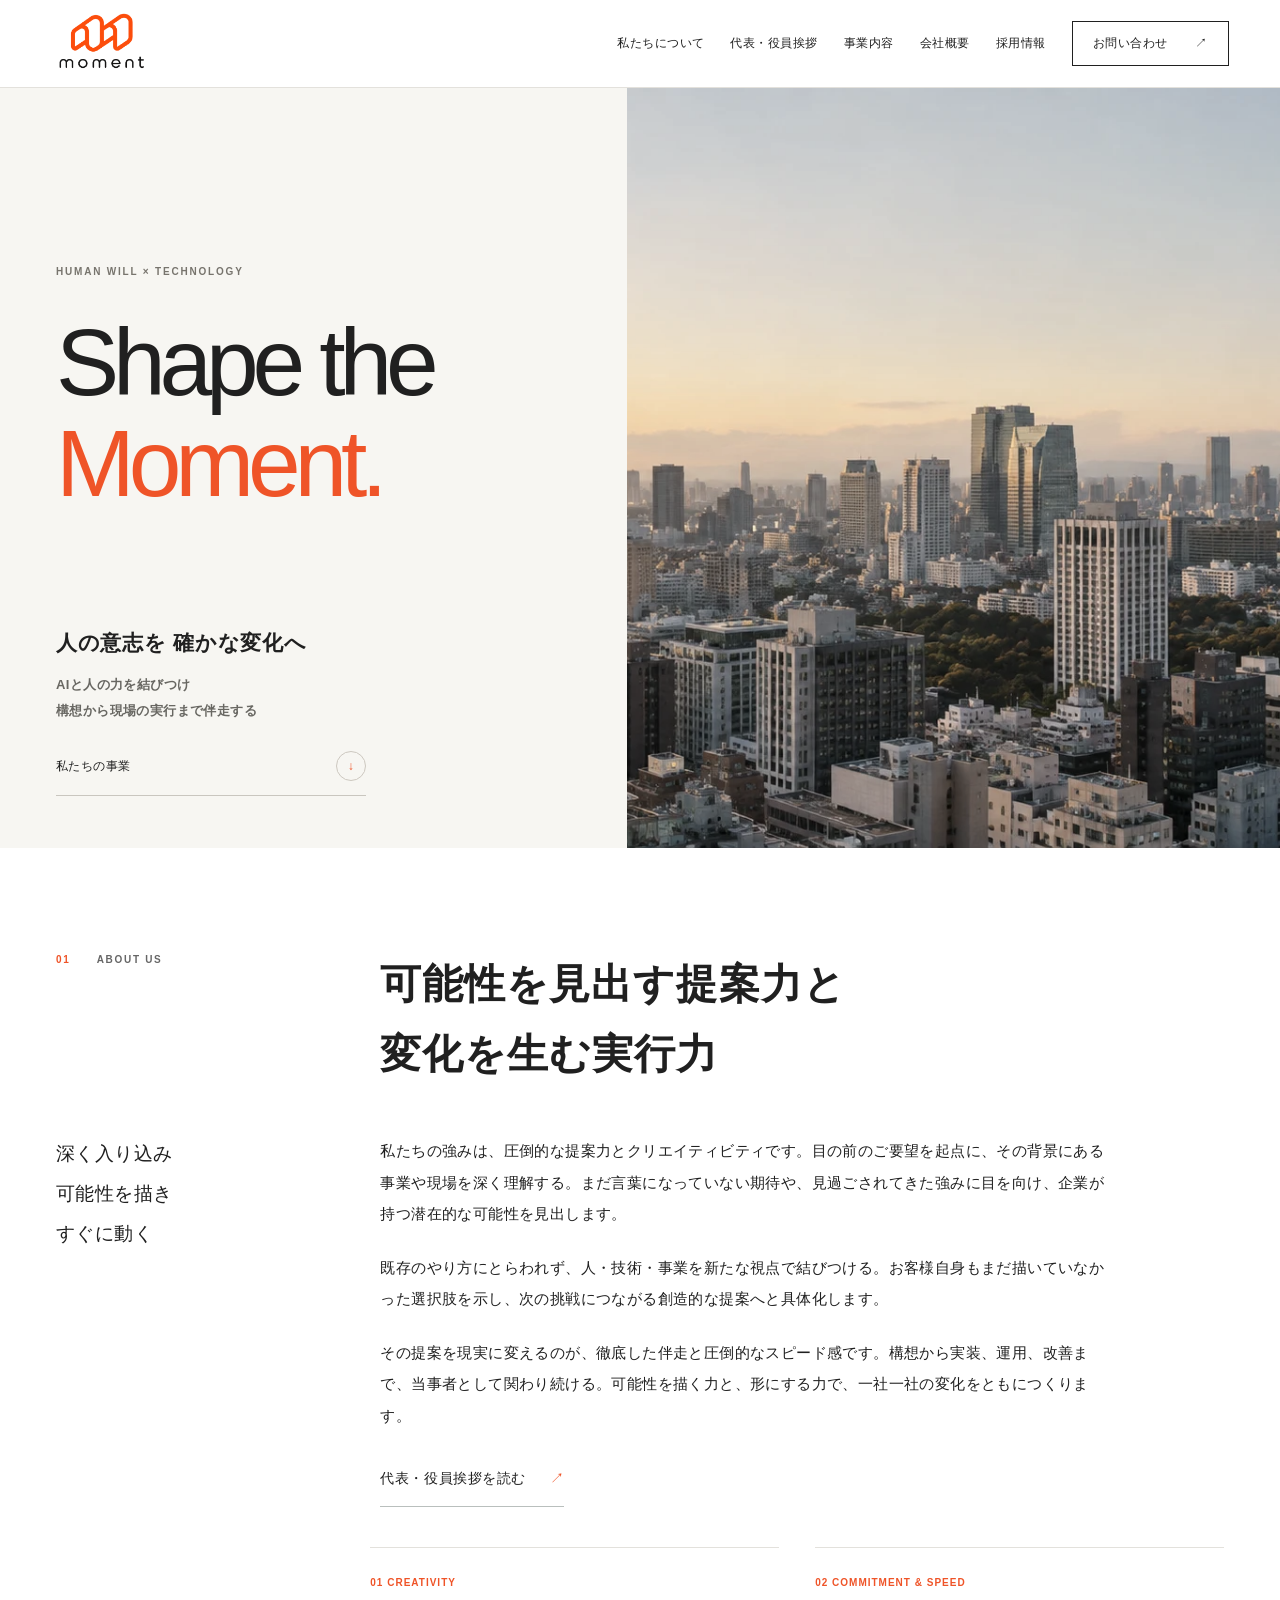
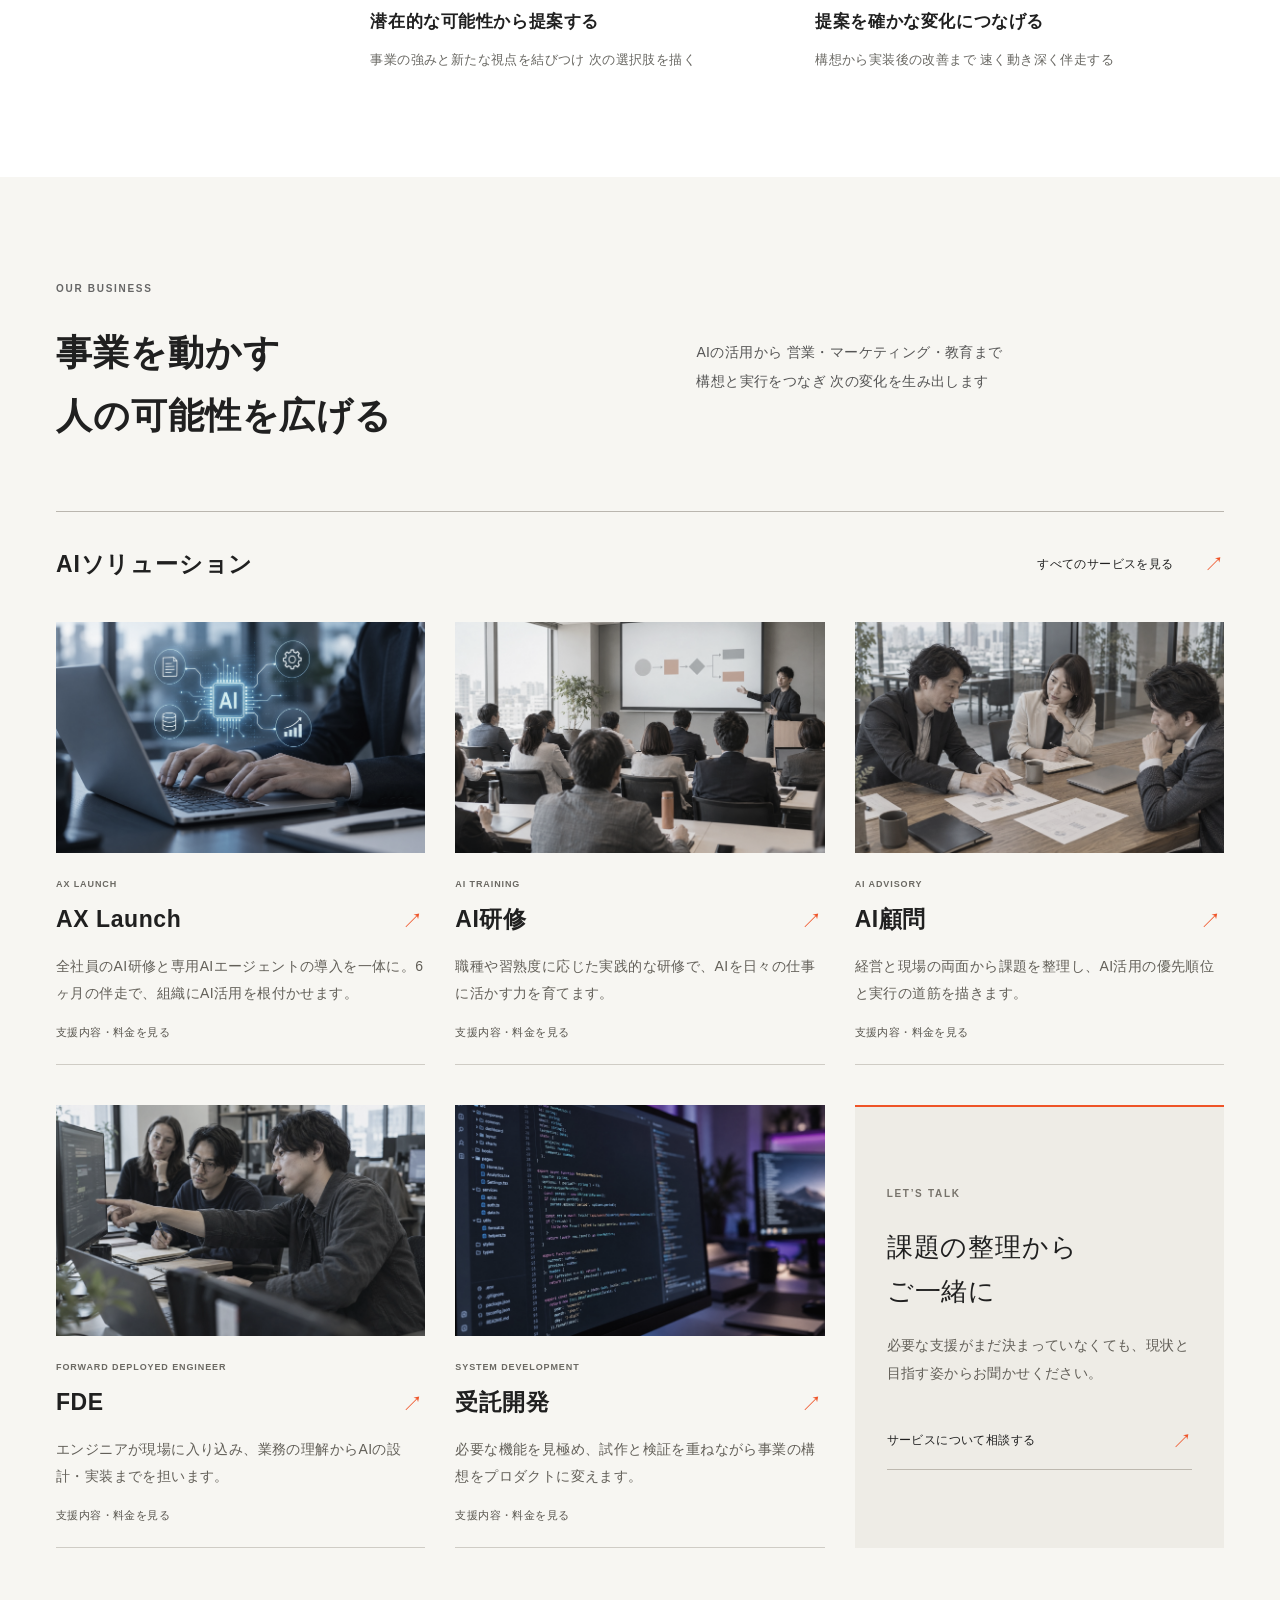
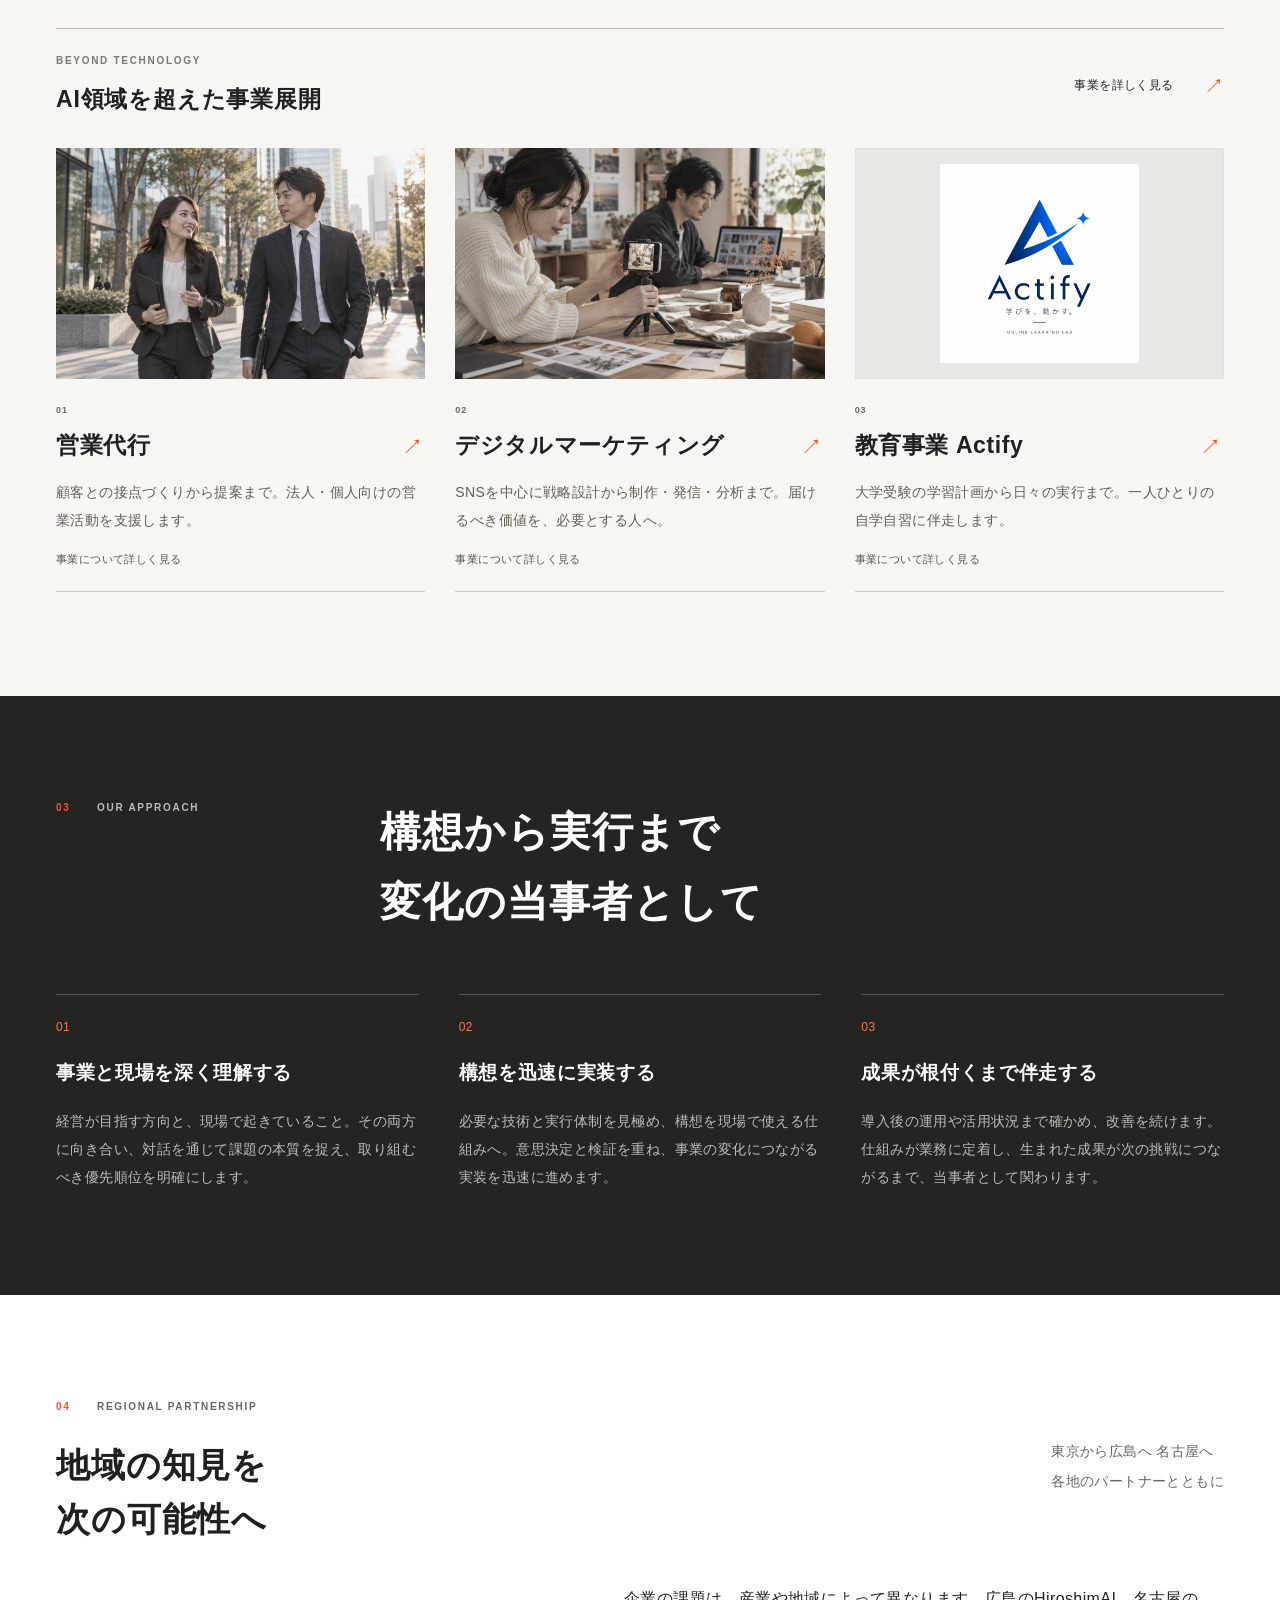
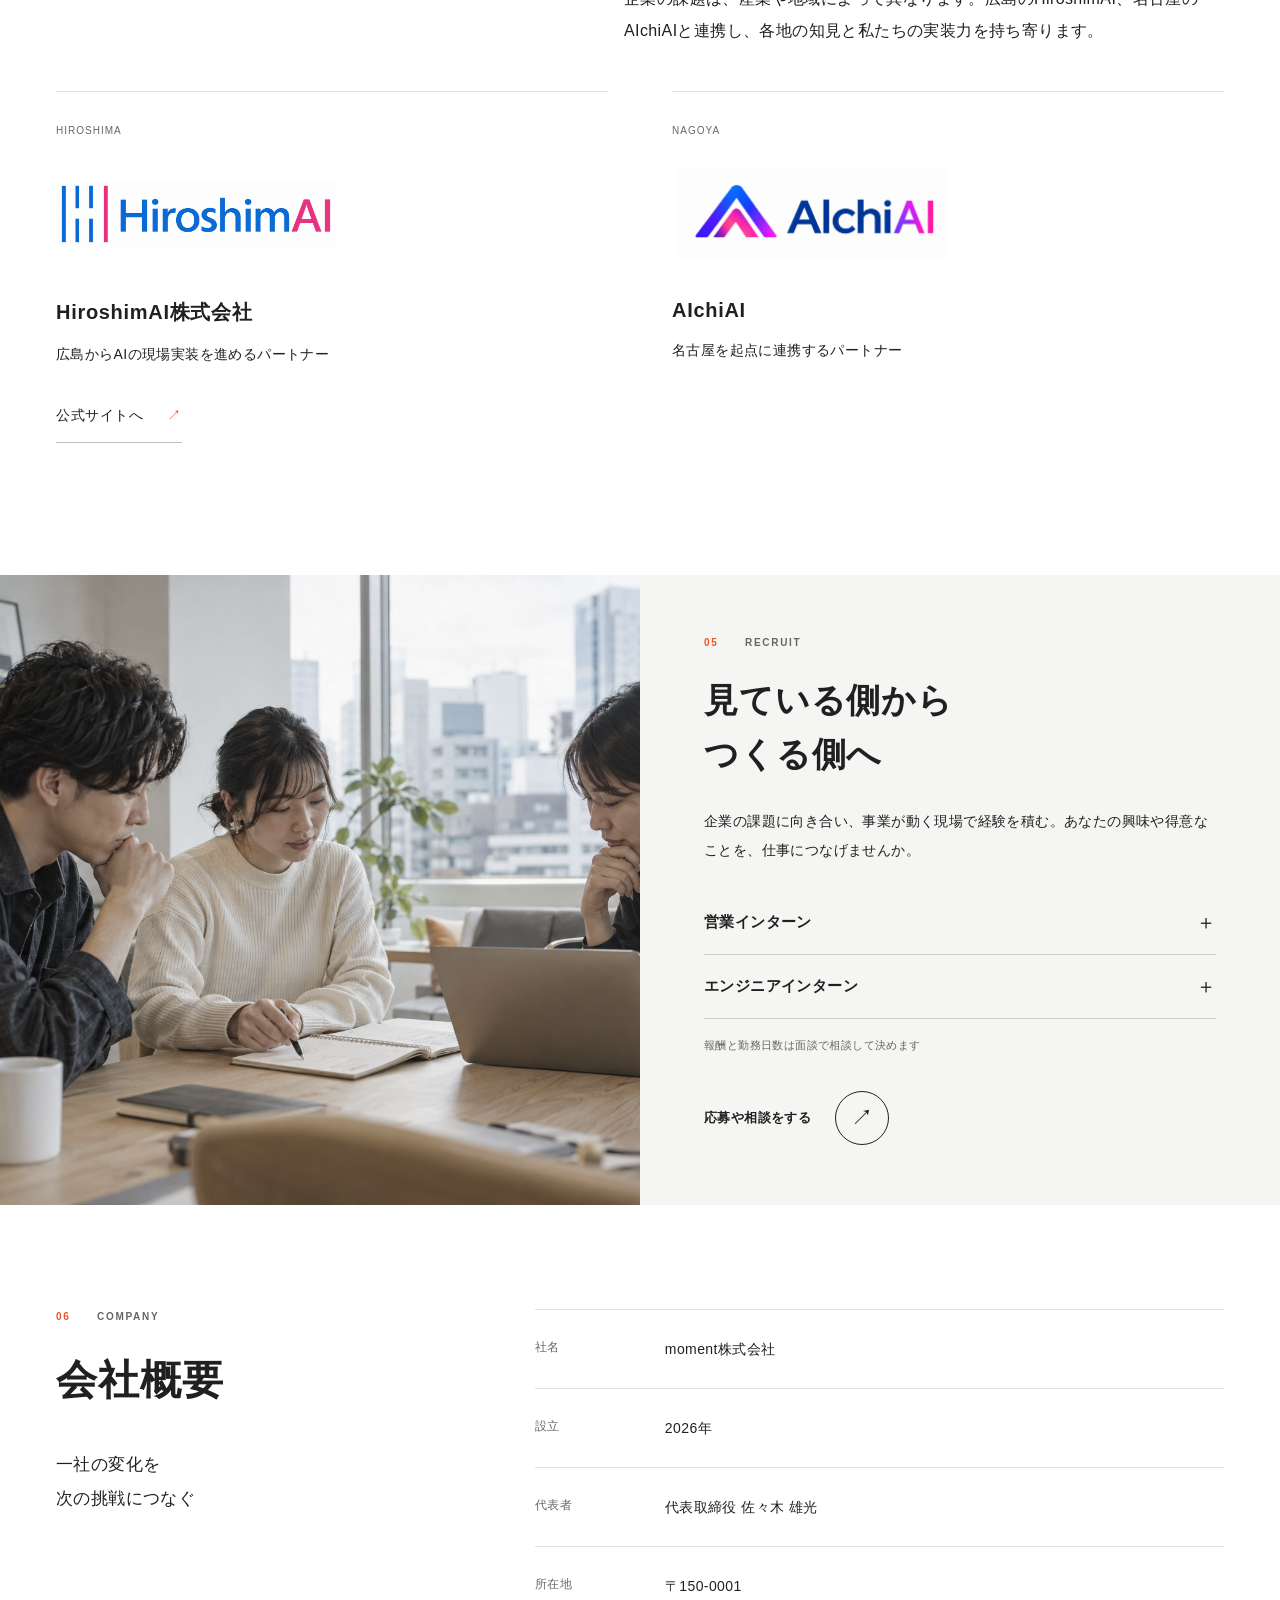
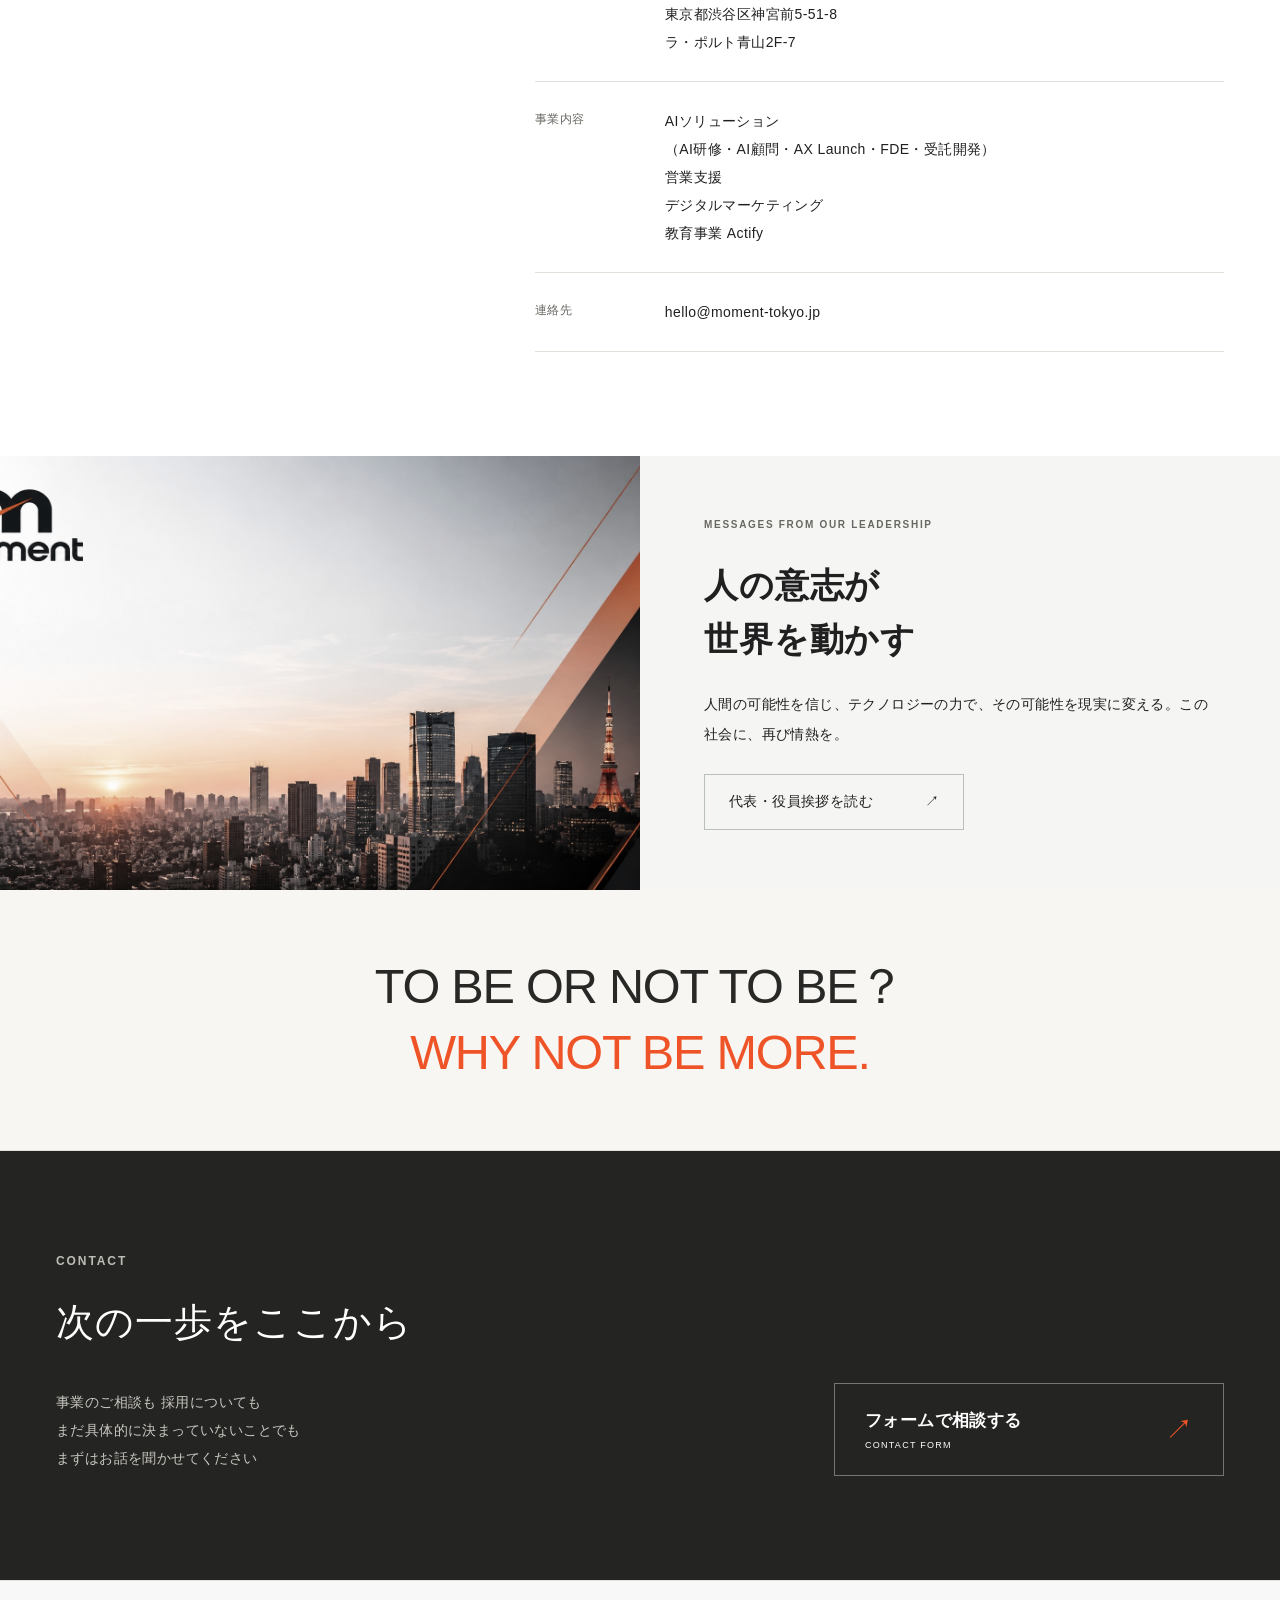
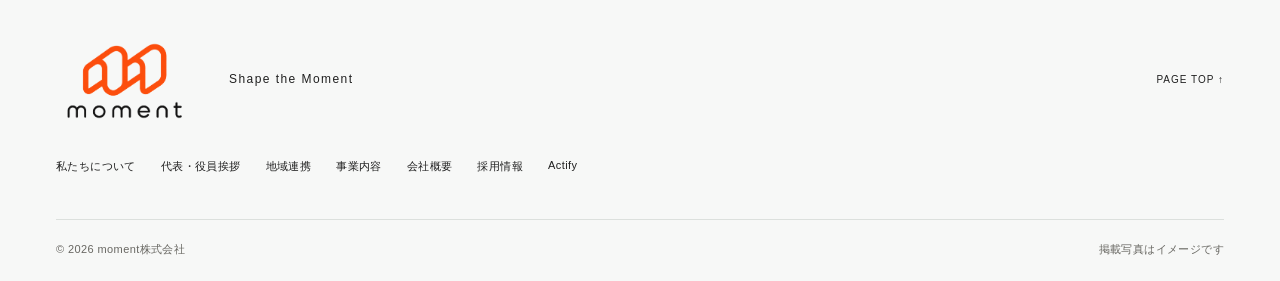
<file: index.html>
<!doctype html><html lang="ja"><head>
<!-- Google tag (gtag.js) -->
<script async src="https://www.googletagmanager.com/gtag/js?id=G-D9J7B8Z6LR"></script>
<script>
  window.dataLayer = window.dataLayer || [];
  function gtag(){dataLayer.push(arguments);}
  gtag('js', new Date());

  gtag('config', 'G-D9J7B8Z6LR');
</script>
<meta charset="utf-8"><meta name="viewport" content="width=device-width, initial-scale=1"><title>moment株式会社 | Shape the Moment</title><meta name="description" content="人の意志とテクノロジーで変化をつくる。momentはAI研修、AI顧問、AX Launch、FDE、受託開発によるAIソリューションを通じて、構想から現場の実行まで徹底して伴走します。"><meta name="theme-color" content="#f45124"><link rel="canonical" href="https://moment-tokyo.jp/"><link rel="icon" type="image/webp" href="/moment-logo-transparent.webp"><meta property="og:type" content="website"><meta property="og:title" content="moment株式会社"><meta property="og:description" content="Shape the Moment 人の意志とテクノロジーで変化をつくる"><meta property="og:url" content="https://moment-tokyo.jp/"><meta property="og:image" content="https://moment-tokyo.jp/moment-skyline-v4.webp"><link rel="stylesheet" href="/moment-redesign.css?v=20261008-shape"><link rel="stylesheet" href="/moment-shape.css?v=20261009-partners2"><script src="/moment-shape.js?v=20261008-solutions" defer></script><link rel="stylesheet" href="/moment-motion.css?v=20261011-all2"><script src="/moment-motion.js?v=20261112" defer></script><link rel="stylesheet" href="/moment-beyond.css?v=20261011"><link rel="stylesheet" href="/moment-brand.css?v=20261013-alpha"><link rel="preload" as="image" href="/moment-logo-transparent.webp"><style>.statement.statement-belief{display:flex;flex-direction:column;align-items:center;gap:.12em;margin-left:0;padding:clamp(28px,5vw,72px) 16px;font-size:clamp(20px,7vw,112px);font-weight:800;line-height:1.15;letter-spacing:-.045em;white-space:nowrap;text-align:center}.statement.statement-belief span:first-child{color:var(--ink)}.statement.statement-belief span:last-child{color:var(--orange)}</style><link rel="stylesheet" href="/moment-corporate.css?v=20261020"><link rel="stylesheet" href="/moment-refined.css?v=20261021b"><script src="/moment-refined.js?v=20261021" defer></script><link rel="stylesheet" href="/moment-polish.css?v=20261112"></head><body id="top" class="polished-home">
<a class="skip" href="#main">本文へ移動</a>
<header class="header"><a class="brand" href="#top" aria-label="moment トップ"><span class="brand-art"><img src="/moment-logo-transparent.webp" alt="moment" width="1460" height="1072"></span></a><nav id="navigation" aria-label="メインナビゲーション"><a href="#about">私たちについて</a><a href="/message.html">代表・役員挨拶</a><a href="#services">事業内容</a><a href="#company">会社概要</a><a href="#careers">採用情報</a><a href="/contact" class="nav-contact">お問い合わせ <span aria-hidden="true">↗</span></a></nav><button class="menu" aria-controls="navigation" aria-expanded="false" aria-label="メニューを開く"><span></span><span></span></button></header>
<main id="main"><section class="editorial-hero"><img src="/moment-skyline-v4.webp" alt="" width="1942" height="809" fetchpriority="high" class="editorial-hero-image"><div class="hero-surface"></div><div class="wrap hero-title"><p class="eyebrow">HUMAN WILL × TECHNOLOGY</p><h1>Shape the<br><span>Moment.</span></h1></div><div class="wrap hero-caption"><div><p class="hero-message">人の意志を 確かな変化へ</p><p class="hero-description">AIと人の力を結びつけ<br>構想から現場の実行まで伴走する</p></div><a href="#services" class="hero-cta">私たちの事業<span aria-hidden="true">↓</span></a></div></section>
<section class="intro section" id="about"><div class="wrap"><div class="section-head"><p class="eyebrow"><span>01</span> ABOUT US</p><h2><span class="focus-line" style="--line-delay:0ms"><span>可能性を見出す提案力と</span></span>
<span class="focus-line" style="--line-delay:150ms"><span>変化を生む実行力</span></span></h2></div><div class="intro-grid"><p class="large-copy"><span class="focus-line" style="--line-delay:0ms"><span>深く入り込み</span></span>
<span class="focus-line" style="--line-delay:150ms"><span>可能性を描き</span></span>
<span class="focus-line" style="--line-delay:300ms"><span>すぐに動く</span></span></p><div class="body-copy"><p>私たちの強みは、圧倒的な提案力とクリエイティビティです。目の前のご要望を起点に、その背景にある事業や現場を深く理解する。まだ言葉になっていない期待や、見過ごされてきた強みに目を向け、企業が持つ潜在的な可能性を見出します。</p><p>既存のやり方にとらわれず、人・技術・事業を新たな視点で結びつける。お客様自身もまだ描いていなかった選択肢を示し、次の挑戦につながる創造的な提案へと具体化します。</p><p>その提案を現実に変えるのが、徹底した伴走と圧倒的なスピード感です。構想から実装、運用、改善まで、当事者として関わり続ける。可能性を描く力と、形にする力で、一社一社の変化をともにつくります。</p><a class="text-link" href="/message.html">代表・役員挨拶を読む <span aria-hidden="true">↗</span></a></div></div><div class="about-promises"><div><span>01 CREATIVITY</span><h3>潜在的な可能性から提案する</h3><p>事業の強みと新たな視点を結びつけ 次の選択肢を描く</p></div><div><span>02 COMMITMENT &amp; SPEED</span><h3>提案を確かな変化につなげる</h3><p>構想から実装後の改善まで 速く動き深く伴走する</p></div></div></div></section>

<section class="business-overview section" id="services"><div class="wrap"><div class="editorial-heading"><div><p class="eyebrow">OUR BUSINESS</p><h2>事業を動かす<br>人の可能性を広げる</h2></div><p>AIの活用から 営業・マーケティング・教育まで<br>構想と実行をつなぎ 次の変化を生み出します</p></div><div class="business-group-title"><h3>AIソリューション</h3><a href="/solutions" class="arrow-link">すべてのサービスを見る<span aria-hidden="true">↗</span></a></div><div class="business-card-grid"><article class="business-card" id="ax-launch"><a href="/ax-launch"><figure><img src="/ax-launch-ai.jpg" width="1536" height="1024" alt="AIによる業務連携のイメージ" loading="lazy"></figure><div class="business-card-copy"><p class="eyebrow">AX LAUNCH</p><div class="card-title"><h3>AX Launch</h3><span class="circle-arrow" aria-hidden="true">↗</span></div><p>全社員のAI研修と専用AIエージェントの導入を一体に。6ヶ月の伴走で、組織にAI活用を根付かせます。</p><span class="card-more">支援内容・料金を見る</span></div></a></article><article class="business-card" id="training"><a href="/solutions#training"><figure><img src="/ai-training-seminar.jpg" alt="集団に向けてAI活用セミナーを行う講師のイメージ" width="1536" height="1024" loading="lazy"></figure><div class="business-card-copy"><p class="eyebrow">AI TRAINING</p><div class="card-title"><h3>AI研修</h3><span class="circle-arrow" aria-hidden="true">↗</span></div><p>職種や習熟度に応じた実践的な研修で、AIを日々の仕事に活かす力を育てます。</p><span class="card-more">支援内容・料金を見る</span></div></a></article><article class="business-card" id="advisory"><a href="/solutions#advisory"><figure><img src="/ai-advisory-dialogue.jpg" alt="事業課題とAI活用の方針を話し合うイメージ" loading="lazy" width="1536" height="1024"></figure><div class="business-card-copy"><p class="eyebrow">AI ADVISORY</p><div class="card-title"><h3>AI顧問</h3><span class="circle-arrow" aria-hidden="true">↗</span></div><p>経営と現場の両面から課題を整理し、AI活用の優先順位と実行の道筋を描きます。</p><span class="card-more">支援内容・料金を見る</span></div></a></article><article class="business-card" id="fde"><a href="/solutions#fde"><figure><img src="/fde-onsite-engineering.jpg" alt="エンジニアが現場の担当者と画面を確認し実装を進めるイメージ" loading="lazy" width="1536" height="1024"></figure><div class="business-card-copy"><p class="eyebrow">FORWARD DEPLOYED ENGINEER</p><div class="card-title"><h3>FDE</h3><span class="circle-arrow" aria-hidden="true">↗</span></div><p>エンジニアが現場に入り込み、業務の理解からAIの設計・実装までを担います。</p><span class="card-more">支援内容・料金を見る</span></div></a></article><article class="business-card" id="development"><a href="/solutions#development"><figure><img src="/development-code.jpg" alt="コードを表示したシステム開発画面のイメージ" width="1536" height="1024" loading="lazy"></figure><div class="business-card-copy"><p class="eyebrow">SYSTEM DEVELOPMENT</p><div class="card-title"><h3>受託開発</h3><span class="circle-arrow" aria-hidden="true">↗</span></div><p>必要な機能を見極め、試作と検証を重ねながら事業の構想をプロダクトに変えます。</p><span class="card-more">支援内容・料金を見る</span></div></a></article><article class="business-consult"><p class="eyebrow">LET’S TALK</p><h3>課題の整理から<br>ご一緒に</h3><p>必要な支援がまだ決まっていなくても、現状と目指す姿からお聞かせください。</p><a href="/contact" class="arrow-link">サービスについて相談する <span aria-hidden="true">↗</span></a></article></div><div class="beyond-overview" id="beyond"><div class="business-group-title"><div><p class="eyebrow">BEYOND TECHNOLOGY</p><h3>AI領域を超えた事業展開</h3></div><a href="/business" class="arrow-link">事業を詳しく見る<span aria-hidden="true">↗</span></a></div><div class="beyond-overview-grid"><article class="business-card" id="sales"><a href="/business#sales"><figure class=""><img src="/beyond-sales.jpg" width="1536" height="1024" loading="lazy" alt="屋外で商談先へ向かうビジネスパートナーのイメージ"></figure><div class="business-card-copy"><p class="eyebrow">01</p><div class="card-title"><h3>営業代行</h3><span class="circle-arrow" aria-hidden="true">↗</span></div><p>顧客との接点づくりから提案まで。法人・個人向けの営業活動を支援します。</p><span class="card-more">事業について詳しく見る</span></div></a></article><article class="business-card" id="digital-marketing"><a href="/business#digital-marketing"><figure class=""><img src="/beyond-marketing.jpg" width="1536" height="1024" loading="lazy" alt="SNSコンテンツを企画し撮影するチームのイメージ"></figure><div class="business-card-copy"><p class="eyebrow">02</p><div class="card-title"><h3>デジタルマーケティング</h3><span class="circle-arrow" aria-hidden="true">↗</span></div><p>SNSを中心に戦略設計から制作・発信・分析まで。届けるべき価値を、必要とする人へ。</p><span class="card-more">事業について詳しく見る</span></div></a></article><article class="business-card" id="actify"><a href="/business#actify"><figure class="logo-figure"><img src="/beyond-actify.jpg" width="1536" height="1024" loading="lazy" alt="Actify 学びを動かす"></figure><div class="business-card-copy"><p class="eyebrow">03</p><div class="card-title"><h3>教育事業 Actify</h3><span class="circle-arrow" aria-hidden="true">↗</span></div><p>大学受験の学習計画から日々の実行まで。一人ひとりの自学自習に伴走します。</p><span class="card-more">事業について詳しく見る</span></div></a></article></div></div></div></section>
<section class="approach section" id="approach"><div class="wrap"><div class="section-head"><p class="eyebrow"><span>03</span> OUR APPROACH</p><h2><span class="focus-line" style="--line-delay:0ms"><span>構想から実行まで</span></span>
<span class="focus-line" style="--line-delay:150ms"><span>変化の当事者として</span></span></h2></div><div class="approach-grid"><article><span>01</span><h3>事業と現場を深く理解する</h3><p>経営が目指す方向と、現場で起きていること。その両方に向き合い、対話を通じて課題の本質を捉え、取り組むべき優先順位を明確にします。</p></article><article><span>02</span><h3>構想を迅速に実装する</h3><p>必要な技術と実行体制を見極め、構想を現場で使える仕組みへ。意思決定と検証を重ね、事業の変化につながる実装を迅速に進めます。</p></article><article><span>03</span><h3>成果が根付くまで伴走する</h3><p>導入後の運用や活用状況まで確かめ、改善を続けます。仕組みが業務に定着し、生まれた成果が次の挑戦につながるまで、当事者として関わります。</p></article></div></div></section>
<section class="regional section" id="regional"><div class="wrap"><div class="section-head split-head"><div><p class="eyebrow"><span>04</span> REGIONAL PARTNERSHIP</p><h2>地域の知見を<br>次の可能性へ</h2></div><p>東京から広島へ 名古屋へ<br>各地のパートナーとともに</p></div><div class="regional-copy"><p>企業の課題は、産業や地域によって異なります。広島のHiroshimAI、名古屋のAIchiAIと連携し、各地の知見と私たちの実装力を持ち寄ります。</p></div><div class="partners"><article><span>HIROSHIMA</span><div class="partner-logo"><img src="/hiroshimai-logo.png" alt="HiroshimAI" loading="lazy"></div><h3>HiroshimAI株式会社</h3><p>広島からAIの現場実装を進めるパートナー</p><a class="text-link" href="https://hiroshimai.co.jp/">公式サイトへ <span aria-hidden="true">↗</span></a></article><article><span>NAGOYA</span><div class="partner-logo"><img src="/aichiai-white.jpg" alt="AIchiAI" loading="lazy"></div><h3>AIchiAI</h3><p>名古屋を起点に連携するパートナー</p></article></div></div></section>
<section class="recruit" id="careers"><figure><img src="/moment-team.jpg" width="1536" height="1024" alt="テーブルを囲んで学び合う若手メンバーのイメージ" loading="lazy"></figure><div class="recruit-copy"><p class="eyebrow"><span>05</span> RECRUIT</p><h2>見ている側から<br>つくる側へ</h2><p>企業の課題に向き合い、事業が動く現場で経験を積む。あなたの興味や得意なことを、仕事につなげませんか。</p><div class="roles"><details><summary>営業インターン<span aria-hidden="true">＋</span></summary><p>法人向けアウトバウンド営業を担当。テレアポやイベント営業などで顧客との接点をつくり、先輩の商談にも同席します。</p></details><details><summary>エンジニアインターン<span aria-hidden="true">＋</span></summary><p>案件の初期段階から、課題の理解や設計・開発に関わります。リモートでの参加も可能です。</p></details></div><p class="small">報酬と勤務日数は面談で相談して決めます</p><a class="round-link" href="mailto:hello@moment-tokyo.jp?subject=学生インターンについて"><span>応募や相談をする</span><b aria-hidden="true">↗</b></a></div></section>
<section class="company section" id="company"><div class="wrap company-grid"><div class="section-head"><p class="eyebrow"><span>06</span> COMPANY</p><h2>会社概要</h2><p class="company-note">一社の変化を<br>次の挑戦につなぐ</p></div><dl><div><dt>社名</dt><dd>moment株式会社</dd></div><div><dt>設立</dt><dd>2026年</dd></div><div><dt>代表者</dt><dd>代表取締役 佐々木 雄光</dd></div><div><dt>所在地</dt><dd>〒150-0001<br>東京都渋谷区神宮前5-51-8<br>ラ・ポルト青山2F-7</dd></div><div><dt>事業内容</dt><dd>AIソリューション<br>（AI研修・AI顧問・AX Launch・FDE・受託開発）<br>営業支援<br>デジタルマーケティング<br>教育事業 Actify</dd></div><div><dt>連絡先</dt><dd><a href="mailto:hello@moment-tokyo.jp">hello@moment-tokyo.jp</a></dd></div></dl></div></section>
<section class="message-teaser reveal" id="representative"><div class="message-teaser-photo"><img src="/moment-city.jpg" alt="東京の街並み" loading="lazy"></div><div class="message-teaser-copy"><p class="eyebrow">MESSAGES FROM OUR LEADERSHIP</p><h2>人の意志が<br>世界を動かす</h2><p>人間の可能性を信じ、テクノロジーの力で、その可能性を現実に変える。この社会に、再び情熱を。</p><a class="pill-link" href="/message.html">代表・役員挨拶を読む <span>↗</span></a></div></section><div class="statement statement-belief"><span>TO BE OR NOT TO BE？</span><span>WHY NOT BE MORE.</span></div><section class="contact section" id="contact"><div class="wrap"><p class="eyebrow">CONTACT</p><h2>次の一歩を<br>ここから</h2><div class="contact-bottom"><p>事業のご相談も 採用についても<br>まだ具体的に決まっていないことでも<br>まずはお話を聞かせてください</p><a href="/contact" class="contact-link"><span>フォームで相談する<small>CONTACT FORM</small></span><b aria-hidden="true">↗</b></a></div></div></section></main>
<footer><div class="wrap"><div class="footer-top"><a href="#top" aria-label="moment トップ"><span class="brand-art"><img src="/moment-logo-transparent.webp" alt="moment" width="1460" height="1072"></span></a><p>Shape the Moment</p><a href="#top" class="back-top">PAGE TOP ↑</a></div><nav aria-label="フッター"><a href="#about">私たちについて</a><a href="/message.html">代表・役員挨拶</a><a href="#regional">地域連携</a><a href="#services">事業内容</a><a href="#company">会社概要</a><a href="#careers">採用情報</a><a href="https://actify.moment-tokyo.jp/">Actify</a></nav><div class="footer-bottom"><small>© 2026 moment株式会社</small><small>掲載写真はイメージです</small></div></div></footer>
<script src="/moment-logo-intro.js?v=20261013-alpha" defer></script></body></html>
</file>
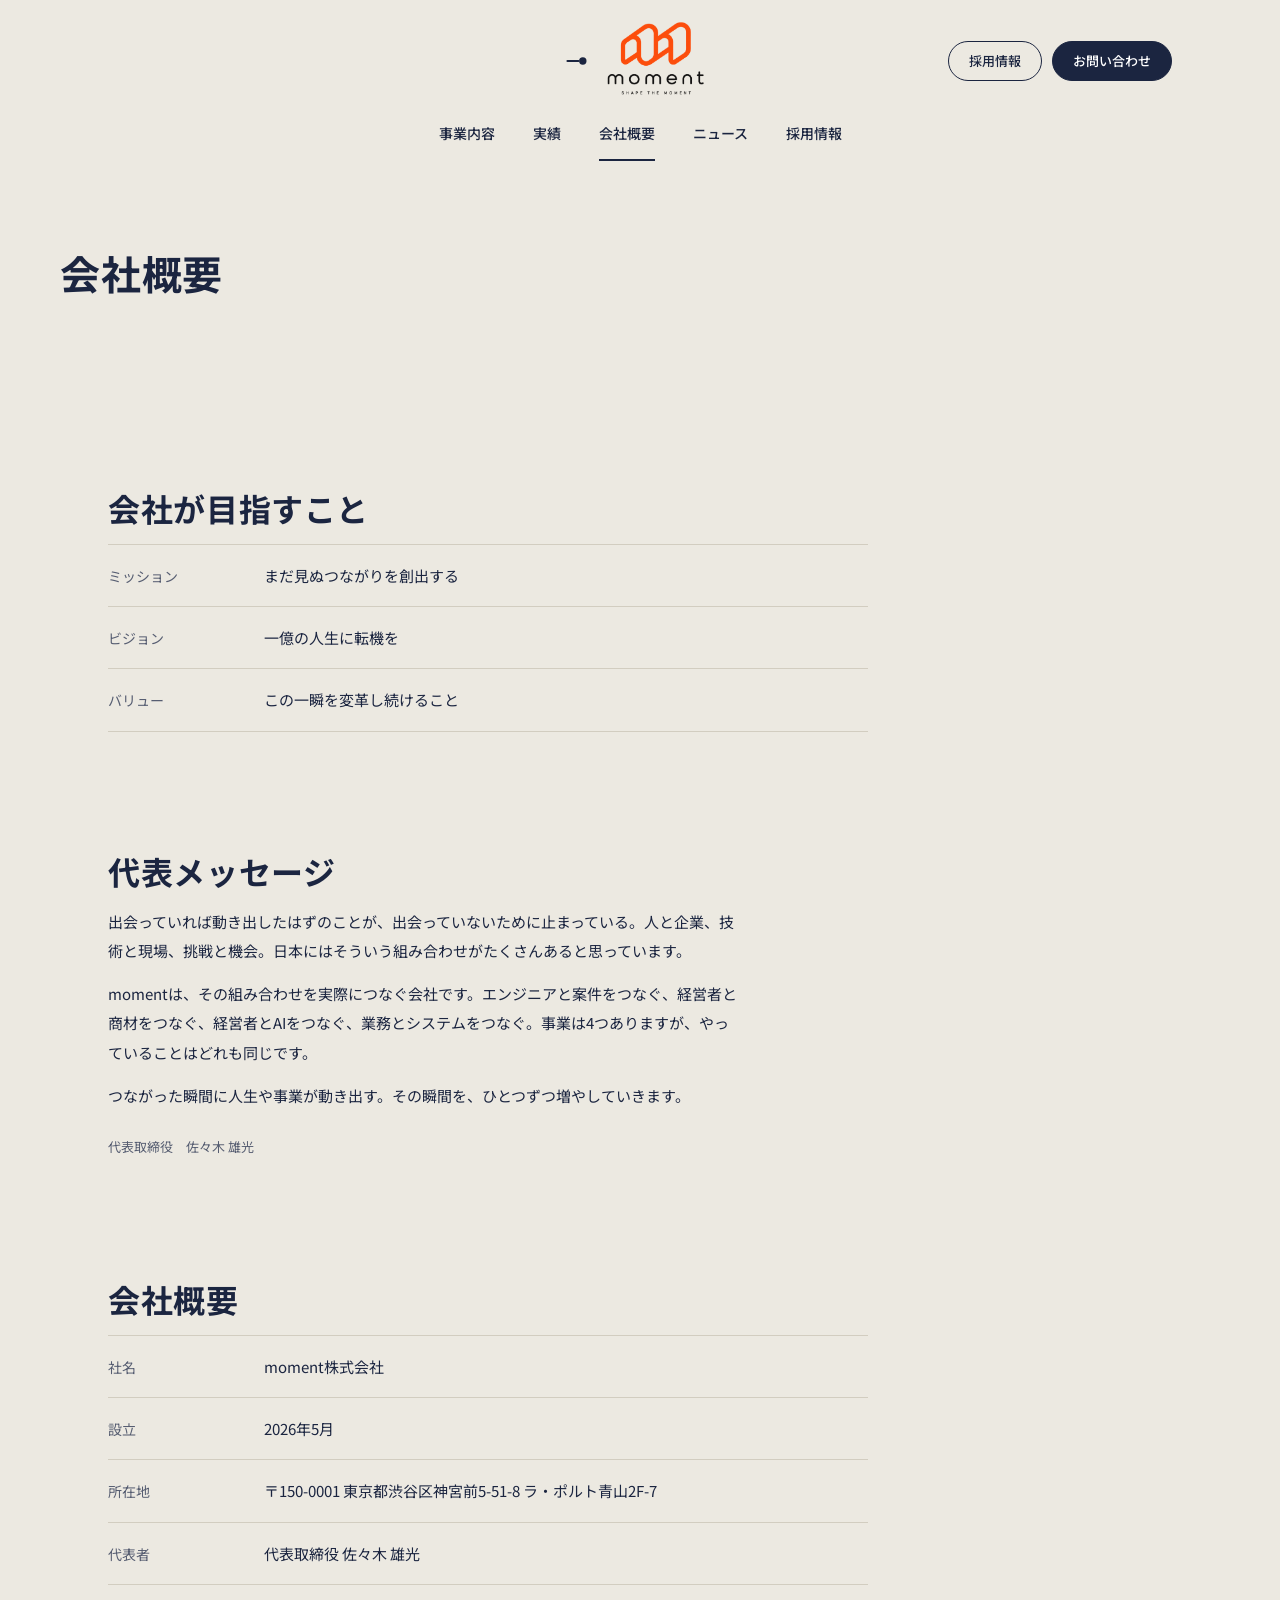
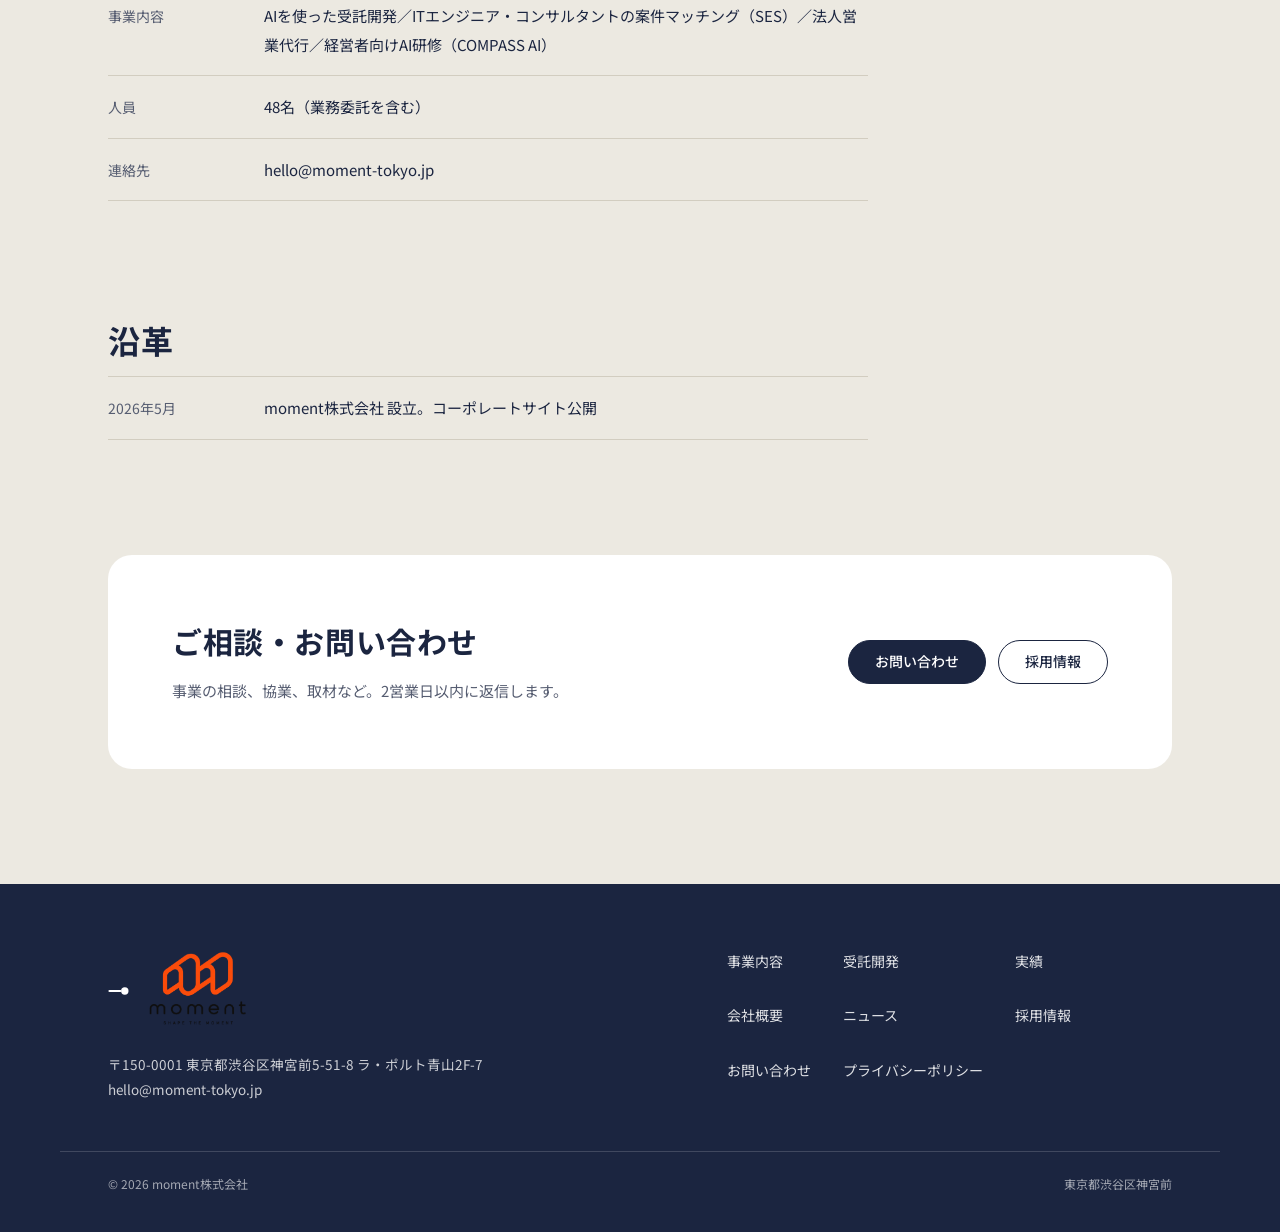
<file: about.html>
<!DOCTYPE html>
<html lang="ja">
<head>
<!-- Google tag (gtag.js) -->
<script async src="https://www.googletagmanager.com/gtag/js?id=G-D9J7B8Z6LR"></script>
<script>
  window.dataLayer = window.dataLayer || [];
  function gtag(){dataLayer.push(arguments);}
  gtag('js', new Date());

  gtag('config', 'G-D9J7B8Z6LR');
</script>
<meta charset="UTF-8">
<meta name="viewport" content="width=device-width, initial-scale=1">
<title>会社概要｜moment株式会社</title>
<meta name="description" content="moment株式会社の会社概要。2026年5月設立、東京都渋谷区神宮前。代表取締役 佐々木雄光。受託開発・SES・営業代行・AI法人研修。">
<link rel="canonical" href="https://moment-tokyo.jp/about.html">
<meta property="og:type" content="website">
<meta property="og:site_name" content="moment株式会社">
<meta property="og:title" content="会社概要｜moment株式会社">
<meta property="og:description" content="moment株式会社の会社概要。2026年5月設立、東京都渋谷区神宮前。代表取締役 佐々木雄光。受託開発・SES・営業代行・AI法人研修。">
<meta property="og:url" content="https://moment-tokyo.jp/about.html">
<meta property="og:image" content="https://moment-tokyo.jp/assets/img/ogp.png">
<meta name="twitter:card" content="summary_large_image">
<link rel="icon" href='data:image/svg+xml,<svg xmlns="http://www.w3.org/2000/svg" viewBox="0 0 32 32"><rect width="32" height="32" rx="6" fill="%23ECE9E1"/><path d="M6 16h13" stroke="%231B2540" stroke-width="3" stroke-linecap="round"/><circle cx="23.5" cy="16" r="4.5" fill="%231B2540"/></svg>'>
<link rel="preconnect" href="https://fonts.googleapis.com">
<link rel="preconnect" href="https://fonts.gstatic.com" crossorigin>
<link rel="preload" as="style" href="https://fonts.googleapis.com/css2?family=Noto+Sans+JP:wght@400;500;700&family=Zen+Old+Mincho&display=swap">
<link rel="stylesheet" href="https://fonts.googleapis.com/css2?family=Noto+Sans+JP:wght@400;500;700&family=Zen+Old+Mincho&display=swap">
<link rel="stylesheet" href="assets/style.css">
<script>document.documentElement.className+=" js";</script>

<script type="application/ld+json">{"@context": "https://schema.org", "@graph": [{"@type": "Organization", "@id": "https://moment-tokyo.jp/#organization", "name": "moment株式会社", "alternateName": "moment", "url": "https://moment-tokyo.jp/", "logo": "https://moment-tokyo.jp/moment-logo-transparent.webp", "image": "https://moment-tokyo.jp/assets/img/ogp.png", "email": "hello@moment-tokyo.jp", "foundingDate": "2026-05", "founder": {"@type": "Person", "name": "佐々木 雄光", "jobTitle": "代表取締役"}, "numberOfEmployees": {"@type": "QuantitativeValue", "value": 48}, "address": {"@type": "PostalAddress", "postalCode": "150-0001", "addressCountry": "JP", "addressRegion": "東京都", "addressLocality": "渋谷区", "streetAddress": "神宮前5-51-8 ラ・ポルト青山2F-7"}, "description": "東京・渋谷区神宮前の会社。AIを使った受託開発、ITエンジニア・コンサルタントの案件マッチング（SES）、法人営業代行、経営者向けAI研修（COMPASS AI）の4つの事業を行う。", "knowsAbout": ["AI受託開発", "生成AI", "SES", "ITコンサルタント紹介", "法人営業代行", "AI研修"], "contactPoint": {"@type": "ContactPoint", "contactType": "customer support", "email": "hello@moment-tokyo.jp", "url": "https://moment-tokyo.jp/contact.html", "availableLanguage": "ja"}}, {"@type": "AboutPage", "@id": "https://moment-tokyo.jp/about.html#webpage", "url": "https://moment-tokyo.jp/about.html", "name": "会社概要｜moment株式会社", "inLanguage": "ja", "isPartOf": {"@id": "https://moment-tokyo.jp/#website"}, "about": {"@id": "https://moment-tokyo.jp/#organization"}, "breadcrumb": {"@type": "BreadcrumbList", "itemListElement": [{"@type": "ListItem", "position": 1, "name": "トップ", "item": "https://moment-tokyo.jp/"}, {"@type": "ListItem", "position": 2, "name": "会社概要", "item": "https://moment-tokyo.jp/about.html"}]}}]}</script>
<link rel="stylesheet" href="/moment-brand.css?v=20261013-alpha"></head>
<body class="">
<div class="ornament ornament--l" aria-hidden="true"></div>
<div class="ornament ornament--r" aria-hidden="true"></div>
<header class="site-header">
  <div class="header-inner">
    <a class="brand" href="index.html" aria-label="moment株式会社 トップページ">
      <svg viewBox="0 0 22 22" aria-hidden="true"><path d="M1.5 11h11" stroke="currentColor" stroke-width="2.2" stroke-linecap="round"/><circle cx="16.8" cy="11" r="3.7" fill="currentColor"/></svg>
      <img src="/moment-logo-transparent.webp" width="554" height="410" alt="moment">
    </a>
    <div class="header-actions">
      <a class="btn btn--ghost" href="careers.html">採用情報</a>
      <a class="btn btn--solid" href="contact.html">お問い合わせ</a>
      <button class="menu-btn" type="button" aria-expanded="false" aria-label="メニューを開く" aria-controls="site-nav"><span></span></button>
    </div>
    <nav class="site-nav" id="site-nav" aria-label="サイト内">
      <a href="services.html">事業内容</a>
      <a href="works.html">実績</a>
      <a href="about.html">会社概要</a>
      <a href="news.html">ニュース</a>
      <a href="careers.html">採用情報</a>
    </nav>
  </div>
</header>

<div class="container page-head">
  <h1>会社概要</h1>
</div>

<section class="section">
  <div class="container">
    <h2 class="section-title">会社が目指すこと</h2>
    <dl class="co-table">
      <div><dt>ミッション</dt><dd>まだ見ぬつながりを創出する</dd></div>
      <div><dt>ビジョン</dt><dd>一億の人生に転機を</dd></div>
      <div><dt>バリュー</dt><dd>この一瞬を変革し続けること</dd></div>
    </dl>
  </div>
</section>

<section class="section">
  <div class="container">
    <h2 class="section-title">代表メッセージ</h2>
    <div class="prose">
      <!-- 代表本人の言葉に差し替えてください。ここは現行サイトの文章を平易に直したものです。 -->
      <p>出会っていれば動き出したはずのことが、出会っていないために止まっている。人と企業、技術と現場、挑戦と機会。日本にはそういう組み合わせがたくさんあると思っています。</p>
      <p>momentは、その組み合わせを実際につなぐ会社です。エンジニアと案件をつなぐ、経営者と商材をつなぐ、経営者とAIをつなぐ、業務とシステムをつなぐ。事業は4つありますが、やっていることはどれも同じです。</p>
      <p>つながった瞬間に人生や事業が動き出す。その瞬間を、ひとつずつ増やしていきます。</p>
      <p class="small muted" style="margin-top:24px">代表取締役　佐々木 雄光</p>
    </div>
  </div>
</section>

<section class="section">
  <div class="container">
    <h2 class="section-title">会社概要</h2>
    <dl class="co-table">
      <div><dt>社名</dt><dd>moment株式会社</dd></div>
      <div><dt>設立</dt><dd>2026年5月</dd></div>
      <div><dt>所在地</dt><dd>〒150-0001 東京都渋谷区神宮前5-51-8 ラ・ポルト青山2F-7</dd></div>
      <div><dt>代表者</dt><dd>代表取締役 佐々木 雄光</dd></div>
      <div><dt>事業内容</dt><dd>AIを使った受託開発／ITエンジニア・コンサルタントの案件マッチング（SES）／法人営業代行／経営者向けAI研修（COMPASS AI）</dd></div>
      <div><dt>人員</dt><dd>48名（業務委託を含む）</dd></div>
      <div><dt>連絡先</dt><dd><a href="mailto:hello@moment-tokyo.jp">hello@moment-tokyo.jp</a></dd></div>
    </dl>
  </div>
</section>

<section class="section">
  <div class="container">
    <h2 class="section-title">沿革</h2>
    <dl class="co-table">
      <div><dt>2026年5月</dt><dd>moment株式会社 設立。コーポレートサイト公開</dd></div>
    </dl>
  </div>
</section>

<section class="section">
  <div class="container">
    <div class="contact-card">
      <div>
        <h2>ご相談・お問い合わせ</h2>
        <p>事業の相談、協業、取材など。2営業日以内に返信します。</p>
      </div>
      <div class="btn-row">
        <a class="btn btn--solid" href="contact.html">お問い合わせ</a>
        <a class="btn" href="careers.html">採用情報</a>
      </div>
    </div>
  </div>
</section>
<footer class="site-footer">
  <div class="container footer-inner">
    <div>
      <a class="brand" href="index.html">
        <svg viewBox="0 0 22 22" aria-hidden="true"><path d="M1.5 11h11" stroke="currentColor" stroke-width="2.2" stroke-linecap="round"/><circle cx="16.8" cy="11" r="3.7" fill="currentColor"/></svg>
        <img src="/moment-logo-transparent.webp" width="554" height="410" alt="moment">
      </a>
      <p class="footer-addr">〒150-0001 東京都渋谷区神宮前5-51-8 ラ・ポルト青山2F-7<br><a href="mailto:hello@moment-tokyo.jp">hello@moment-tokyo.jp</a></p>
    </div>
    <nav class="footer-nav" aria-label="フッター">
      <a href="services.html">事業内容</a>
      <a href="development.html">受託開発</a>
      <a href="works.html">実績</a>
      <a href="about.html">会社概要</a>
      <a href="news.html">ニュース</a>
      <a href="careers.html">採用情報</a>
      <a href="contact.html">お問い合わせ</a>
      <a href="privacy.html">プライバシーポリシー</a>
    </nav>
  </div>
  <div class="container footer-bottom">
    <span>© 2026 moment株式会社</span>
    <span>東京都渋谷区神宮前</span>
  </div>
</footer>
<script src="assets/site.js" defer></script>
</body>
</html>
</file>
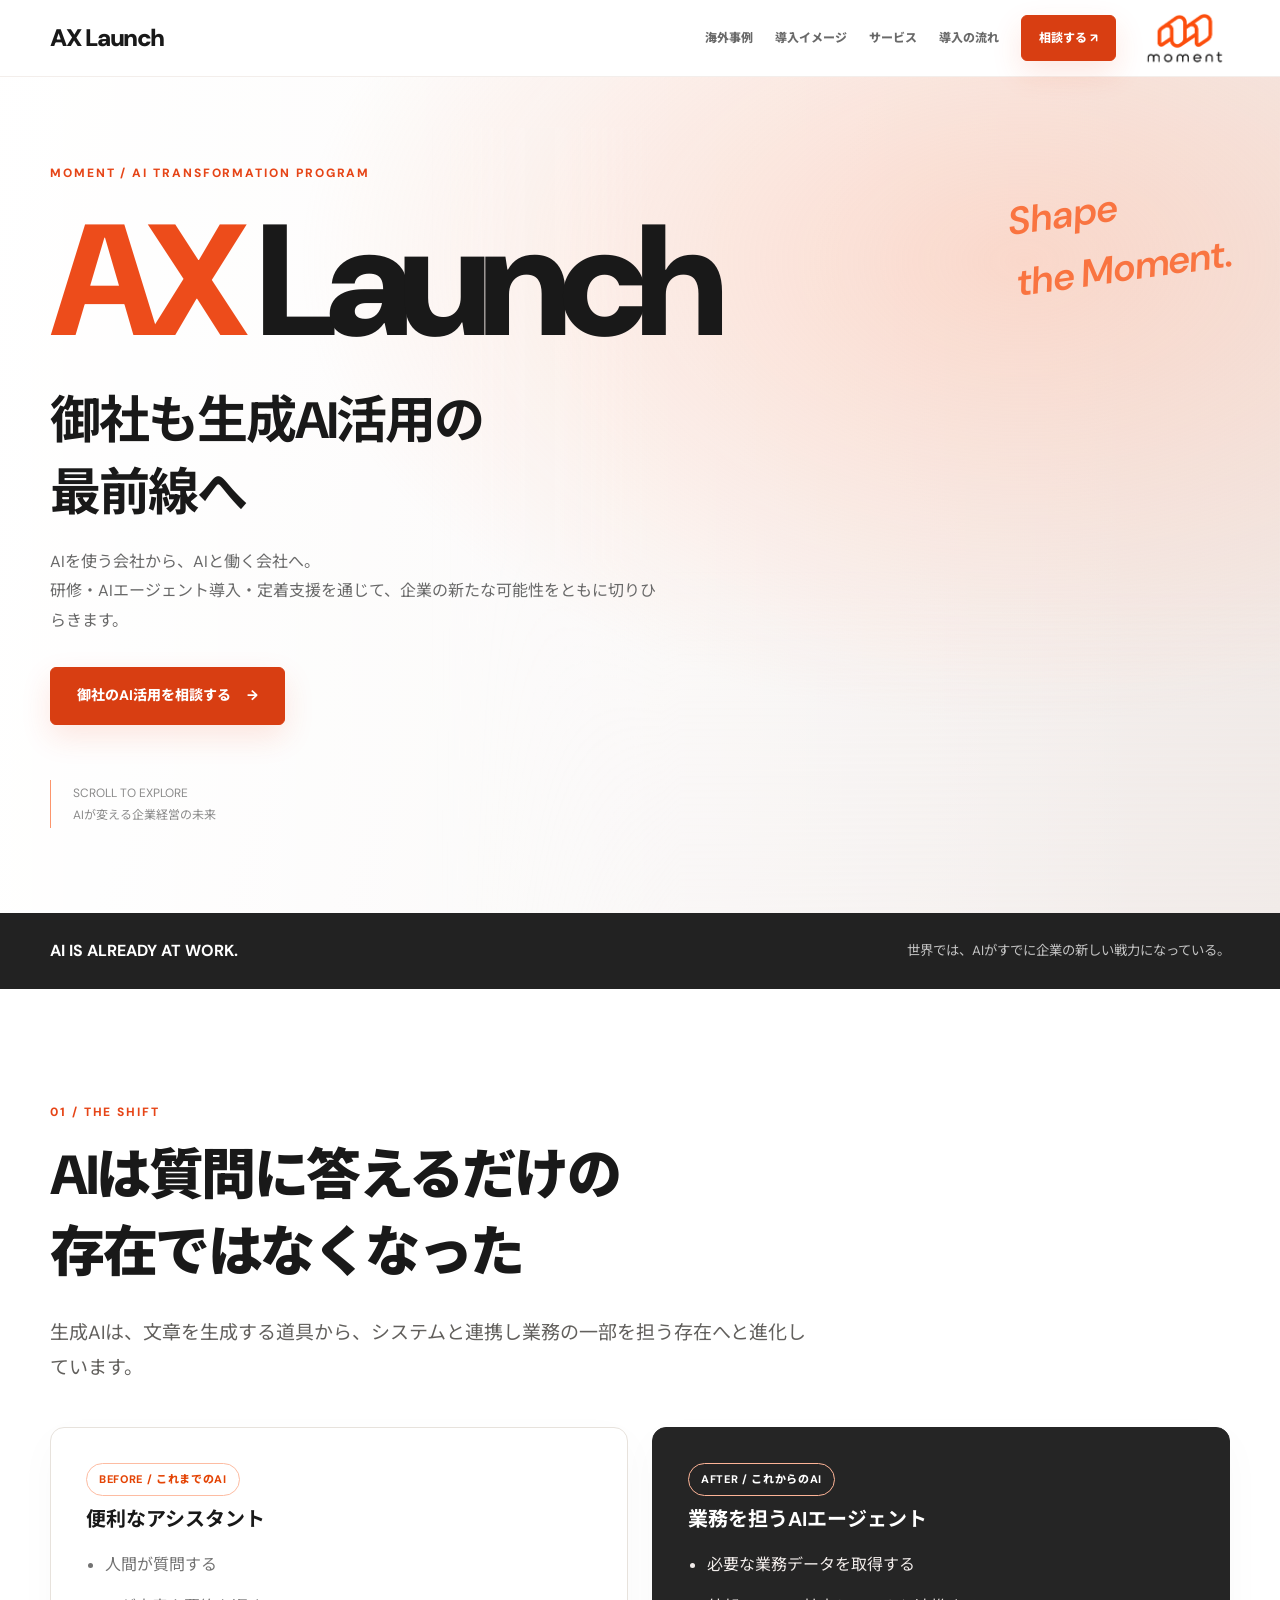
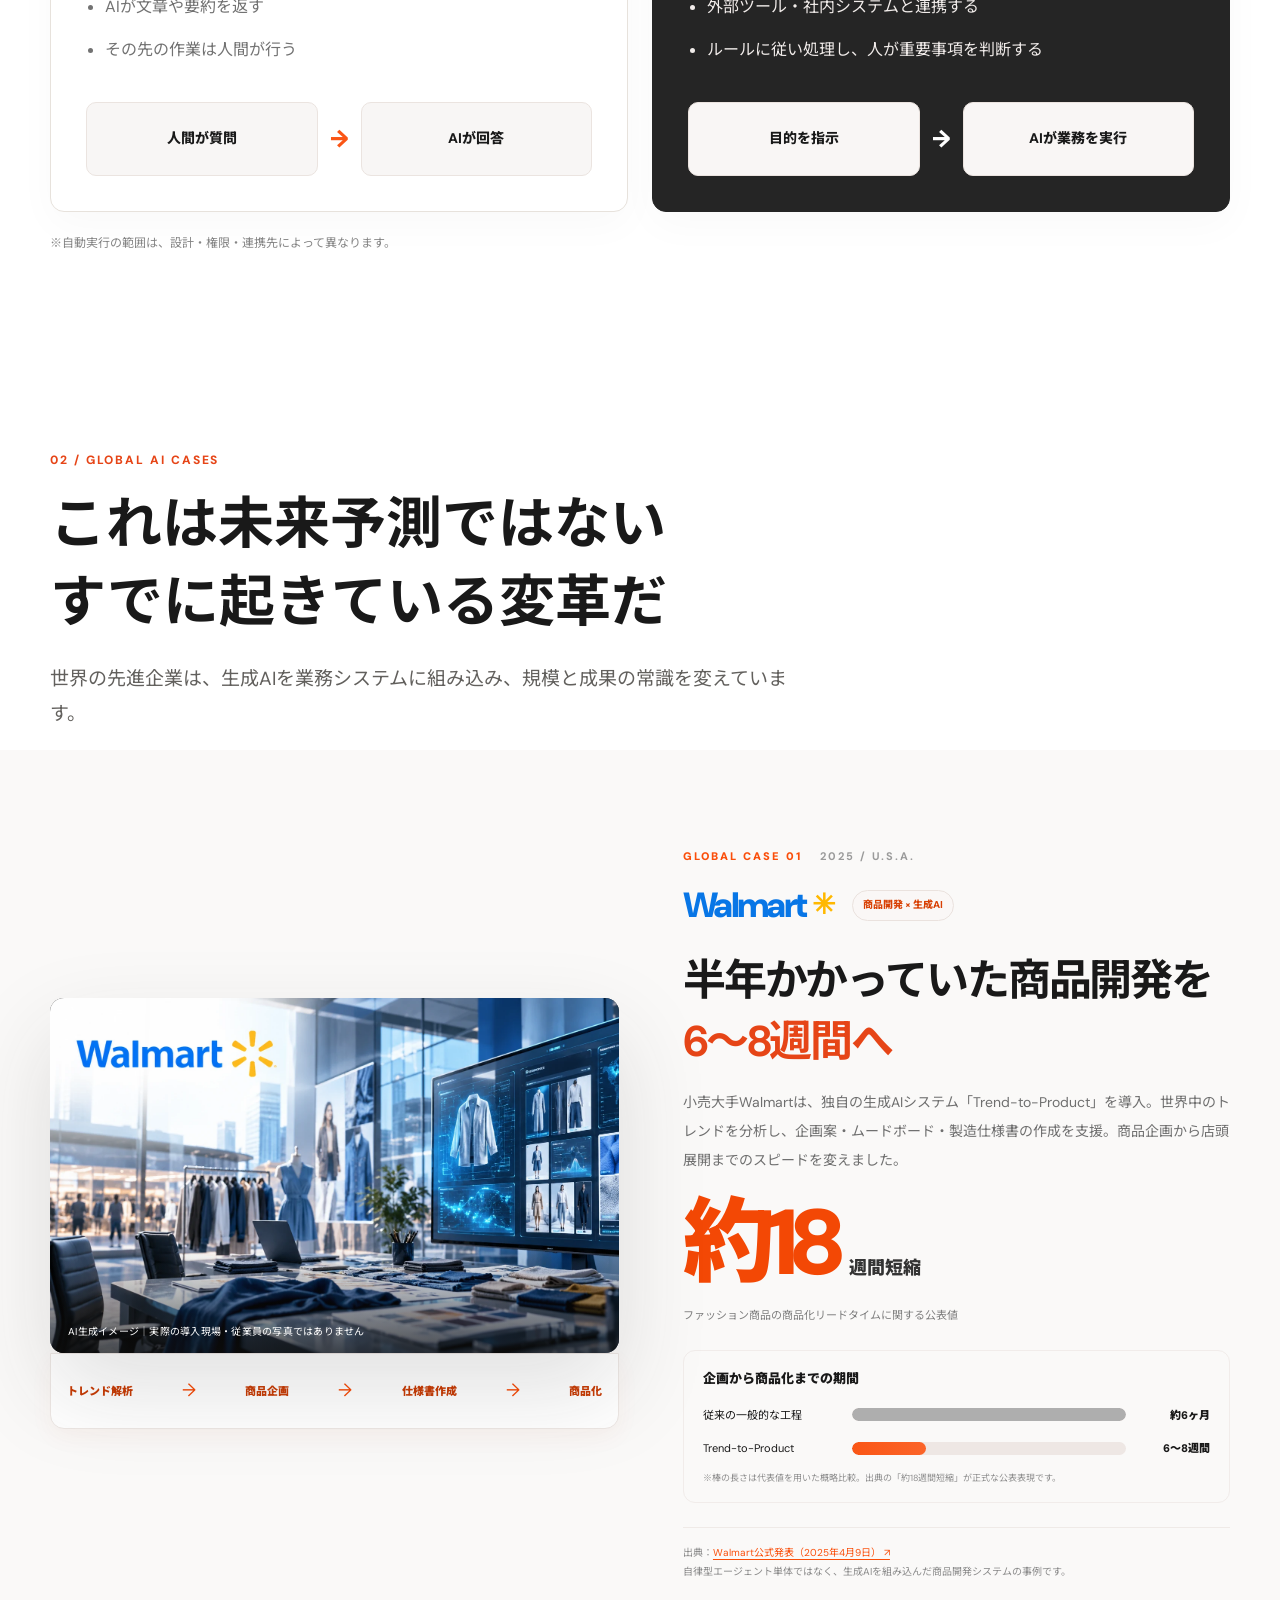
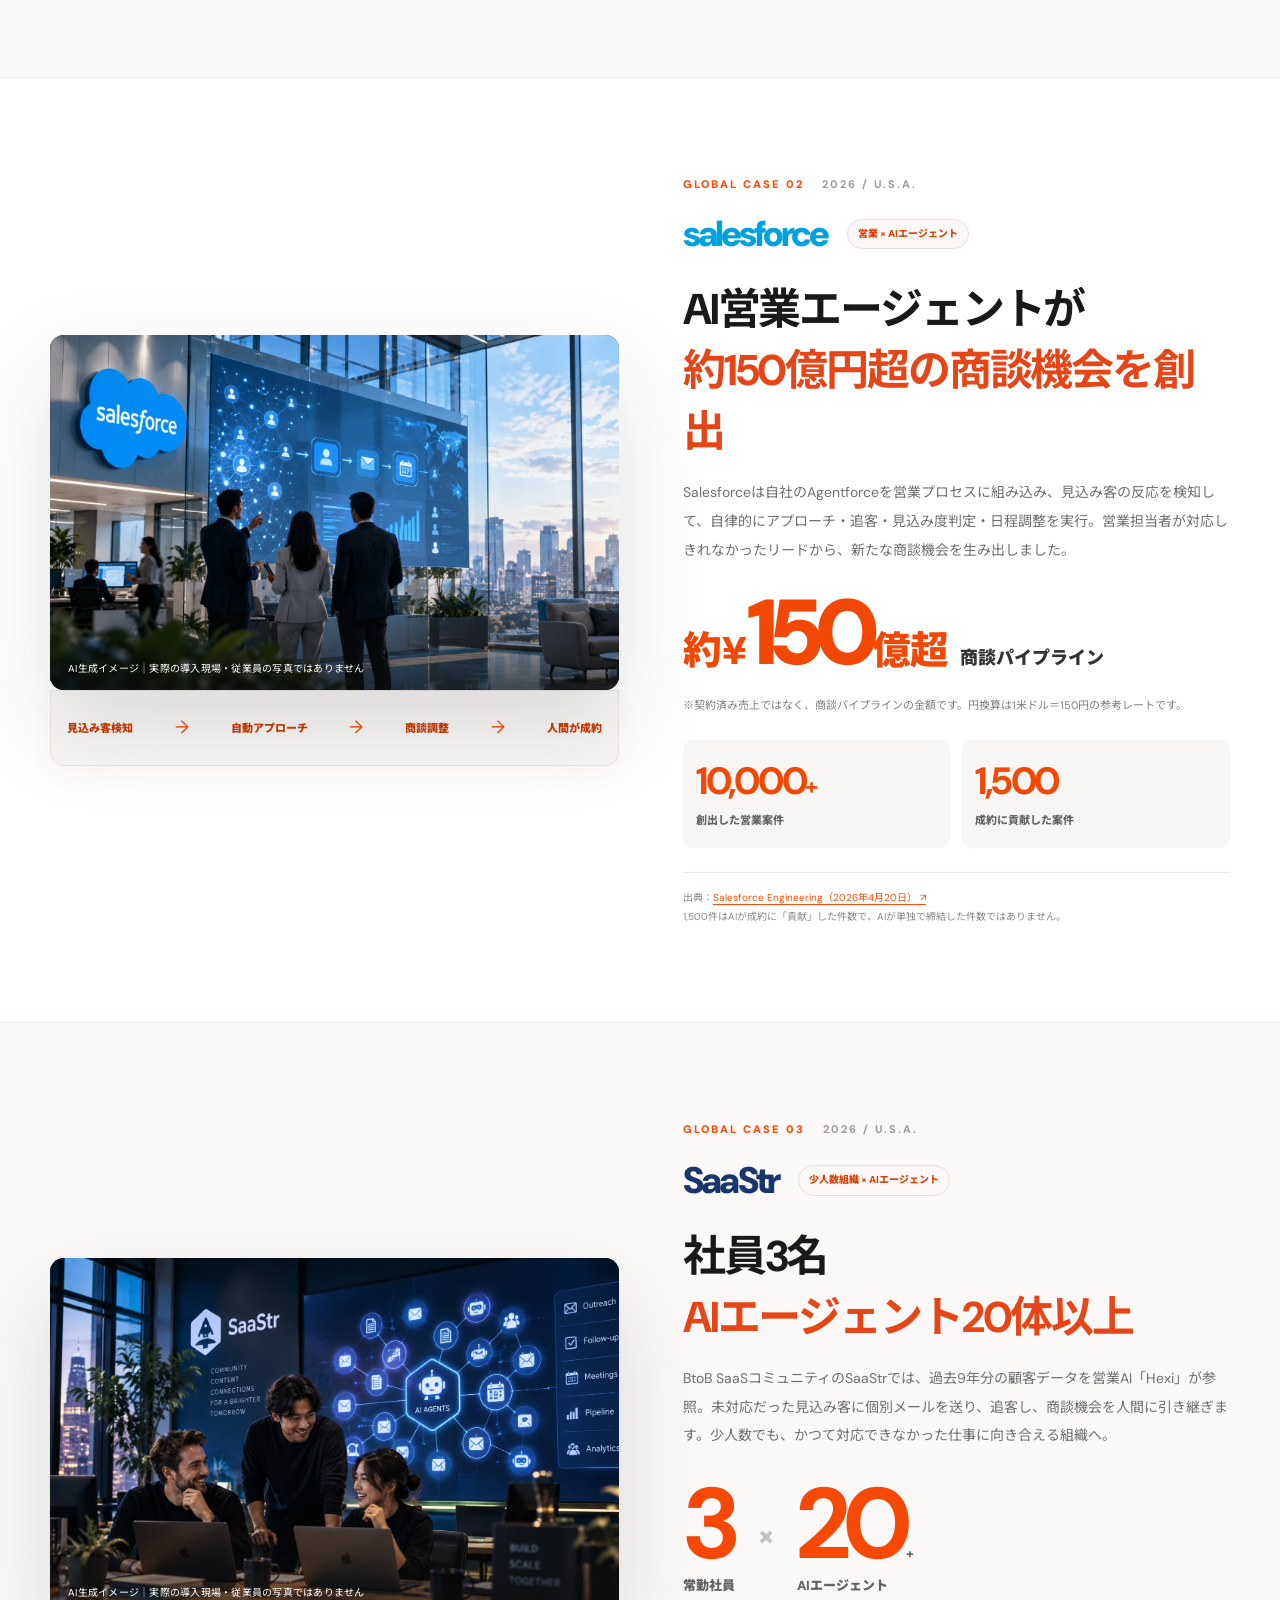
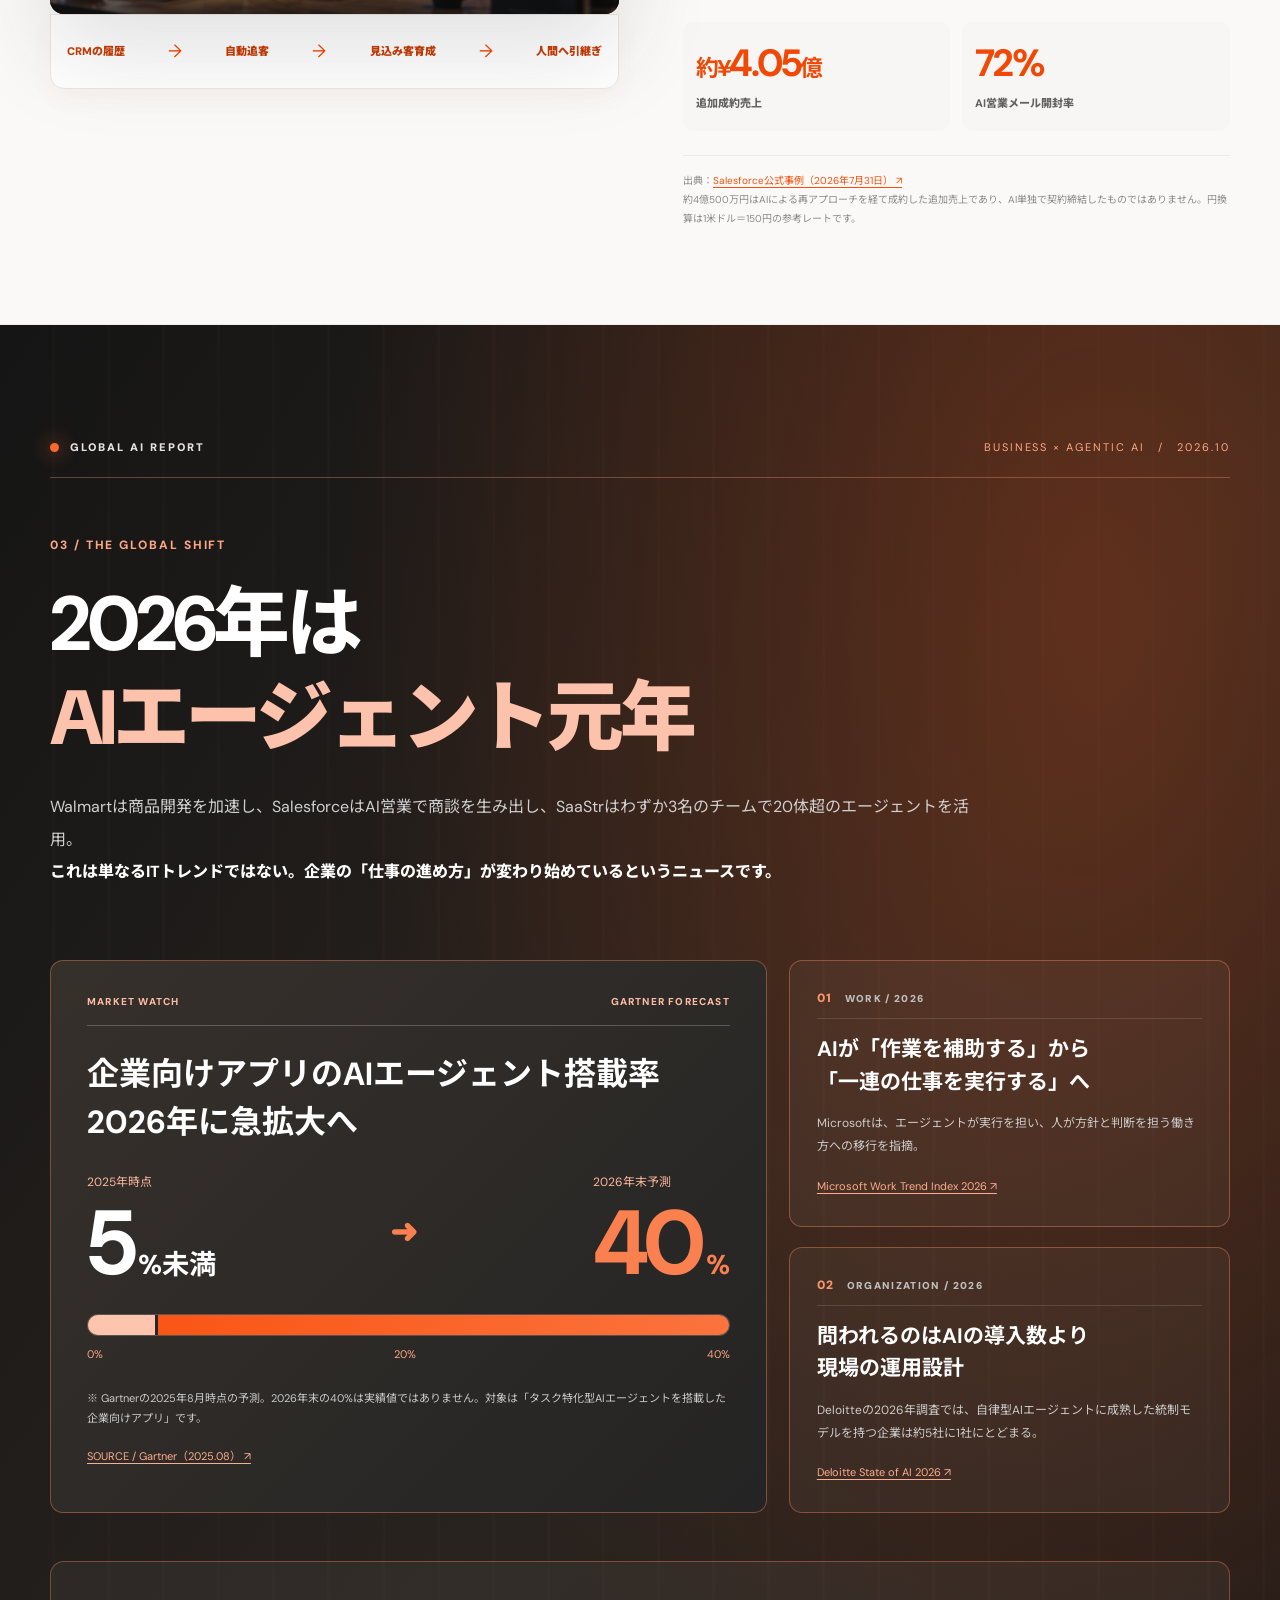
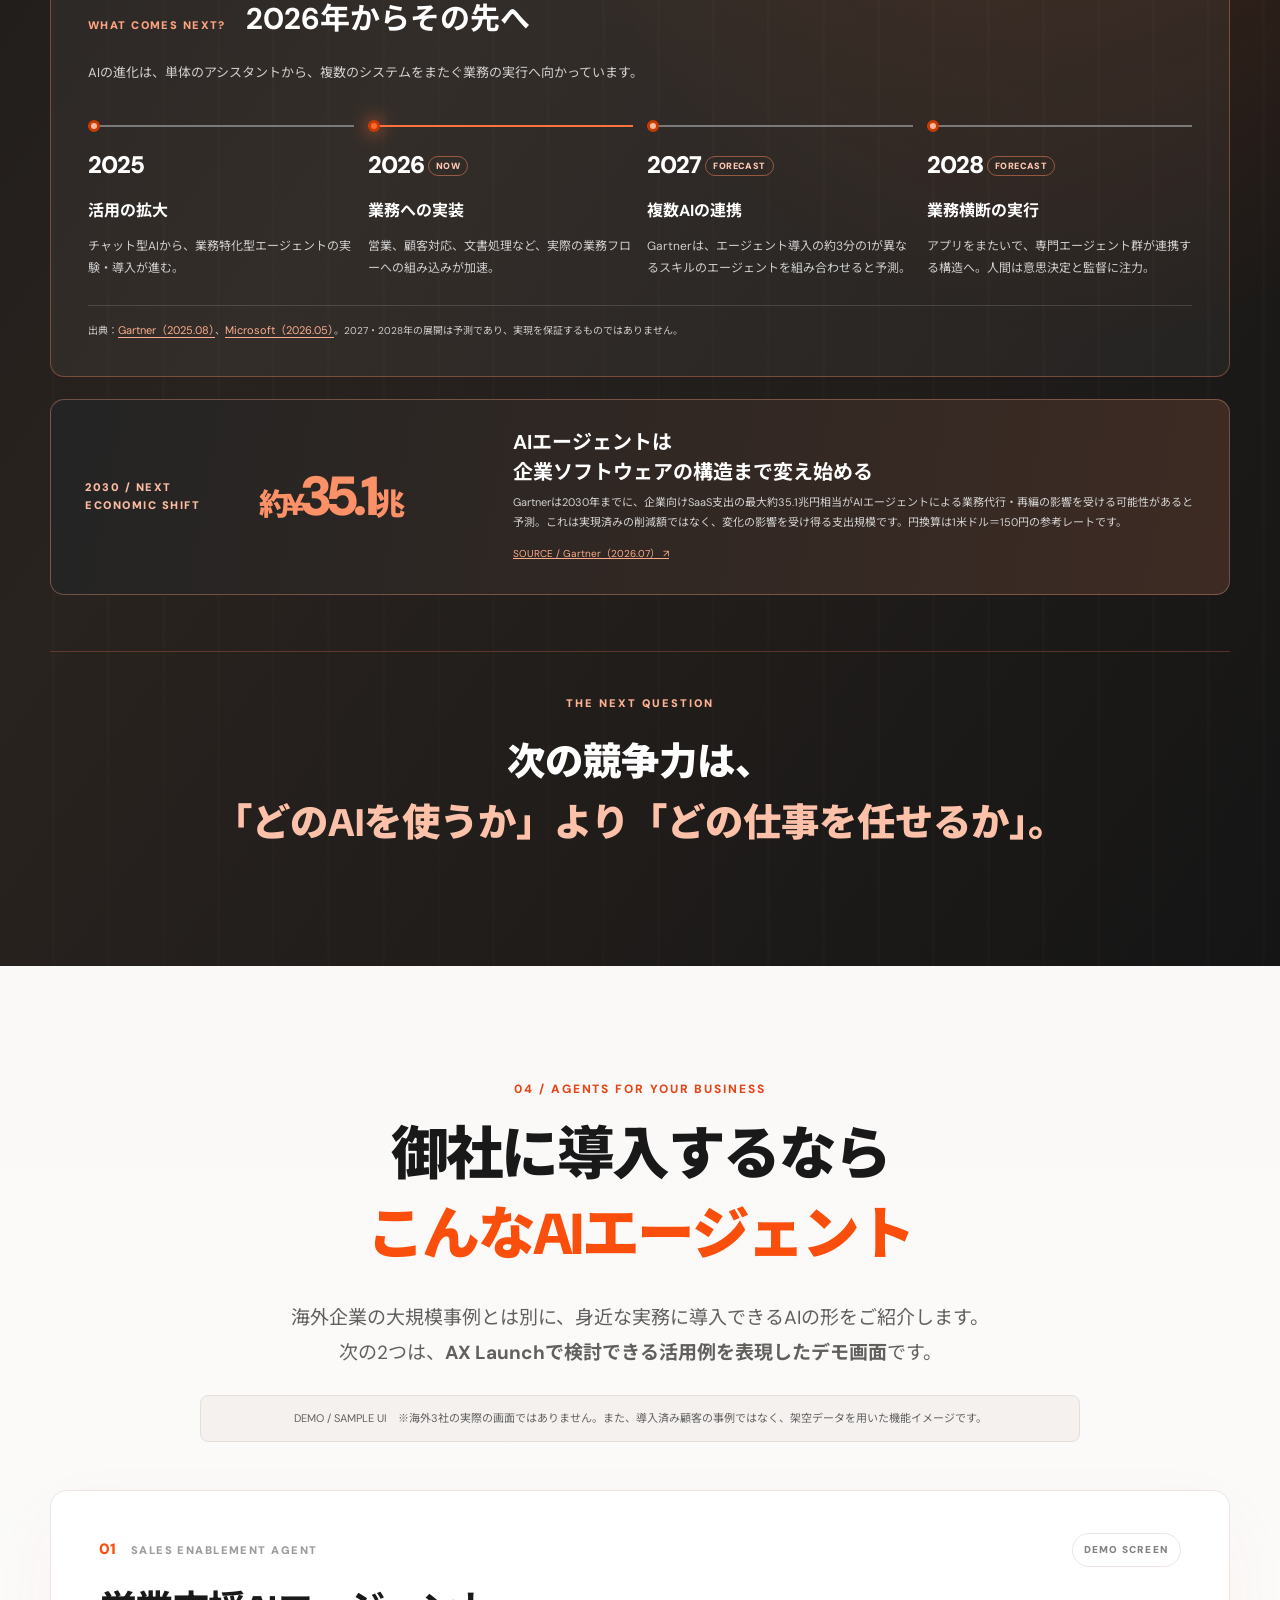
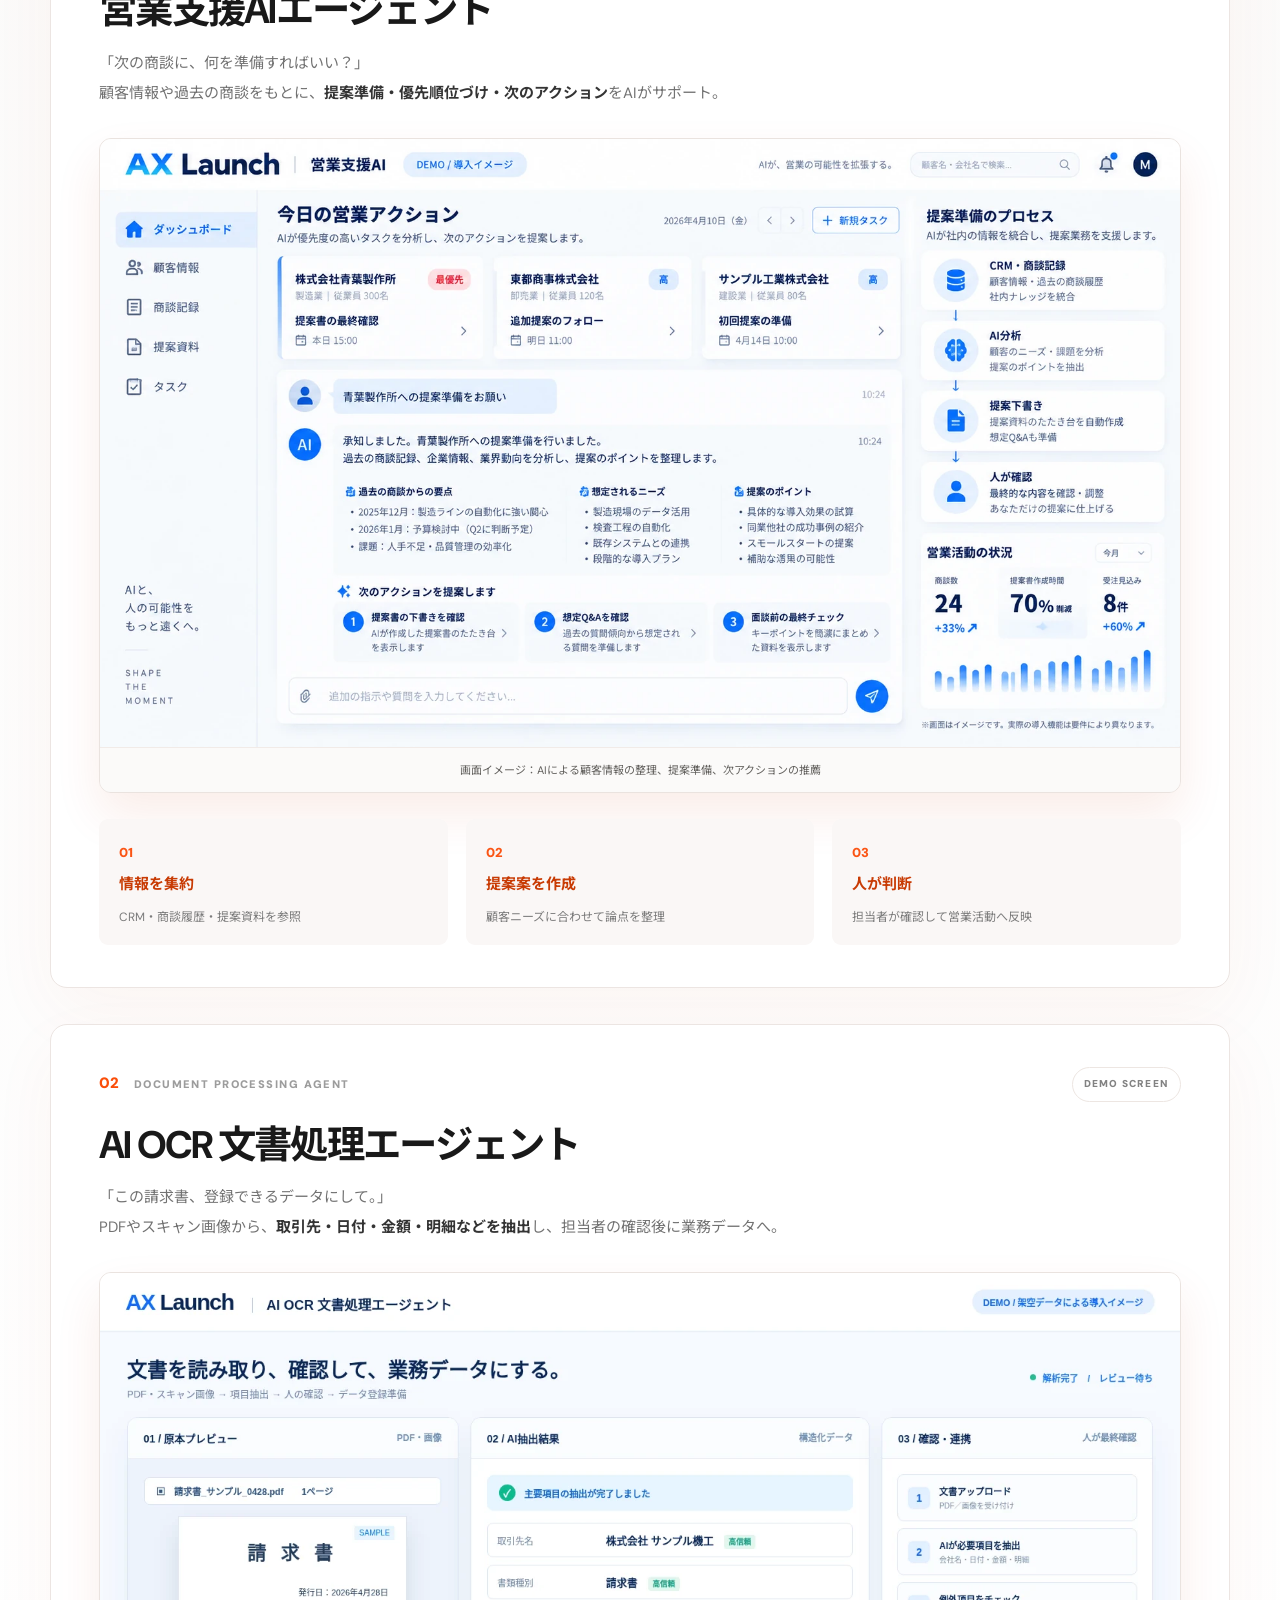
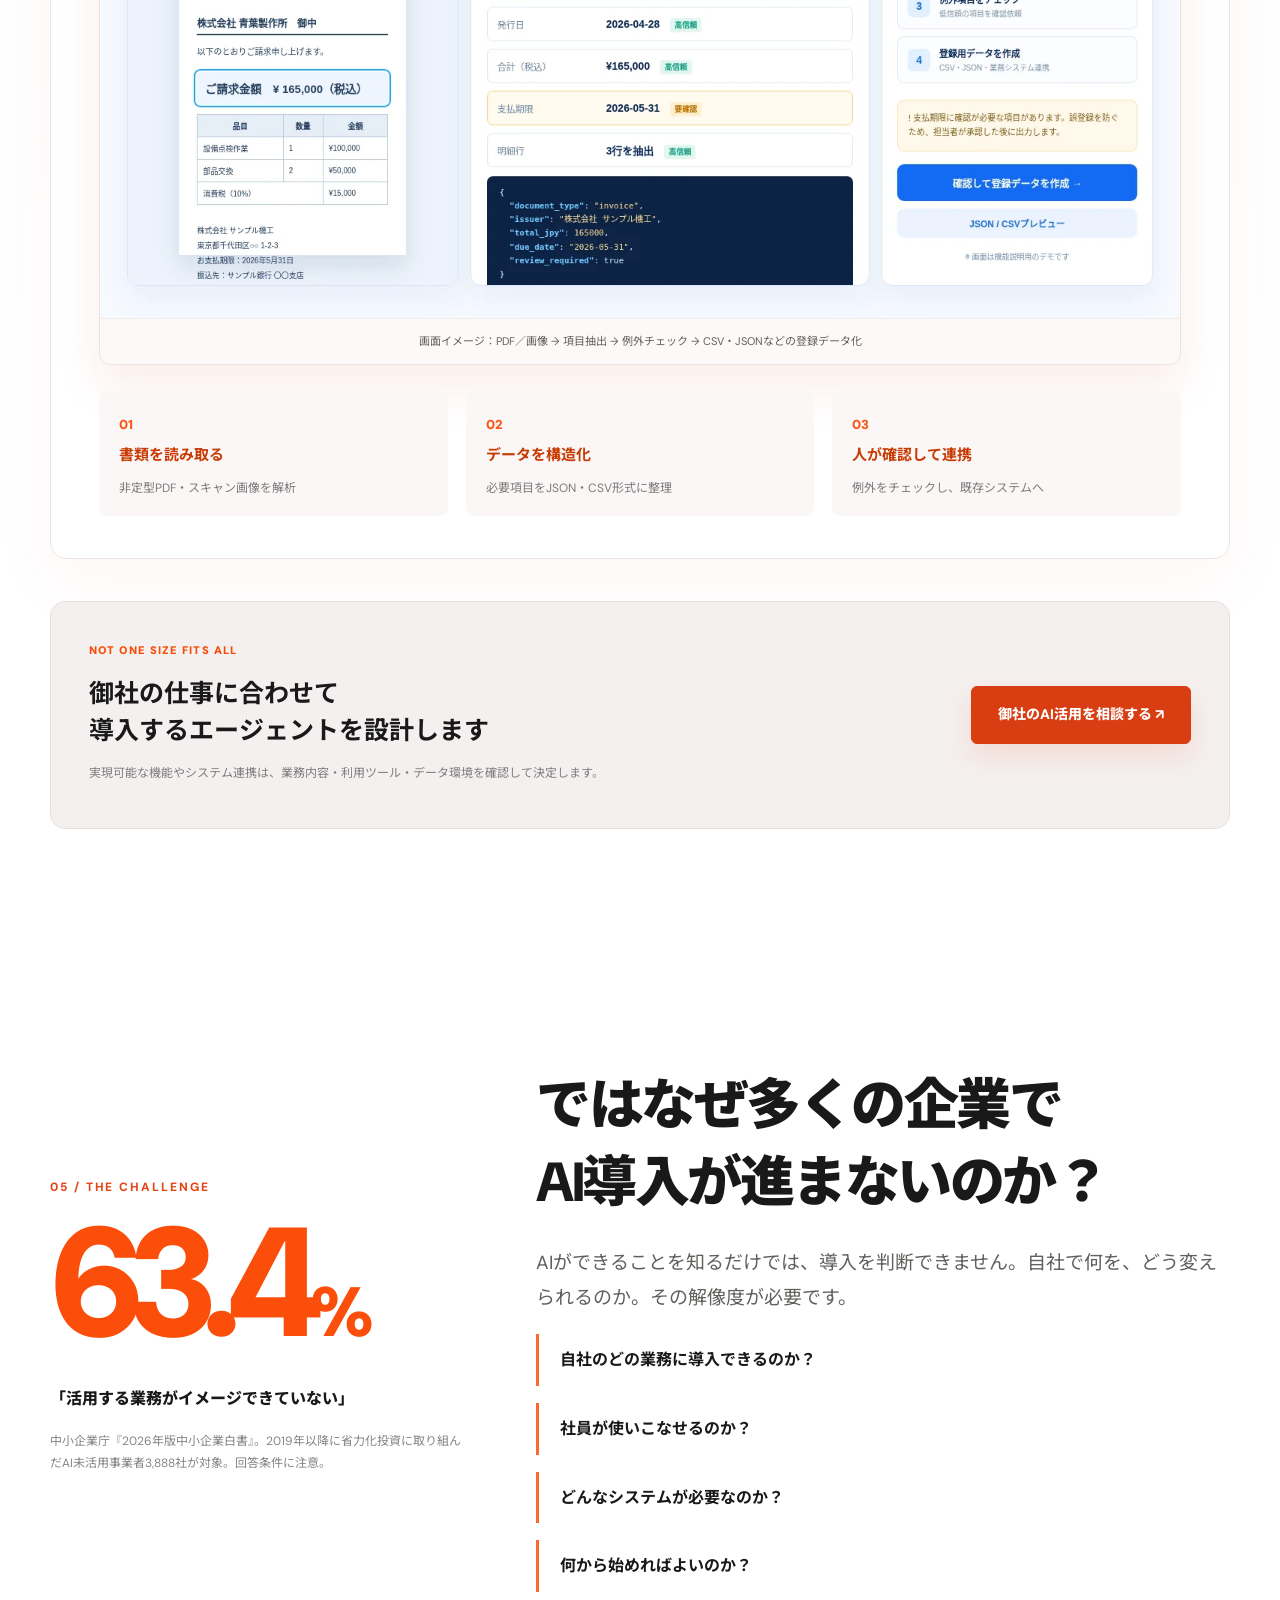
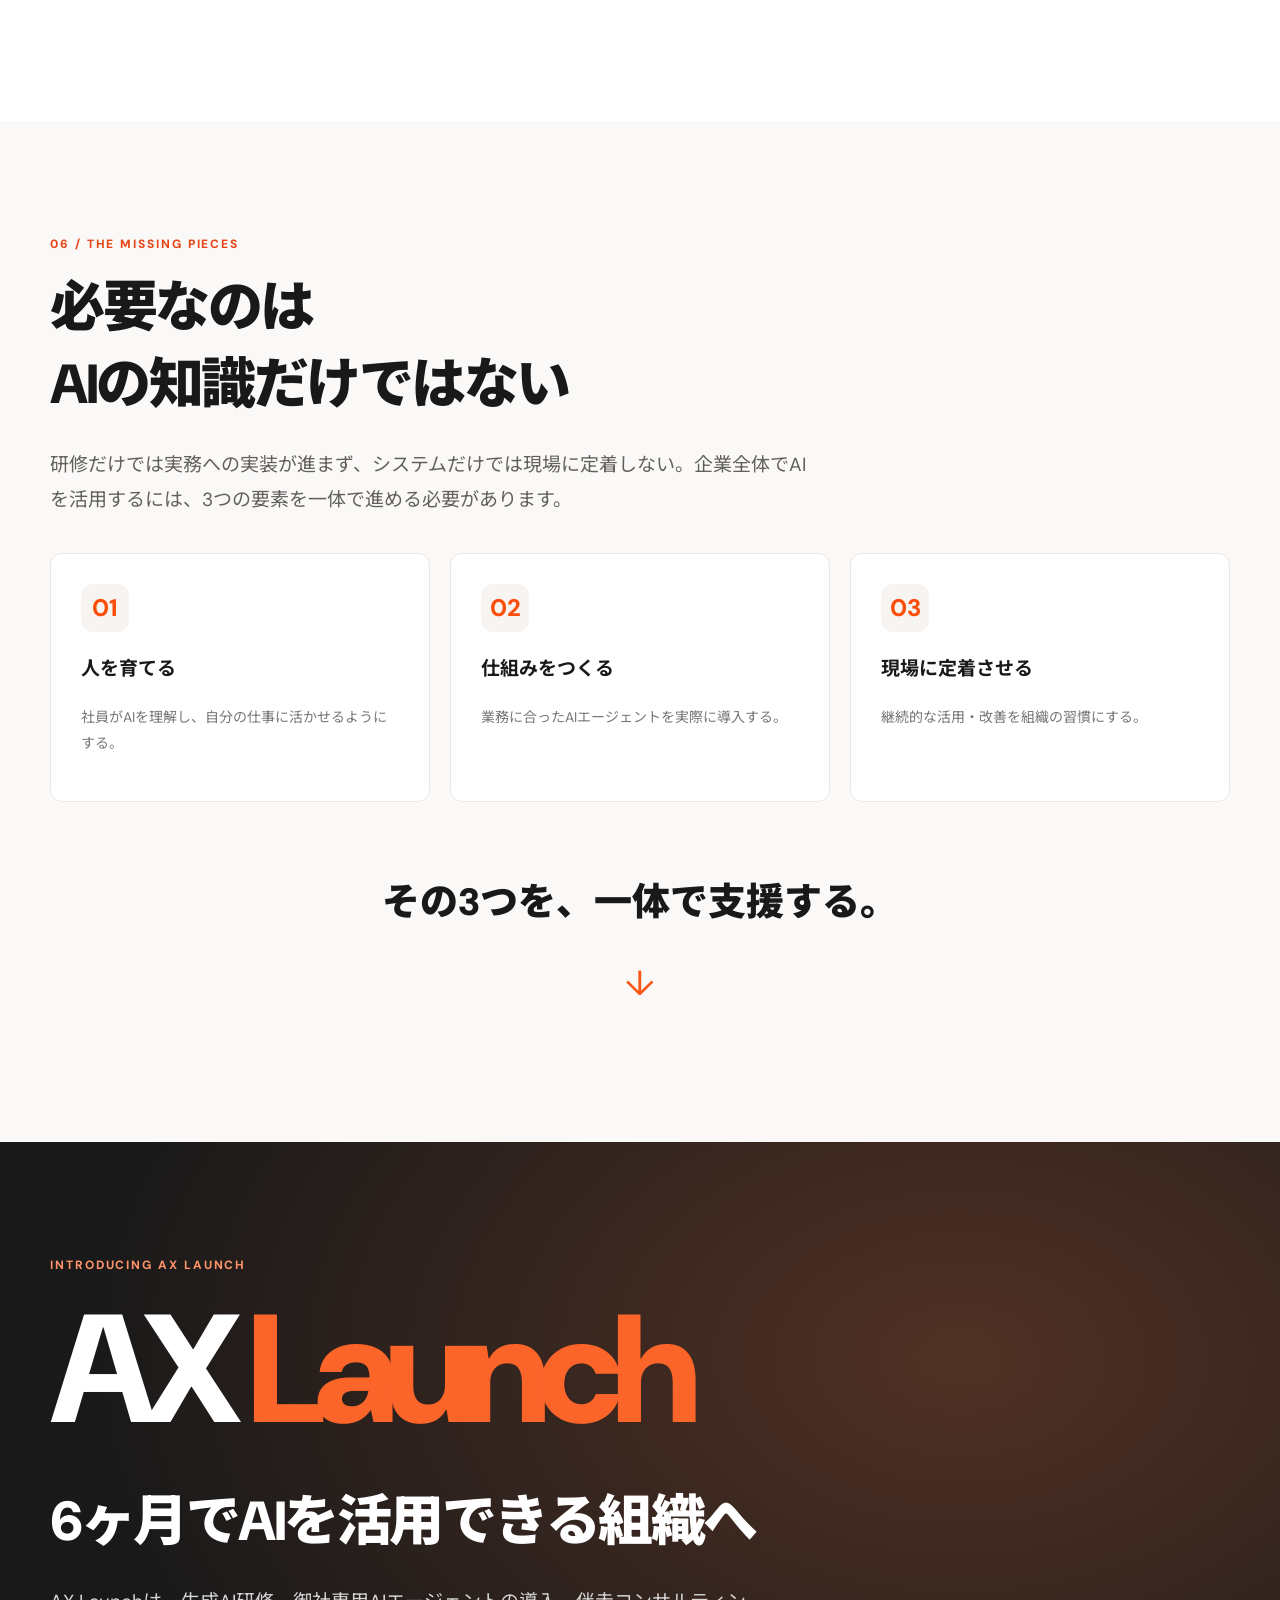
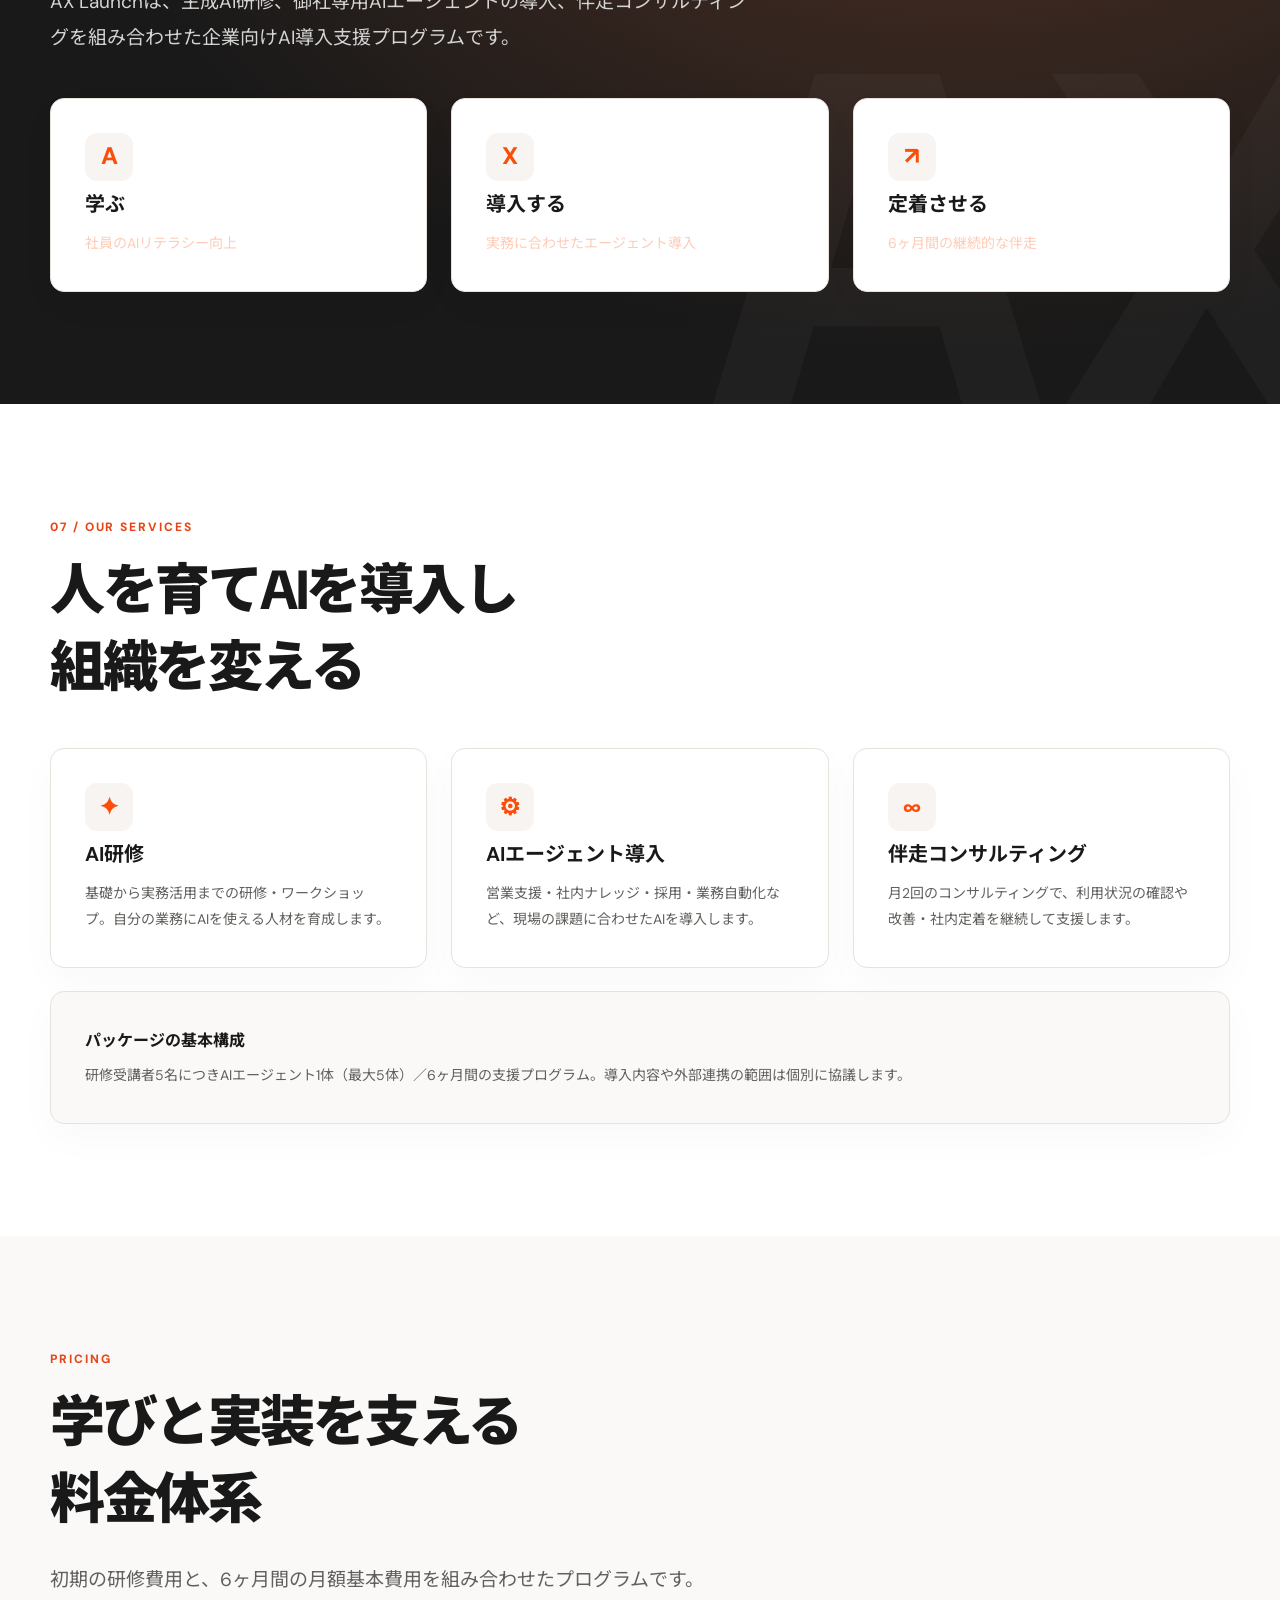
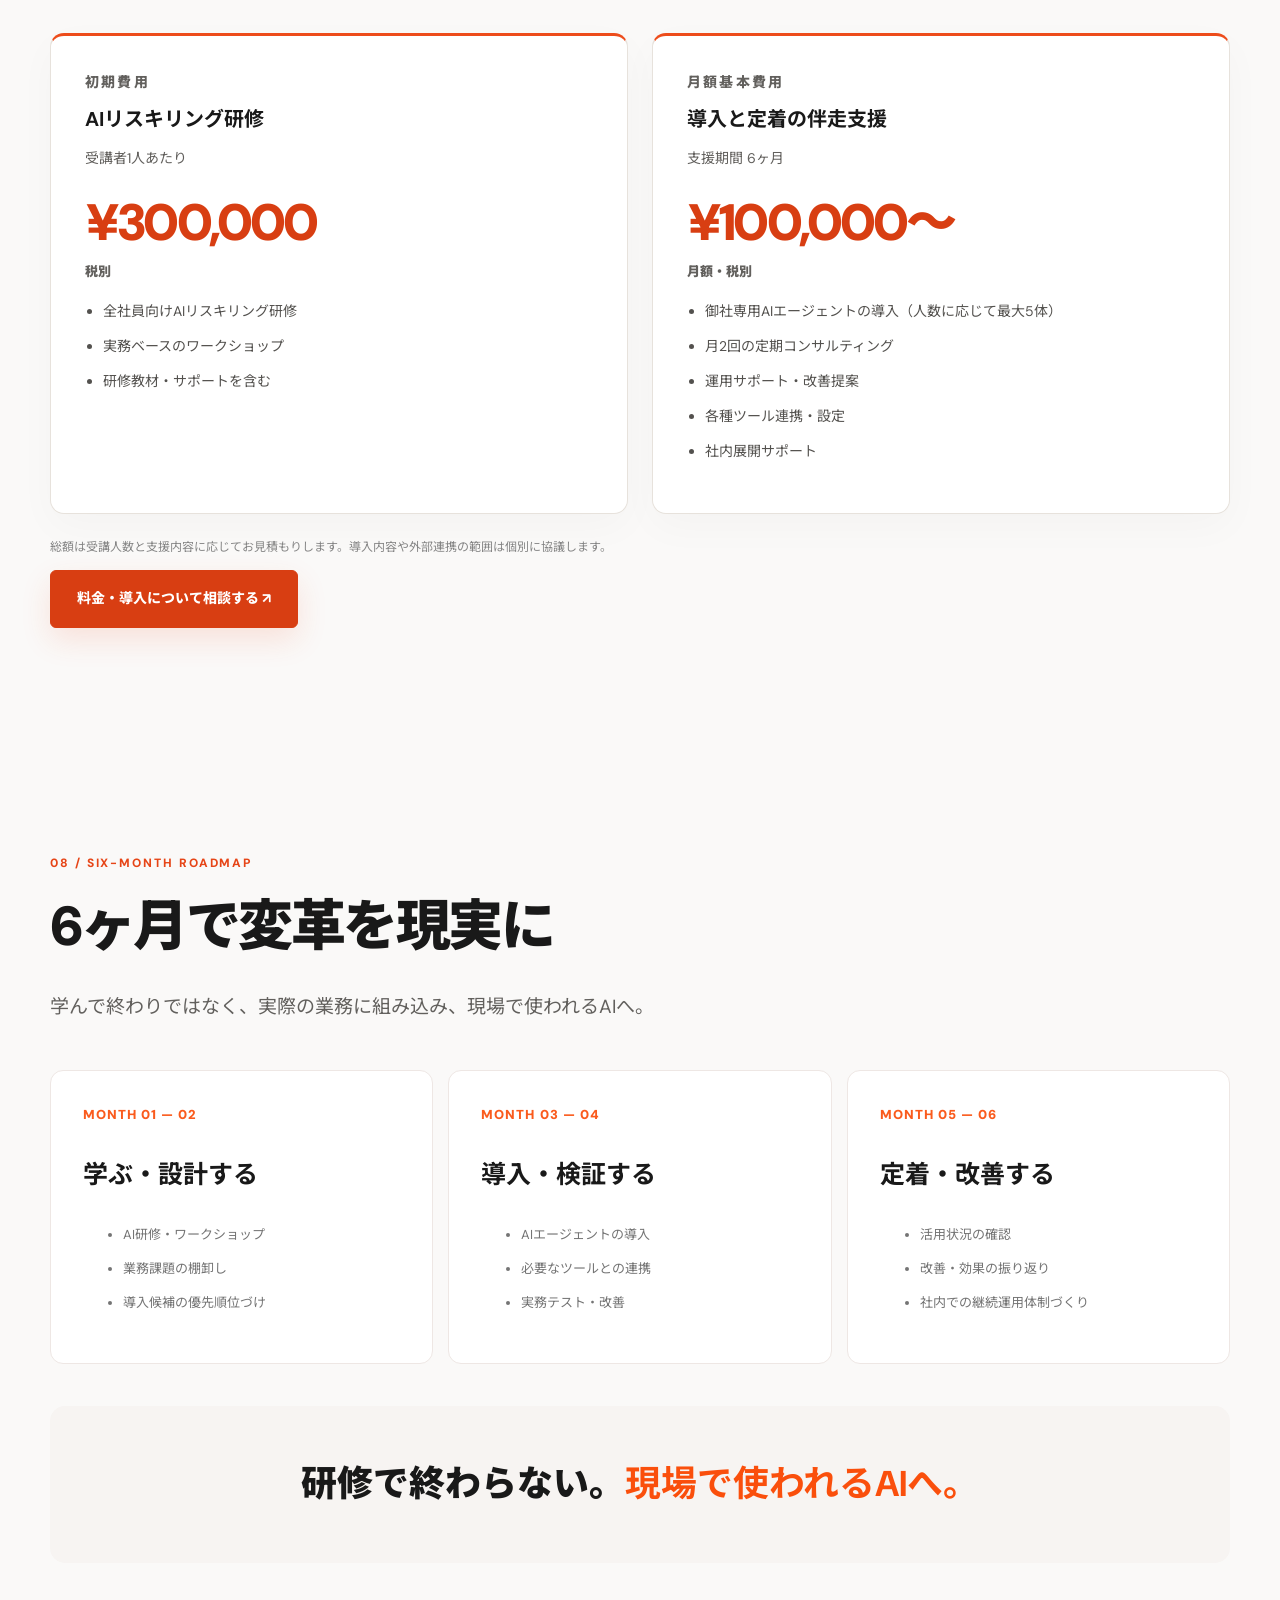
<file: ax-launch.html>
<!DOCTYPE html>

<html lang="ja"><head><meta charset="utf-8"/><meta content="width=device-width,initial-scale=1" name="viewport"/><meta content="#222222" name="theme-color"/><title>AX Launch｜AIを使う会社から、AIと働く会社へ。｜moment</title><meta content="AX Launchは、AI研修・AIエージェント導入・6ヶ月の伴走支援を一体化した企業向けプログラム。2026年のAIエージェント市場動向と、営業支援AI・AI OCRの導入イメージをご紹介。" name="description"/><link href="https://fonts.googleapis.com" rel="preconnect"/><link crossorigin="" href="https://fonts.gstatic.com" rel="preconnect"/><link href="https://fonts.googleapis.com/css2?family=DM+Sans:wght@400;500;600;700;800&amp;family=Noto+Sans+JP:wght@400;500;600;700;800;900&amp;display=swap" rel="stylesheet"/><style>
:root{--navy:#222222;--blue:#fa4f0c;--cyan:#fb6226;--pale:#f9f6f5;--muted:#747474;--border:#ede7e4;--max:1180px}*{box-sizing:border-box}html{scroll-behavior:smooth}body{margin:0;color:var(--navy);background:#fff;font-family:'DM Sans','Noto Sans JP',sans-serif;line-height:1.85;-webkit-font-smoothing:antialiased}a{color:inherit;text-decoration:none}button,input,textarea,select{font:inherit}button{cursor:pointer}img{max-width:100%}.container{width:min(var(--max),calc(100% - 64px));margin:auto}.eyebrow{color:var(--blue);font-weight:800;font-size:12px;letter-spacing:.16em;text-transform:uppercase}.section{padding:112px 0;scroll-margin-top:80px}.section h2{font-size:clamp(30px,4.5vw,55px);line-height:1.4;letter-spacing:-.045em;margin:14px 0 24px;font-weight:900}.lead{font-size:clamp(15px,1.6vw,19px);color:var(--muted);max-width:770px}.mini{font-size:12px;color:#858585}.btn{display:inline-flex;align-items:center;justify-content:center;gap:16px;padding:15px 26px;border-radius:6px;background:var(--blue);color:#fff;font-weight:800;font-size:14px;border:1px solid var(--blue);box-shadow:0 12px 30px #fa4a0529;transition:transform .2s,background .2s}.btn:hover{transform:translateY(-2px);background:#c83b04}.btn:focus-visible,a:focus-visible{outline:3px solid #fc8f64;outline-offset:4px}.btn.outline{background:transparent;color:var(--navy);border-color:#bcbcbc;box-shadow:none}.btn.white{background:#fff;color:#c83b04;border-color:#fff}.hdr{height:77px;position:sticky;top:0;background:#ffffffec;backdrop-filter:blur(18px);border-bottom:1px solid #f3eeeb;z-index:100}.hdr .container{display:flex;align-items:center;justify-content:space-between;height:100%}.logo{font-size:28px;font-weight:900;letter-spacing:-.08em;line-height:1}.brand{display:flex;align-items:center;gap:24px}.brand-line{height:23px;width:1px;background:#aeaeae}.brand-small{font-size:11px;letter-spacing:.08em;font-weight:700}.nav{display:flex;align-items:center;gap:29px}.nav a:not(.btn){font-size:12px;font-weight:800;color:#696969}.nav .btn{font-size:12px;padding:11px 17px}.menu{display:none;background:none;border:none;font-size:25px}.hero{position:relative;overflow:hidden;background:linear-gradient(110deg,#fdfcfb 2%,#f8f5f4 55%,#efe8e5);min-height:710px;display:flex;align-items:center}.hero:before{content:"";position:absolute;inset:0;background:radial-gradient(ellipse at 80% 22%,#fdbfa785,transparent 50%),linear-gradient(90deg,#ffffffec,transparent 90%)}.city{position:absolute;right:0;bottom:0;width:67%;height:94%;background-image:linear-gradient(90deg,#fbfaf9,transparent 28%),linear-gradient(0deg,#f9f6f5,transparent 45%),url('https://images.unsplash.com/photo-1497366754035-f200968a6e72?w=1800&q=85');background-position:center;background-size:cover;opacity:.20;mask-image:linear-gradient(to right,transparent,#000 30%)}.hero .container{position:relative;padding:85px 0}.hero-title{font-size:clamp(68px,13vw,158px);line-height:1.08;letter-spacing:-.078em;font-weight:900;margin:12px 0 18px;background:linear-gradient(110deg,#f04705 10%,#fa5717 36%,#222222 37%,#222222 100%);background-clip:text;color:transparent}.hero h1{font-size:clamp(28px,4vw,51px);line-height:1.42;letter-spacing:-.04em;margin:0 0 17px}.hero p{max-width:620px;color:#696969;margin-bottom:32px}.hero-foot{display:flex;align-items:center;gap:22px;margin-top:55px;color:#8b8b8b;font-size:12px}.scroll-line{height:48px;width:1px;background:#fc956c}.hero-script{position:absolute;right:0;top:100px;font-size:clamp(22px,3vw,40px);line-height:1.6;color:#fa5312;transform:rotate(-8deg);font-style:italic;font-weight:600;opacity:.75}.strip{background:#222222;color:white;padding:23px 0}.strip .container{display:flex;justify-content:space-between;align-items:center;gap:20px}.strip span{font-weight:700}.strip small{color:#c4c4c4}.grid{display:grid;gap:24px}.two{grid-template-columns:repeat(2,minmax(0,1fr))}.three{grid-template-columns:repeat(3,minmax(0,1fr))}.card{background:#fff;border:1px solid var(--border);border-radius:14px;padding:34px;box-shadow:0 13px 40px #32323207}.card h3{font-size:20px;line-height:1.45;margin:9px 0 12px}.card p{color:var(--muted);font-size:14px;margin:0}.dark{background:#222222;color:#fff}.dark .lead,.dark .mini{color:#d4d4d4}.pale{background:#faf9f8}.tag{display:inline-flex;border:1px solid #fdbca2;border-radius:100px;padding:5px 12px;color:#e44405;font-size:11px;letter-spacing:.06em;font-weight:800}.icon{height:48px;width:48px;background:#f7f4f2;border-radius:12px;display:grid;place-items:center;font-size:24px;color:#fa4e0a;font-weight:800}.pipeline{display:flex;align-items:center;justify-content:space-between;margin-top:38px;gap:12px}.pipe{background:#f9f6f5;border:1px solid #ebe3df;border-radius:10px;padding:23px;flex:1;text-align:center;font-weight:800;font-size:14px}.arrow{color:#fa5515;font-size:24px;font-weight:900}.before .pipe{background:#f8f6f5;border-color:#ebe4e0}.compare{display:grid;grid-template-columns:1fr 1fr;gap:24px;margin-top:42px}.compare .card{padding:35px}.compare ul{padding-left:1.2em;color:#727272}.compare li{margin:13px 0}.compare .bright{background:#cc3c04;color:#fff;border-color:#cc3c04}.compare .bright ul{color:#f1ecea}.cases .case{padding:105px 0;border-bottom:1px solid #f1ecea}.case-inner{display:grid;grid-template-columns:1.1fr .9fr;gap:80px;align-items:center}.case:nth-child(even){background:#fbfaf9}.logo-row{display:flex;align-items:center;gap:15px;margin-bottom:28px}.company-logo{height:36px;max-width:205px;object-fit:contain}.wordmark{font-size:25px;font-weight:900;letter-spacing:-.055em}.case h3{font-size:clamp(29px,3vw,43px);line-height:1.4;margin:0 0 12px;letter-spacing:-.045em}.metric{font-weight:900;letter-spacing:-.075em;color:#f64905;font-size:clamp(74px,9vw,122px);line-height:1.2;margin-top:18px;white-space:nowrap}.metric-unit{font-size:clamp(20px,2.3vw,31px);letter-spacing:-.03em;margin-left:10px}.case-desc{font-size:15px;color:#6f6f6f}.case-visual{border:1px solid #ede6e2;background:linear-gradient(140deg,#fff,#f7f4f2);border-radius:18px;overflow:hidden;box-shadow:0 35px 80px #c83b0418}.case-photo{height:175px;background-position:center;background-size:cover;background-color:#ede6e3;position:relative}.case-photo:after{content:'イメージ画像';position:absolute;right:14px;bottom:8px;font-size:9px;letter-spacing:.12em;color:white;background:#2020208a;padding:3px 7px}.visual-body{padding:26px}.visual-title{font-weight:900;font-size:14px;margin-bottom:17px}.vizflow{display:flex;align-items:center;gap:7px;flex-wrap:wrap}.vizbox{flex:1;min-width:100px;text-align:center;border:1px solid #fed2c1;background:#fff;padding:14px 8px;font-size:12px;font-weight:800;border-radius:8px}.vizarrow{color:#fa5b1d}.bar-label{display:flex;justify-content:space-between;font-size:12px;font-weight:800;margin:14px 0 6px}.bar-track{height:12px;border-radius:50px;background:#efe8e5;overflow:hidden}.bar-fill{height:100%;width:var(--w);background:linear-gradient(90deg,#e04305,#fb6428);border-radius:50px}.bar-sub{font-size:11px;color:#858585;margin-top:9px}.source{border-top:1px solid #ede7e4;padding-top:13px;font-size:11px;color:#8e8e8e;margin-top:26px}.source a{color:#f54905;text-decoration:underline;text-underline-offset:3px}.pillars{display:grid;grid-template-columns:repeat(3,1fr);gap:20px;margin-top:36px}.pillar{border:1px solid #eee8e5;padding:30px;border-radius:12px;background:#fff}.pillar .num{font-size:44px;color:#fed2c1;font-weight:900}.pillar h3{font-size:19px}.pillar p{font-size:14px;color:#777777}.formula{font-size:clamp(20px,2.8vw,36px);font-weight:900;text-align:center;padding:46px 15px;background:#f7f4f2;border-radius:15px;margin-top:42px;line-height:1.8}.formula b{color:#fa4f0c}.daily{margin-top:44px;display:grid;gap:12px}.daily-item{display:grid;grid-template-columns:90px 1fr 2fr;align-items:center;border:1px solid #f1ece9;background:white;border-radius:10px;padding:18px 28px;gap:12px}.daily-time{font-size:24px;font-weight:900;color:var(--blue)}.daily-title{font-weight:900}.daily-text{font-size:13px;color:#6e6e6e}.stat-row{display:grid;grid-template-columns:.75fr 1.25fr;align-items:center;gap:70px}.giant{font-size:clamp(85px,13vw,155px);font-weight:900;letter-spacing:-.09em;line-height:1.1;color:#fa4e0a}.quote{font-size:clamp(20px,2.7vw,31px);font-weight:800;line-height:1.6}.challenge-card{border-left:3px solid #fb692f;padding:11px 0 11px 21px;margin:17px 0;font-weight:700}.bridge{text-align:center;padding:65px 0 0}.bridge div{font-size:clamp(24px,3vw,38px);font-weight:900}.bridge span{display:block;color:#fa5717;font-size:35px;margin:14px}.ax-intro{background:radial-gradient(ellipse at 75% 25%,#c83b04,#222222 65%);position:relative;overflow:hidden}.ax-intro:after{content:'AX';font-size:500px;font-weight:900;line-height:1;position:absolute;right:-90px;bottom:-100px;color:#ffffff08;pointer-events:none}.ax-intro .container{position:relative;z-index:1}.ax-intro .big{font-size:clamp(75px,12vw,155px);font-weight:900;letter-spacing:-.085em;line-height:1.1;margin:10px 0 28px}.ax-intro .big span{color:#fb652a}.ax-intro p{max-width:710px;color:#fecbb6}.road{display:grid;grid-template-columns:repeat(3,1fr);gap:15px;margin-top:46px}.road-item{background:#fff;padding:32px;border-radius:13px;border:1px solid #eee7e4}.road-month{font-weight:900;color:#fa5b1d;letter-spacing:.08em;font-size:13px}.road-item h3{font-size:25px}.road-item li{font-size:13px;color:#747474;margin:10px 0}.consult{background:#fbfaf9}.form-shell{margin-top:40px;display:grid;grid-template-columns:.8fr 1.2fr;gap:40px;align-items:start}.formbox{padding:37px;background:#fff;border:1px solid #efe8e5;border-radius:15px;box-shadow:0 20px 50px #3232320a}.fields{display:grid;grid-template-columns:1fr 1fr;gap:16px}.field.full{grid-column:1/-1}.field label{font-size:12px;font-weight:800;display:block;margin:0 0 6px}.field input,.field select,.field textarea{background:#fcfbfb;border:1px solid #e9e1dd;border-radius:6px;padding:12px 14px;width:100%;font-size:14px;color:#222222}.field textarea{resize:vertical;min-height:105px}.field input:focus,.field textarea:focus{outline:2px solid #fdbea5}.final{background:#222222;color:#fff;text-align:center;padding:110px 0 50px}.final h2{font-size:clamp(34px,5vw,64px);line-height:1.4}.final p{color:#d3d3d3}.footer{border-top:1px solid #ffffff30;padding:28px 0;margin-top:95px;display:flex;justify-content:space-between;align-items:center;font-size:12px;color:#d0d0d0}.reveal{opacity:0;transform:translateY(25px);transition:opacity .65s,transform .65s}.reveal.visible{opacity:1;transform:none}.badge-note{display:inline-block;margin-top:9px;font-size:11px;color:#8a8a8a}.external-photo-note{font-size:11px;color:#939393;margin:8px 0 0}.sticky-cta{display:none}@media(max-width:900px){.nav a:not(.btn){display:none}.case-inner{grid-template-columns:1fr;gap:35px}.case-visual{max-width:650px}.stat-row{grid-template-columns:1fr;gap:20px}.three,.pillars,.road{grid-template-columns:1fr 1fr}.form-shell{grid-template-columns:1fr}.hero-script{display:none}.hero{min-height:660px}.city{width:100%;opacity:.11}}@media(max-width:650px){.container{width:min(100% - 36px,var(--max))}.section{padding:77px 0}.hdr{height:66px}.logo{font-size:25px}.brand-small,.brand-line{display:none}.nav .btn{padding:9px 11px;font-size:10px}.hero{min-height:610px}.hero .container{padding:70px 0}.hero-title{font-size:clamp(65px,17vw,108px)}.hero h1{font-size:29px}.strip .container{display:block}.strip small{display:block;margin-top:6px}.two,.three,.pillars,.road,.compare{grid-template-columns:1fr}.case-inner{gap:30px}.cases .case{padding:65px 0}.case h3{font-size:30px}.metric{font-size:70px}.card{padding:24px}.daily-item{grid-template-columns:75px 1fr}.daily-text{grid-column:2}.daily-time{font-size:20px}.fields{grid-template-columns:1fr}.field.full{grid-column:auto}.formbox{padding:22px}.formula{font-size:21px}.footer{display:block}.footer span{display:block;margin-bottom:8px}.sticky-cta{display:block;position:fixed;bottom:0;left:0;right:0;z-index:99;background:#ffffffea;backdrop-filter:blur(9px);padding:10px 18px 15px;box-shadow:0 -5px 24px #39393920}.sticky-cta .btn{display:flex;width:100%;padding:12px}.final{padding-bottom:110px}}@media(prefers-reduced-motion:reduce){html{scroll-behavior:auto}.reveal{opacity:1;transform:none;transition:none}.btn{transition:none}}

/* 2025-2026 overseas cases: cinematic imagery + fact-based outcomes */
.cases .case{padding:96px 0}.case-inner{grid-template-columns:1.04fr 1fr;gap:64px;align-items:center}.case-copy{order:2;min-width:0}.case-art-wrap{order:1;min-width:0}.case-kicker{font-size:11px;font-weight:900;letter-spacing:.18em;color:#fa4e0a;margin-bottom:22px}.case-kicker span{color:#9a9a9a;font-weight:700;margin-left:13px}.case-brand{display:flex;align-items:center;flex-wrap:wrap;gap:20px;margin-bottom:27px}.brandname{font-family:'DM Sans',sans-serif;font-size:35px;font-weight:900;line-height:1;letter-spacing:-.075em}.walmart-wordmark{color:#e94505}.walmart-spark{color:#fa4a05;font-size:28px;margin-left:6px;vertical-align:3px}.salesforce-wordmark{color:#dc4104;letter-spacing:-.085em;font-size:36px}.saastr-wordmark{color:#c83b04;font-size:37px}.case-label{border:1px solid #eae2de;background:#faf7f6;border-radius:20px;color:#d84004;padding:5px 10px;font-size:10px;font-weight:800}.case h3{font-size:clamp(27px,3.4vw,43px);letter-spacing:-.05em;line-height:1.42;margin:0 0 16px}.case h3 em{font-style:normal;color:var(--blue)}.case-desc{font-size:14px;line-height:2.05}.case-big-number{display:flex;align-items:baseline;gap:12px;margin-top:20px;flex-wrap:wrap}.case-big-number b{font-size:clamp(58px,7.2vw,94px);letter-spacing:-.085em;line-height:1.08;color:#f34805;font-weight:900}.case-big-number>span{font-weight:900;font-size:18px;color:#343434}.num-plus{font-size:.6em;margin-left:2px}.metric-caption{font-size:11px;color:#7f7f7f;line-height:1.8;margin:12px 0 24px}.case-art{margin:0;position:relative;background:#222222;border-radius:14px;overflow:hidden;box-shadow:0 38px 90px #30303025}.case-art img{display:block;object-fit:cover;aspect-ratio:1.36;width:100%;height:auto}.case-art:after{content:"";position:absolute;inset:0;background:linear-gradient(to top,rgba(15,15,15,.72) 0%,transparent 29%);pointer-events:none}.case-art figcaption{position:absolute;bottom:14px;left:18px;right:12px;z-index:1;color:#fff;font-size:10px;letter-spacing:.025em;line-height:1.5}.case-flow{padding:20px 16px;border:1px solid #ede7e4;border-radius:0 0 14px 14px;background:#f9f7f6;display:flex;align-items:center;gap:5px;justify-content:space-between;box-shadow:0 8px 24px #c83b040b}.case-flow span{font-weight:900;font-size:11px;text-align:center;color:#c83b04}.case-flow i{font-style:normal;color:#f74905;font-size:18px}.case-chart{background:#faf9f8;border:1px solid #f1ecea;border-radius:12px;padding:16px 19px;margin:20px 0}.chart-heading{font-weight:900;font-size:13px;margin-bottom:14px}.bar-item{display:grid;grid-template-columns:140px 1fr 75px;align-items:center;gap:9px;margin:13px 0;font-size:11px}.bar-item>b{text-align:right;font-weight:900;font-size:11px}.chart-track{width:100%;height:13px;background:#eee7e4;border-radius:30px;overflow:hidden}.chart-fill{width:var(--bar);height:100%;background:linear-gradient(90deg,#fa5616,#fb6429);border-radius:30px}.chart-fill.neutral{background:#aeaeae}.case-chart small{display:block;font-size:9px;color:#8e8e8e;line-height:1.6}.kpi-pair{display:grid;grid-template-columns:1fr 1fr;gap:12px;margin:20px 0 6px}.kpi-pair>div{border-radius:10px;background:#f8f6f5;padding:18px 13px;display:flex;flex-direction:column;gap:5px}.kpi-pair b{font-size:clamp(26px,3.5vw,38px);letter-spacing:-.06em;color:#f14805;line-height:1.25}.kpi-pair small{font-size:.6em}.kpi-pair span{font-size:11px;color:#626262;font-weight:800}.case-source{font-size:10px;color:#8a8a8a;line-height:1.9;margin-top:24px;padding-top:15px;border-top:1px solid #efeae7}.case-source a{color:#fa4e0a;text-decoration:underline;text-underline-offset:3px}.case-source span{display:block}.team-equation{display:flex;align-items:center;gap:22px;margin:24px 0}.team-equation>div{display:flex;flex-direction:column}.team-equation b{font-size:clamp(64px,8vw,100px);letter-spacing:-.08em;line-height:1;color:#f64905}.team-equation div span{font-size:13px;font-weight:900;color:#636363}.team-cross{font-size:31px;color:#c2c2c2;font-weight:900}.cases .case:nth-child(even){background:#faf9f8}.cases .case:nth-child(even) .case-flow{background:#fff}
@media(max-width:900px){.case-inner{grid-template-columns:1fr;gap:32px}.case-copy{order:2}.case-art-wrap{order:1}.case-art img{aspect-ratio:16/10}.cases .case{padding:63px 0}.case h3{font-size:32px}}@media(max-width:540px){.case-brand{gap:9px}.brandname{font-size:29px}.salesforce-wordmark,.saastr-wordmark{font-size:29px}.case-art img{aspect-ratio:16/12}.case-art figcaption{font-size:9px}.case-flow{flex-wrap:wrap;gap:7px}.case-flow span{font-size:10px}.bar-item{grid-template-columns:103px 1fr 65px}.case-big-number b{font-size:58px}.case-big-number>span{font-size:14px}.case-copy{margin-top:3px}}
.case-walmart .case-art img,.case-salesforce .case-art img{object-position:left center}


/* Global AI report: editorial feature and forecast, distinct from company-owned cases */
.global-shift{background:linear-gradient(125deg,#212121 3%,#343434 48%,#1a1a1a);color:#fff;overflow:hidden;position:relative}
.global-grid-glow{position:absolute;inset:0;pointer-events:none;background:radial-gradient(ellipse at 85% 12%,#fa57174b,transparent 49%),linear-gradient(90deg,transparent 95%,#fc9d7805 95%);background-size:auto,55px 55px;opacity:.9}
.global-shift>.container{position:relative;z-index:1}.broadcast-top{display:flex;justify-content:space-between;align-items:center;border-bottom:1px solid #fc9b7556;padding-bottom:20px;color:#fda785;font-size:11px;letter-spacing:.18em}.broadcast-live{display:inline-flex;align-items:center;color:#e8e0dc;font-weight:900;gap:11px}.broadcast-live i{width:9px;height:9px;background:#fb672d;border-radius:50%;box-shadow:0 0 19px #fb672d}.shift-heading{padding:56px 0 55px}.shift-heading .eyebrow{color:#fca684}.shift-heading h2{font-size:clamp(43px,6vw,81px);line-height:1.22;letter-spacing:-.055em;margin:22px 0 25px}.shift-heading h2>span{font-weight:800}.shift-heading h2 strong{color:#fdc2ab;font-weight:900}.shift-heading p{font-size:16px;line-height:2.05;color:#d0d0d0;max-width:920px}.shift-heading p b{color:#fff;font-weight:800}.news-impact-grid{display:grid;grid-template-columns:1.3fr .8fr;gap:22px}.news-primary{border:1px solid #fc8d6163;border-radius:13px;background:linear-gradient(135deg,#c83b04d4,#2e2e2ee6);padding:32px 36px}.news-issue{display:flex;justify-content:space-between;align-items:center;border-bottom:1px solid #ffffff39;padding-bottom:13px;color:#fdbca3;font-size:10px;letter-spacing:.12em;font-weight:800}.news-primary h3{font-size:clamp(22px,2.5vw,32px);line-height:1.52;margin:24px 0}.shift-number-pair{display:flex;align-items:center;justify-content:space-between;gap:14px}.shift-number-pair>div{display:flex;flex-direction:column;gap:3px}.shift-number-pair>div span{font-size:12px;color:#fdb79c}.shift-number-pair b{font-size:clamp(57px,7.2vw,91px);line-height:1.05;letter-spacing:-.1em}.shift-number-pair b small{font-size:.4em;letter-spacing:0;margin-left:5px}.shift-number-pair b.bright-number{color:#fb8050}.rise-arrow{color:#fb8050;font-size:33px;font-weight:900}.forecast-track{height:22px;border-radius:40px;background:#ffffff20;margin-top:22px;position:relative;overflow:hidden;border:1px solid #ffffff16}.forecast-2026{width:100%;height:100%;background:linear-gradient(90deg,#fa5210,#fb733d)}.forecast-2025{height:100%;width:11%;background:#fdc4ae;position:absolute;z-index:1;border-right:3px solid #272727}.forecast-scale{display:flex;justify-content:space-between;font-size:11px;color:#fca482;margin-top:8px}.forecast-caption{font-size:11px;line-height:1.85;color:#cacaca;margin-top:24px}.news-source,.news-brief a,.timeline-credit a{font-size:11px;color:#fdad8e;text-decoration:underline;text-underline-offset:3px}.news-side{display:grid;gap:20px}.news-brief{padding:26px 27px;border:1px solid #fc8f6463;border-radius:13px;background:#ffffff0a}.news-index{color:#fc966e;font-weight:900;font-size:12px;letter-spacing:.11em;border-bottom:1px solid #ede7e424;padding-bottom:9px}.news-index span{font-size:10px;color:#bfbfbf;margin-left:8px}.news-brief h3{font-size:21px;line-height:1.55;margin:14px 0}.news-brief p{font-size:12px;color:#cccccc;line-height:1.9}.future-outlook{margin-top:48px;border:1px solid #fc87595f;border-radius:14px;padding:35px 37px;background:#ffffff0c}.outlook-head{display:flex;align-items:baseline;gap:20px;flex-wrap:wrap}.outlook-head>span{font-size:11px;letter-spacing:.13em;color:#fca481;font-weight:900}.outlook-head h3{font-size:30px;line-height:1.45;margin:0}.outlook-head p{flex-basis:100%;color:#d0d0d0;font-size:13px;margin:0}.outlook-timeline{display:grid;grid-template-columns:repeat(4,1fr);margin-top:40px;gap:14px}.outlook-step{padding-top:4px;border-top:2px solid #7a7a7a;position:relative}.outlook-dot{width:12px;height:12px;background:#fdb99f;border:3px solid #c83b04;border-radius:50%;position:absolute;left:0;top:-7px}.outlook-step.now{border-color:#fb733d}.outlook-step.now .outlook-dot{background:#fb692f;box-shadow:0 0 18px #fb703a}.outlook-step .year{font-size:24px;font-weight:900;letter-spacing:-.04em;display:inline-block;margin-top:12px}.outlook-step .year small{font-size:9px;border:1px solid #fc8a5d80;border-radius:20px;padding:3px 7px;vertical-align:middle;letter-spacing:.05em;color:#fdc6b1}.outlook-step h4{font-size:16px;margin:9px 0}.outlook-step p{font-size:12px;color:#cecece;line-height:1.85;margin:0}.timeline-credit{margin-top:26px;border-top:1px solid #ffffff24;padding-top:15px;color:#cbcbcb;font-size:10px;line-height:1.8}.shift-bottom{text-align:center;margin-top:56px;border-top:1px solid #fb7a4744;padding-top:35px}.shift-bottom span{font-size:11px;letter-spacing:.18em;color:#fdb294;font-weight:900}.shift-bottom p{font-size:clamp(23px,3vw,40px);font-weight:900;line-height:1.6;margin:15px 0 0}.shift-bottom em{color:#fdc0a8;font-style:normal}
/* Individual AI deployment mockups */
.agent-demos{background:linear-gradient(#faf9f8,#fff 80%)}.demos-heading{text-align:center;max-width:920px;margin:0 auto 48px}.demos-heading h2{font-size:clamp(34px,4.5vw,58px)}.demos-heading h2 span{color:#fa4f0c}.demos-heading .lead{margin:0 auto}.demo-disclaimer{margin:25px auto 0;max-width:880px;padding:13px 21px;background:#f5f1ef;border:1px solid #e7deda;border-radius:8px;color:#636363;font-size:11px;line-height:1.7}.agent-feature{margin-top:36px;padding:42px 48px;background:white;border:1px solid #ece5e2;border-radius:17px;box-shadow:0 24px 70px #c83b040b}.agent-feature-top{display:flex;justify-content:space-between;align-items:center;gap:12px}.agent-feature-number{font-size:15px;font-weight:900;color:#fa4e0a;letter-spacing:.02em}.agent-feature-number span{font-size:11px;margin-left:11px;letter-spacing:.13em;color:#9c9c9c}.agent-indicator{font-size:10px;font-weight:900;letter-spacing:.12em;border:1px solid #ede6e2;border-radius:30px;padding:7px 11px;color:#828282}.agent-feature h3{font-size:clamp(29px,3vw,40px);letter-spacing:-.045em;line-height:1.4;margin:17px 0 10px}.agent-feature-lead{font-size:15px;color:#727272;line-height:2;margin:0 0 30px}.agent-feature-lead b{color:#343434}.agent-screenshot{margin:0;border-radius:12px;overflow:hidden;border:1px solid #eae3df;box-shadow:0 22px 47px #c83b0417;background:#faf9f8}.agent-screenshot img{width:100%;height:auto;display:block}.agent-screenshot figcaption{font-size:11px;color:#888888;text-align:center;padding:12px 8px;background:#fbfaf9;border-top:1px solid #f1ebe8}.agent-capabilities{display:grid;grid-template-columns:repeat(3,minmax(0,1fr));gap:18px;margin-top:26px}.agent-capabilities>div{background:#faf7f6;border-radius:9px;padding:18px 20px;min-height:120px}.agent-capabilities>div span{font-weight:900;color:#fa5515;font-size:13px}.agent-capabilities>div b{display:block;color:#c83b04;font-size:15px;margin-top:4px}.agent-capabilities>div p{font-size:12px;line-height:1.7;color:#7c7c7c;margin:8px 0 0}.demos-cta{display:flex;align-items:center;justify-content:space-between;gap:30px;margin:42px 0 0;padding:32px 38px;background:#f4f0ef;border-radius:15px;border:1px solid #e8dfdb}.demos-cta span{font-size:11px;font-weight:900;color:#f84a05;letter-spacing:.1em}.demos-cta h3{font-size:25px;line-height:1.5;margin:11px 0}.demos-cta p{font-size:12px;color:#7f7f7f}.demos-cta .btn{flex-shrink:0}
@media(max-width:900px){.news-impact-grid{grid-template-columns:1fr}.news-side{grid-template-columns:1fr 1fr}.agent-feature{padding:29px}.outlook-timeline{grid-template-columns:1fr 1fr;row-gap:26px}.demos-cta{flex-direction:column;align-items:start}}
@media(max-width:650px){.broadcast-top>span:last-child{display:none}.shift-heading{padding:35px 0}.shift-heading h2{font-size:44px}.news-primary{padding:24px}.news-side{grid-template-columns:1fr}.outlook-timeline{grid-template-columns:1fr;gap:18px}.future-outlook{padding:25px}.outlook-head h3{font-size:24px}.shift-number-pair b{font-size:67px}.agent-feature{padding:21px}.agent-feature h3{font-size:28px}.agent-capabilities{grid-template-columns:1fr}.agent-capabilities>div{min-height:auto}.agent-feature-lead{font-size:14px}.demos-cta{padding:23px}.demos-cta .btn{width:100%}.agent-screenshot{overflow-x:auto}.agent-screenshot img{min-width:550px;width:100%}.demos-heading h2{font-size:34px}}

.forecast-2030{margin-top:22px;border:1px solid #fca58359;background:linear-gradient(100deg,#303030,#c83b04);border-radius:14px;padding:27px 34px;display:grid;grid-template-columns:170px 190px 1fr;gap:24px;align-items:center}.forecast-2030-label{font-weight:900;font-size:11px;line-height:1.6;letter-spacing:.14em;color:#fdbca2}.forecast-2030-metric{font-size:55px;font-weight:900;color:#fc9066;letter-spacing:-.08em}.forecast-2030-metric small{font-size:.55em}.forecast-2030-copy h3{font-size:20px;line-height:1.5;margin:0 0 6px}.forecast-2030-copy p{font-size:11px;color:#d2d2d2;line-height:1.8;margin:0 0 5px}.forecast-2030-copy a{font-size:10px;color:#fdab8b;text-decoration:underline}@media(max-width:900px){.forecast-2030{grid-template-columns:1fr 1fr;gap:7px}.forecast-2030-copy{grid-column:1/-1}}@media(max-width:650px){.forecast-2030{grid-template-columns:1fr;padding:23px}.forecast-2030-copy{grid-column:auto}}
/* moment brand palette and responsive LP header */
:root{--navy:#191919;--blue:#e64517;--cyan:#ff713b;--pale:#faf7f3;--muted:#62605d;--border:#e7e2dc}
.hdr .container{gap:24px}.lp-name{font-size:24px;font-weight:900;letter-spacing:-.06em;white-space:nowrap}.nav{margin-left:auto;gap:22px}.moment-brand{display:block;flex-shrink:0;width:90px;height:55px;overflow:hidden}.moment-brand img{display:block;width:90px;height:auto;clip-path:inset(0 0 18% 0)}
.hero-title{background:linear-gradient(110deg,#ed4c1b 10%,#ff713b 36%,#191919 37%);background-clip:text}.btn{background:#d83e12;border-color:#d83e12;box-shadow:0 12px 30px #ed4c1b22}.btn:hover{background:#b8320e}.btn.white{background:#fff;color:#bc350e;border-color:#fff}.dark .card{color:#191919}.walmart-wordmark{color:#0876e6}.walmart-spark{color:#ffb800}.salesforce-wordmark{color:#00a1e0}.saastr-wordmark{color:#18356c}
.global-shift{background:linear-gradient(125deg,#151515,#29231f 48%,#151515)}.news-primary{background:linear-gradient(135deg,#36302b,#242424)}.forecast-2030{background:linear-gradient(100deg,#242424,#3d2b23)}.ax-intro{background:radial-gradient(ellipse at 75% 25%,#513125,#191919 65%)}.case-big-number small{font-size:.42em;letter-spacing:-.02em}.forecast-2030{grid-template-columns:150px 230px 1fr}.forecast-2030-metric{white-space:nowrap}.shift-number-pair b{letter-spacing:-.06em}.shift-number-pair b small{font-size:.30em}.case-art img{aspect-ratio:16/10}.formbox p{color:var(--muted)}
@media(max-width:900px){.forecast-2030{grid-template-columns:1fr 1fr}.nav{gap:12px}.hdr .container{gap:16px}}
@media(max-width:650px){.hdr .container{gap:12px}.lp-name{font-size:20px}.moment-brand{width:70px;height:43px}.moment-brand img{width:70px}.nav{margin-left:auto}.nav .btn{font-size:11px;padding:8px 10px}.forecast-2030{grid-template-columns:1fr}.shift-number-pair b{font-size:53px}.rise-arrow{font-size:24px}.news-primary{padding:22px 18px}.case-big-number b{font-size:56px}.kpi-pair b{font-size:27px}.hero-title{font-size:clamp(61px,16vw,104px)}}
.hero-title{background:none;color:#191919}.hero-title>span{color:#ed4c1b}.compare .bright .pipe{color:#191919}.compare .bright{background:#252525;border-color:#252525}.case-art img{object-position:center}.agent-screenshot figcaption{color:#62605d}.pricing-grid{margin:36px 0 22px}.price-value{font-size:clamp(34px,4vw,52px);font-weight:900;letter-spacing:-.055em;color:#d83e12;margin:20px 0;line-height:1.2}.price-value small{display:block;font-size:13px;letter-spacing:0;color:#62605d;margin-top:10px}.pricing-card ul{padding-left:1.3em;font-size:14px;color:#53514e}.pricing-card li{margin:9px 0}.pricing-card{border-top:3px solid #ed4c1b}@media(max-width:650px){.shift-heading h2{font-size:38px}}</style><meta content="AX Launch｜世界のAI導入最前線を、御社の日常へ" property="og:title"/><meta content="Walmart・Salesforce・SaaStrのAI導入事例から学ぶ、企業向けAI研修・導入・6ヶ月伴走プログラム。" property="og:description"/><link rel="canonical" href="https://moment-tokyo.jp/ax-launch"><link rel="icon" href="/moment-logo-transparent.webp" type="image/webp"></head><body>
<header class="hdr"><div class="container"><a class="lp-name" href="#top" aria-label="AX Launch ページ先頭">AX Launch</a><nav aria-label="ページナビゲーション" class="nav"><a href="#cases">海外事例</a><a href="#future">導入イメージ</a><a href="#solution">サービス</a><a href="#roadmap">導入の流れ</a><a class="btn" href="/contact?service=ax-launch">相談する ↗</a></nav><a class="moment-brand" href="/" aria-label="moment 公式サイトへ"><img src="/moment-logo-transparent.webp" alt="moment" width="1459" height="1078"/></a></div></header>
<main id="top">
<section class="hero"><div aria-hidden="true" class="city"></div><div class="container"><div class="eyebrow">MOMENT / AI TRANSFORMATION PROGRAM</div><div class="hero-title"><span>AX</span> Launch</div><h1>御社も生成AI活用の<br/>最前線へ</h1><p>AIを使う会社から、AIと働く会社へ。<br/>研修・AIエージェント導入・定着支援を通じて、企業の新たな可能性をともに切りひらきます。</p><a class="btn" href="/contact?service=ax-launch">御社のAI活用を相談する <span>→</span></a><div class="hero-foot"><span class="scroll-line"></span><span>SCROLL TO EXPLORE<br/>AIが変える企業経営の未来</span></div><div class="hero-script">Shape<br/>the Moment.</div></div></section>
<div class="strip"><div class="container"><span>AI IS ALREADY AT WORK.</span><small>世界では、AIがすでに企業の新しい戦力になっている。</small></div></div>
<section class="section" id="evolution"><div class="container"><div class="eyebrow">01 / THE SHIFT</div><h2>AIは質問に答えるだけの<br/>存在ではなくなった</h2><p class="lead">生成AIは、文章を生成する道具から、システムと連携し業務の一部を担う存在へと進化しています。</p><div class="compare"><div class="card"><span class="tag">BEFORE / これまでのAI</span><h3>便利なアシスタント</h3><ul><li>人間が質問する</li><li>AIが文章や要約を返す</li><li>その先の作業は人間が行う</li></ul><div class="pipeline before"><div class="pipe">人間が質問</div><span class="arrow">→</span><div class="pipe">AIが回答</div></div></div><div class="card bright"><span class="tag" style="color:white;border-color:#fdb497">AFTER / これからのAI</span><h3>業務を担うAIエージェント</h3><ul><li>必要な業務データを取得する</li><li>外部ツール・社内システムと連携する</li><li>ルールに従い処理し、人が重要事項を判断する</li></ul><div class="pipeline"><div class="pipe">目的を指示</div><span class="arrow" style="color:white">→</span><div class="pipe">AIが業務を実行</div></div></div></div><p class="mini" style="margin-top:20px">※自動実行の範囲は、設計・権限・連携先によって異なります。</p></div></section>
<section class="cases" id="cases"><div class="container" style="padding-top:70px"><div class="eyebrow">02 / GLOBAL AI CASES</div><h2 style="font-size:clamp(34px,4.5vw,56px);line-height:1.4;margin:14px 0">これは未来予測ではない<br/>すでに起きている変革だ</h2><p class="lead">世界の先進企業は、生成AIを業務システムに組み込み、規模と成果の常識を変えています。</p></div>
<article aria-labelledby="walmart-title" class="case case-walmart"><div class="container case-inner">
<div class="case-copy reveal">
<div class="case-kicker">GLOBAL CASE 01 <span>2025 / U.S.A.</span></div>
<div class="case-brand"><span class="brandname walmart-wordmark">Walmart<span aria-label="Walmart spark" class="walmart-spark">✳</span></span><span class="case-label">商品開発 × 生成AI</span></div>
<h3 id="walmart-title">半年かかっていた商品開発を<br/><em>6〜8週間へ</em></h3>
<p class="case-desc">小売大手Walmartは、独自の生成AIシステム「Trend-to-Product」を導入。世界中のトレンドを分析し、企画案・ムードボード・製造仕様書の作成を支援。商品企画から店頭展開までのスピードを変えました。</p>
<div class="case-big-number"><b>約18</b><span>週間短縮</span></div>
<p class="metric-caption">ファッション商品の商品化リードタイムに関する公表値</p>
<div class="case-chart"><div class="chart-heading">企画から商品化までの期間</div><div class="bar-item"><span>従来の一般的な工程</span><div class="chart-track"><div class="chart-fill neutral" style="--bar:100%"></div></div><b>約6ヶ月</b></div><div class="bar-item"><span>Trend-to-Product</span><div class="chart-track"><div class="chart-fill" style="--bar:27%"></div></div><b>6〜8週間</b></div><small>※棒の長さは代表値を用いた概略比較。出典の「約18週間短縮」が正式な公表表現です。</small></div>
<div class="case-source">出典：<a href="https://corporate.walmart.com/news/2025/04/09/in-an-ever-changing-environment-walmart-uses-genai-to-create-cool-for-customers" rel="noopener noreferrer" target="_blank">Walmart公式発表（2025年4月9日） ↗</a> <span>自律型エージェント単体ではなく、生成AIを組み込んだ商品開発システムの事例です。</span></div>
</div>
<div class="case-art-wrap reveal"><figure class="case-art"><img alt="Walmartをテーマにした生成AI活用の商品開発スタジオ。衣料品デザインとAI解析を組み合わせたイメージ画像" height="941" loading="lazy" src="/ax-image-1.webp" width="1672"/><figcaption>AI生成イメージ｜実際の導入現場・従業員の写真ではありません</figcaption></figure><div class="case-flow"><span>トレンド解析</span><i aria-hidden="true">→</i><span>商品企画</span><i aria-hidden="true">→</i><span>仕様書作成</span><i aria-hidden="true">→</i><span>商品化</span></div></div>
</div></article>
<article aria-labelledby="salesforce-title" class="case case-salesforce"><div class="container case-inner">
<div class="case-copy reveal">
<div class="case-kicker">GLOBAL CASE 02 <span>2026 / U.S.A.</span></div>
<div class="case-brand"><span class="brandname salesforce-wordmark">salesforce</span><span class="case-label">営業 × AIエージェント</span></div>
<h3 id="salesforce-title">AI営業エージェントが<br/><em>約150億円超の商談機会を創出</em></h3>
<p class="case-desc">Salesforceは自社のAgentforceを営業プロセスに組み込み、見込み客の反応を検知して、自律的にアプローチ・追客・見込み度判定・日程調整を実行。営業担当者が対応しきれなかったリードから、新たな商談機会を生み出しました。</p>
<div class="case-big-number"><b><small>約¥</small>150<small>億超</small></b><span>商談パイプライン</span></div>
<p class="metric-caption">※契約済み売上ではなく、商談パイプラインの金額です。円換算は1米ドル＝150円の参考レートです。</p>
<div class="kpi-pair"><div><b>10,000<small>+</small></b><span>創出した営業案件</span></div><div><b>1,500</b><span>成約に貢献した案件</span></div></div>
<div class="case-source">出典：<a href="https://engineering.salesforce.com/how-agentforce-lead-nurturing-agents-generated-100m-pipeline-under-rate-limited-infrastructure/" rel="noopener noreferrer" target="_blank">Salesforce Engineering（2026年4月20日） ↗</a> <span>1,500件はAIが成約に「貢献」した件数で、AIが単独で締結した件数ではありません。</span></div>
</div>
<div class="case-art-wrap reveal"><figure class="case-art"><img alt="SalesforceのロゴとAI営業エージェントによるCRM連携フローを描いたAI生成のオフィスイメージ" height="941" loading="lazy" src="/ax-image-2.webp" width="1672"/><figcaption>AI生成イメージ｜実際の導入現場・従業員の写真ではありません</figcaption></figure><div class="case-flow"><span>見込み客検知</span><i aria-hidden="true">→</i><span>自動アプローチ</span><i aria-hidden="true">→</i><span>商談調整</span><i aria-hidden="true">→</i><span>人間が成約</span></div></div>
</div></article>
<article aria-labelledby="saastr-title" class="case case-saastr"><div class="container case-inner">
<div class="case-copy reveal">
<div class="case-kicker">GLOBAL CASE 03 <span>2026 / U.S.A.</span></div>
<div class="case-brand"><span class="brandname saastr-wordmark">SaaStr</span><span class="case-label">少人数組織 × AIエージェント</span></div>
<h3 id="saastr-title">社員3名<br/><em>AIエージェント20体以上</em></h3>
<p class="case-desc">BtoB SaaSコミュニティのSaaStrでは、過去9年分の顧客データを営業AI「Hexi」が参照。未対応だった見込み客に個別メールを送り、追客し、商談機会を人間に引き継ぎます。少人数でも、かつて対応できなかった仕事に向き合える組織へ。</p>
<div class="team-equation"><div><b>3</b><span>常勤社員</span></div><span class="team-cross">×</span><div><b>20<span class="num-plus">+</span></b><span>AIエージェント</span></div></div>
<div class="kpi-pair"><div><b><small>約¥</small>4.05<small>億</small></b><span>追加成約売上</span></div><div><b>72%</b><span>AI営業メール開封率</span></div></div>
<div class="case-source">出典：<a href="https://www.salesforce.com/customer-stories/saastr-ai/agentic-outreach/" rel="noopener noreferrer" target="_blank">Salesforce公式事例（2026年7月31日） ↗</a> <span>約4億500万円はAIによる再アプローチを経て成約した追加売上であり、AI単独で契約締結したものではありません。円換算は1米ドル＝150円の参考レートです。</span></div>
</div>
<div class="case-art-wrap reveal"><figure class="case-art"><img alt="SaaStrのブランド名と複数のAIエージェントによる営業フローを背景に、3名のチームが協働するAI生成イメージ" height="941" loading="lazy" src="/ax-image-3.webp" width="1672"/><figcaption>AI生成イメージ｜実際の導入現場・従業員の写真ではありません</figcaption></figure><div class="case-flow"><span>CRMの履歴</span><i aria-hidden="true">→</i><span>自動追客</span><i aria-hidden="true">→</i><span>見込み客育成</span><i aria-hidden="true">→</i><span>人間へ引継ぎ</span></div></div>
</div></article></section>
<section aria-labelledby="shift-title" class="section global-shift" id="shift">
<div aria-hidden="true" class="global-grid-glow"></div>
<div class="container">
<div class="broadcast-top"><span class="broadcast-live"><i></i> GLOBAL AI REPORT</span><span>BUSINESS × AGENTIC AI　/　2026.10</span></div>
<div class="shift-heading">
<div class="eyebrow">03 / THE GLOBAL SHIFT</div>
<h2 id="shift-title"><span>2026年は</span><br/><strong>AIエージェント元年</strong></h2>
<p>Walmartは商品開発を加速し、SalesforceはAI営業で商談を生み出し、SaaStrはわずか3名のチームで20体超のエージェントを活用。<br/><b>これは単なるITトレンドではない。企業の「仕事の進め方」が変わり始めているというニュースです。</b></p>
</div>
<div class="news-impact-grid">
<div class="news-primary">
<div class="news-issue"><span>MARKET WATCH</span><span>GARTNER FORECAST</span></div>
<h3>企業向けアプリのAIエージェント搭載率<br/>2026年に急拡大へ</h3>
<div class="shift-meter">
<div class="shift-number-pair"><div><span>2025年時点</span><b>5<small>%未満</small></b></div><span class="rise-arrow">➜</span><div><span>2026年末予測</span><b class="bright-number">40<small>%</small></b></div></div>
<div aria-label="Gartnerによる企業アプリへのタスク特化型AIエージェント搭載率の予測：2025年時点5%未満、2026年末40%" class="forecast-track" role="img"><div aria-hidden="true" class="forecast-2025"></div><div aria-hidden="true" class="forecast-2026"></div></div>
<div class="forecast-scale"><span>0%</span><span>20%</span><span>40%</span></div>
</div>
<p class="forecast-caption">※ Gartnerの2025年8月時点の予測。2026年末の40%は実績値ではありません。対象は「タスク特化型AIエージェントを搭載した企業向けアプリ」です。</p>
<a class="news-source" href="https://www.gartner.com/en/newsroom/press-releases/2025-08-26-gartner-predicts-40-percent-of-enterprise-apps-will-feature-task-specific-ai-agents-by-2026-up-from-less-than-5-percent-in-2025" rel="noopener noreferrer" target="_blank">SOURCE / Gartner（2025.08） ↗</a>
</div>
<aside aria-label="2026年のAIエージェント関連ニュース" class="news-side">
<article class="news-brief"><div class="news-index">01 <span>WORK / 2026</span></div><h3>AIが「作業を補助する」から<br/>「一連の仕事を実行する」へ</h3><p>Microsoftは、エージェントが実行を担い、人が方針と判断を担う働き方への移行を指摘。</p><a href="https://www.microsoft.com/en-us/worklab/work-trend-index/agents-human-agency-and-the-opportunity-for-every-organization" rel="noopener noreferrer" target="_blank">Microsoft Work Trend Index 2026 ↗</a></article>
<article class="news-brief"><div class="news-index">02 <span>ORGANIZATION / 2026</span></div><h3>問われるのはAIの導入数より<br/>現場の運用設計</h3><p>Deloitteの2026年調査では、自律型AIエージェントに成熟した統制モデルを持つ企業は約5社に1社にとどまる。</p><a href="https://www.deloitte.com/us/en/what-we-do/capabilities/applied-artificial-intelligence/content/state-of-ai-in-the-enterprise.html" rel="noopener noreferrer" target="_blank">Deloitte State of AI 2026 ↗</a></article>
</aside>
</div>
<div class="future-outlook">
<div class="outlook-head"><span>WHAT COMES NEXT?</span><h3>2026年からその先へ</h3><p>AIの進化は、単体のアシスタントから、複数のシステムをまたぐ業務の実行へ向かっています。</p></div>
<div class="outlook-timeline">
<div class="outlook-step current"><span class="year">2025</span><div class="outlook-dot"></div><h4>活用の拡大</h4><p>チャット型AIから、業務特化型エージェントの実験・導入が進む。</p></div>
<div class="outlook-step now"><span class="year">2026 <small>NOW</small></span><div class="outlook-dot"></div><h4>業務への実装</h4><p>営業、顧客対応、文書処理など、実際の業務フローへの組み込みが加速。</p></div>
<div class="outlook-step"><span class="year">2027 <small>FORECAST</small></span><div class="outlook-dot"></div><h4>複数AIの連携</h4><p>Gartnerは、エージェント導入の約3分の1が異なるスキルのエージェントを組み合わせると予測。</p></div>
<div class="outlook-step"><span class="year">2028 <small>FORECAST</small></span><div class="outlook-dot"></div><h4>業務横断の実行</h4><p>アプリをまたいで、専門エージェント群が連携する構造へ。人間は意思決定と監督に注力。</p></div>
</div>
<div class="timeline-credit">出典：<a href="https://www.gartner.com/en/newsroom/press-releases/2025-08-26-gartner-predicts-40-percent-of-enterprise-apps-will-feature-task-specific-ai-agents-by-2026-up-from-less-than-5-percent-in-2025" rel="noopener noreferrer" target="_blank">Gartner（2025.08）</a>、<a href="https://www.microsoft.com/en-us/worklab/work-trend-index/agents-human-agency-and-the-opportunity-for-every-organization" rel="noopener noreferrer" target="_blank">Microsoft（2026.05）</a>。2027・2028年の展開は予測であり、実現を保証するものではありません。</div>
</div>
<div class="forecast-2030"><div class="forecast-2030-label">2030 / NEXT ECONOMIC SHIFT</div><div class="forecast-2030-metric"><small>約¥</small>35.1<small>兆</small></div><div class="forecast-2030-copy"><h3>AIエージェントは<br/>企業ソフトウェアの構造まで変え始める</h3><p>Gartnerは2030年までに、企業向けSaaS支出の最大約35.1兆円相当がAIエージェントによる業務代行・再編の影響を受ける可能性があると予測。これは実現済みの削減額ではなく、変化の影響を受け得る支出規模です。円換算は1米ドル＝150円の参考レートです。</p><a href="https://www.gartner.com/en/newsroom/press-releases/2026-07-01-gartner-says-us-dollars-234-billion-in-enterprise-application-software-spend-is-at-risk-from-agentic-artificial-intelligence" rel="noopener noreferrer" target="_blank">SOURCE / Gartner（2026.07） ↗</a></div></div><div class="shift-bottom"><span>THE NEXT QUESTION</span><p>次の競争力は、<br/><em>「どのAIを使うか」より「どの仕事を任せるか」。</em></p></div>
</div></section>
<section aria-labelledby="demos-title" class="section agent-demos pale" id="future">
<div class="container">
<div class="demos-heading"><div class="eyebrow">04 / AGENTS FOR YOUR BUSINESS</div><h2 id="demos-title">御社に導入するなら<br/><span>こんなAIエージェント</span></h2><p class="lead">海外企業の大規模事例とは別に、身近な実務に導入できるAIの形をご紹介します。<br/>次の2つは、<b>AX Launchで検討できる活用例を表現したデモ画面</b>です。</p><div class="demo-disclaimer">DEMO / SAMPLE UI　※海外3社の実際の画面ではありません。また、導入済み顧客の事例ではなく、架空データを用いた機能イメージです。</div></div>
<article class="agent-feature">
<div class="agent-feature-top"><div class="agent-feature-number">01 <span>SALES ENABLEMENT AGENT</span></div><div class="agent-indicator">DEMO SCREEN</div></div>
<h3>営業支援AIエージェント</h3><p class="agent-feature-lead">「次の商談に、何を準備すればいい？」<br/>顧客情報や過去の商談をもとに、<b>提案準備・優先順位づけ・次のアクション</b>をAIがサポート。</p>
<figure class="agent-screenshot"><img alt="架空の営業支援AIダッシュボード。顧客別の優先タスク、商談情報をもとにした提案ポイント、次のアクション候補を表示するデモ画面" height="928" loading="lazy" src="/ax-image-4.webp" width="1648"/><figcaption>画面イメージ：AIによる顧客情報の整理、提案準備、次アクションの推薦</figcaption></figure>
<div class="agent-capabilities"><div><span>01</span><b>情報を集約</b><p>CRM・商談履歴・提案資料を参照</p></div><div><span>02</span><b>提案案を作成</b><p>顧客ニーズに合わせて論点を整理</p></div><div><span>03</span><b>人が判断</b><p>担当者が確認して営業活動へ反映</p></div></div>
</article>
<article class="agent-feature">
<div class="agent-feature-top"><div class="agent-feature-number">02 <span>DOCUMENT PROCESSING AGENT</span></div><div class="agent-indicator">DEMO SCREEN</div></div>
<h3>AI OCR 文書処理エージェント</h3><p class="agent-feature-lead">「この請求書、登録できるデータにして。」<br/>PDFやスキャン画像から、<b>取引先・日付・金額・明細などを抽出</b>し、担当者の確認後に業務データへ。</p>
<figure class="agent-screenshot"><img alt="架空の請求書を取り込み、AI OCRで取引先名・発行日・金額・明細を抽出、要確認箇所を表示し、CSVやJSON出力を準備するデモ画面" height="860" loading="lazy" src="/ax-image-5.webp" width="1440"/><figcaption>画面イメージ：PDF／画像 → 項目抽出 → 例外チェック → CSV・JSONなどの登録データ化</figcaption></figure>
<div class="agent-capabilities"><div><span>01</span><b>書類を読み取る</b><p>非定型PDF・スキャン画像を解析</p></div><div><span>02</span><b>データを構造化</b><p>必要項目をJSON・CSV形式に整理</p></div><div><span>03</span><b>人が確認して連携</b><p>例外をチェックし、既存システムへ</p></div></div>
</article>
<div class="demos-cta"><div><span>NOT ONE SIZE FITS ALL</span><h3>御社の仕事に合わせて<br/>導入するエージェントを設計します</h3><p>実現可能な機能やシステム連携は、業務内容・利用ツール・データ環境を確認して決定します。</p></div><a class="btn" href="/contact?service=ax-launch">御社のAI活用を相談する ↗</a></div>
</div></section>
<section class="section" id="challenge"><div class="container stat-row"><div><div class="eyebrow">05 / THE CHALLENGE</div><div class="giant">63.4<span style="font-size:.45em">%</span></div><p style="font-weight:800">「活用する業務がイメージできていない」</p><p class="mini">中小企業庁『2026年版中小企業白書』。2019年以降に省力化投資に取り組んだAI未活用事業者3,888社が対象。回答条件に注意。</p></div><div><h2>ではなぜ多くの企業で<br/>AI導入が進まないのか？</h2><p class="lead">AIができることを知るだけでは、導入を判断できません。自社で何を、どう変えられるのか。その解像度が必要です。</p><div class="challenge-card">自社のどの業務に導入できるのか？</div><div class="challenge-card">社員が使いこなせるのか？</div><div class="challenge-card">どんなシステムが必要なのか？</div><div class="challenge-card">何から始めればよいのか？</div></div></div></section>
<section class="section pale"><div class="container"><div class="eyebrow">06 / THE MISSING PIECES</div><h2>必要なのは<br/>AIの知識だけではない</h2><p class="lead">研修だけでは実務への実装が進まず、システムだけでは現場に定着しない。企業全体でAIを活用するには、3つの要素を一体で進める必要があります。</p><div class="pillars"><div class="pillar"><div class="icon">01</div><h3>人を育てる</h3><p>社員がAIを理解し、自分の仕事に活かせるようにする。</p></div><div class="pillar"><div class="icon">02</div><h3>仕組みをつくる</h3><p>業務に合ったAIエージェントを実際に導入する。</p></div><div class="pillar"><div class="icon">03</div><h3>現場に定着させる</h3><p>継続的な活用・改善を組織の習慣にする。</p></div></div><div class="bridge"><div>その3つを、一体で支援する。</div><span>↓</span></div></div></section>
<section class="section ax-intro dark" id="solution"><div class="container"><div class="eyebrow" style="color:#fc9269">INTRODUCING AX LAUNCH</div><div class="big">AX <span>Launch</span></div><h2>6ヶ月でAIを活用できる組織へ</h2><p class="lead">AX Launchは、生成AI研修、御社専用AIエージェントの導入、伴走コンサルティングを組み合わせた企業向けAI導入支援プログラムです。</p><div class="grid three" style="margin-top:43px"><div class="card"><div class="icon">A</div><h3>学ぶ</h3><p>社員のAIリテラシー向上</p></div><div class="card"><div class="icon">X</div><h3>導入する</h3><p>実務に合わせたエージェント導入</p></div><div class="card"><div class="icon">↗</div><h3>定着させる</h3><p>6ヶ月間の継続的な伴走</p></div></div></div></section>
<section class="section"><div class="container"><div class="eyebrow">07 / OUR SERVICES</div><h2>人を育てAIを導入し<br/>組織を変える</h2><div class="grid three" style="margin-top:42px"><div class="card"><div class="icon">✦</div><h3>AI研修</h3><p>基礎から実務活用までの研修・ワークショップ。自分の業務にAIを使える人材を育成します。</p></div><div class="card"><div class="icon">⚙</div><h3>AIエージェント導入</h3><p>営業支援・社内ナレッジ・採用・業務自動化など、現場の課題に合わせたAIを導入します。</p></div><div class="card"><div class="icon">∞</div><h3>伴走コンサルティング</h3><p>月2回のコンサルティングで、利用状況の確認や改善・社内定着を継続して支援します。</p></div></div><div class="card" style="margin-top:23px;background:#faf9f8"><b>パッケージの基本構成</b><p style="margin-top:8px">研修受講者5名につきAIエージェント1体（最大5体）／6ヶ月間の支援プログラム。導入内容や外部連携の範囲は個別に協議します。</p></div></div></section>
<section class="section pale" id="pricing"><div class="container"><div class="eyebrow">PRICING</div><h2>学びと実装を支える<br/>料金体系</h2><p class="lead">初期の研修費用と、6ヶ月間の月額基本費用を組み合わせたプログラムです。</p><div class="grid two pricing-grid"><article class="card pricing-card"><p class="eyebrow">初期費用</p><h3>AIリスキリング研修</h3><p>受講者1人あたり</p><div class="price-value">¥300,000<small>税別</small></div><ul><li>全社員向けAIリスキリング研修</li><li>実務ベースのワークショップ</li><li>研修教材・サポートを含む</li></ul></article><article class="card pricing-card"><p class="eyebrow">月額基本費用</p><h3>導入と定着の伴走支援</h3><p>支援期間 6ヶ月</p><div class="price-value">¥100,000〜<small>月額・税別</small></div><ul><li>御社専用AIエージェントの導入（人数に応じて最大5体）</li><li>月2回の定期コンサルティング</li><li>運用サポート・改善提案</li><li>各種ツール連携・設定</li><li>社内展開サポート</li></ul></article></div><p class="mini">総額は受講人数と支援内容に応じてお見積もりします。導入内容や外部連携の範囲は個別に協議します。</p><a class="btn" href="/contact?service=ax-launch">料金・導入について相談する ↗</a></div></section><section class="section pale" id="roadmap"><div class="container"><div class="eyebrow">08 / SIX-MONTH ROADMAP</div><h2>6ヶ月で変革を現実に</h2><p class="lead">学んで終わりではなく、実際の業務に組み込み、現場で使われるAIへ。</p><div class="road"><div class="road-item"><div class="road-month">MONTH 01 — 02</div><h3>学ぶ・設計する</h3><ul><li>AI研修・ワークショップ</li><li>業務課題の棚卸し</li><li>導入候補の優先順位づけ</li></ul></div><div class="road-item"><div class="road-month">MONTH 03 — 04</div><h3>導入・検証する</h3><ul><li>AIエージェントの導入</li><li>必要なツールとの連携</li><li>実務テスト・改善</li></ul></div><div class="road-item"><div class="road-month">MONTH 05 — 06</div><h3>定着・改善する</h3><ul><li>活用状況の確認</li><li>改善・効果の振り返り</li><li>社内での継続運用体制づくり</li></ul></div></div><div class="formula">研修で終わらない。<b>現場で使われるAIへ。</b></div></div></section>
<section class="section consult" id="consult"><div class="container"><div class="eyebrow">09 / LET'S DISCOVER YOUR OPPORTUNITY</div><h2>御社の場合は<br/>何ができるでしょうか？</h2><p class="lead">AI導入の正解は、業務内容や組織体制によって異なります。まずは、御社の現在の仕事と課題をお聞かせください。</p><div class="form-shell"><div><div class="pillar" style="margin-bottom:13px"><b>STEP 01｜現状の業務を知る</b><p>業務フロー・課題・負担の大きな仕事を確認します。</p></div><div class="pillar" style="margin-bottom:13px"><b>STEP 02｜AI活用の可能性を探る</b><p>AIを活用できる候補業務を整理します。</p></div><div class="pillar"><b>STEP 03｜導入の方向性を描く</b><p>最初に検討すべき業務と導入方針を整理します。</p></div></div><div class="formbox"><div class="eyebrow">INDIVIDUAL CONSULTATION</div><h3 style="font-size:23px;margin:8px 0 22px">個別AI活用ヒアリング</h3><p>御社の業務内容や課題をお聞かせください。担当者が内容を確認し、ご連絡します。</p><a class="btn" href="/contact?service=ax-launch">AX Launchについて相談する ↗</a></div></div></div></section>
<section class="final"><div class="container"><div class="eyebrow" style="color:#fca482">SHAPE THE MOMENT</div><h2>御社も生成AI活用の<br/>最前線へ</h2><p>AIが変えるのは、業務だけではありません。<br/>人が働く時間の使い方、組織の可能性、そして企業の未来です。</p><a class="btn white" href="/contact?service=ax-launch" style="margin-top:28px">まずは、御社の可能性を一緒に考える →</a><div class="footer"><span><b style="font-size:23px;color:white;letter-spacing:-.06em">moment</b>　｜　テクノロジーで、人の可能性をひらく。</span><span><a href="https://moment-tokyo.jp/" rel="noopener" target="_blank">moment-tokyo.jp ↗</a>　　AX Launch</span></div></div></section>
</main><div class="sticky-cta"><a class="btn" href="/contact?service=ax-launch">個別AI活用ヒアリングに進む →</a></div><script>
const els=document.querySelectorAll('.reveal');if('IntersectionObserver' in window){const ob=new IntersectionObserver(es=>es.forEach(e=>{if(e.isIntersecting){e.target.classList.add('visible');ob.unobserve(e.target)}}),{threshold:.12});els.forEach(el=>ob.observe(el))}else els.forEach(el=>el.classList.add('visible'));

</script></body></html>
</file>
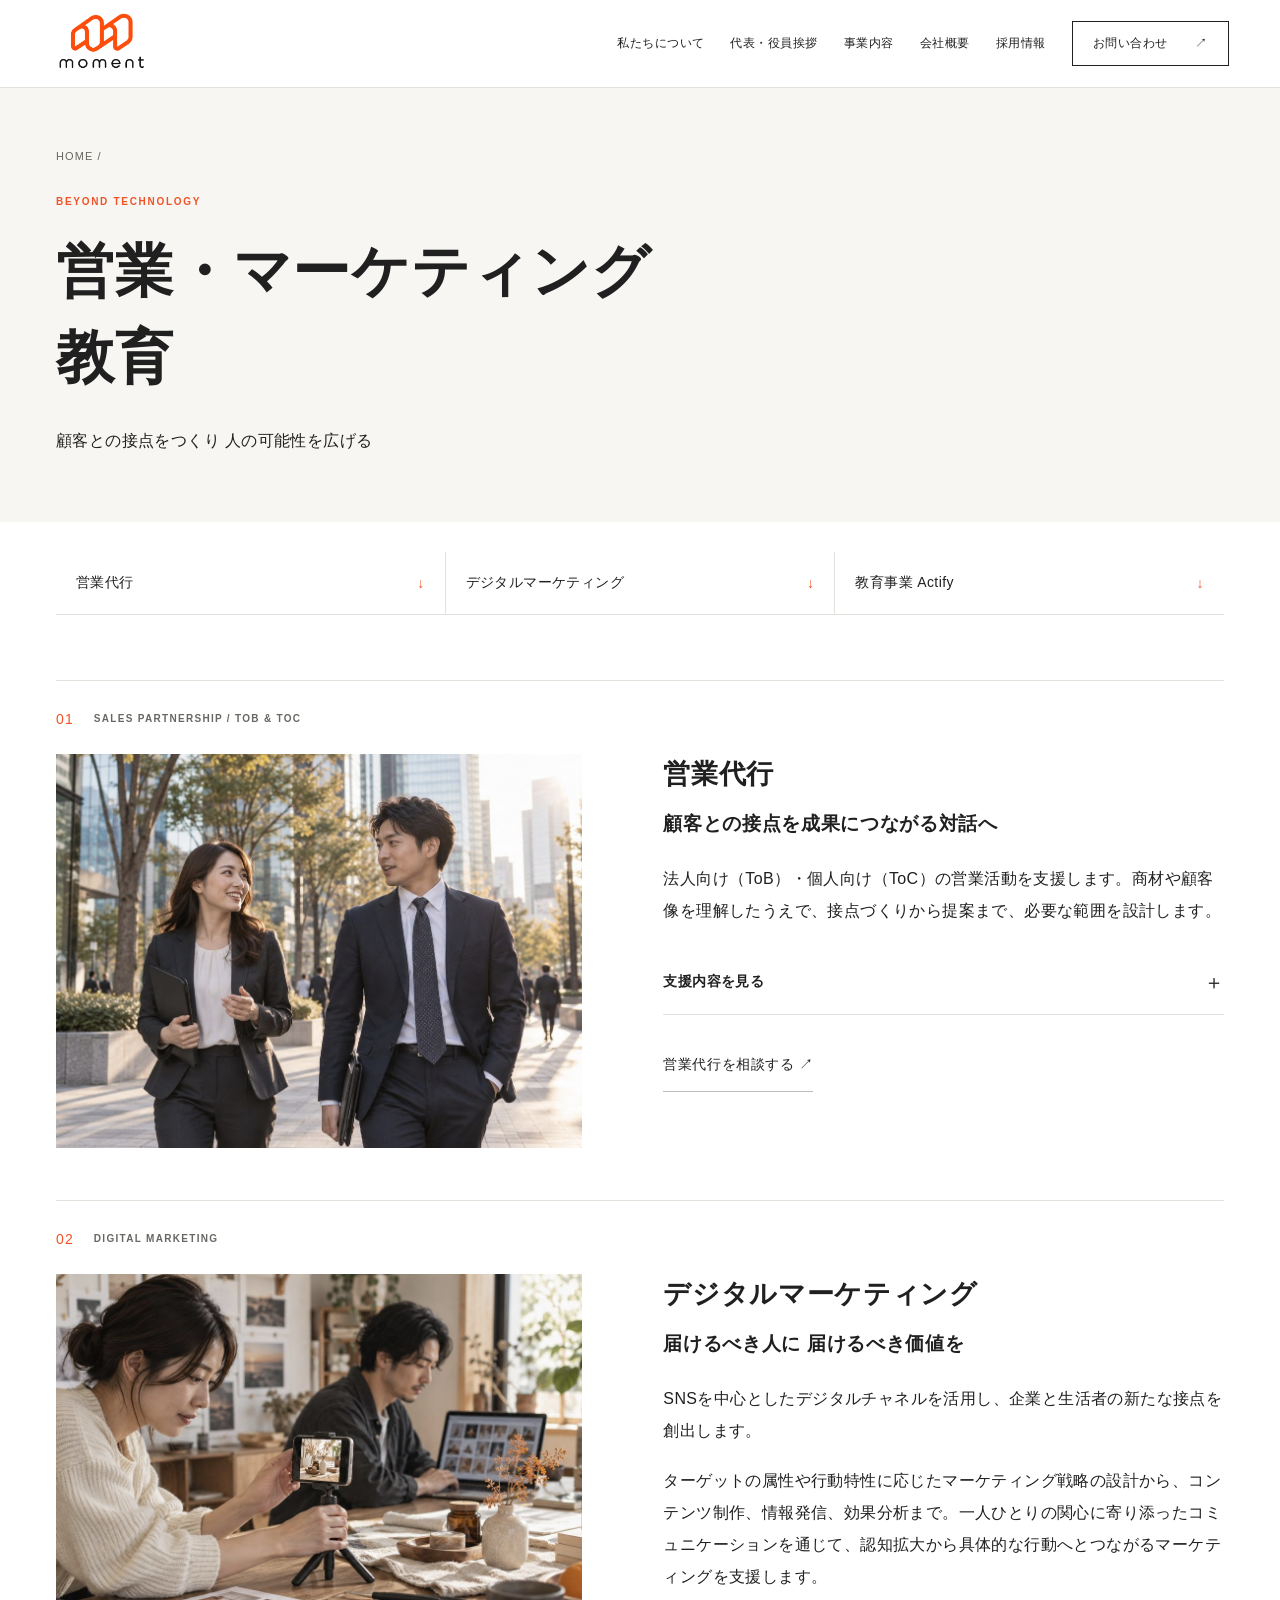
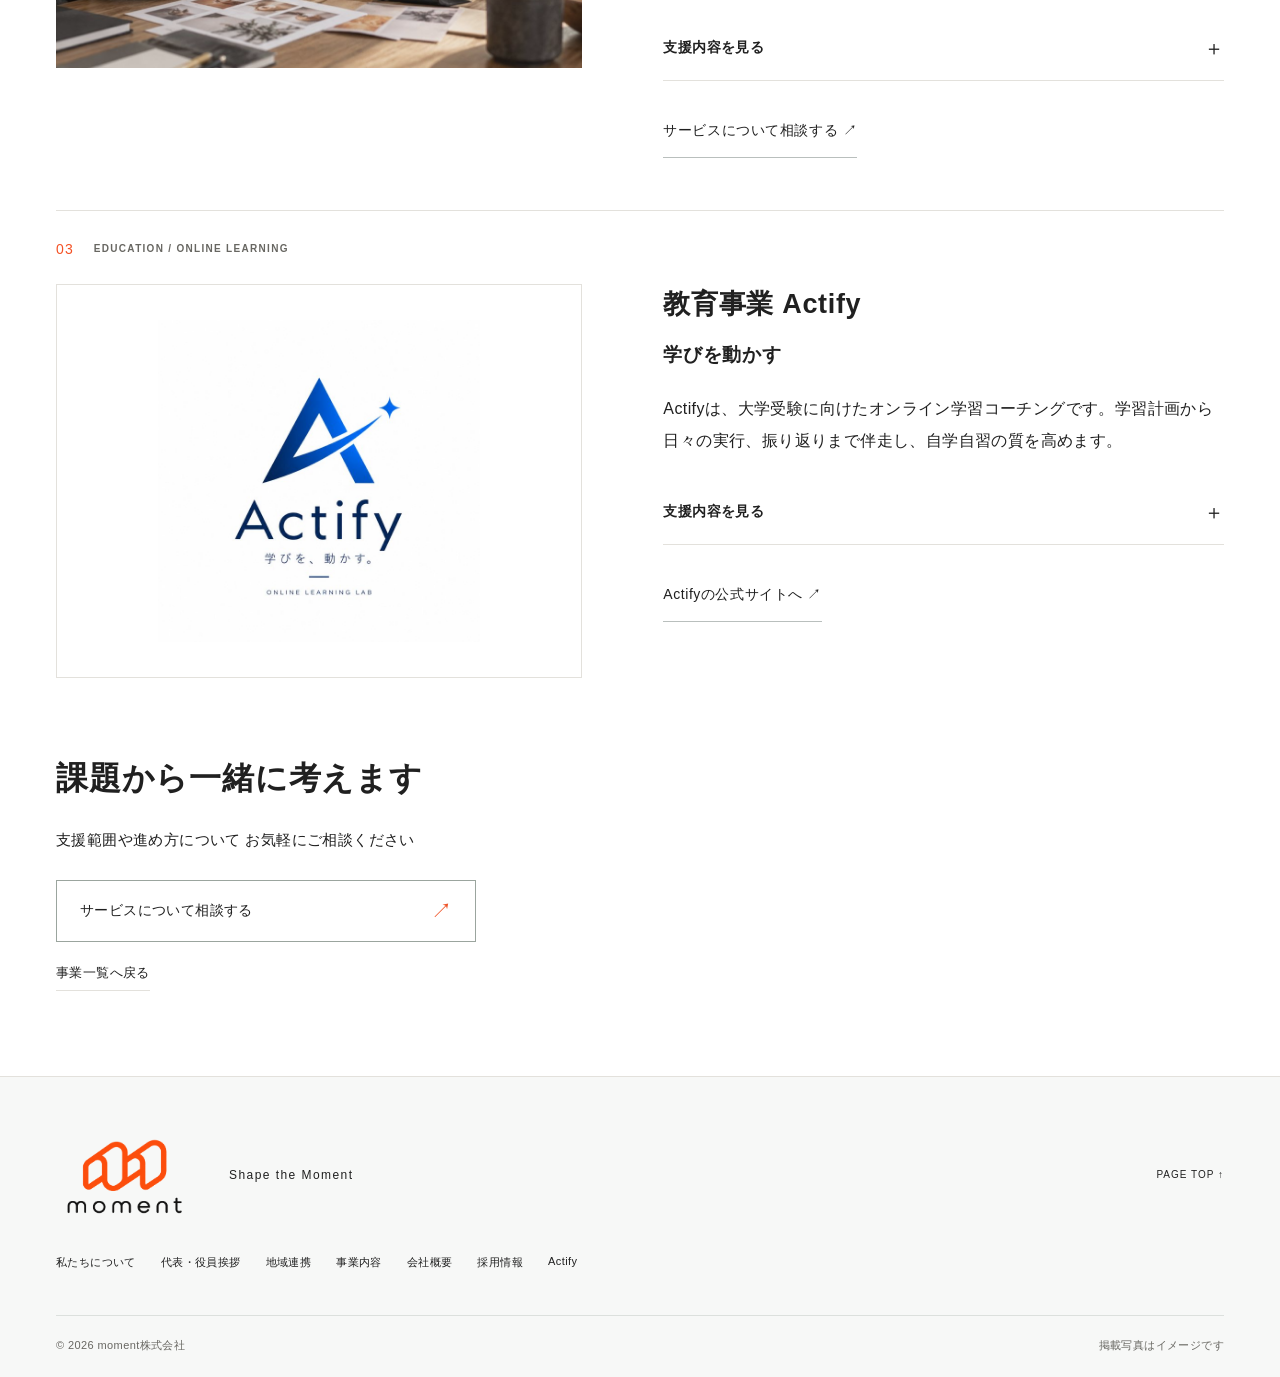
<file: business.html>
<!doctype html><html lang="ja"><head>
<!-- Google tag (gtag.js) -->
<script async src="https://www.googletagmanager.com/gtag/js?id=G-D9J7B8Z6LR"></script>
<script>
  window.dataLayer = window.dataLayer || [];
  function gtag(){dataLayer.push(arguments);}
  gtag('js', new Date());

  gtag('config', 'G-D9J7B8Z6LR');
</script>
<meta charset="utf-8"><meta name="viewport" content="width=device-width, initial-scale=1"><title>営業・マーケティング・教育 | moment株式会社</title><meta name="description" content="顧客との接点をつくり 人の可能性を広げる"><meta name="theme-color" content="#f45124"><link rel="canonical" href="https://moment-tokyo.jp/business"><link rel="icon" type="image/webp" href="/moment-logo-transparent.webp"><meta property="og:type" content="website"><meta property="og:title" content="営業・マーケティング・教育 | moment株式会社"><meta property="og:description" content="Shape the Moment 人の意志とテクノロジーで変化をつくる"><meta property="og:url" content="https://moment-tokyo.jp/business"><meta property="og:image" content="https://moment-tokyo.jp/moment-city.jpg"><link rel="stylesheet" href="/moment-redesign.css?v=20261008-shape"><link rel="stylesheet" href="/moment-shape.css?v=20261009-partners2"><script src="/moment-shape.js?v=20261008-solutions" defer></script><link rel="stylesheet" href="/moment-motion.css?v=20261011-all2"><script src="/moment-motion.js?v=20261112" defer></script><link rel="stylesheet" href="/moment-beyond.css?v=20261011"><link rel="stylesheet" href="/moment-brand.css?v=20261013-alpha"><link rel="preload" as="image" href="/moment-logo-transparent.webp"><style>.statement.statement-belief{display:flex;flex-direction:column;align-items:center;gap:.12em;margin-left:0;padding:clamp(28px,5vw,72px) 16px;font-size:clamp(20px,7vw,112px);font-weight:800;line-height:1.15;letter-spacing:-.045em;white-space:nowrap;text-align:center}.statement.statement-belief span:first-child{color:var(--ink)}.statement.statement-belief span:last-child{color:var(--orange)}</style><link rel="stylesheet" href="/moment-corporate.css?v=20261020"><link rel="stylesheet" href="/moment-refined.css?v=20261021b"><script src="/moment-refined.js?v=20261021" defer></script><link rel="stylesheet" href="/moment-polish.css?v=20261112"></head><body class="detail-page" id="top"><a class="skip" href="#main">本文へ移動</a><header class="header"><a class="brand" href="/#top" aria-label="moment トップ"><span class="brand-art"><img src="/moment-logo-transparent.webp" alt="moment" width="1460" height="1072"></span></a><nav id="navigation" aria-label="メインナビゲーション"><a href="/#about">私たちについて</a><a href="/message.html">代表・役員挨拶</a><a href="/#services">事業内容</a><a href="/#company">会社概要</a><a href="/#careers">採用情報</a><a href="/contact" class="nav-contact">お問い合わせ <span aria-hidden="true">↗</span></a></nav><button class="menu" aria-controls="navigation" aria-expanded="false" aria-label="メニューを開く"><span></span><span></span></button></header><main id="main"><section class="detail-hero"><div class="wrap"><a class="breadcrumb" href="/">HOME /</a><p class="eyebrow">BEYOND TECHNOLOGY</p><h1>営業・マーケティング<br>教育</h1><p>顧客との接点をつくり 人の可能性を広げる</p></div></section><section class="detail-content wrap"><nav class="detail-index" aria-label="事業一覧"><a href="#sales">営業代行<span aria-hidden="true">↓</span></a><a href="#digital-marketing">デジタルマーケティング<span aria-hidden="true">↓</span></a><a href="#actify">教育事業 Actify<span aria-hidden="true">↓</span></a></nav><div class="beyond-list"><article class="beyond-card" id="sales"><div class="service-id"><span>01</span><p>SALES PARTNERSHIP / TOB & TOC</p></div><figure class="beyond-image"><img src="/beyond-sales.jpg" width="1536" height="1024" loading="lazy" alt="屋外で商談先へ向かうビジネスパートナーのイメージ"></figure><div class="service-main"><h3>営業代行</h3><h4>顧客との接点を成果につながる対話へ</h4><p>法人向け（ToB）・個人向け（ToC）の営業活動を支援します。商材や顧客像を理解したうえで、接点づくりから提案まで、必要な範囲を設計します。</p><details class="service-detail"><summary>支援内容を見る<span aria-hidden="true">＋</span></summary><ul><li><h5>法人向け営業</h5><p>アウトバウンド営業、テレアポ、イベントでの接点づくりから商談へつなげます。</p></li><li><h5>個人向け営業</h5><p>生活者向け商材の提案や販促活動など、顧客との接点に合わせた営業を支援します。</p></li><li><h5>現場での改善</h5><p>対象顧客・訴求・活動方法をすり合わせ、現場の反応から改善。支援範囲と体制はご相談ください。</p></li></ul></details><a class="text-link" href="/contact?service=sales">営業代行を相談する ↗</a></div></article><article class="beyond-card" id="digital-marketing"><div class="service-id"><span>02</span><p>DIGITAL MARKETING</p></div><figure class="beyond-image"><img src="/beyond-marketing.jpg" width="1536" height="1024" loading="lazy" alt="SNSコンテンツを企画し撮影するチームのイメージ"></figure><div class="service-main"><h3>デジタルマーケティング</h3><h4>届けるべき人に 届けるべき価値を</h4><p>SNSを中心としたデジタルチャネルを活用し、企業と生活者の新たな接点を創出します。</p><p>ターゲットの属性や行動特性に応じたマーケティング戦略の設計から、コンテンツ制作、情報発信、効果分析まで。一人ひとりの関心に寄り添ったコミュニケーションを通じて、認知拡大から具体的な行動へとつながるマーケティングを支援します。</p><details class="service-detail"><summary>支援内容を見る<span aria-hidden="true">＋</span></summary><ul><li><h5>SNSマーケティング</h5><p>Instagram・ThreadsなどのSNSを活用し、ブランドやサービスの認知拡大を支援。ターゲットの関心や利用動向を踏まえたコンテンツの企画・発信を通じて、継続的な顧客接点を構築します。</p></li><li><h5>マイクロマーケティング</h5><p>若年層を中心とした多様なコミュニティや個人のネットワークを活用し、ターゲットに最適化した情報発信を展開。マス広告では届きにくい生活者との接点を創出し、身近なコミュニケーションを通じた認知拡大と行動喚起を実現します。</p></li><li><h5>マーケティング分析・改善</h5><p>リーチ数やエンゲージメント、コンバージョンなどのデータを活用し、施策の成果を可視化。継続的な分析と改善を通じて、マーケティング活動の効率と効果の最大化を図ります。</p></li></ul></details><a class="text-link" href="/contact?service=marketing">サービスについて相談する ↗</a></div></article><article class="beyond-card" id="actify"><div class="service-id"><span>03</span><p>EDUCATION / ONLINE LEARNING</p></div><figure class="beyond-image beyond-logo"><img src="/beyond-actify.jpg" width="1536" height="1024" loading="lazy" alt="Actify 学びを動かす"></figure><div class="service-main"><h3>教育事業 Actify</h3><h4>学びを動かす</h4><p>Actifyは、大学受験に向けたオンライン学習コーチングです。学習計画から日々の実行、振り返りまで伴走し、自学自習の質を高めます。</p><details class="service-detail"><summary>支援内容を見る<span aria-hidden="true">＋</span></summary><ul><li><h5>学習戦略</h5><p>大学受験の目標から逆算し、一人ひとりに合った学習計画を組み立てます。</p></li><li><h5>日々の実行支援</h5><p>タスク管理と演習を通じて、自学自習の質を高め、計画の実行を支えます。</p></li><li><h5>振り返り・成長</h5><p>学習の振り返りを重ね、自ら学び続ける力を育てます。詳細や無料相談は公式サイトへ。</p></li></ul></details><a class="text-link" href="https://actify.moment-tokyo.jp/">Actifyの公式サイトへ ↗</a></div></article></div></section><section class="detail-contact wrap"><h2>課題から一緒に考えます</h2><p>支援範囲や進め方について お気軽にご相談ください</p><a class="editorial-button" href="/contact">サービスについて相談する<span aria-hidden="true">↗</span></a><a class="detail-back" href="/#services">事業一覧へ戻る</a></section></main><footer><div class="wrap"><div class="footer-top"><a href="/#top" aria-label="moment トップ"><span class="brand-art"><img src="/moment-logo-transparent.webp" alt="moment" width="1460" height="1072"></span></a><p>Shape the Moment</p><a href="/#top" class="back-top">PAGE TOP ↑</a></div><nav aria-label="フッター"><a href="/#about">私たちについて</a><a href="/message.html">代表・役員挨拶</a><a href="/#regional">地域連携</a><a href="/#services">事業内容</a><a href="/#company">会社概要</a><a href="/#careers">採用情報</a><a href="https://actify.moment-tokyo.jp/">Actify</a></nav><div class="footer-bottom"><small>© 2026 moment株式会社</small><small>掲載写真はイメージです</small></div></div></footer></body></html>
</file>
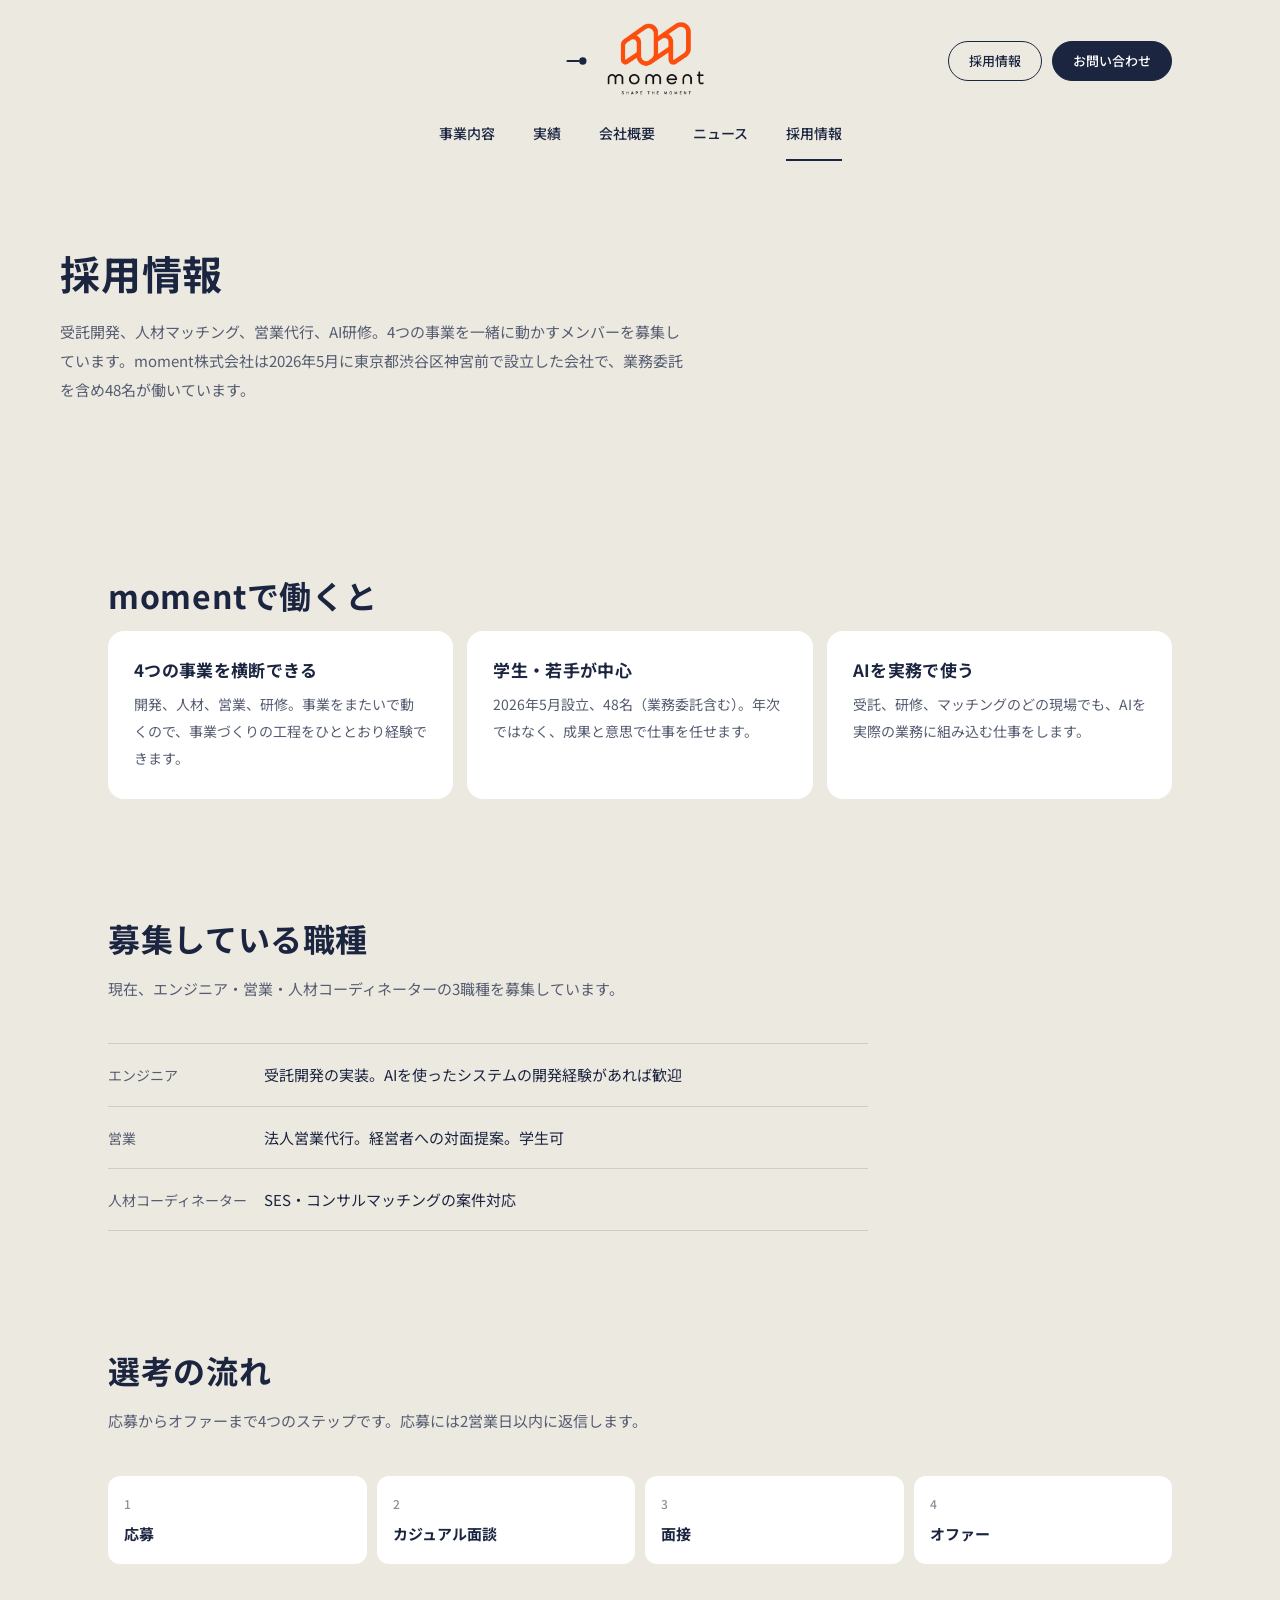
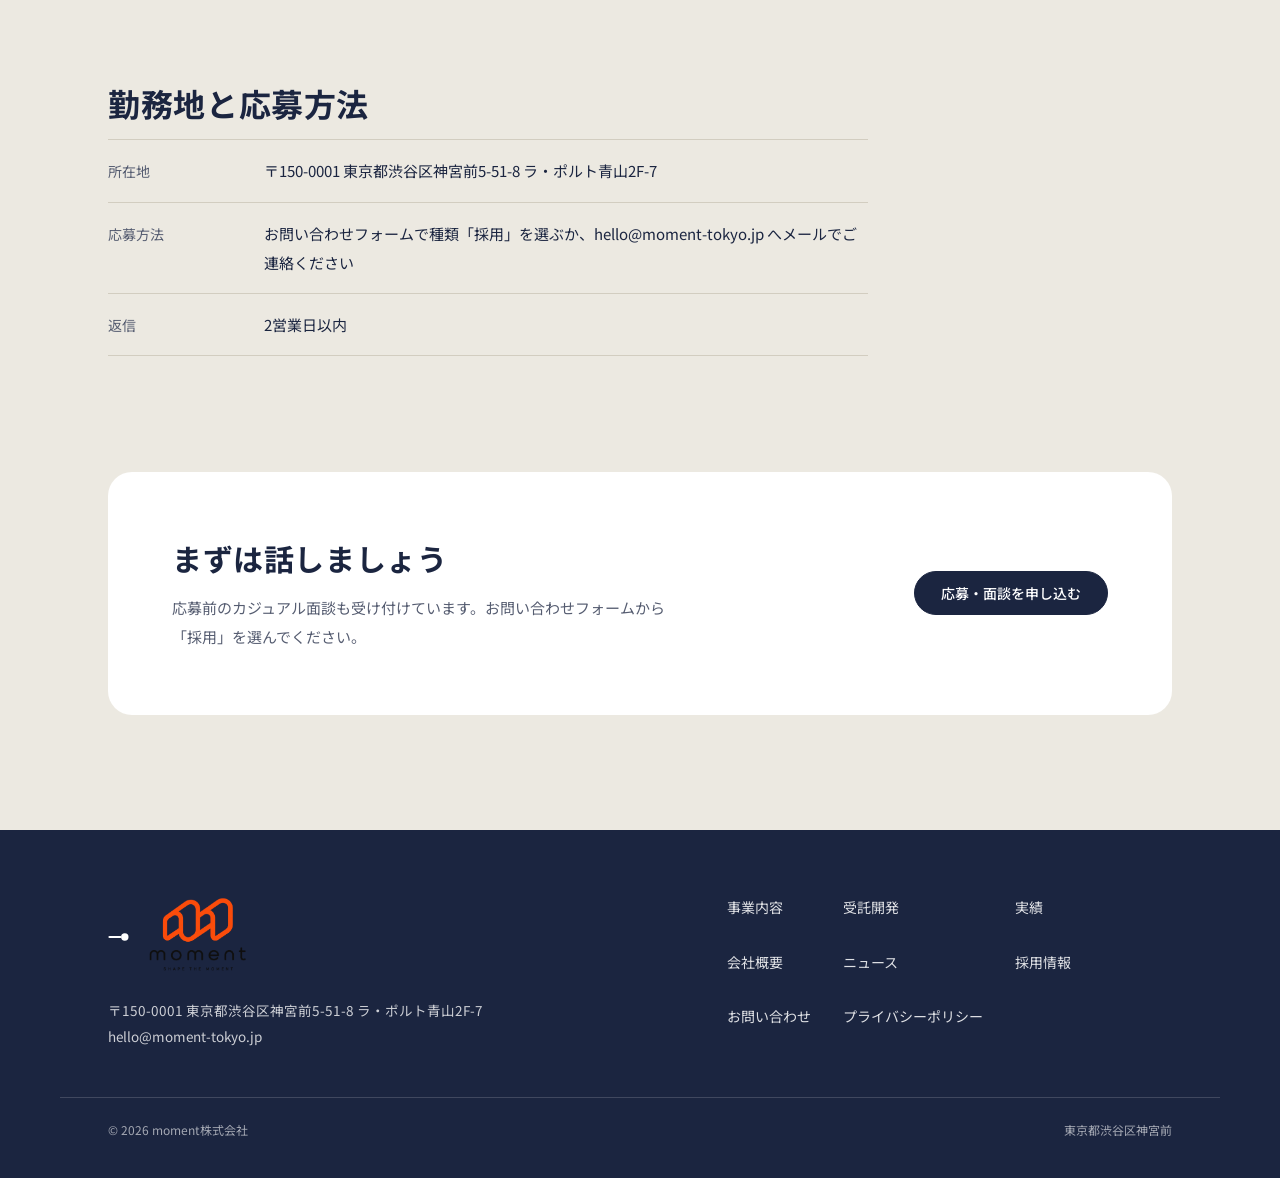
<file: careers.html>
<!DOCTYPE html>
<html lang="ja">
<head>
<!-- Google tag (gtag.js) -->
<script async src="https://www.googletagmanager.com/gtag/js?id=G-D9J7B8Z6LR"></script>
<script>
  window.dataLayer = window.dataLayer || [];
  function gtag(){dataLayer.push(arguments);}
  gtag('js', new Date());

  gtag('config', 'G-D9J7B8Z6LR');
</script>
<meta charset="UTF-8">
<meta name="viewport" content="width=device-width, initial-scale=1">
<title>採用情報｜moment株式会社</title>
<meta name="description" content="moment株式会社（東京・渋谷区神宮前、2026年5月設立）の採用情報。エンジニア、法人営業、人材コーディネーターを募集しています。業務委託を含む48名、学生・若手が中心の組織です。">
<link rel="canonical" href="https://moment-tokyo.jp/careers.html">
<meta property="og:type" content="website">
<meta property="og:site_name" content="moment株式会社">
<meta property="og:title" content="採用情報｜moment株式会社">
<meta property="og:description" content="moment株式会社（東京・渋谷区神宮前、2026年5月設立）の採用情報。エンジニア、法人営業、人材コーディネーターを募集しています。業務委託を含む48名、学生・若手が中心の組織です。">
<meta property="og:url" content="https://moment-tokyo.jp/careers.html">
<meta property="og:image" content="https://moment-tokyo.jp/assets/img/ogp.png">
<meta name="twitter:card" content="summary_large_image">
<link rel="icon" href='data:image/svg+xml,<svg xmlns="http://www.w3.org/2000/svg" viewBox="0 0 32 32"><rect width="32" height="32" rx="6" fill="%23ECE9E1"/><path d="M6 16h13" stroke="%231B2540" stroke-width="3" stroke-linecap="round"/><circle cx="23.5" cy="16" r="4.5" fill="%231B2540"/></svg>'>
<link rel="preconnect" href="https://fonts.googleapis.com">
<link rel="preconnect" href="https://fonts.gstatic.com" crossorigin>
<link rel="preload" as="style" href="https://fonts.googleapis.com/css2?family=Noto+Sans+JP:wght@400;500;700&family=Zen+Old+Mincho&display=swap">
<link rel="stylesheet" href="https://fonts.googleapis.com/css2?family=Noto+Sans+JP:wght@400;500;700&family=Zen+Old+Mincho&display=swap">
<link rel="stylesheet" href="assets/style.css">
<script>document.documentElement.className+=" js";</script>

<script type="application/ld+json">{"@context": "https://schema.org", "@graph": [{"@type": "Organization", "@id": "https://moment-tokyo.jp/#organization", "name": "moment株式会社", "alternateName": "moment", "url": "https://moment-tokyo.jp/", "logo": "https://moment-tokyo.jp/moment-logo-transparent.webp", "image": "https://moment-tokyo.jp/assets/img/ogp.png", "email": "hello@moment-tokyo.jp", "foundingDate": "2026-05", "founder": {"@type": "Person", "name": "佐々木 雄光", "jobTitle": "代表取締役"}, "numberOfEmployees": {"@type": "QuantitativeValue", "value": 48}, "address": {"@type": "PostalAddress", "postalCode": "150-0001", "addressCountry": "JP", "addressRegion": "東京都", "addressLocality": "渋谷区", "streetAddress": "神宮前5-51-8 ラ・ポルト青山2F-7"}, "description": "東京・渋谷区神宮前の会社。AIを使った受託開発、ITエンジニア・コンサルタントの案件マッチング（SES）、法人営業代行、経営者向けAI研修（COMPASS AI）の4つの事業を行う。", "knowsAbout": ["AI受託開発", "生成AI", "SES", "ITコンサルタント紹介", "法人営業代行", "AI研修"], "contactPoint": {"@type": "ContactPoint", "contactType": "customer support", "email": "hello@moment-tokyo.jp", "url": "https://moment-tokyo.jp/contact.html", "availableLanguage": "ja"}}, {"@type": "WebPage", "@id": "https://moment-tokyo.jp/careers.html#webpage", "url": "https://moment-tokyo.jp/careers.html", "name": "採用情報｜moment株式会社", "inLanguage": "ja", "isPartOf": {"@id": "https://moment-tokyo.jp/#website"}, "about": {"@id": "https://moment-tokyo.jp/#organization"}, "breadcrumb": {"@type": "BreadcrumbList", "itemListElement": [{"@type": "ListItem", "position": 1, "name": "トップ", "item": "https://moment-tokyo.jp/"}, {"@type": "ListItem", "position": 2, "name": "採用情報", "item": "https://moment-tokyo.jp/careers.html"}]}}]}</script>
<link rel="stylesheet" href="/moment-brand.css?v=20261013-alpha"></head>
<body class="">
<div class="ornament ornament--l" aria-hidden="true"></div>
<div class="ornament ornament--r" aria-hidden="true"></div>
<header class="site-header">
  <div class="header-inner">
    <a class="brand" href="index.html" aria-label="moment株式会社 トップページ">
      <svg viewBox="0 0 22 22" aria-hidden="true"><path d="M1.5 11h11" stroke="currentColor" stroke-width="2.2" stroke-linecap="round"/><circle cx="16.8" cy="11" r="3.7" fill="currentColor"/></svg>
      <img src="/moment-logo-transparent.webp" width="554" height="410" alt="moment">
    </a>
    <div class="header-actions">
      <a class="btn btn--ghost" href="careers.html">採用情報</a>
      <a class="btn btn--solid" href="contact.html">お問い合わせ</a>
      <button class="menu-btn" type="button" aria-expanded="false" aria-label="メニューを開く" aria-controls="site-nav"><span></span></button>
    </div>
    <nav class="site-nav" id="site-nav" aria-label="サイト内">
      <a href="services.html">事業内容</a>
      <a href="works.html">実績</a>
      <a href="about.html">会社概要</a>
      <a href="news.html">ニュース</a>
      <a href="careers.html">採用情報</a>
    </nav>
  </div>
</header>

<div class="container page-head">
  <h1>採用情報</h1>
  <p>受託開発、人材マッチング、営業代行、AI研修。4つの事業を一緒に動かすメンバーを募集しています。moment株式会社は2026年5月に東京都渋谷区神宮前で設立した会社で、業務委託を含め48名が働いています。</p>
</div>

<section class="section">
  <div class="container">
    <h2 class="section-title">momentで働くと</h2>
    <ul class="reasons">
      <li><h3>4つの事業を横断できる</h3><p>開発、人材、営業、研修。事業をまたいで動くので、事業づくりの工程をひととおり経験できます。</p></li>
      <li><h3>学生・若手が中心</h3><p>2026年5月設立、48名（業務委託含む）。年次ではなく、成果と意思で仕事を任せます。</p></li>
      <li><h3>AIを実務で使う</h3><p>受託、研修、マッチングのどの現場でも、AIを実際の業務に組み込む仕事をします。</p></li>
    </ul>
  </div>
</section>

<section class="section">
  <div class="container">
    <h2 class="section-title">募集している職種</h2>
    <p class="section-lead">現在、エンジニア・営業・人材コーディネーターの3職種を募集しています。</p>
    <!-- 職種が固まったら書き足す。今は分類だけ -->
    <dl class="co-table">
      <div><dt>エンジニア</dt><dd>受託開発の実装。AIを使ったシステムの開発経験があれば歓迎</dd></div>
      <div><dt>営業</dt><dd>法人営業代行。経営者への対面提案。学生可</dd></div>
      <div><dt>人材コーディネーター</dt><dd>SES・コンサルマッチングの案件対応</dd></div>
    </dl>
  </div>
</section>

<section class="section">
  <div class="container">
    <h2 class="section-title">選考の流れ</h2>
    <p class="section-lead">応募からオファーまで4つのステップです。応募には2営業日以内に返信します。</p>
    <ol class="steps">
      <li><b>1</b><span>応募</span></li>
      <li><b>2</b><span>カジュアル面談</span></li>
      <li><b>3</b><span>面接</span></li>
      <li><b>4</b><span>オファー</span></li>
    </ol>
  </div>
</section>

<section class="section">
  <div class="container">
    <h2 class="section-title">勤務地と応募方法</h2>
    <dl class="co-table">
      <div><dt>所在地</dt><dd>〒150-0001 東京都渋谷区神宮前5-51-8 ラ・ポルト青山2F-7</dd></div>
      <div><dt>応募方法</dt><dd>お問い合わせフォームで種類「採用」を選ぶか、<a href="mailto:hello@moment-tokyo.jp">hello@moment-tokyo.jp</a> へメールでご連絡ください</dd></div>
      <div><dt>返信</dt><dd>2営業日以内</dd></div>
    </dl>
  </div>
</section>

<section class="section">
  <div class="container">
    <div class="contact-card">
      <div>
        <h2>まずは話しましょう</h2>
        <p>応募前のカジュアル面談も受け付けています。お問い合わせフォームから「採用」を選んでください。</p>
      </div>
      <div class="btn-row">
        <a class="btn btn--solid" href="contact.html">応募・面談を申し込む</a>
      </div>
    </div>
  </div>
</section>
<footer class="site-footer">
  <div class="container footer-inner">
    <div>
      <a class="brand" href="index.html">
        <svg viewBox="0 0 22 22" aria-hidden="true"><path d="M1.5 11h11" stroke="currentColor" stroke-width="2.2" stroke-linecap="round"/><circle cx="16.8" cy="11" r="3.7" fill="currentColor"/></svg>
        <img src="/moment-logo-transparent.webp" width="554" height="410" alt="moment">
      </a>
      <p class="footer-addr">〒150-0001 東京都渋谷区神宮前5-51-8 ラ・ポルト青山2F-7<br><a href="mailto:hello@moment-tokyo.jp">hello@moment-tokyo.jp</a></p>
    </div>
    <nav class="footer-nav" aria-label="フッター">
      <a href="services.html">事業内容</a>
      <a href="development.html">受託開発</a>
      <a href="works.html">実績</a>
      <a href="about.html">会社概要</a>
      <a href="news.html">ニュース</a>
      <a href="careers.html">採用情報</a>
      <a href="contact.html">お問い合わせ</a>
      <a href="privacy.html">プライバシーポリシー</a>
    </nav>
  </div>
  <div class="container footer-bottom">
    <span>© 2026 moment株式会社</span>
    <span>東京都渋谷区神宮前</span>
  </div>
</footer>
<script src="assets/site.js" defer></script>
</body>
</html>
</file>
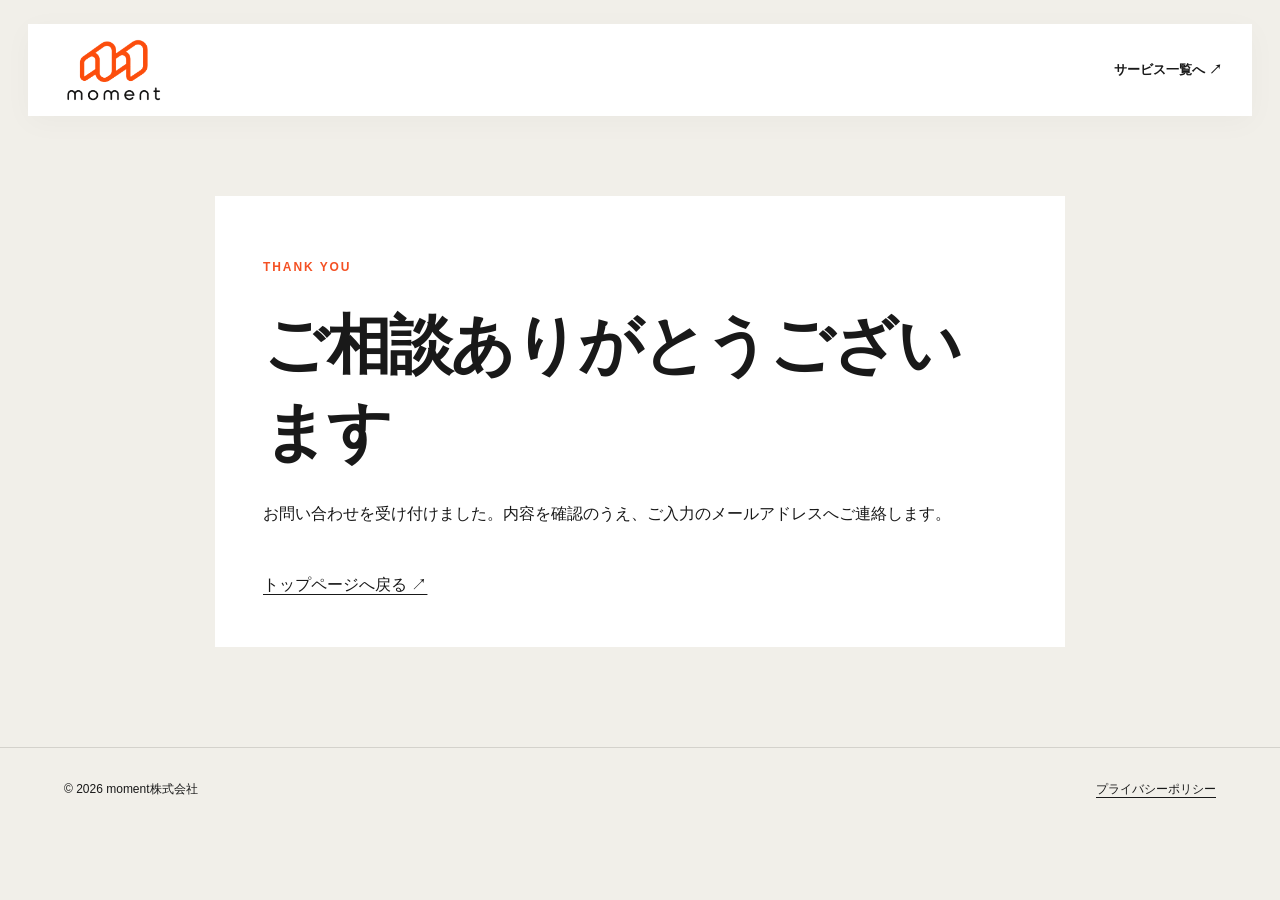
<file: contact-thanks.html>
<!doctype html><html lang="ja"><head>
<!-- Google tag (gtag.js) -->
<script async src="https://www.googletagmanager.com/gtag/js?id=G-D9J7B8Z6LR"></script>
<script>
  window.dataLayer = window.dataLayer || [];
  function gtag(){dataLayer.push(arguments);}
  gtag('js', new Date());

  gtag('config', 'G-D9J7B8Z6LR');
</script>
<meta charset="utf-8"><meta name="viewport" content="width=device-width,initial-scale=1"><title>お問い合わせを受け付けました | moment株式会社</title><meta name="description" content="momentのサービスに関するご相談をお寄せください。"><link rel="canonical" href="https://moment-tokyo.jp/contact-thanks"><link rel="icon" href="/moment-logo-transparent.webp"><link rel="stylesheet" href="/contact-form.css?v=20261009"><meta name="robots" content="noindex"><link rel="stylesheet" href="/moment-brand.css?v=20261013-alpha"></head><body><header><a href="/" aria-label="moment トップ"><img src="/moment-logo-transparent.webp" width="554" height="410" alt="moment"></a><a class="back" href="/#services">サービス一覧へ ↗</a></header><main class="thanks"><p class="eyebrow">THANK YOU</p><h1>ご相談ありがとうございます</h1><p>お問い合わせを受け付けました。内容を確認のうえ、ご入力のメールアドレスへご連絡します。</p><a href="/">トップページへ戻る ↗</a></main><footer><span>© 2026 moment株式会社</span><a href="/privacy.html">プライバシーポリシー</a></footer></body></html>
</file>
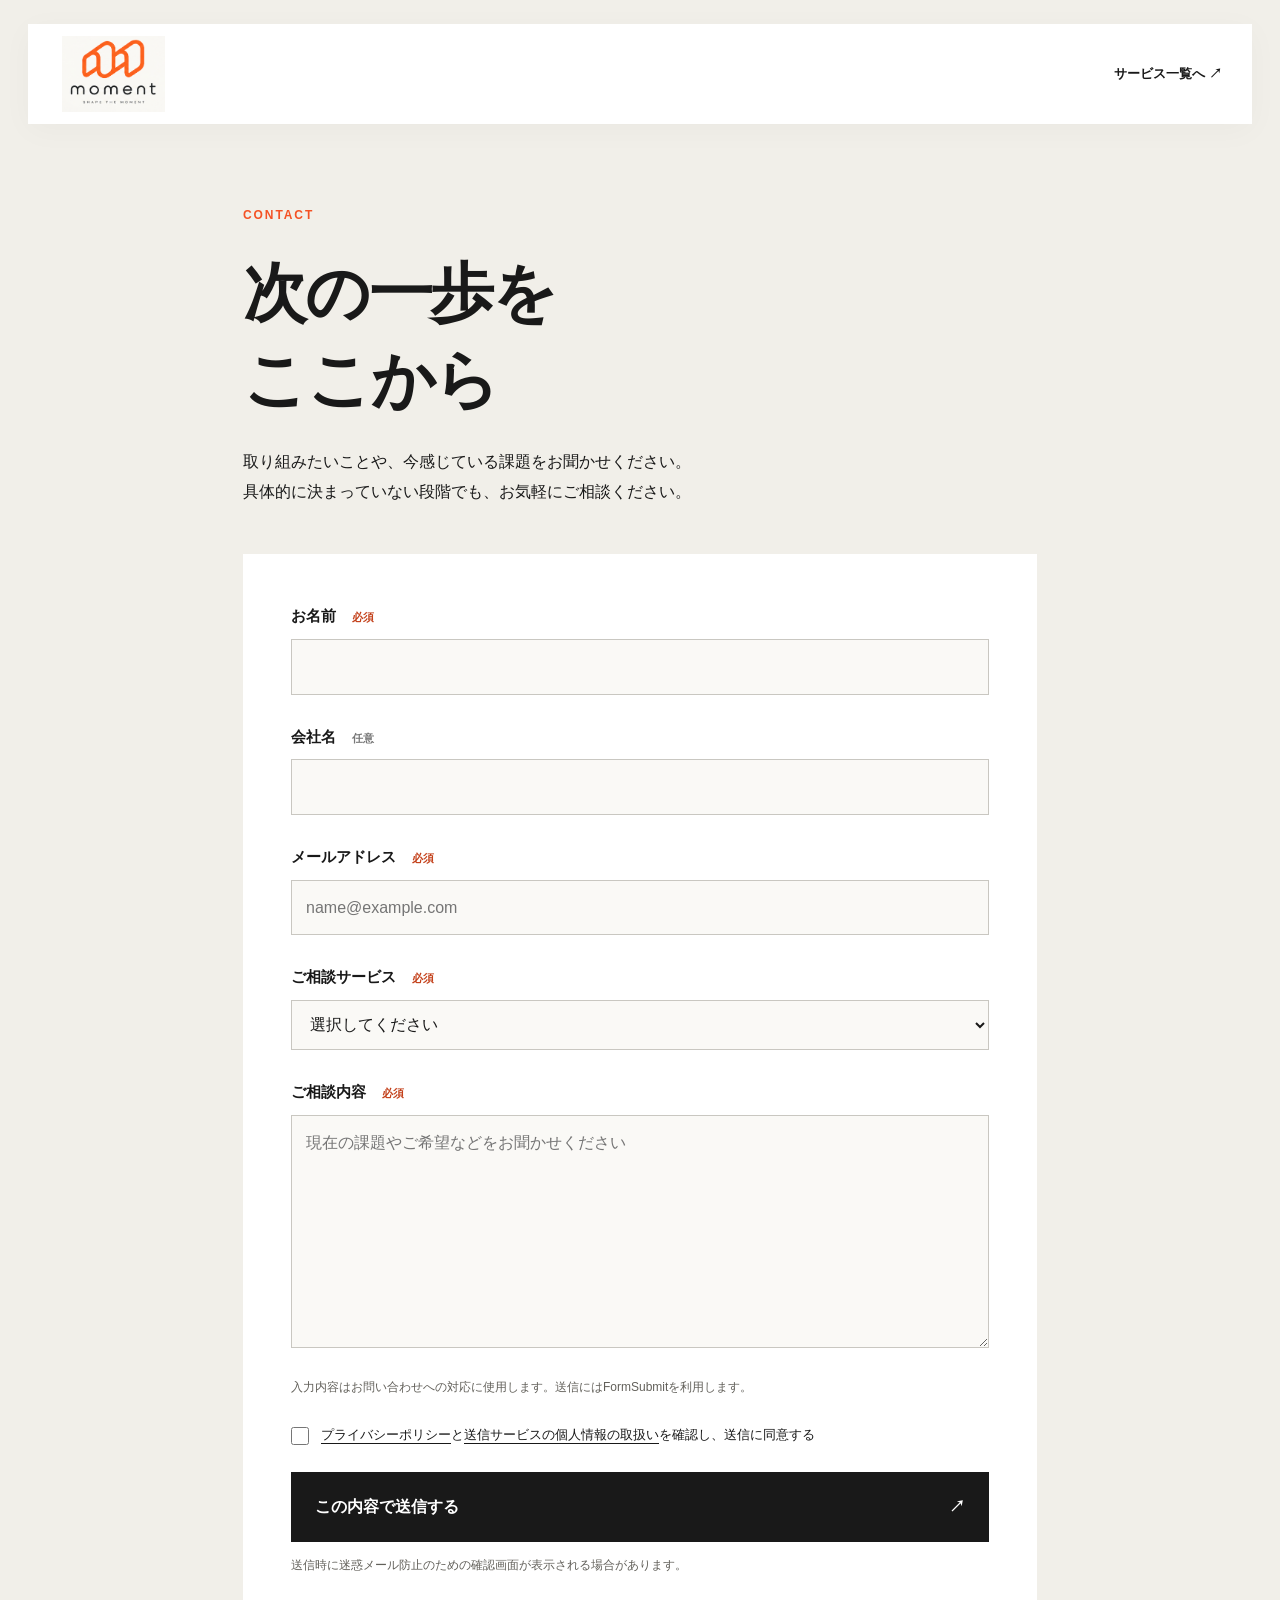
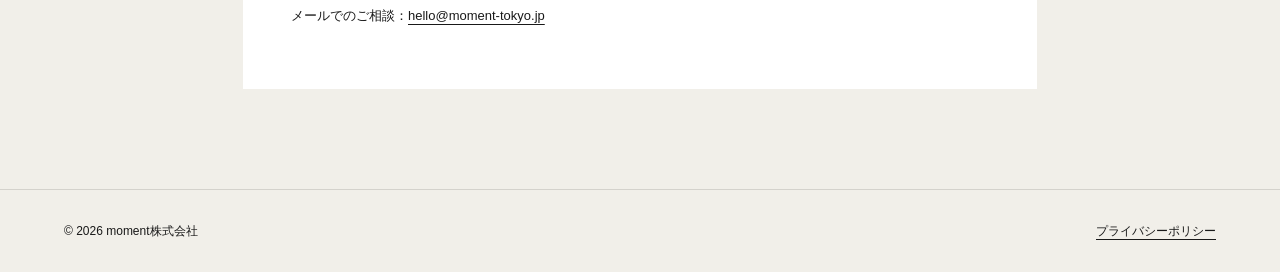
<file: contact.html>
<!doctype html><html lang="ja"><head>
<!-- Google tag (gtag.js) -->
<script async src="https://www.googletagmanager.com/gtag/js?id=G-D9J7B8Z6LR"></script>
<script>
  window.dataLayer = window.dataLayer || [];
  function gtag(){dataLayer.push(arguments);}
  gtag('js', new Date());

  gtag('config', 'G-D9J7B8Z6LR');
</script>
<meta charset="utf-8"><meta name="viewport" content="width=device-width,initial-scale=1"><title>サービスのご相談 | moment株式会社</title><meta name="description" content="momentのサービスに関するご相談をお寄せください。"><link rel="canonical" href="https://moment-tokyo.jp/contact"><link rel="icon" href="/moment-logo-v3.png"><link rel="stylesheet" href="/contact-form.css?v=20261009"><link rel="stylesheet" href="/moment-brand.css?v=20261013"></head><body><header><a href="/" aria-label="moment トップ"><img src="/moment-logo-v3.png" width="554" height="410" alt="moment"></a><a class="back" href="/#services">サービス一覧へ ↗</a></header>
<main><div class="intro"><p class="eyebrow">CONTACT</p><h1>次の一歩を<br>ここから</h1><p>取り組みたいことや、今感じている課題をお聞かせください。<br>具体的に決まっていない段階でも、お気軽にご相談ください。</p></div>
<form action="https://formsubmit.co/hello@moment-tokyo.jp" method="POST" id="inquiry-form">
<input type="hidden" name="_subject" value="【moment】サービスに関するお問い合わせ">
<input type="hidden" name="_next" value="https://moment-tokyo.jp/contact-thanks">
<input type="hidden" name="_template" value="table">
<div class="trap" aria-hidden="true"><label>この欄には入力しないでください<input type="text" name="_honey" tabindex="-1" autocomplete="off"></label></div>
<div class="row"><label for="name">お名前 <span>必須</span></label><input id="name" name="お名前" autocomplete="name" required maxlength="100"></div>
<div class="row"><label for="company">会社名 <small>任意</small></label><input id="company" name="会社名" autocomplete="organization" maxlength="200"></div>
<div class="row"><label for="email">メールアドレス <span>必須</span></label><input id="email" name="email" type="email" autocomplete="email" required maxlength="254" placeholder="name@example.com"></div>
<div class="row"><label for="service">ご相談サービス <span>必須</span></label><select id="service" name="ご相談サービス" required><option value="">選択してください</option><option value="training">AI研修</option><option value="advisory">AI顧問</option><option value="ax-launch">AX Launch</option><option value="fde">FDE</option><option value="development">受託開発</option><option value="sales">営業支援</option><option value="marketing">デジタルマーケティング</option><option value="education">教育事業 Actify</option><option value="other">その他・まだ決まっていない</option></select></div>
<div class="row"><label for="message">ご相談内容 <span>必須</span></label><textarea id="message" name="ご相談内容" required maxlength="5000" rows="7" placeholder="現在の課題やご希望などをお聞かせください"></textarea></div>
<p class="note">入力内容はお問い合わせへの対応に使用します。送信にはFormSubmitを利用します。</p>
<label class="consent"><input type="checkbox" required name="個人情報の取扱いへの同意" value="同意する"><span><a href="/privacy.html" target="_blank" rel="noopener">プライバシーポリシー</a>と<a href="https://formsubmit.co/privacy.pdf" target="_blank" rel="noopener">送信サービスの個人情報の取扱い</a>を確認し、送信に同意する</span></label>
<button type="submit">この内容で送信する <span aria-hidden="true">↗</span></button><p class="note">送信時に迷惑メール防止のための確認画面が表示される場合があります。</p>
<p class="alternative">メールでのご相談：<a href="mailto:hello@moment-tokyo.jp">hello@moment-tokyo.jp</a></p>
</form></main><script src="/contact-form.js?v=20261009" defer></script><footer><span>© 2026 moment株式会社</span><a href="/privacy.html">プライバシーポリシー</a></footer></body></html>
</file>
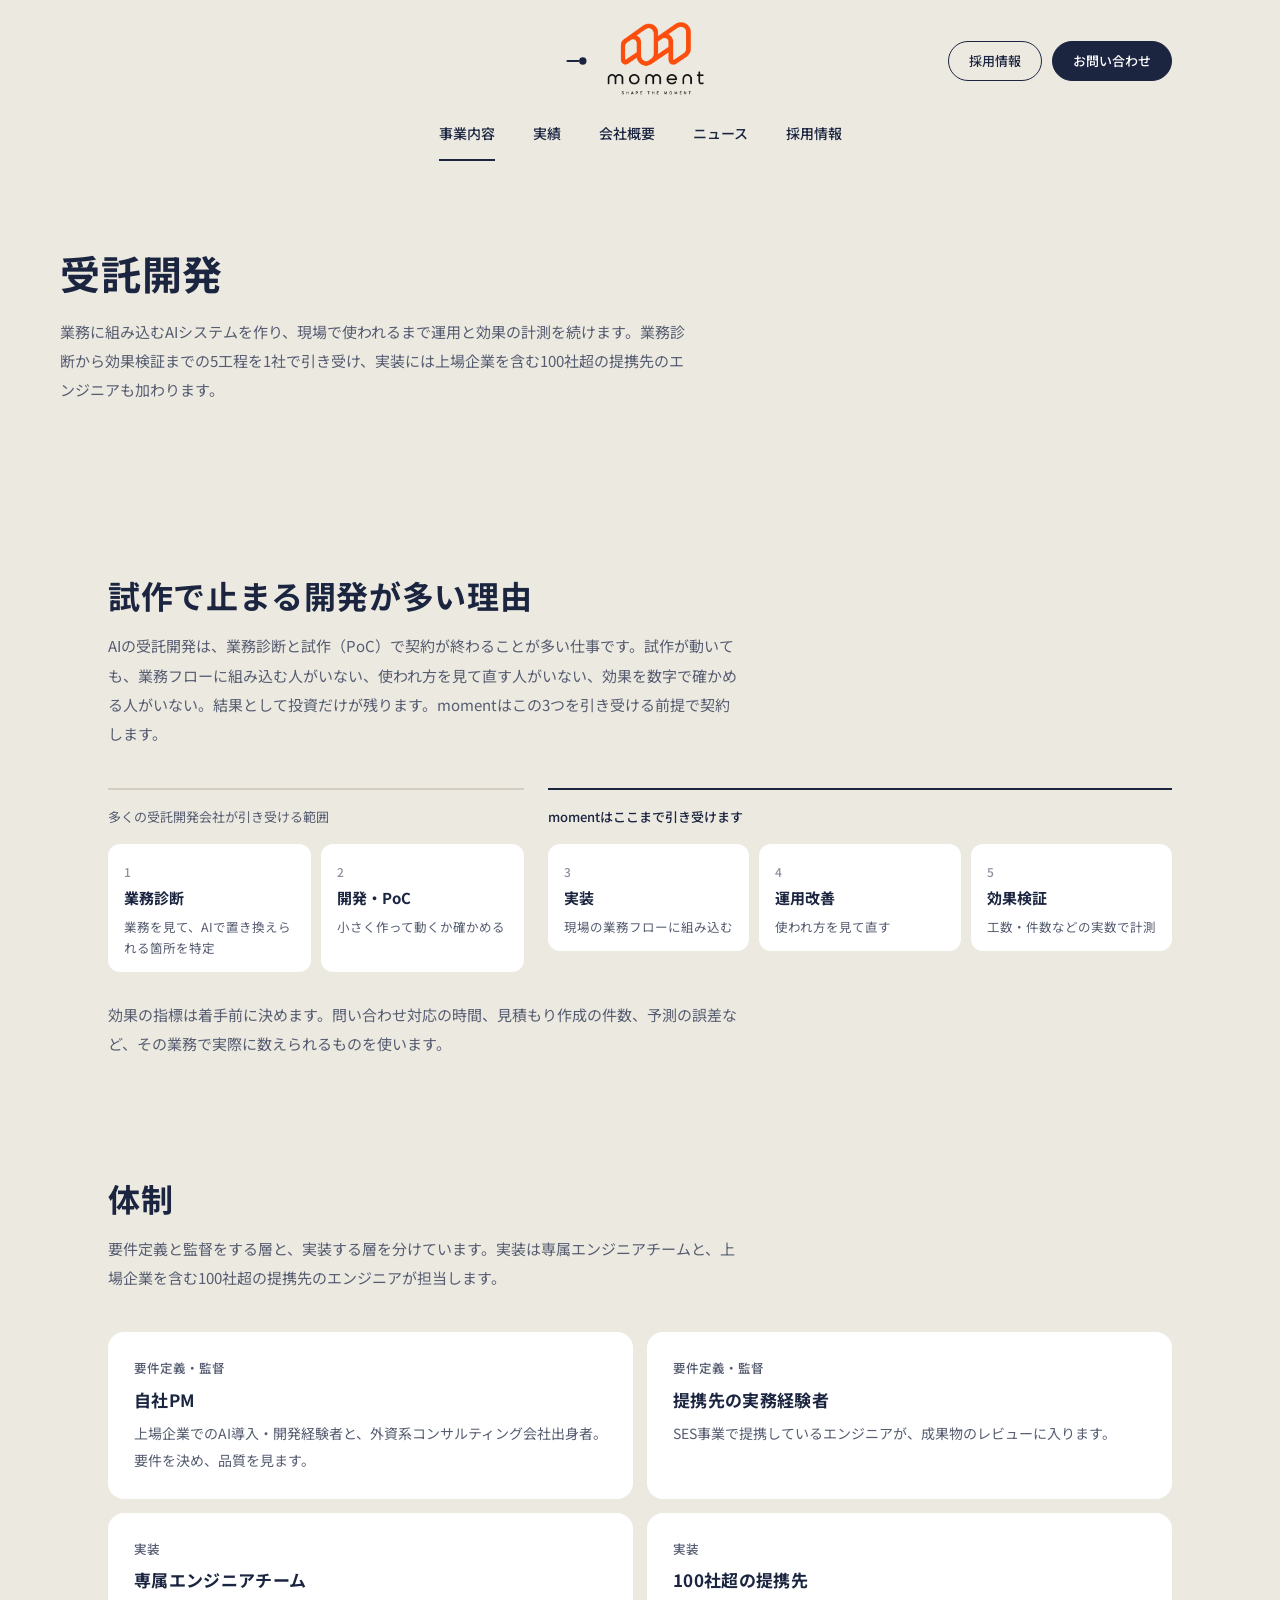
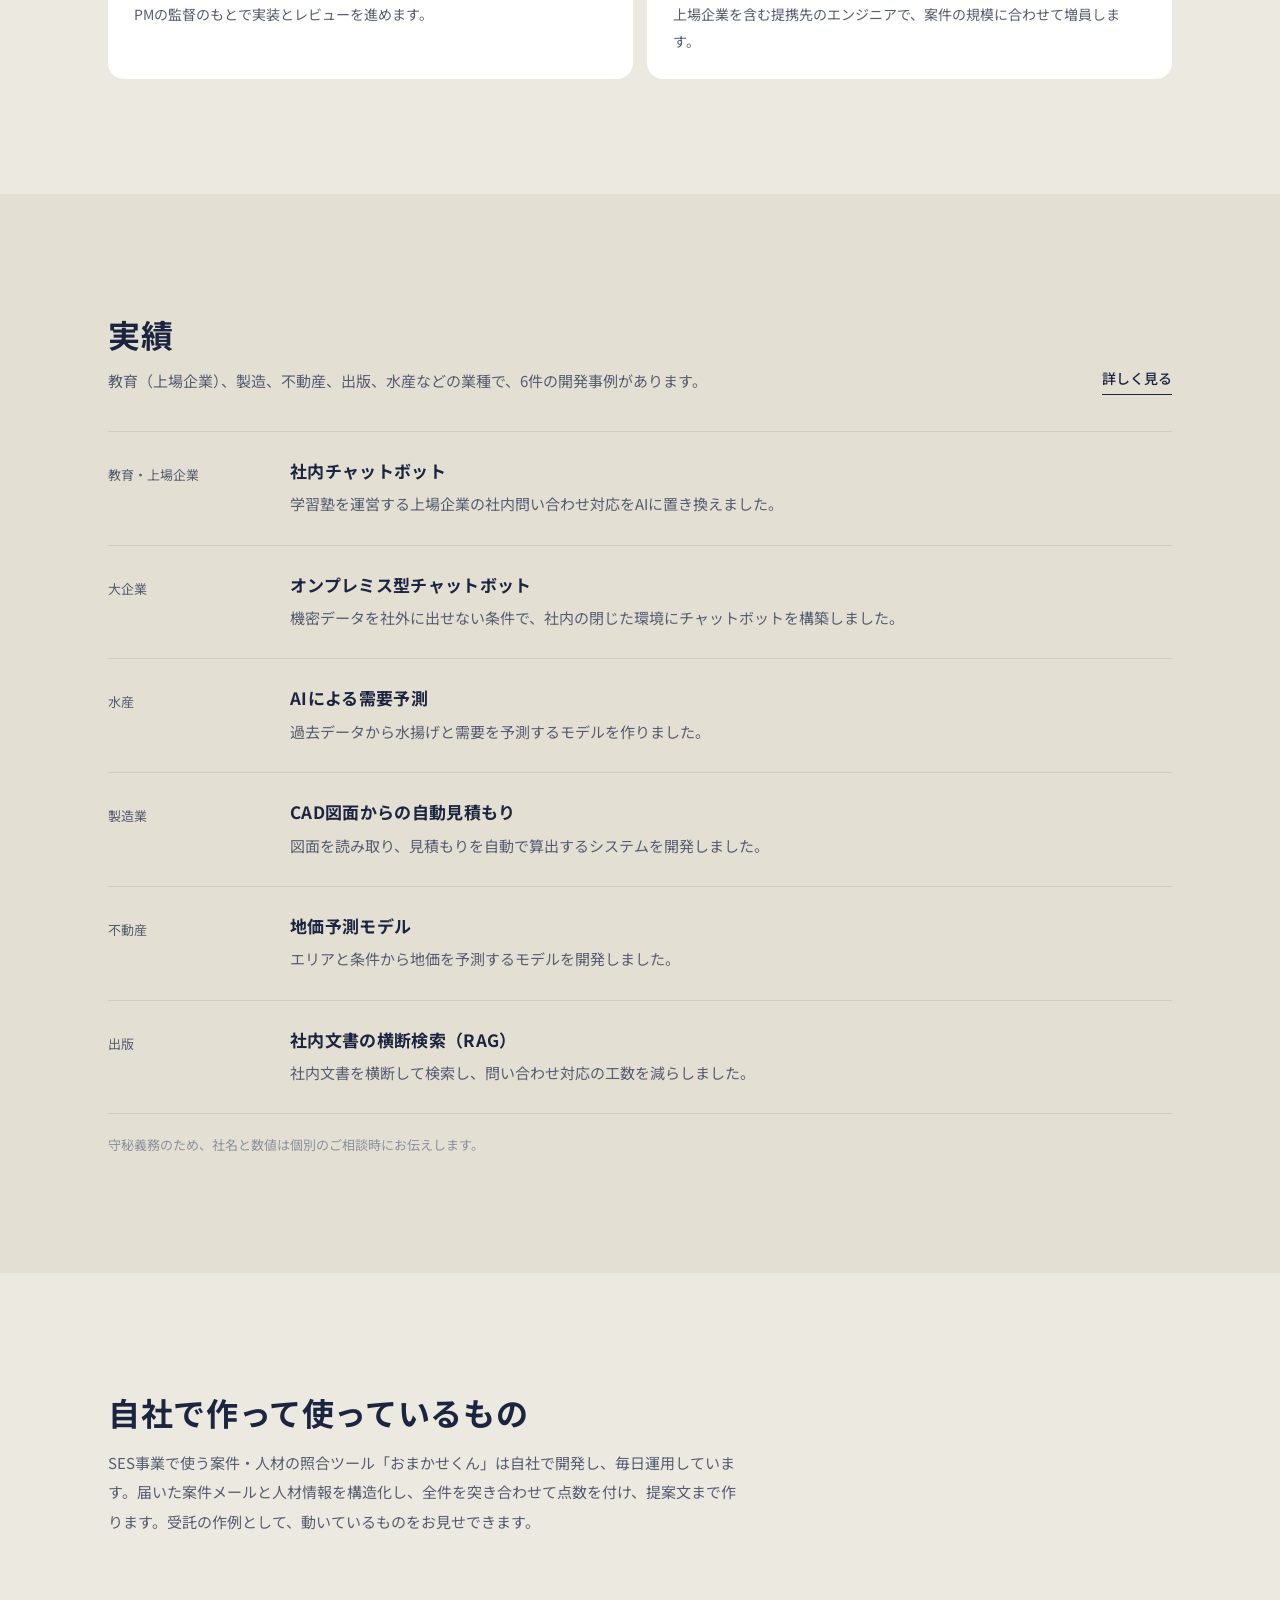
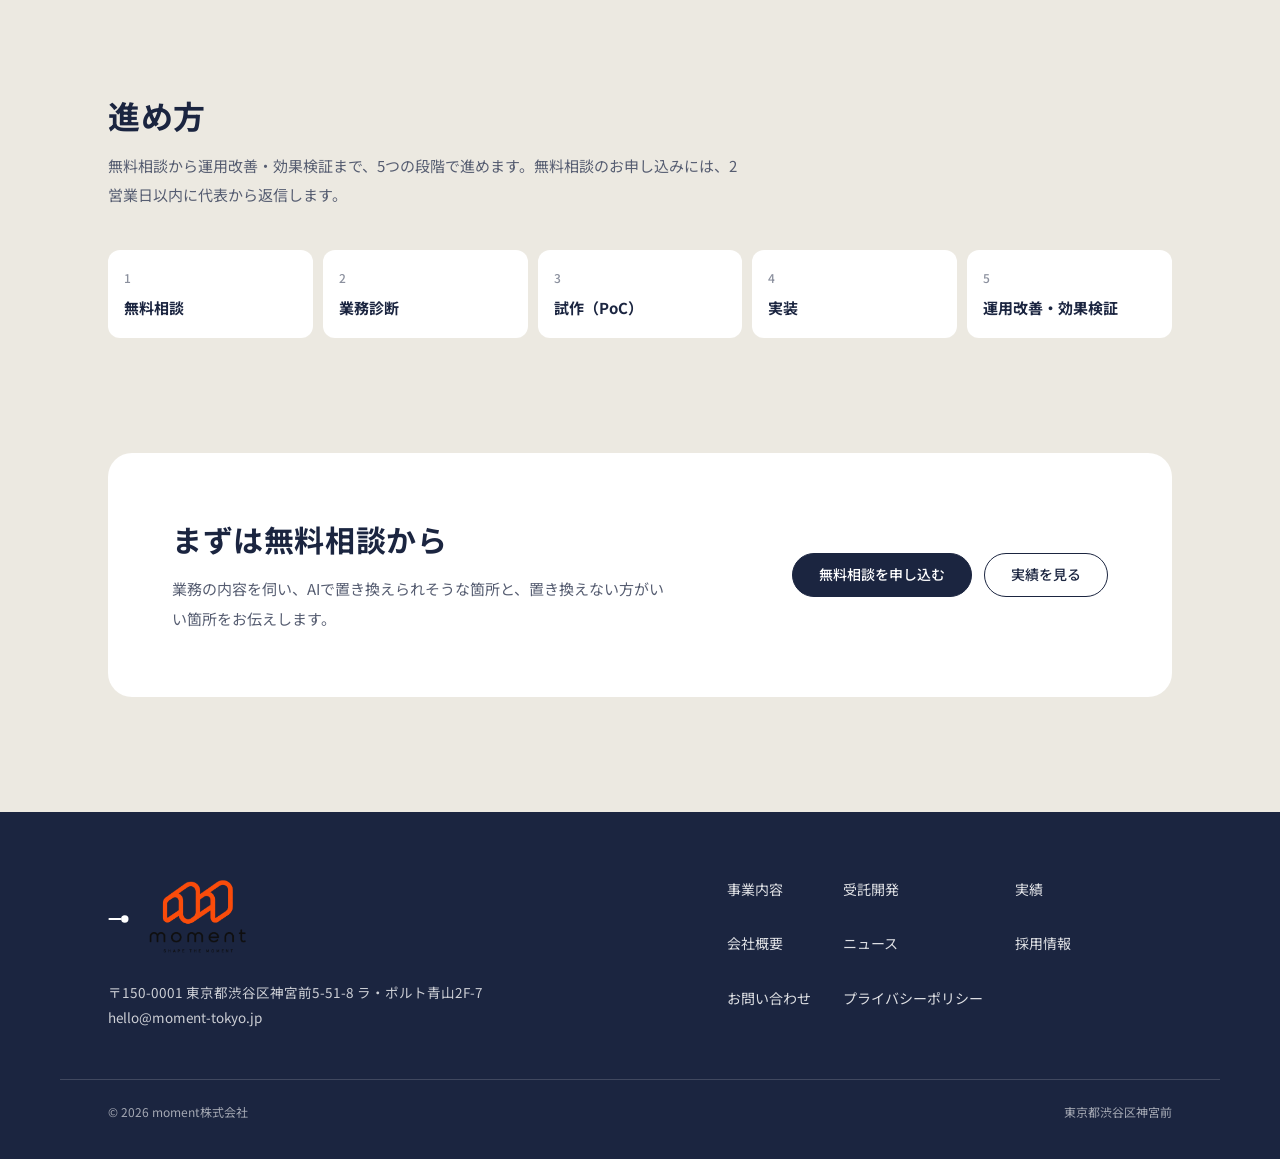
<file: development.html>
<!DOCTYPE html>
<html lang="ja">
<head>
<!-- Google tag (gtag.js) -->
<script async src="https://www.googletagmanager.com/gtag/js?id=G-D9J7B8Z6LR"></script>
<script>
  window.dataLayer = window.dataLayer || [];
  function gtag(){dataLayer.push(arguments);}
  gtag('js', new Date());

  gtag('config', 'G-D9J7B8Z6LR');
</script>
<meta charset="UTF-8">
<meta name="viewport" content="width=device-width, initial-scale=1">
<title>受託開発｜moment株式会社</title>
<meta name="description" content="AIを使った受託開発。業務診断・試作で終わらせず、実装・運用改善・効果検証まで引き受けます。チャットボット、需要予測、CAD図面からの自動見積もりなどの実績。">
<link rel="canonical" href="https://moment-tokyo.jp/development.html">
<meta property="og:type" content="website">
<meta property="og:site_name" content="moment株式会社">
<meta property="og:title" content="受託開発｜moment株式会社">
<meta property="og:description" content="AIを使った受託開発。業務診断・試作で終わらせず、実装・運用改善・効果検証まで引き受けます。チャットボット、需要予測、CAD図面からの自動見積もりなどの実績。">
<meta property="og:url" content="https://moment-tokyo.jp/development.html">
<meta property="og:image" content="https://moment-tokyo.jp/assets/img/ogp.png">
<meta name="twitter:card" content="summary_large_image">
<link rel="icon" href='data:image/svg+xml,<svg xmlns="http://www.w3.org/2000/svg" viewBox="0 0 32 32"><rect width="32" height="32" rx="6" fill="%23ECE9E1"/><path d="M6 16h13" stroke="%231B2540" stroke-width="3" stroke-linecap="round"/><circle cx="23.5" cy="16" r="4.5" fill="%231B2540"/></svg>'>
<link rel="preconnect" href="https://fonts.googleapis.com">
<link rel="preconnect" href="https://fonts.gstatic.com" crossorigin>
<link rel="preload" as="style" href="https://fonts.googleapis.com/css2?family=Noto+Sans+JP:wght@400;500;700&family=Zen+Old+Mincho&display=swap">
<link rel="stylesheet" href="https://fonts.googleapis.com/css2?family=Noto+Sans+JP:wght@400;500;700&family=Zen+Old+Mincho&display=swap">
<link rel="stylesheet" href="assets/style.css">
<script>document.documentElement.className+=" js";</script>

<script type="application/ld+json">{"@context": "https://schema.org", "@graph": [{"@type": "Organization", "@id": "https://moment-tokyo.jp/#organization", "name": "moment株式会社", "alternateName": "moment", "url": "https://moment-tokyo.jp/", "logo": "https://moment-tokyo.jp/moment-logo-transparent.webp", "image": "https://moment-tokyo.jp/assets/img/ogp.png", "email": "hello@moment-tokyo.jp", "foundingDate": "2026-05", "founder": {"@type": "Person", "name": "佐々木 雄光", "jobTitle": "代表取締役"}, "numberOfEmployees": {"@type": "QuantitativeValue", "value": 48}, "address": {"@type": "PostalAddress", "postalCode": "150-0001", "addressCountry": "JP", "addressRegion": "東京都", "addressLocality": "渋谷区", "streetAddress": "神宮前5-51-8 ラ・ポルト青山2F-7"}, "description": "東京・渋谷区神宮前の会社。AIを使った受託開発、ITエンジニア・コンサルタントの案件マッチング（SES）、法人営業代行、経営者向けAI研修（COMPASS AI）の4つの事業を行う。", "knowsAbout": ["AI受託開発", "生成AI", "SES", "ITコンサルタント紹介", "法人営業代行", "AI研修"], "contactPoint": {"@type": "ContactPoint", "contactType": "customer support", "email": "hello@moment-tokyo.jp", "url": "https://moment-tokyo.jp/contact.html", "availableLanguage": "ja"}}, {"@type": "WebPage", "@id": "https://moment-tokyo.jp/development.html#webpage", "url": "https://moment-tokyo.jp/development.html", "name": "受託開発｜moment株式会社", "inLanguage": "ja", "isPartOf": {"@id": "https://moment-tokyo.jp/#website"}, "about": {"@id": "https://moment-tokyo.jp/#organization"}, "breadcrumb": {"@type": "BreadcrumbList", "itemListElement": [{"@type": "ListItem", "position": 1, "name": "トップ", "item": "https://moment-tokyo.jp/"}, {"@type": "ListItem", "position": 2, "name": "事業内容", "item": "https://moment-tokyo.jp/services.html"}, {"@type": "ListItem", "position": 3, "name": "受託開発", "item": "https://moment-tokyo.jp/development.html"}]}}]}</script>
<link rel="stylesheet" href="/moment-brand.css?v=20261013-alpha"></head>
<body class="">
<div class="ornament ornament--l" aria-hidden="true"></div>
<div class="ornament ornament--r" aria-hidden="true"></div>
<header class="site-header">
  <div class="header-inner">
    <a class="brand" href="index.html" aria-label="moment株式会社 トップページ">
      <svg viewBox="0 0 22 22" aria-hidden="true"><path d="M1.5 11h11" stroke="currentColor" stroke-width="2.2" stroke-linecap="round"/><circle cx="16.8" cy="11" r="3.7" fill="currentColor"/></svg>
      <img src="/moment-logo-transparent.webp" width="554" height="410" alt="moment">
    </a>
    <div class="header-actions">
      <a class="btn btn--ghost" href="careers.html">採用情報</a>
      <a class="btn btn--solid" href="contact.html">お問い合わせ</a>
      <button class="menu-btn" type="button" aria-expanded="false" aria-label="メニューを開く" aria-controls="site-nav"><span></span></button>
    </div>
    <nav class="site-nav" id="site-nav" aria-label="サイト内">
      <a href="services.html">事業内容</a>
      <a href="works.html">実績</a>
      <a href="about.html">会社概要</a>
      <a href="news.html">ニュース</a>
      <a href="careers.html">採用情報</a>
    </nav>
  </div>
</header>

<div class="container page-head">
  <h1>受託開発</h1>
  <p>業務に組み込むAIシステムを作り、現場で使われるまで運用と効果の計測を続けます。業務診断から効果検証までの5工程を1社で引き受け、実装には上場企業を含む100社超の提携先のエンジニアも加わります。</p>
</div>

<section class="section">
  <div class="container">
    <h2 class="section-title">試作で止まる開発が多い理由</h2>
    <p class="section-lead">AIの受託開発は、業務診断と試作（PoC）で契約が終わることが多い仕事です。試作が動いても、業務フローに組み込む人がいない、使われ方を見て直す人がいない、効果を数字で確かめる人がいない。結果として投資だけが残ります。momentはこの3つを引き受ける前提で契約します。</p>

    <div class="flow">
      <div class="flow-group flow-group--common">
        <p class="flow-scope">多くの受託開発会社が引き受ける範囲</p>
        <ol class="flow-steps">
          <li><b>1</b><span>業務診断</span><small>業務を見て、AIで置き換えられる箇所を特定</small></li>
          <li><b>2</b><span>開発・PoC</span><small>小さく作って動くか確かめる</small></li>
        </ol>
      </div>
      <div class="flow-group flow-group--ours">
        <p class="flow-scope">momentはここまで引き受けます</p>
        <ol class="flow-steps" start="3">
          <li><b>3</b><span>実装</span><small>現場の業務フローに組み込む</small></li>
          <li><b>4</b><span>運用改善</span><small>使われ方を見て直す</small></li>
          <li><b>5</b><span>効果検証</span><small>工数・件数などの実数で計測</small></li>
        </ol>
      </div>
    </div>
    <p class="muted text">効果の指標は着手前に決めます。問い合わせ対応の時間、見積もり作成の件数、予測の誤差など、その業務で実際に数えられるものを使います。</p>
  </div>
</section>

<section class="section">
  <div class="container">
    <h2 class="section-title">体制</h2>
    <p class="section-lead">要件定義と監督をする層と、実装する層を分けています。実装は専属エンジニアチームと、上場企業を含む100社超の提携先のエンジニアが担当します。</p>
    <ul class="team-grid">
      <li><b>要件定義・監督</b><h3>自社PM</h3><p>上場企業でのAI導入・開発経験者と、外資系コンサルティング会社出身者。要件を決め、品質を見ます。</p></li>
      <li><b>要件定義・監督</b><h3>提携先の実務経験者</h3><p>SES事業で提携しているエンジニアが、成果物のレビューに入ります。</p></li>
      <li><b>実装</b><h3>専属エンジニアチーム</h3><p>PMの監督のもとで実装とレビューを進めます。</p></li>
      <li><b>実装</b><h3>100社超の提携先</h3><p>上場企業を含む提携先のエンジニアで、案件の規模に合わせて増員します。</p></li>
    </ul>
  </div>
</section>

<section class="section section--alt">
  <div class="container">
    <div class="section-head">
      <div>
        <h2 class="section-title">実績</h2>
        <p class="section-lead">教育（上場企業）、製造、不動産、出版、水産などの業種で、6件の開発事例があります。</p>
      </div>
      <a class="more" href="works.html">詳しく見る</a>
    </div>
    <ul class="works">
      <li><span class="industry">教育・上場企業</span><div><h3>社内チャットボット</h3><p>学習塾を運営する上場企業の社内問い合わせ対応をAIに置き換えました。</p></div></li>
      <li><span class="industry">大企業</span><div><h3>オンプレミス型チャットボット</h3><p>機密データを社外に出せない条件で、社内の閉じた環境にチャットボットを構築しました。</p></div></li>
      <li><span class="industry">水産</span><div><h3>AIによる需要予測</h3><p>過去データから水揚げと需要を予測するモデルを作りました。</p></div></li>
      <li><span class="industry">製造業</span><div><h3>CAD図面からの自動見積もり</h3><p>図面を読み取り、見積もりを自動で算出するシステムを開発しました。</p></div></li>
      <li><span class="industry">不動産</span><div><h3>地価予測モデル</h3><p>エリアと条件から地価を予測するモデルを開発しました。</p></div></li>
      <li><span class="industry">出版</span><div><h3>社内文書の横断検索（RAG）</h3><p>社内文書を横断して検索し、問い合わせ対応の工数を減らしました。</p></div></li>
    </ul>
    <p class="works-note">守秘義務のため、社名と数値は個別のご相談時にお伝えします。</p>
  </div>
</section>

<section class="section">
  <div class="container">
    <h2 class="section-title">自社で作って使っているもの</h2>
    <p class="section-lead">SES事業で使う案件・人材の照合ツール「おまかせくん」は自社で開発し、毎日運用しています。届いた案件メールと人材情報を構造化し、全件を突き合わせて点数を付け、提案文まで作ります。受託の作例として、動いているものをお見せできます。</p>
  </div>
</section>

<section class="section">
  <div class="container">
    <h2 class="section-title">進め方</h2>
    <p class="section-lead">無料相談から運用改善・効果検証まで、5つの段階で進めます。無料相談のお申し込みには、2営業日以内に代表から返信します。</p>
    <ol class="steps">
      <li><b>1</b><span>無料相談</span></li>
      <li><b>2</b><span>業務診断</span></li>
      <li><b>3</b><span>試作（PoC）</span></li>
      <li><b>4</b><span>実装</span></li>
      <li><b>5</b><span>運用改善・効果検証</span></li>
    </ol>
  </div>
</section>

<section class="section">
  <div class="container">
    <div class="contact-card">
      <div>
        <h2>まずは無料相談から</h2>
        <p>業務の内容を伺い、AIで置き換えられそうな箇所と、置き換えない方がいい箇所をお伝えします。</p>
      </div>
      <div class="btn-row">
        <a class="btn btn--solid" href="contact.html">無料相談を申し込む</a>
        <a class="btn" href="works.html">実績を見る</a>
      </div>
    </div>
  </div>
</section>
<footer class="site-footer">
  <div class="container footer-inner">
    <div>
      <a class="brand" href="index.html">
        <svg viewBox="0 0 22 22" aria-hidden="true"><path d="M1.5 11h11" stroke="currentColor" stroke-width="2.2" stroke-linecap="round"/><circle cx="16.8" cy="11" r="3.7" fill="currentColor"/></svg>
        <img src="/moment-logo-transparent.webp" width="554" height="410" alt="moment">
      </a>
      <p class="footer-addr">〒150-0001 東京都渋谷区神宮前5-51-8 ラ・ポルト青山2F-7<br><a href="mailto:hello@moment-tokyo.jp">hello@moment-tokyo.jp</a></p>
    </div>
    <nav class="footer-nav" aria-label="フッター">
      <a href="services.html">事業内容</a>
      <a href="development.html">受託開発</a>
      <a href="works.html">実績</a>
      <a href="about.html">会社概要</a>
      <a href="news.html">ニュース</a>
      <a href="careers.html">採用情報</a>
      <a href="contact.html">お問い合わせ</a>
      <a href="privacy.html">プライバシーポリシー</a>
    </nav>
  </div>
  <div class="container footer-bottom">
    <span>© 2026 moment株式会社</span>
    <span>東京都渋谷区神宮前</span>
  </div>
</footer>
<script src="assets/site.js" defer></script>
</body>
</html>
</file>
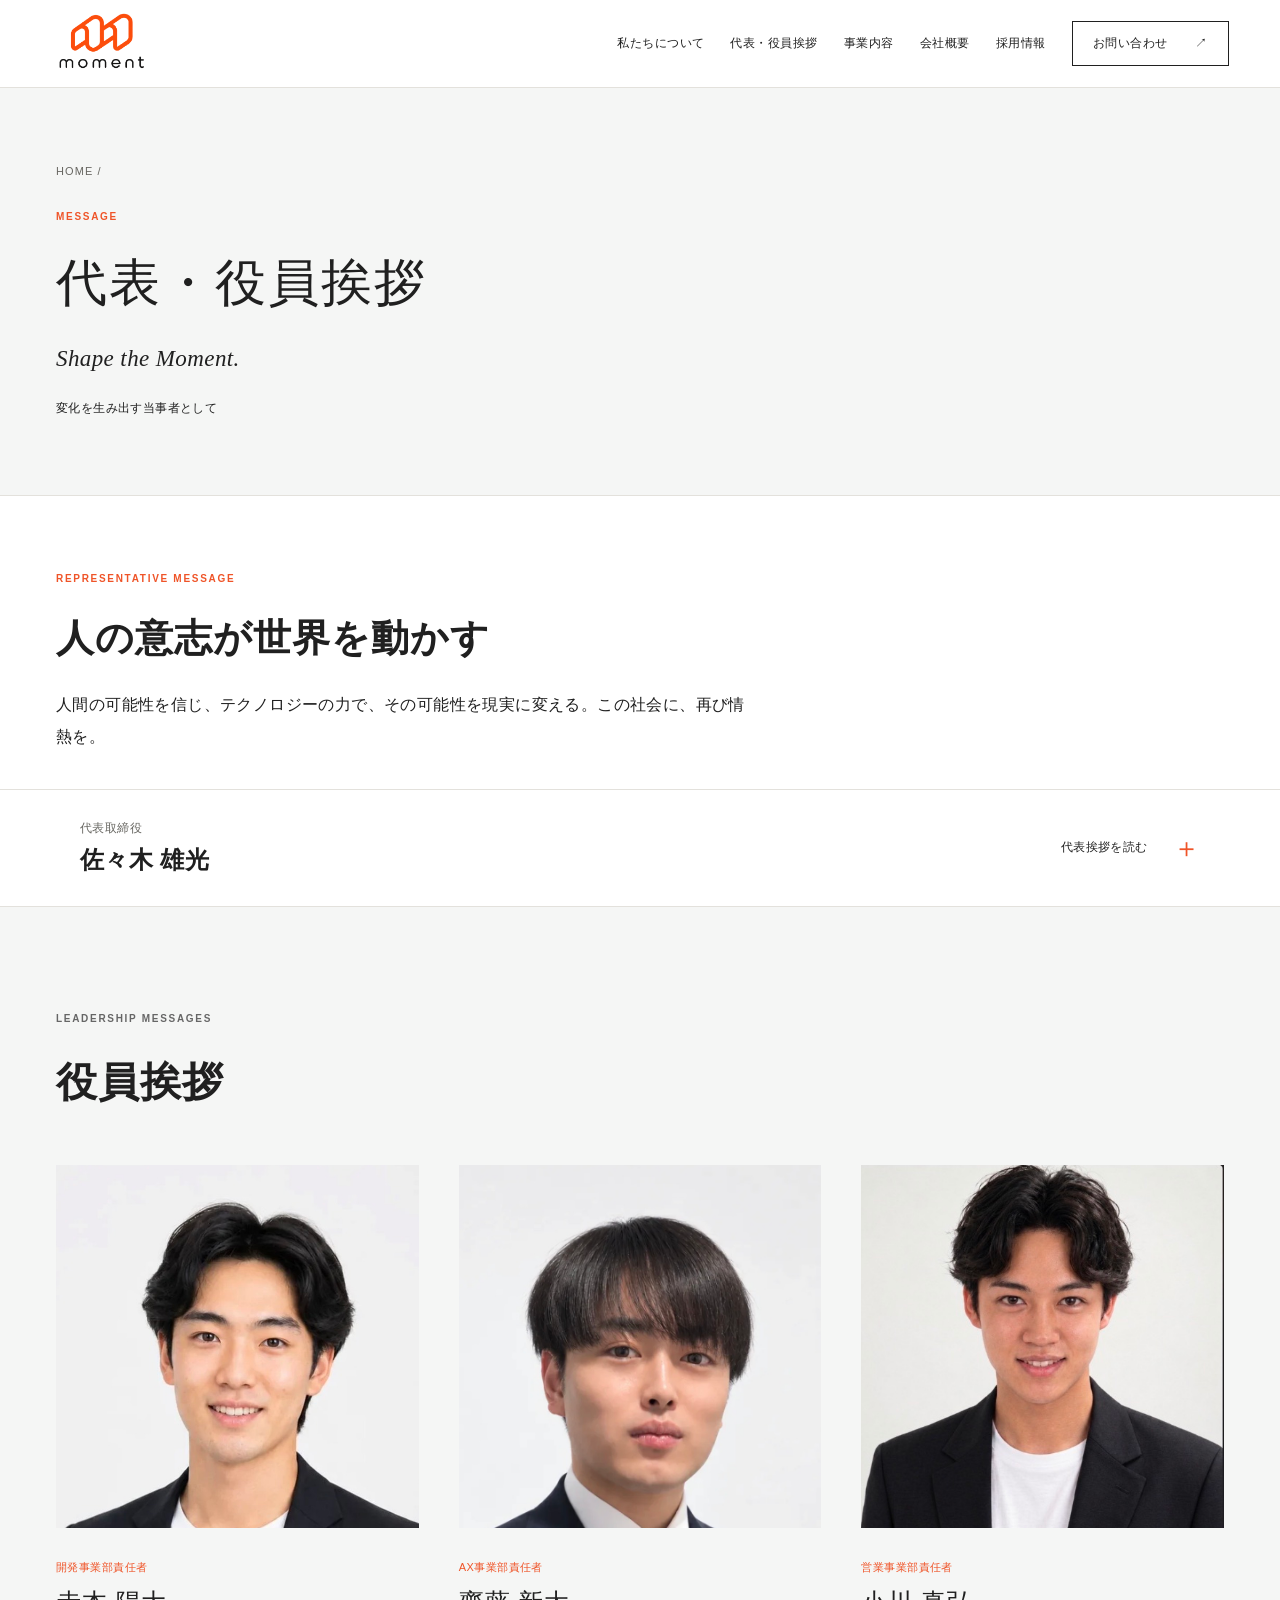
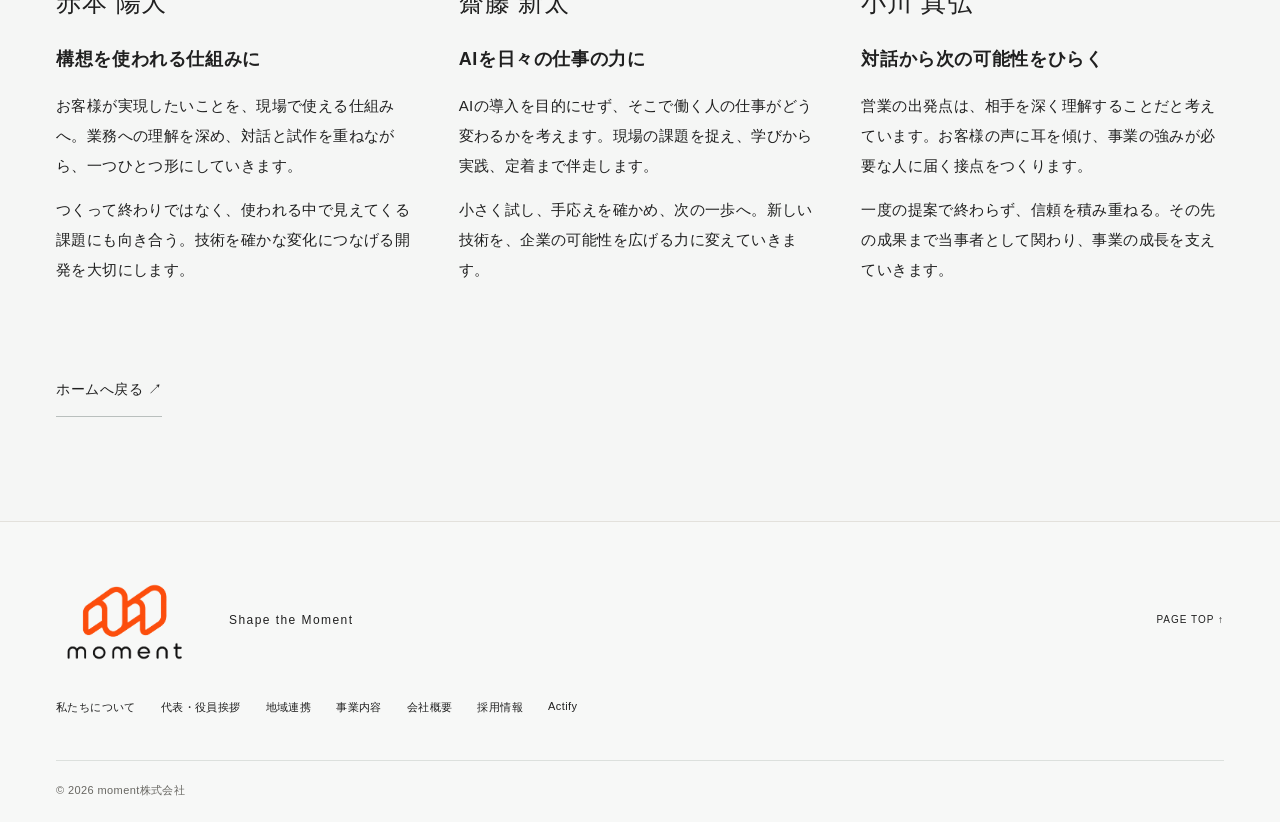
<file: message.html>
<!doctype html><html lang="ja"><head>
<!-- Google tag (gtag.js) -->
<script async src="https://www.googletagmanager.com/gtag/js?id=G-D9J7B8Z6LR"></script>
<script>
  window.dataLayer = window.dataLayer || [];
  function gtag(){dataLayer.push(arguments);}
  gtag('js', new Date());

  gtag('config', 'G-D9J7B8Z6LR');
</script>
<meta charset="utf-8"><meta name="viewport" content="width=device-width, initial-scale=1"><title>代表・役員挨拶 | moment株式会社</title><meta name="description" content="moment株式会社の代表・役員挨拶。代表取締役 佐々木雄光、開発事業部責任者 赤本陽大、AX事業部責任者 齋藤新太、営業事業部責任者 小川真弘のメッセージをご紹介します。"><meta name="theme-color" content="#f45124"><link rel="canonical" href="https://moment-tokyo.jp/message.html"><link rel="icon" type="image/webp" href="/moment-logo-transparent.webp"><meta property="og:type" content="website"><meta property="og:title" content="代表・役員挨拶 | moment株式会社"><meta property="og:description" content="Shape the Moment 人の意志とテクノロジーで変化をつくる"><meta property="og:url" content="https://moment-tokyo.jp/message.html"><meta property="og:image" content="https://moment-tokyo.jp/moment-city.jpg"><link rel="stylesheet" href="/moment-redesign.css?v=20261008-shape"><link rel="stylesheet" href="/moment-shape.css?v=20261008-visual3"><script src="/moment-shape.js?v=20261008-solutions" defer></script><link rel="stylesheet" href="/leadership.css?v=20261008"><script src="/leadership.js?v=20261008" defer></script><link rel="stylesheet" href="/moment-brand.css?v=20261013-alpha"><link rel="stylesheet" href="/moment-corporate.css?v=20261020"><link rel="stylesheet" href="/moment-refined.css?v=20261021b"><script src="/moment-refined.js?v=20261021" defer></script><link rel="stylesheet" href="/moment-polish.css?v=20261112"></head><body class="message-page" id="top"><a class="skip" href="#main">本文へ移動</a><header class="header"><a class="brand" href="/#top" aria-label="moment トップ"><span class="brand-art"><img src="/moment-logo-transparent.webp" alt="moment" width="1460" height="1072"></span></a><nav id="navigation" aria-label="メインナビゲーション"><a href="/#about">私たちについて</a><a href="/message.html">代表・役員挨拶</a><a href="/#services">事業内容</a><a href="/#company">会社概要</a><a href="/#careers">採用情報</a><a href="/#contact" class="nav-contact">お問い合わせ <span aria-hidden="true">↗</span></a></nav><button class="menu" aria-controls="navigation" aria-expanded="false" aria-label="メニューを開く"><span></span><span></span></button></header><main id="main"><section class="message-page-hero"><div class="wrap"><a class="breadcrumb" href="/">HOME /</a><p class="eyebrow">MESSAGE</p><h1>代表・役員挨拶</h1><p class="message-slogan">Shape the Moment.</p><p>変化を生み出す当事者として</p></div></section><section class="representative-intro wrap"><p class="eyebrow">REPRESENTATIVE MESSAGE</p><h2>人の意志が世界を動かす</h2><p>人間の可能性を信じ、テクノロジーの力で、その可能性を現実に変える。この社会に、再び情熱を。</p></section><details class="representative-accordion" id="representative-message"><summary><span><small>代表取締役</small><strong>佐々木 雄光</strong></span><span class="accordion-action"><span class="when-closed">代表挨拶を読む</span><span class="when-open">閉じる</span><b aria-hidden="true">＋</b></span></summary><nav class="message-toc" aria-label="代表挨拶の目次"><a href="#chapter-01">01｜進歩の時代、失われゆく未来への期待</a><a href="#chapter-02">02｜人間という、尽きることのない可能性</a><a href="#chapter-03">03｜世界は、働きかける者に応答する</a><a href="#chapter-04">04｜テクノロジーに、人間の意志を</a><a href="#chapter-05">05｜変化の当事者であるということ</a><a href="#chapter-06">06｜この社会に、再び情熱を</a></nav><div class="letter"><section class="message-chapter chapter-1" id="chapter-01"><div class="message-chapter-inner"><header><span>01</span><h2>進歩の時代、失われゆく未来への期待</h2></header><div class="chapter-body"><p>技術は、かつてない速度で世界を書き換えています。</p><p>人工知能は知性のあり方を変え、情報は国境を越え、昨日まで不可能だったことが、今日には現実となる。</p><p>私たちは、人類史上でも類を見ないほど、多くの可能性を手にした時代を生きています。</p><p>しかし、その進歩の先に、私たちはどれほどの希望を見いだせているでしょうか。</p><p>2026年、日本財団が実施した18歳意識調査では、日本の若者のうち、自国の将来が良くなると考える人は、わずか15.6%。</p><p>一方で、68.0%が「国や社会に役立つことをしたい」と回答しています。<a class="source-link" href="https://www.nippon-foundation.or.jp/who/news/pr/2026/20260406-121190.html" target="_blank" rel="noopener noreferrer">日本財団 ↗</a></p><p>また、Gallupの2026年の報告によれば、日本で仕事に積極的に関与している従業員の割合は8%。世界平均の20%を大きく下回っています。<a class="source-link" href="https://www.gallup.com/workplace/705794/state-global-workplace-japan-country-level-data.aspx" target="_blank" rel="noopener noreferrer">Gallup.com ↗</a></p><p>これらの数字は、それぞれ異なる問題を映し出しています。しかし、私はそこに、一つの共通した問いを見いだします。</p><p class="message-emphasis"><strong>人間の可能性は、果たして十分に発揮されているのだろうか。</strong></p><p>人々の胸から、意志や情熱が消え去ったわけではない。</p><p>何かを成し遂げたい。誰かの役に立ちたい。昨日とは違う明日を見てみたい。</p><p>そうした願いは、今も確かに存在しています。</p><p>それでも、日々の生活に追われ、変化への期待を失い、いつしか挑戦することよりも、現状を受け入れることに慣れていく。</p><p>未来は変えられるものではなく、ただ訪れるものになっていく。</p><p>私は、この静かな諦念にこそ、現代社会の大きな課題があると考えています。</p><p>技術が進歩するだけでは、社会は豊かにならない。</p><p>選択肢が増えるだけでは、人は自由になれない。</p><p class="message-emphasis"><strong>自らの意志が現実につながり、その働きかけによって世界が変わり得るという実感。</strong></p><p>その実感なくして、真に希望のある未来は生まれないのではないでしょうか。</p></div></div></section><section class="message-chapter chapter-2" id="chapter-02"><div class="message-chapter-inner"><header><span>02</span><h2>人間という、尽きることのない可能性</h2></header><div class="chapter-body"><p>私は、人間の可能性を信じています。</p><p>人は、ただ与えられた環境に適応するためだけに生きているのではありません。</p><p>自ら考え、願い、選び、行動する。</p><p>他者と出会い、異なる価値観に触れ、時には衝突しながら、それまで想像もしなかった自分へと変わっていく。</p><p>そして、自分自身が変わるだけでなく、周囲の人々や社会のあり方にまで、新しい変化をもたらしていく。</p><p>私は、そうした人間の営みに、何ものにも代えがたい価値を感じています。</p><p>世界には、あらかじめ用意された正解などありません。</p><p>未来がどうなるのか、誰にも分からない。</p><p>しかし、だからこそ人間は、自らの意志で未来を形づくることができる。</p><p class="message-emphasis"><strong>可能性とは、まだ存在しない現実のことです。</strong></p><p>誰かが不可能だと考えたこと。</p><p>長い間、当然のものとして受け入れられてきたこと。</p><p>あるいは、誰にも顧みられることなく、埋もれてきた一人の才能。</p><p>そのすべてに、まだ見ぬ未来への入り口があると信じています。</p><p>もちろん、意志だけですべてを変えられるわけではありません。</p><p>人にはそれぞれ異なる境遇があり、能力があり、抱えている制約があります。</p><p>だからこそ、互いの尊厳を認め、異なる力を結び合わせ、可能性を発揮できる環境をつくることに意味がある。</p><p>誰かが自らの可能性を諦めずに済むこと。</p><p>誰もが自分の意志を持ち、世界に働きかける機会を持てること。</p><p>そのような社会にこそ、私たちの目指す豊かさがあると考えています。</p></div></div></section><section class="message-chapter chapter-3" id="chapter-03"><div class="message-chapter-inner"><header><span>03</span><h2>世界は、働きかける者に応答する</h2></header><div class="chapter-body"><p>人間は、決して一人で世界をつくることはできません。</p><p>私たちは他者との関わりの中で、自らの限界を知り、新しい可能性に気づき、時には思いもよらない場所へと導かれます。</p><p>一人の言葉が、誰かの決意を変える。</p><p>小さな挑戦が、組織の常識を覆す。</p><p>異なる才能が出会い、これまで存在しなかった価値が生まれる。</p><p>人が世界に働きかけ、世界もまた人を変えていく。</p><p>その絶え間ない相互作用こそが、社会を前進させる原動力だと考えています。</p><p>そして、そこには常に、最初の一歩があります。</p><p>誰かが問いを発すること。</p><p>誰かが現状に疑問を抱くこと。</p><p>誰かが、まだ存在しない未来を信じて行動すること。</p><p>たとえ、その一歩がどれほど小さなものであっても。</p><p class="message-emphasis"><strong>世界は、傍観しているだけでは変わらない。</strong></p><p>しかし、働きかけたからといって、必ず望んだ結果が得られるわけでもありません。</p><p>挑戦には失敗があり、対話には衝突があり、変革には困難が伴います。</p><p>それでも、現実に向き合い続けること。</p><p>他者と関わり、ともに考え、何度でも新しい方法を模索すること。</p><p>その積み重ねの中からしか、本当の変化は生まれないと信じています。</p><p>だからこそ私たちは、社会を外側から眺めるだけの存在ではありたくありません。</p><p class="message-emphasis"><strong>変化を論じる者ではなく、変化を生み出す当事者でありたい。</strong></p><p>それが、momentの原点です。</p></div></div></section><section class="message-chapter chapter-4" id="chapter-04"><div class="message-chapter-inner"><header><span>04</span><h2>テクノロジーに、人間の意志を</h2></header><div class="chapter-body"><p>私たちは今、テクノロジーが人間の能力そのものを拡張し得る時代を迎えています。</p><p>かつては膨大な時間と資本を必要とした仕事を、より少ない力で実現できる。</p><p>専門的な知識がなければ踏み出せなかった領域に、新しい挑戦者が生まれる。</p><p>人間の創造力と技術が結びつくことで、これまで想像の中にしかなかった未来が、現実の選択肢となっていく。</p><p>その可能性は、計り知れません。</p><p>しかし、私たちは、テクノロジーの進歩それ自体を目的とは考えていません。</p><p>どれほど優れた技術も、人間の生活や仕事から切り離されてしまえば、その価値を十分に発揮することはできないからです。</p><p>重要なのは、何を自動化できるかだけではない。</p><p>その先で、人間が何を実現できるようになるのか。</p><p>どのような挑戦が、新たに可能になるのか。</p><p>そして、そこで生きる人々の世界が、どれほど豊かになるのか。</p><p class="message-emphasis"><strong>技術の真価は、人間の可能性を現実へと変えるところにある。</strong></p><p>私たちは、そう考えています。</p><p>だからこそmomentは、AXコンサルティング、FDE、システム開発、営業支援、教育といった領域を横断し、構想から実行までを一貫して支援しています。</p><p>新しい技術を導入するだけでは終わらない。</p><p>優れた戦略を描くだけでは終わらない。</p><p>現場に深く入り込み、課題の本質に向き合い、技術と人間の力を結びつける。</p><p>構想を仕組みに変え、仕組みを成果につなげ、その成果を次なる挑戦の力へと変えていく。</p><p>私たちが届けたいのは、単なる技術やサービスではありません。</p><p class="message-emphasis"><strong>昨日まで不可能だと思われていたことが、今日から可能になる。その変化そのものです。</strong></p></div></div></section><section class="message-chapter chapter-5" id="chapter-05"><div class="message-chapter-inner"><header><span>05</span><h2>変化の当事者であるということ</h2></header><div class="chapter-body"><p>私たちは、まだ小さな企業です。</p><p>しかし、企業の価値は、その規模だけによって決まるものではないと考えています。</p><p>目の前の課題にどこまで深く向き合えるか。</p><p>理想と現実の隔たりを、どこまで自らの仕事として引き受けられるか。</p><p>そして、困難を前にしても、どこまで変化を信じ、行動し続けられるか。</p><p>そこにこそ、企業としての真価が問われるのではないでしょうか。</p><p>私たちが大切にしているのは、徹底した伴走と、圧倒的なスピード感です。</p><p>それは単なる事業上の強みではなく、世界に対する私たちの姿勢でもあります。</p><p>お客様が抱える課題を、他人事として扱わない。</p><p>現場の声に耳を傾け、目の前の人間と誠実に向き合う。</p><p>必要なときには誰よりも早く動き、困難な局面でも解決への道を探し続ける。</p><p>そして、互いの意志と能力を尊重しながら、一人では到達できなかった場所を目指す。</p><p>私たちは、そうした仕事のあり方を追求していきます。</p><p>なぜなら、私たち自身が、働くことの中に可能性と情熱を見いだしていたいからです。</p><p>自分たちが未来を信じられずに、誰かの未来を切り拓くことなどできない。</p><p>自分たちが挑戦を恐れていて、誰かの挑戦を支えることなどできない。</p><p class="message-emphasis"><strong>私たちが目指す社会のあり方を、まず私たち自身が体現する。</strong></p><p>その覚悟を持って、一つひとつの仕事に向き合い続けます。</p></div></div></section><section class="message-chapter chapter-6" id="chapter-06"><div class="message-chapter-inner"><header><span>06</span><h2>この社会に、再び情熱を</h2></header><div class="chapter-body"><p>私は、未来が必ず良くなるとは考えていません。</p><p>技術の進歩が、すべての問題を解決してくれるとも思いません。</p><p>しかし、未来がまだ決まっていないということは、私たちの手で変えられる余地があるということでもあります。</p><p>そして、その可能性を現実に変えてきたのは、いつの時代も人間の意志と行動でした。</p><p>何かを成し遂げたいという願い。</p><p>今ある現実を変えたいという衝動。</p><p>他者とともに、まだ見ぬ世界をつくりたいという情熱。</p><p>そうした一人ひとりの思いが重なり合い、社会は少しずつ、その姿を変えてきたのだと思います。</p><p>私たちが目指すのは、単に効率的で便利な社会ではありません。</p><p class="message-emphasis"><strong>人が自らの可能性に胸を躍らせ、他者と関わりながら、意志を持って未来を切り拓いていける社会です。</strong></p><p>誰かの挑戦が、別の誰かの勇気になる。</p><p>一つの企業の変革が、産業の新しい可能性をひらく。</p><p>一人の成長が、周囲の人々に新たな変化をもたらす。</p><p>そんな連鎖を、私たちは生み出していきたい。</p><p>momentという名前には、一瞬が未来を変える起点になり得るという信念を込めています。</p><p>どれほど大きな変革も、その始まりは、誰かが現実に働きかけた一瞬にあります。</p><p>その一瞬を、私たちは見逃したくない。</p><p>一つの意志を、一つの行動へ。</p><p>一つの行動を、確かな変化へ。</p><p>そして、一つの変化を、次なる可能性へ。</p><p class="message-emphasis"><strong>無関心より、関与を。</strong><br><strong>諦念より、意志を。</strong><br><strong>停滞より、創造を。</strong></p><p>人間には、まだできることがある。</p><p>この社会には、まだ見ぬ可能性がある。</p><p>そして未来は、今を生きる私たち自身の手によって、形づくられていく。</p><p>その信念を胸に、一社一社の現実と向き合い、一つひとつの変化を積み重ねていく。</p><p class="message-emphasis"><strong>人間の可能性を信じ、テクノロジーの力で、その可能性を現実に変える。</strong></p><p>この社会に、再び情熱を。</p><p>それが、私たちmomentの使命です。</p><p class="message-emphasis"><strong>Shape the Moment.</strong></p></div></div></section></div><div class="message-signature wrap"><p>moment株式会社</p><p>代表取締役　<strong>佐々木 雄光</strong></p></div></details><section class="officers section" id="officers"><div class="wrap"><div class="section-head"><p class="eyebrow">LEADERSHIP MESSAGES</p><h2>役員挨拶</h2></div><div class="officer-grid"><article class="officer-card"><figure><img src="/akamoto-hinata.jpg" alt="赤本 陽大" loading="lazy" width="500" height="500"></figure><div class="officer-copy"><p class="officer-role">開発事業部責任者</p><h3>赤本 陽大</h3><h4>構想を使われる仕組みに</h4><p>お客様が実現したいことを、現場で使える仕組みへ。業務への理解を深め、対話と試作を重ねながら、一つひとつ形にしていきます。</p><p>つくって終わりではなく、使われる中で見えてくる課題にも向き合う。技術を確かな変化につなげる開発を大切にします。</p></div></article><article class="officer-card"><figure><img src="/saito-arata.jpg" alt="齋藤 新太" loading="lazy" width="500" height="500"></figure><div class="officer-copy"><p class="officer-role">AX事業部責任者</p><h3>齋藤 新太</h3><h4>AIを日々の仕事の力に</h4><p>AIの導入を目的にせず、そこで働く人の仕事がどう変わるかを考えます。現場の課題を捉え、学びから実践、定着まで伴走します。</p><p>小さく試し、手応えを確かめ、次の一歩へ。新しい技術を、企業の可能性を広げる力に変えていきます。</p></div></article><article class="officer-card"><figure><img src="/ogawa-masahiro.jpg" alt="小川 真弘" loading="lazy" width="500" height="500"></figure><div class="officer-copy"><p class="officer-role">営業事業部責任者</p><h3>小川 真弘</h3><h4>対話から次の可能性をひらく</h4><p>営業の出発点は、相手を深く理解することだと考えています。お客様の声に耳を傾け、事業の強みが必要な人に届く接点をつくります。</p><p>一度の提案で終わらず、信頼を積み重ねる。その先の成果まで当事者として関わり、事業の成長を支えていきます。</p></div></article></div><a class="text-link" href="/">ホームへ戻る ↗</a></div></section></main><footer><div class="wrap"><div class="footer-top"><a href="/#top" aria-label="moment トップ"><span class="brand-art"><img src="/moment-logo-transparent.webp" alt="moment" width="1460" height="1072"></span></a><p>Shape the Moment</p><a href="/#top" class="back-top">PAGE TOP ↑</a></div><nav aria-label="フッター"><a href="/#about">私たちについて</a><a href="/message.html">代表・役員挨拶</a><a href="/#regional">地域連携</a><a href="/#services">事業内容</a><a href="/#company">会社概要</a><a href="/#careers">採用情報</a><a href="https://actify.moment-tokyo.jp/">Actify</a></nav><div class="footer-bottom"><small>© 2026 moment株式会社</small></div></div></footer></body></html>
</file>
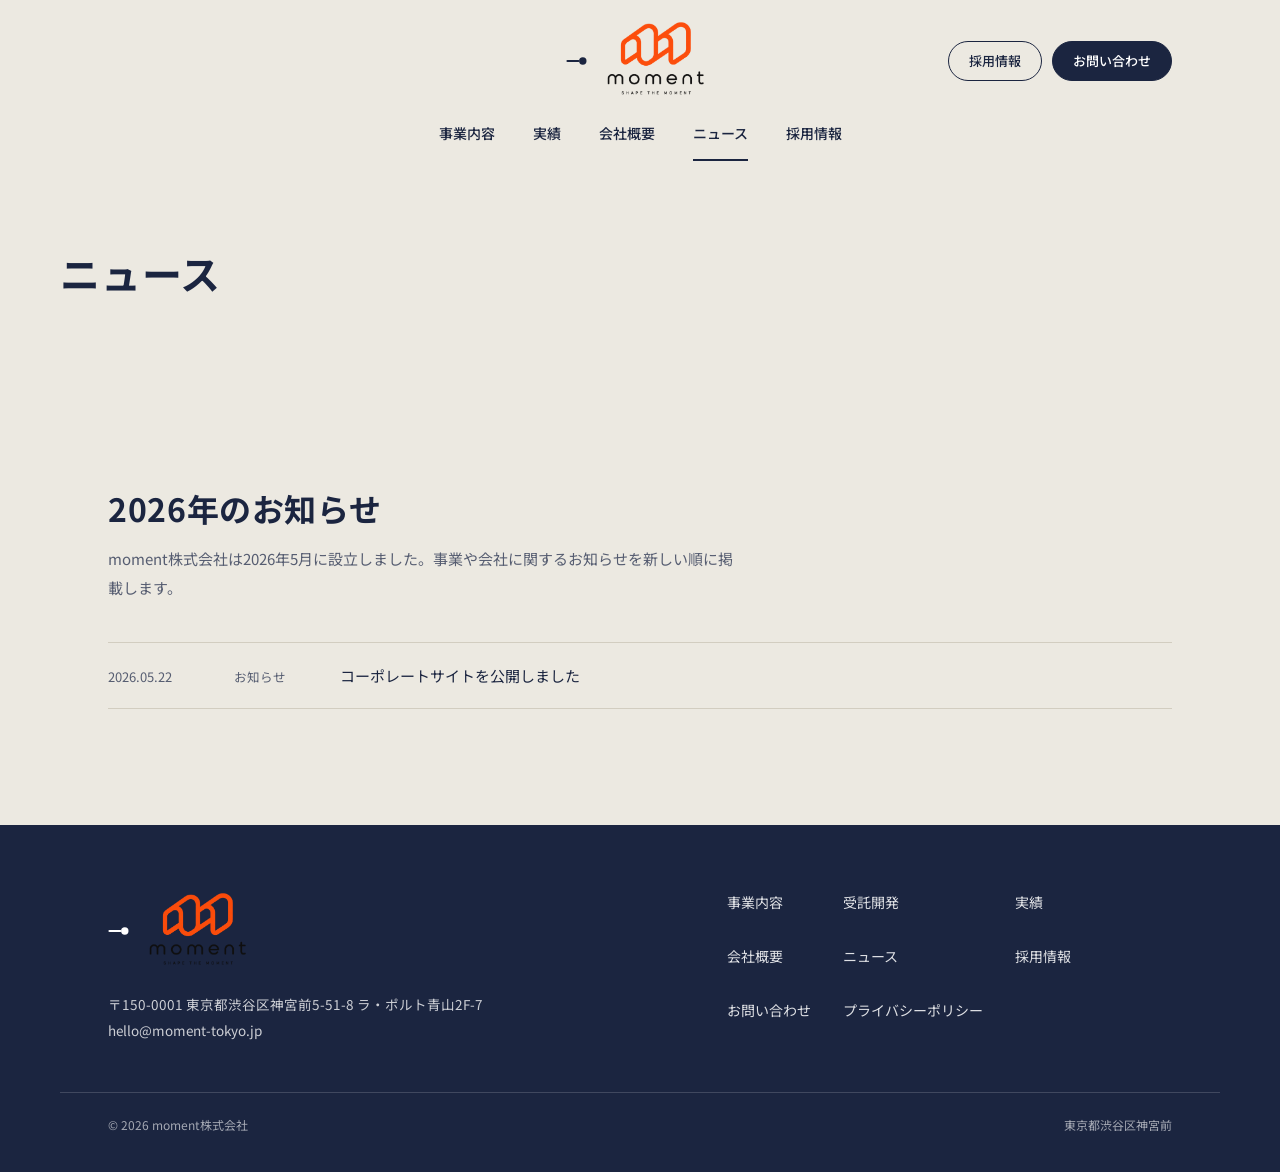
<file: news.html>
<!DOCTYPE html>
<html lang="ja">
<head>
<!-- Google tag (gtag.js) -->
<script async src="https://www.googletagmanager.com/gtag/js?id=G-D9J7B8Z6LR"></script>
<script>
  window.dataLayer = window.dataLayer || [];
  function gtag(){dataLayer.push(arguments);}
  gtag('js', new Date());

  gtag('config', 'G-D9J7B8Z6LR');
</script>
<meta charset="UTF-8">
<meta name="viewport" content="width=device-width, initial-scale=1">
<title>ニュース｜moment株式会社</title>
<meta name="description" content="moment株式会社（東京・渋谷区神宮前）からのお知らせ一覧です。AI受託開発、SES・コンサルマッチング、法人営業代行、経営者向けAI研修COMPASS AIの各事業に関するお知らせや、会社の動きを掲載します。">
<link rel="canonical" href="https://moment-tokyo.jp/news.html">
<meta property="og:type" content="website">
<meta property="og:site_name" content="moment株式会社">
<meta property="og:title" content="ニュース｜moment株式会社">
<meta property="og:description" content="moment株式会社（東京・渋谷区神宮前）からのお知らせ一覧です。AI受託開発、SES・コンサルマッチング、法人営業代行、経営者向けAI研修COMPASS AIの各事業に関するお知らせや、会社の動きを掲載します。">
<meta property="og:url" content="https://moment-tokyo.jp/news.html">
<meta property="og:image" content="https://moment-tokyo.jp/assets/img/ogp.png">
<meta name="twitter:card" content="summary_large_image">
<link rel="icon" href='data:image/svg+xml,<svg xmlns="http://www.w3.org/2000/svg" viewBox="0 0 32 32"><rect width="32" height="32" rx="6" fill="%23ECE9E1"/><path d="M6 16h13" stroke="%231B2540" stroke-width="3" stroke-linecap="round"/><circle cx="23.5" cy="16" r="4.5" fill="%231B2540"/></svg>'>
<link rel="preconnect" href="https://fonts.googleapis.com">
<link rel="preconnect" href="https://fonts.gstatic.com" crossorigin>
<link rel="preload" as="style" href="https://fonts.googleapis.com/css2?family=Noto+Sans+JP:wght@400;500;700&family=Zen+Old+Mincho&display=swap">
<link rel="stylesheet" href="https://fonts.googleapis.com/css2?family=Noto+Sans+JP:wght@400;500;700&family=Zen+Old+Mincho&display=swap">
<link rel="stylesheet" href="assets/style.css">
<script>document.documentElement.className+=" js";</script>

<script type="application/ld+json">{"@context": "https://schema.org", "@graph": [{"@type": "Organization", "@id": "https://moment-tokyo.jp/#organization", "name": "moment株式会社", "alternateName": "moment", "url": "https://moment-tokyo.jp/", "logo": "https://moment-tokyo.jp/moment-logo-transparent.webp", "image": "https://moment-tokyo.jp/assets/img/ogp.png", "email": "hello@moment-tokyo.jp", "foundingDate": "2026-05", "founder": {"@type": "Person", "name": "佐々木 雄光", "jobTitle": "代表取締役"}, "numberOfEmployees": {"@type": "QuantitativeValue", "value": 48}, "address": {"@type": "PostalAddress", "postalCode": "150-0001", "addressCountry": "JP", "addressRegion": "東京都", "addressLocality": "渋谷区", "streetAddress": "神宮前5-51-8 ラ・ポルト青山2F-7"}, "description": "東京・渋谷区神宮前の会社。AIを使った受託開発、ITエンジニア・コンサルタントの案件マッチング（SES）、法人営業代行、経営者向けAI研修（COMPASS AI）の4つの事業を行う。", "knowsAbout": ["AI受託開発", "生成AI", "SES", "ITコンサルタント紹介", "法人営業代行", "AI研修"], "contactPoint": {"@type": "ContactPoint", "contactType": "customer support", "email": "hello@moment-tokyo.jp", "url": "https://moment-tokyo.jp/contact.html", "availableLanguage": "ja"}}, {"@type": "WebPage", "@id": "https://moment-tokyo.jp/news.html#webpage", "url": "https://moment-tokyo.jp/news.html", "name": "ニュース｜moment株式会社", "inLanguage": "ja", "isPartOf": {"@id": "https://moment-tokyo.jp/#website"}, "about": {"@id": "https://moment-tokyo.jp/#organization"}, "breadcrumb": {"@type": "BreadcrumbList", "itemListElement": [{"@type": "ListItem", "position": 1, "name": "トップ", "item": "https://moment-tokyo.jp/"}, {"@type": "ListItem", "position": 2, "name": "ニュース", "item": "https://moment-tokyo.jp/news.html"}]}}]}</script>
<link rel="stylesheet" href="/moment-brand.css?v=20261013-alpha"></head>
<body class="">
<div class="ornament ornament--l" aria-hidden="true"></div>
<div class="ornament ornament--r" aria-hidden="true"></div>
<header class="site-header">
  <div class="header-inner">
    <a class="brand" href="index.html" aria-label="moment株式会社 トップページ">
      <svg viewBox="0 0 22 22" aria-hidden="true"><path d="M1.5 11h11" stroke="currentColor" stroke-width="2.2" stroke-linecap="round"/><circle cx="16.8" cy="11" r="3.7" fill="currentColor"/></svg>
      <img src="/moment-logo-transparent.webp" width="554" height="410" alt="moment">
    </a>
    <div class="header-actions">
      <a class="btn btn--ghost" href="careers.html">採用情報</a>
      <a class="btn btn--solid" href="contact.html">お問い合わせ</a>
      <button class="menu-btn" type="button" aria-expanded="false" aria-label="メニューを開く" aria-controls="site-nav"><span></span></button>
    </div>
    <nav class="site-nav" id="site-nav" aria-label="サイト内">
      <a href="services.html">事業内容</a>
      <a href="works.html">実績</a>
      <a href="about.html">会社概要</a>
      <a href="news.html">ニュース</a>
      <a href="careers.html">採用情報</a>
    </nav>
  </div>
</header>

<div class="container page-head">
  <h1>ニュース</h1>
</div>

<section class="section">
  <div class="container">
    <h2 class="section-title">2026年のお知らせ</h2>
    <p class="section-lead">moment株式会社は2026年5月に設立しました。事業や会社に関するお知らせを新しい順に掲載します。</p>
    <ul class="news">
      <li><time datetime="2026-05-22">2026.05.22</time><span class="cat">お知らせ</span><span>コーポレートサイトを公開しました</span></li>
    </ul>
  </div>
</section>
<footer class="site-footer">
  <div class="container footer-inner">
    <div>
      <a class="brand" href="index.html">
        <svg viewBox="0 0 22 22" aria-hidden="true"><path d="M1.5 11h11" stroke="currentColor" stroke-width="2.2" stroke-linecap="round"/><circle cx="16.8" cy="11" r="3.7" fill="currentColor"/></svg>
        <img src="/moment-logo-transparent.webp" width="554" height="410" alt="moment">
      </a>
      <p class="footer-addr">〒150-0001 東京都渋谷区神宮前5-51-8 ラ・ポルト青山2F-7<br><a href="mailto:hello@moment-tokyo.jp">hello@moment-tokyo.jp</a></p>
    </div>
    <nav class="footer-nav" aria-label="フッター">
      <a href="services.html">事業内容</a>
      <a href="development.html">受託開発</a>
      <a href="works.html">実績</a>
      <a href="about.html">会社概要</a>
      <a href="news.html">ニュース</a>
      <a href="careers.html">採用情報</a>
      <a href="contact.html">お問い合わせ</a>
      <a href="privacy.html">プライバシーポリシー</a>
    </nav>
  </div>
  <div class="container footer-bottom">
    <span>© 2026 moment株式会社</span>
    <span>東京都渋谷区神宮前</span>
  </div>
</footer>
<script src="assets/site.js" defer></script>
</body>
</html>
</file>
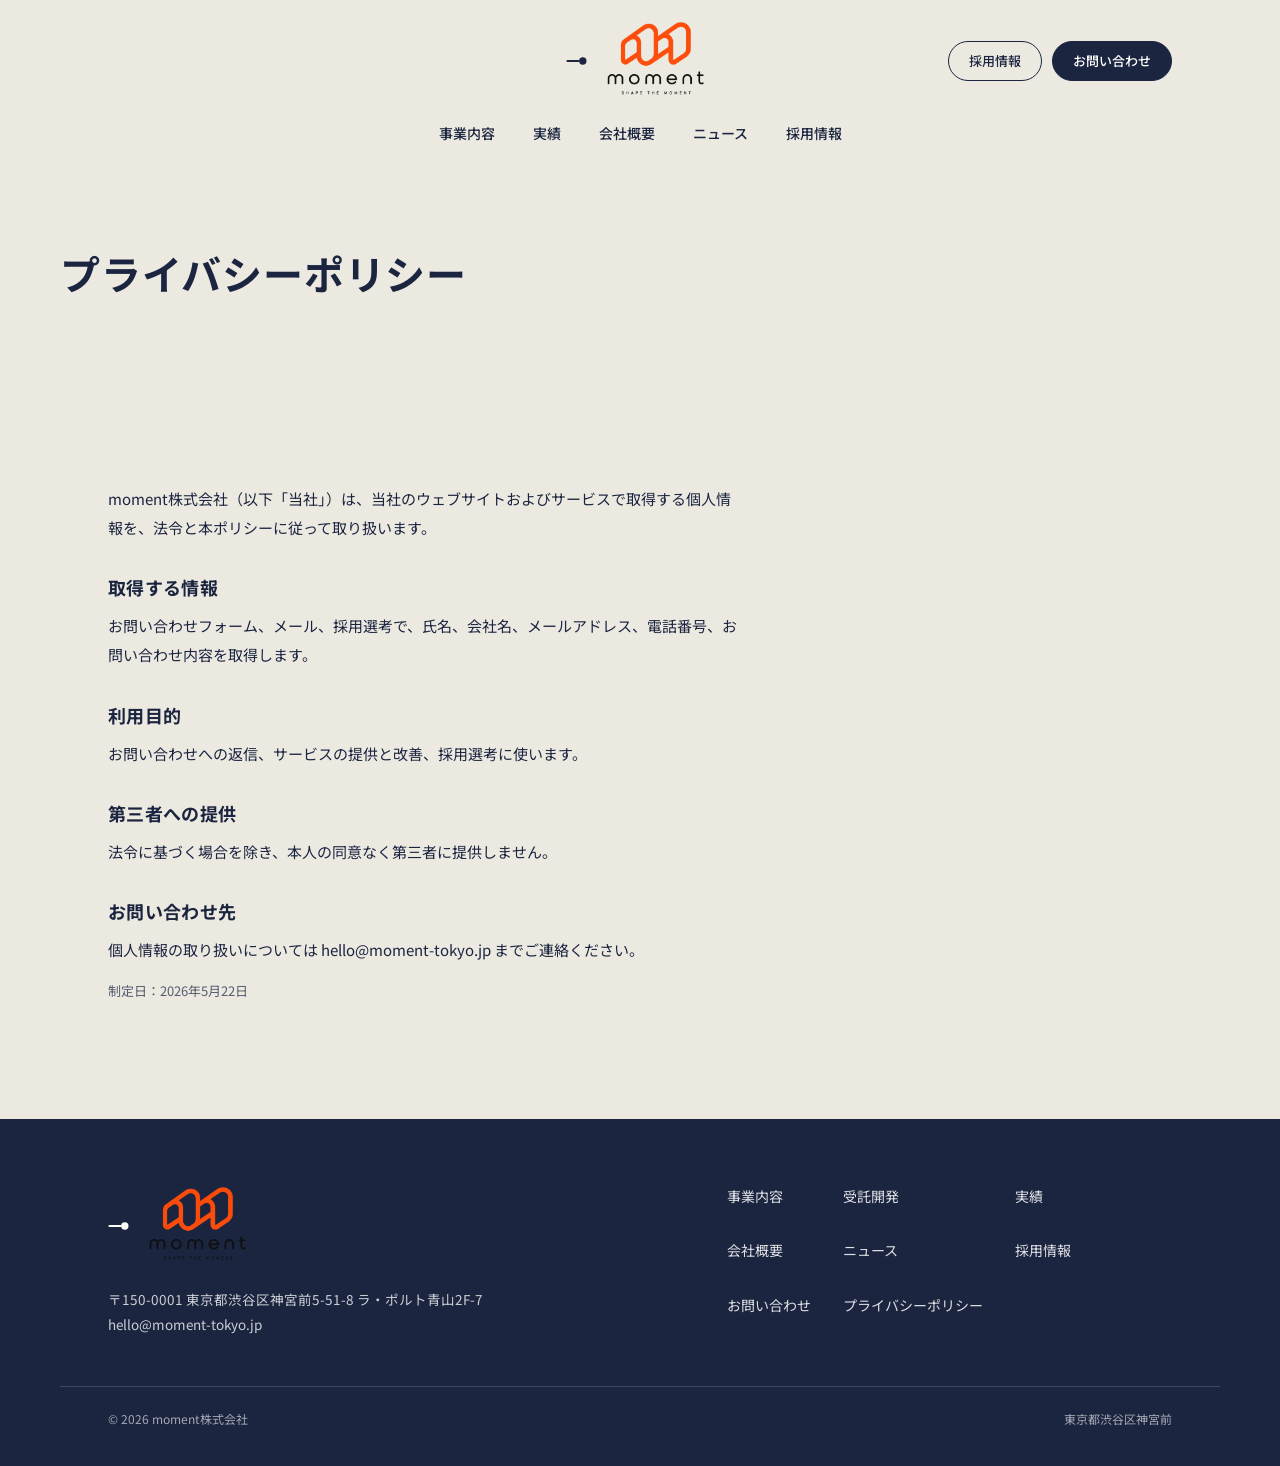
<file: privacy.html>
<!DOCTYPE html>
<html lang="ja">
<head>
<!-- Google tag (gtag.js) -->
<script async src="https://www.googletagmanager.com/gtag/js?id=G-D9J7B8Z6LR"></script>
<script>
  window.dataLayer = window.dataLayer || [];
  function gtag(){dataLayer.push(arguments);}
  gtag('js', new Date());

  gtag('config', 'G-D9J7B8Z6LR');
</script>
<meta charset="UTF-8">
<meta name="viewport" content="width=device-width, initial-scale=1">
<title>プライバシーポリシー｜moment株式会社</title>
<meta name="description" content="moment株式会社のプライバシーポリシーです。お問い合わせフォーム・メール・採用選考で取得する氏名やメールアドレスなどの個人情報について、取得する情報、利用目的、第三者への提供、お問い合わせ先を定めています。">
<link rel="canonical" href="https://moment-tokyo.jp/privacy.html">
<meta property="og:type" content="website">
<meta property="og:site_name" content="moment株式会社">
<meta property="og:title" content="プライバシーポリシー｜moment株式会社">
<meta property="og:description" content="moment株式会社のプライバシーポリシーです。お問い合わせフォーム・メール・採用選考で取得する氏名やメールアドレスなどの個人情報について、取得する情報、利用目的、第三者への提供、お問い合わせ先を定めています。">
<meta property="og:url" content="https://moment-tokyo.jp/privacy.html">
<meta property="og:image" content="https://moment-tokyo.jp/assets/img/ogp.png">
<meta name="twitter:card" content="summary_large_image">
<link rel="icon" href='data:image/svg+xml,<svg xmlns="http://www.w3.org/2000/svg" viewBox="0 0 32 32"><rect width="32" height="32" rx="6" fill="%23ECE9E1"/><path d="M6 16h13" stroke="%231B2540" stroke-width="3" stroke-linecap="round"/><circle cx="23.5" cy="16" r="4.5" fill="%231B2540"/></svg>'>
<link rel="preconnect" href="https://fonts.googleapis.com">
<link rel="preconnect" href="https://fonts.gstatic.com" crossorigin>
<link rel="preload" as="style" href="https://fonts.googleapis.com/css2?family=Noto+Sans+JP:wght@400;500;700&family=Zen+Old+Mincho&display=swap">
<link rel="stylesheet" href="https://fonts.googleapis.com/css2?family=Noto+Sans+JP:wght@400;500;700&family=Zen+Old+Mincho&display=swap">
<link rel="stylesheet" href="assets/style.css">
<script>document.documentElement.className+=" js";</script>

<script type="application/ld+json">{"@context": "https://schema.org", "@graph": [{"@type": "Organization", "@id": "https://moment-tokyo.jp/#organization", "name": "moment株式会社", "alternateName": "moment", "url": "https://moment-tokyo.jp/", "logo": "https://moment-tokyo.jp/moment-logo-transparent.webp", "image": "https://moment-tokyo.jp/assets/img/ogp.png", "email": "hello@moment-tokyo.jp", "foundingDate": "2026-05", "founder": {"@type": "Person", "name": "佐々木 雄光", "jobTitle": "代表取締役"}, "numberOfEmployees": {"@type": "QuantitativeValue", "value": 48}, "address": {"@type": "PostalAddress", "postalCode": "150-0001", "addressCountry": "JP", "addressRegion": "東京都", "addressLocality": "渋谷区", "streetAddress": "神宮前5-51-8 ラ・ポルト青山2F-7"}, "description": "東京・渋谷区神宮前の会社。AIを使った受託開発、ITエンジニア・コンサルタントの案件マッチング（SES）、法人営業代行、経営者向けAI研修（COMPASS AI）の4つの事業を行う。", "knowsAbout": ["AI受託開発", "生成AI", "SES", "ITコンサルタント紹介", "法人営業代行", "AI研修"], "contactPoint": {"@type": "ContactPoint", "contactType": "customer support", "email": "hello@moment-tokyo.jp", "url": "https://moment-tokyo.jp/contact.html", "availableLanguage": "ja"}}, {"@type": "WebPage", "@id": "https://moment-tokyo.jp/privacy.html#webpage", "url": "https://moment-tokyo.jp/privacy.html", "name": "プライバシーポリシー｜moment株式会社", "inLanguage": "ja", "isPartOf": {"@id": "https://moment-tokyo.jp/#website"}, "about": {"@id": "https://moment-tokyo.jp/#organization"}, "breadcrumb": {"@type": "BreadcrumbList", "itemListElement": [{"@type": "ListItem", "position": 1, "name": "トップ", "item": "https://moment-tokyo.jp/"}, {"@type": "ListItem", "position": 2, "name": "プライバシーポリシー", "item": "https://moment-tokyo.jp/privacy.html"}]}}]}</script>
<link rel="stylesheet" href="/moment-brand.css?v=20261013-alpha"></head>
<body class="">
<div class="ornament ornament--l" aria-hidden="true"></div>
<div class="ornament ornament--r" aria-hidden="true"></div>
<header class="site-header">
  <div class="header-inner">
    <a class="brand" href="index.html" aria-label="moment株式会社 トップページ">
      <svg viewBox="0 0 22 22" aria-hidden="true"><path d="M1.5 11h11" stroke="currentColor" stroke-width="2.2" stroke-linecap="round"/><circle cx="16.8" cy="11" r="3.7" fill="currentColor"/></svg>
      <img src="/moment-logo-transparent.webp" width="554" height="410" alt="moment">
    </a>
    <div class="header-actions">
      <a class="btn btn--ghost" href="careers.html">採用情報</a>
      <a class="btn btn--solid" href="contact.html">お問い合わせ</a>
      <button class="menu-btn" type="button" aria-expanded="false" aria-label="メニューを開く" aria-controls="site-nav"><span></span></button>
    </div>
    <nav class="site-nav" id="site-nav" aria-label="サイト内">
      <a href="services.html">事業内容</a>
      <a href="works.html">実績</a>
      <a href="about.html">会社概要</a>
      <a href="news.html">ニュース</a>
      <a href="careers.html">採用情報</a>
    </nav>
  </div>
</header>

<div class="container page-head">
  <h1>プライバシーポリシー</h1>
</div>

<section class="section">
  <div class="container">
    <div class="prose">
      <p>moment株式会社（以下「当社」）は、当社のウェブサイトおよびサービスで取得する個人情報を、法令と本ポリシーに従って取り扱います。</p>
      <h2>取得する情報</h2>
      <p>お問い合わせフォーム、メール、採用選考で、氏名、会社名、メールアドレス、電話番号、お問い合わせ内容を取得します。</p>
      <h2>利用目的</h2>
      <p>お問い合わせへの返信、サービスの提供と改善、採用選考に使います。</p>
      <h2>第三者への提供</h2>
      <p>法令に基づく場合を除き、本人の同意なく第三者に提供しません。</p>
      <h2>お問い合わせ先</h2>
      <p>個人情報の取り扱いについては <a href="mailto:hello@moment-tokyo.jp">hello@moment-tokyo.jp</a> までご連絡ください。</p>
      <p class="small muted">制定日：2026年5月22日</p>
    </div>
  </div>
</section>
<footer class="site-footer">
  <div class="container footer-inner">
    <div>
      <a class="brand" href="index.html">
        <svg viewBox="0 0 22 22" aria-hidden="true"><path d="M1.5 11h11" stroke="currentColor" stroke-width="2.2" stroke-linecap="round"/><circle cx="16.8" cy="11" r="3.7" fill="currentColor"/></svg>
        <img src="/moment-logo-transparent.webp" width="554" height="410" alt="moment">
      </a>
      <p class="footer-addr">〒150-0001 東京都渋谷区神宮前5-51-8 ラ・ポルト青山2F-7<br><a href="mailto:hello@moment-tokyo.jp">hello@moment-tokyo.jp</a></p>
    </div>
    <nav class="footer-nav" aria-label="フッター">
      <a href="services.html">事業内容</a>
      <a href="development.html">受託開発</a>
      <a href="works.html">実績</a>
      <a href="about.html">会社概要</a>
      <a href="news.html">ニュース</a>
      <a href="careers.html">採用情報</a>
      <a href="contact.html">お問い合わせ</a>
      <a href="privacy.html">プライバシーポリシー</a>
    </nav>
  </div>
  <div class="container footer-bottom">
    <span>© 2026 moment株式会社</span>
    <span>東京都渋谷区神宮前</span>
  </div>
</footer>
<script src="assets/site.js" defer></script>
</body>
</html>
</file>
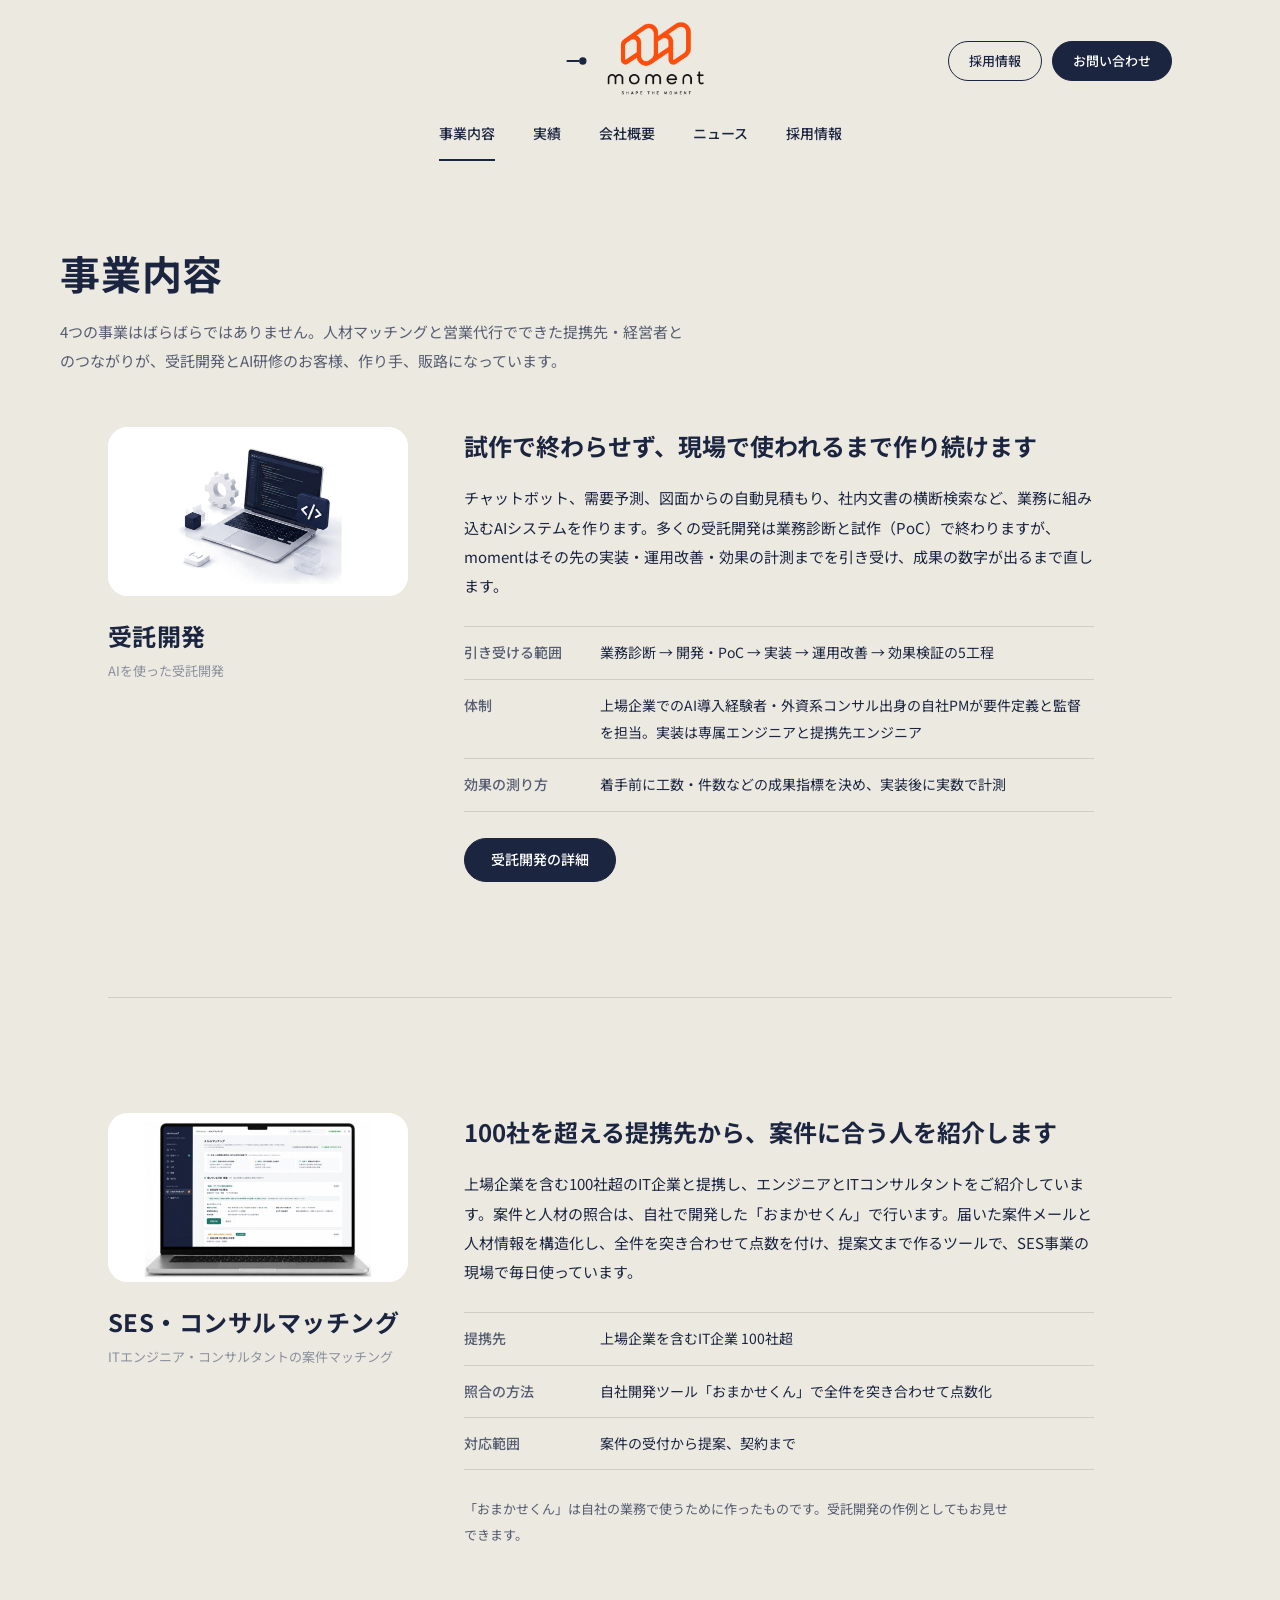
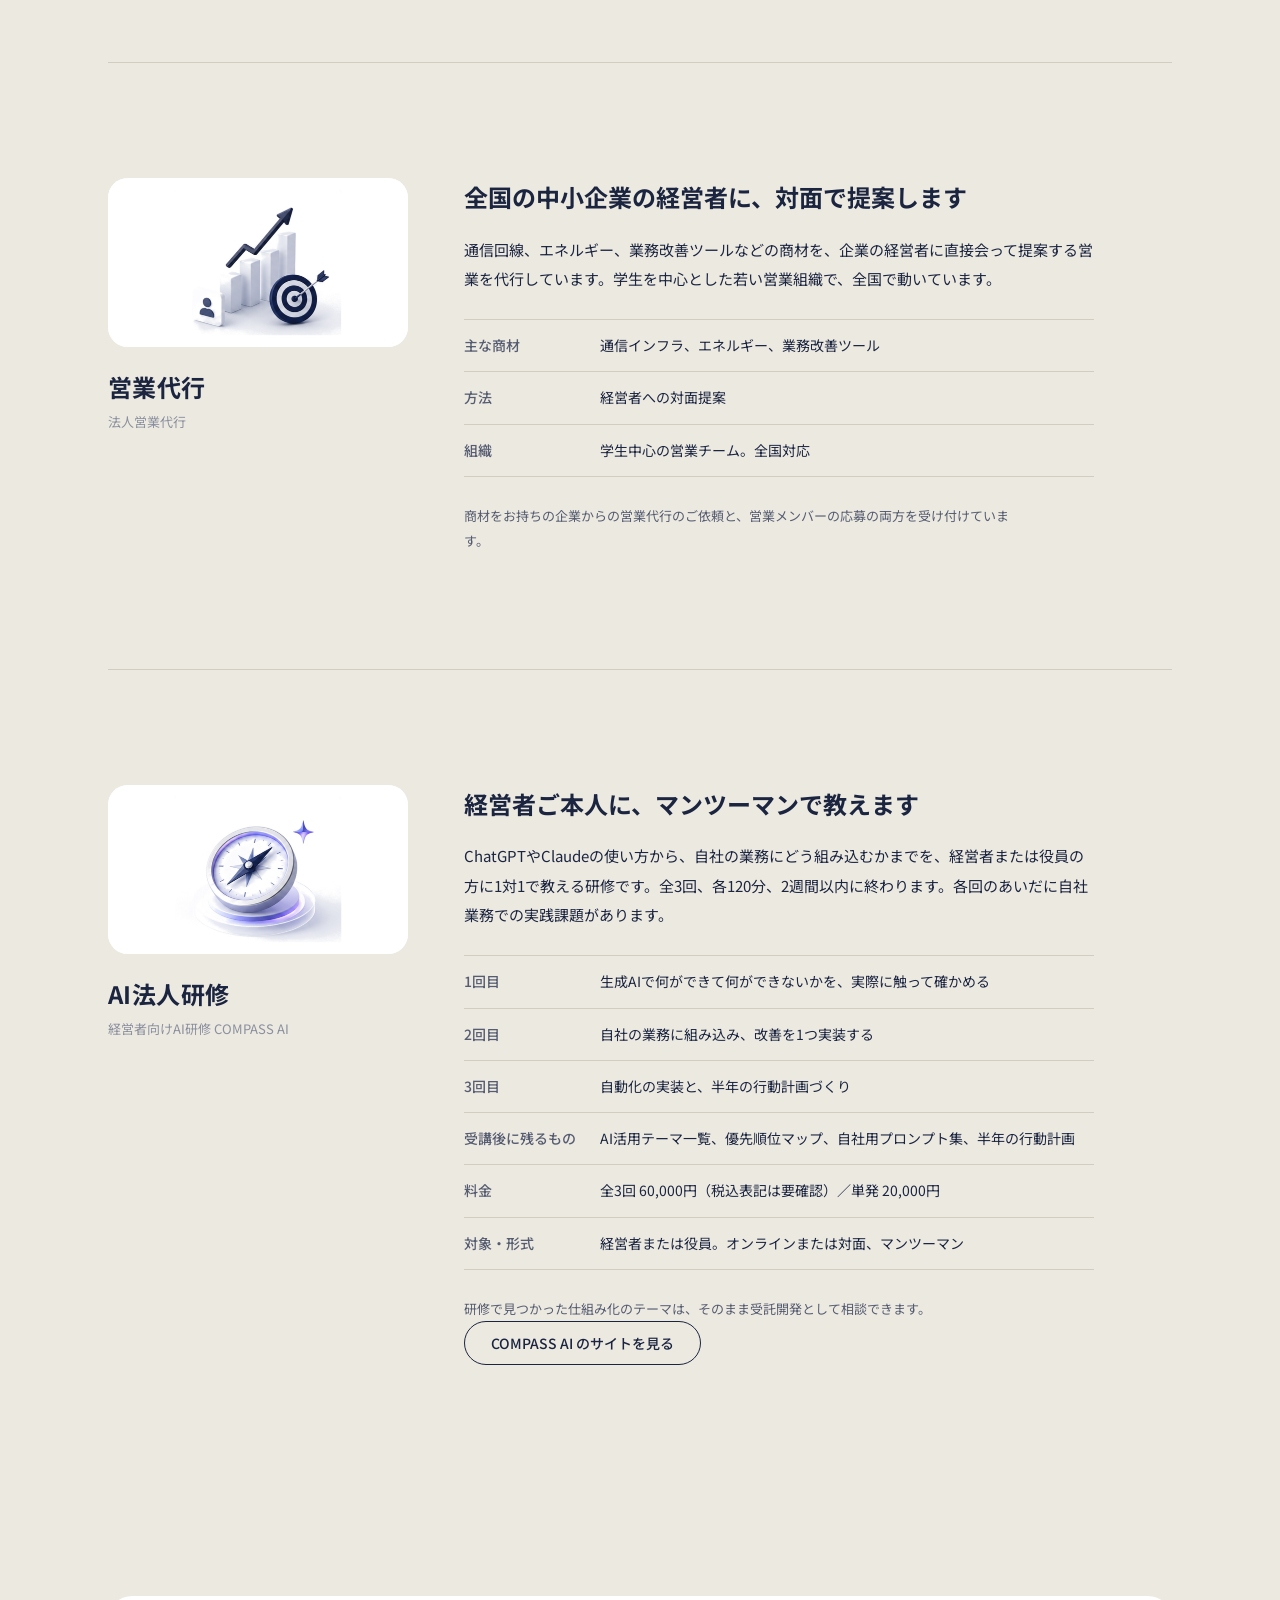
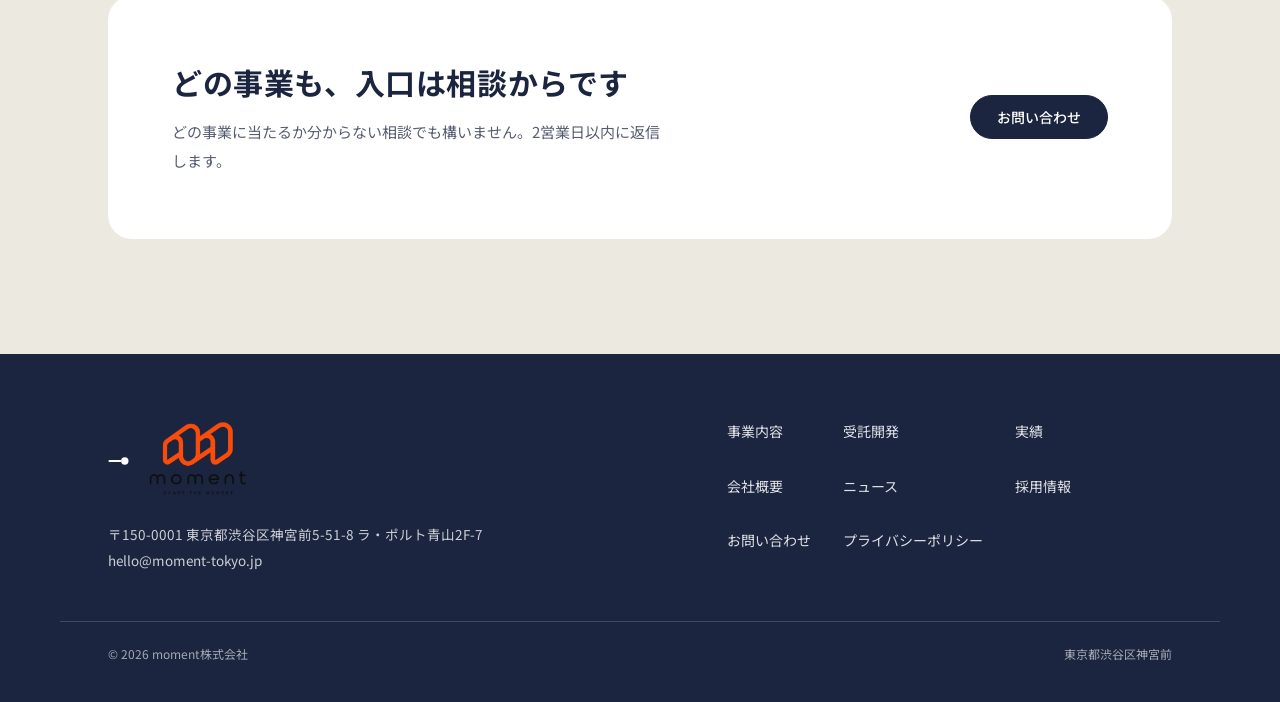
<file: services.html>
<!DOCTYPE html>
<html lang="ja">
<head>
<!-- Google tag (gtag.js) -->
<script async src="https://www.googletagmanager.com/gtag/js?id=G-D9J7B8Z6LR"></script>
<script>
  window.dataLayer = window.dataLayer || [];
  function gtag(){dataLayer.push(arguments);}
  gtag('js', new Date());

  gtag('config', 'G-D9J7B8Z6LR');
</script>
<meta charset="UTF-8">
<meta name="viewport" content="width=device-width, initial-scale=1">
<title>事業内容｜moment株式会社</title>
<meta name="description" content="moment株式会社の4つの事業。AIを使った受託開発、ITエンジニア・コンサルタントの案件マッチング（おまかせくん）、法人営業代行、経営者向けAI研修（COMPASS AI）。">
<link rel="canonical" href="https://moment-tokyo.jp/services.html">
<meta property="og:type" content="website">
<meta property="og:site_name" content="moment株式会社">
<meta property="og:title" content="事業内容｜moment株式会社">
<meta property="og:description" content="moment株式会社の4つの事業。AIを使った受託開発、ITエンジニア・コンサルタントの案件マッチング（おまかせくん）、法人営業代行、経営者向けAI研修（COMPASS AI）。">
<meta property="og:url" content="https://moment-tokyo.jp/services.html">
<meta property="og:image" content="https://moment-tokyo.jp/assets/img/ogp.png">
<meta name="twitter:card" content="summary_large_image">
<link rel="icon" href='data:image/svg+xml,<svg xmlns="http://www.w3.org/2000/svg" viewBox="0 0 32 32"><rect width="32" height="32" rx="6" fill="%23ECE9E1"/><path d="M6 16h13" stroke="%231B2540" stroke-width="3" stroke-linecap="round"/><circle cx="23.5" cy="16" r="4.5" fill="%231B2540"/></svg>'>
<link rel="preconnect" href="https://fonts.googleapis.com">
<link rel="preconnect" href="https://fonts.gstatic.com" crossorigin>
<link rel="preload" as="style" href="https://fonts.googleapis.com/css2?family=Noto+Sans+JP:wght@400;500;700&family=Zen+Old+Mincho&display=swap">
<link rel="stylesheet" href="https://fonts.googleapis.com/css2?family=Noto+Sans+JP:wght@400;500;700&family=Zen+Old+Mincho&display=swap">
<link rel="stylesheet" href="assets/style.css">
<script>document.documentElement.className+=" js";</script>

<script type="application/ld+json">{"@context": "https://schema.org", "@graph": [{"@type": "Organization", "@id": "https://moment-tokyo.jp/#organization", "name": "moment株式会社", "alternateName": "moment", "url": "https://moment-tokyo.jp/", "logo": "https://moment-tokyo.jp/moment-logo-transparent.webp", "image": "https://moment-tokyo.jp/assets/img/ogp.png", "email": "hello@moment-tokyo.jp", "foundingDate": "2026-05", "founder": {"@type": "Person", "name": "佐々木 雄光", "jobTitle": "代表取締役"}, "numberOfEmployees": {"@type": "QuantitativeValue", "value": 48}, "address": {"@type": "PostalAddress", "postalCode": "150-0001", "addressCountry": "JP", "addressRegion": "東京都", "addressLocality": "渋谷区", "streetAddress": "神宮前5-51-8 ラ・ポルト青山2F-7"}, "description": "東京・渋谷区神宮前の会社。AIを使った受託開発、ITエンジニア・コンサルタントの案件マッチング（SES）、法人営業代行、経営者向けAI研修（COMPASS AI）の4つの事業を行う。", "knowsAbout": ["AI受託開発", "生成AI", "SES", "ITコンサルタント紹介", "法人営業代行", "AI研修"], "contactPoint": {"@type": "ContactPoint", "contactType": "customer support", "email": "hello@moment-tokyo.jp", "url": "https://moment-tokyo.jp/contact.html", "availableLanguage": "ja"}}, {"@type": "WebPage", "@id": "https://moment-tokyo.jp/services.html#webpage", "url": "https://moment-tokyo.jp/services.html", "name": "事業内容｜moment株式会社", "inLanguage": "ja", "isPartOf": {"@id": "https://moment-tokyo.jp/#website"}, "about": {"@id": "https://moment-tokyo.jp/#organization"}, "breadcrumb": {"@type": "BreadcrumbList", "itemListElement": [{"@type": "ListItem", "position": 1, "name": "トップ", "item": "https://moment-tokyo.jp/"}, {"@type": "ListItem", "position": 2, "name": "事業内容", "item": "https://moment-tokyo.jp/services.html"}]}}]}</script>
<link rel="stylesheet" href="/moment-brand.css?v=20261013-alpha"></head>
<body class="">
<div class="ornament ornament--l" aria-hidden="true"></div>
<div class="ornament ornament--r" aria-hidden="true"></div>
<header class="site-header">
  <div class="header-inner">
    <a class="brand" href="index.html" aria-label="moment株式会社 トップページ">
      <svg viewBox="0 0 22 22" aria-hidden="true"><path d="M1.5 11h11" stroke="currentColor" stroke-width="2.2" stroke-linecap="round"/><circle cx="16.8" cy="11" r="3.7" fill="currentColor"/></svg>
      <img src="/moment-logo-transparent.webp" width="554" height="410" alt="moment">
    </a>
    <div class="header-actions">
      <a class="btn btn--ghost" href="careers.html">採用情報</a>
      <a class="btn btn--solid" href="contact.html">お問い合わせ</a>
      <button class="menu-btn" type="button" aria-expanded="false" aria-label="メニューを開く" aria-controls="site-nav"><span></span></button>
    </div>
    <nav class="site-nav" id="site-nav" aria-label="サイト内">
      <a href="services.html">事業内容</a>
      <a href="works.html">実績</a>
      <a href="about.html">会社概要</a>
      <a href="news.html">ニュース</a>
      <a href="careers.html">採用情報</a>
    </nav>
  </div>
</header>

<div class="container page-head">
  <h1>事業内容</h1>
  <p>4つの事業はばらばらではありません。人材マッチングと営業代行でできた提携先・経営者とのつながりが、受託開発とAI研修のお客様、作り手、販路になっています。</p>
</div>

<div class="container">

  <section class="biz-section" id="development">
    <div class="biz-side">
      <div class="biz-mark"><img src="assets/img/marks/dev.jpg" alt="コードが表示されたノートパソコンと歯車のイラスト（受託開発）" width="1200" height="675" loading="lazy"></div>
      <h2>受託開発</h2>
      <span class="biz-sub">AIを使った受託開発</span>
    </div>
    <div class="biz-body">
      <p class="catch">試作で終わらせず、現場で使われるまで作り続けます</p>
      <p>チャットボット、需要予測、図面からの自動見積もり、社内文書の横断検索など、業務に組み込むAIシステムを作ります。多くの受託開発は業務診断と試作（PoC）で終わりますが、momentはその先の実装・運用改善・効果の計測までを引き受け、成果の数字が出るまで直します。</p>
      <ul class="facts">
        <li><b>引き受ける範囲</b><span>業務診断 → 開発・PoC → 実装 → 運用改善 → 効果検証の5工程</span></li>
        <li><b>体制</b><span>上場企業でのAI導入経験者・外資系コンサル出身の自社PMが要件定義と監督を担当。実装は専属エンジニアと提携先エンジニア</span></li>
        <li><b>効果の測り方</b><span>着手前に工数・件数などの成果指標を決め、実装後に実数で計測</span></li>
      </ul>
      <a class="btn btn--solid" href="development.html">受託開発の詳細</a>
    </div>
  </section>

  <section class="biz-section" id="ses">
    <div class="biz-side">
      <div class="biz-mark"><img src="assets/img/marks/matching.jpg" alt="自社開発の案件・人材照合ツールの画面を表示したノートパソコン（SES・コンサルマッチング）" width="1200" height="675" loading="lazy"></div>
      <h2>SES・コンサルマッチング</h2>
      <span class="biz-sub">ITエンジニア・コンサルタントの案件マッチング</span>
    </div>
    <div class="biz-body">
      <p class="catch">100社を超える提携先から、案件に合う人を紹介します</p>
      <p>上場企業を含む100社超のIT企業と提携し、エンジニアとITコンサルタントをご紹介しています。案件と人材の照合は、自社で開発した「おまかせくん」で行います。届いた案件メールと人材情報を構造化し、全件を突き合わせて点数を付け、提案文まで作るツールで、SES事業の現場で毎日使っています。</p>
      <ul class="facts">
        <li><b>提携先</b><span>上場企業を含むIT企業 100社超</span></li>
        <li><b>照合の方法</b><span>自社開発ツール「おまかせくん」で全件を突き合わせて点数化</span></li>
        <li><b>対応範囲</b><span>案件の受付から提案、契約まで</span></li>
      </ul>
      <p class="note">「おまかせくん」は自社の業務で使うために作ったものです。受託開発の作例としてもお見せできます。</p>
    </div>
  </section>

  <section class="biz-section" id="sales">
    <div class="biz-side">
      <div class="biz-mark"><img src="assets/img/marks/sales.jpg" alt="右肩上がりの棒グラフと的に刺さった矢のイラスト（営業代行）" width="1200" height="675" loading="lazy"></div>
      <h2>営業代行</h2>
      <span class="biz-sub">法人営業代行</span>
    </div>
    <div class="biz-body">
      <p class="catch">全国の中小企業の経営者に、対面で提案します</p>
      <p>通信回線、エネルギー、業務改善ツールなどの商材を、企業の経営者に直接会って提案する営業を代行しています。学生を中心とした若い営業組織で、全国で動いています。</p>
      <ul class="facts">
        <li><b>主な商材</b><span>通信インフラ、エネルギー、業務改善ツール</span></li>
        <li><b>方法</b><span>経営者への対面提案</span></li>
        <li><b>組織</b><span>学生中心の営業チーム。全国対応</span></li>
      </ul>
      <p class="note">商材をお持ちの企業からの営業代行のご依頼と、営業メンバーの応募の両方を受け付けています。</p>
    </div>
  </section>

  <section class="biz-section" id="compass">
    <div class="biz-side">
      <div class="biz-mark"><img src="assets/img/marks/compass.jpg" alt="方位磁針のイラスト（AI法人研修 COMPASS AI）" width="1200" height="675" loading="lazy"></div>
      <h2>AI法人研修</h2>
      <span class="biz-sub">経営者向けAI研修 COMPASS AI</span>
    </div>
    <div class="biz-body">
      <p class="catch">経営者ご本人に、マンツーマンで教えます</p>
      <p>ChatGPTやClaudeの使い方から、自社の業務にどう組み込むかまでを、経営者または役員の方に1対1で教える研修です。全3回、各120分、2週間以内に終わります。各回のあいだに自社業務での実践課題があります。</p>
      <ul class="facts">
        <li><b>1回目</b><span>生成AIで何ができて何ができないかを、実際に触って確かめる</span></li>
        <li><b>2回目</b><span>自社の業務に組み込み、改善を1つ実装する</span></li>
        <li><b>3回目</b><span>自動化の実装と、半年の行動計画づくり</span></li>
        <li><b>受講後に残るもの</b><span>AI活用テーマ一覧、優先順位マップ、自社用プロンプト集、半年の行動計画</span></li>
        <li><b>料金</b><span>全3回 60,000円（税込表記は要確認）／単発 20,000円</span></li>
        <li><b>対象・形式</b><span>経営者または役員。オンラインまたは対面、マンツーマン</span></li>
      </ul>
      <p class="note">研修で見つかった仕組み化のテーマは、そのまま受託開発として相談できます。</p>
      <a class="btn" href="https://compass.moment-tokyo.jp" target="_blank" rel="noopener">COMPASS AI のサイトを見る</a>
    </div>
  </section>

</div>

<section class="section">
  <div class="container">
    <div class="contact-card">
      <div>
        <h2>どの事業も、入口は相談からです</h2>
        <p>どの事業に当たるか分からない相談でも構いません。2営業日以内に返信します。</p>
      </div>
      <div class="btn-row">
        <a class="btn btn--solid" href="contact.html">お問い合わせ</a>
      </div>
    </div>
  </div>
</section>
<footer class="site-footer">
  <div class="container footer-inner">
    <div>
      <a class="brand" href="index.html">
        <svg viewBox="0 0 22 22" aria-hidden="true"><path d="M1.5 11h11" stroke="currentColor" stroke-width="2.2" stroke-linecap="round"/><circle cx="16.8" cy="11" r="3.7" fill="currentColor"/></svg>
        <img src="/moment-logo-transparent.webp" width="554" height="410" alt="moment">
      </a>
      <p class="footer-addr">〒150-0001 東京都渋谷区神宮前5-51-8 ラ・ポルト青山2F-7<br><a href="mailto:hello@moment-tokyo.jp">hello@moment-tokyo.jp</a></p>
    </div>
    <nav class="footer-nav" aria-label="フッター">
      <a href="services.html">事業内容</a>
      <a href="development.html">受託開発</a>
      <a href="works.html">実績</a>
      <a href="about.html">会社概要</a>
      <a href="news.html">ニュース</a>
      <a href="careers.html">採用情報</a>
      <a href="contact.html">お問い合わせ</a>
      <a href="privacy.html">プライバシーポリシー</a>
    </nav>
  </div>
  <div class="container footer-bottom">
    <span>© 2026 moment株式会社</span>
    <span>東京都渋谷区神宮前</span>
  </div>
</footer>
<script src="assets/site.js" defer></script>
</body>
</html>
</file>
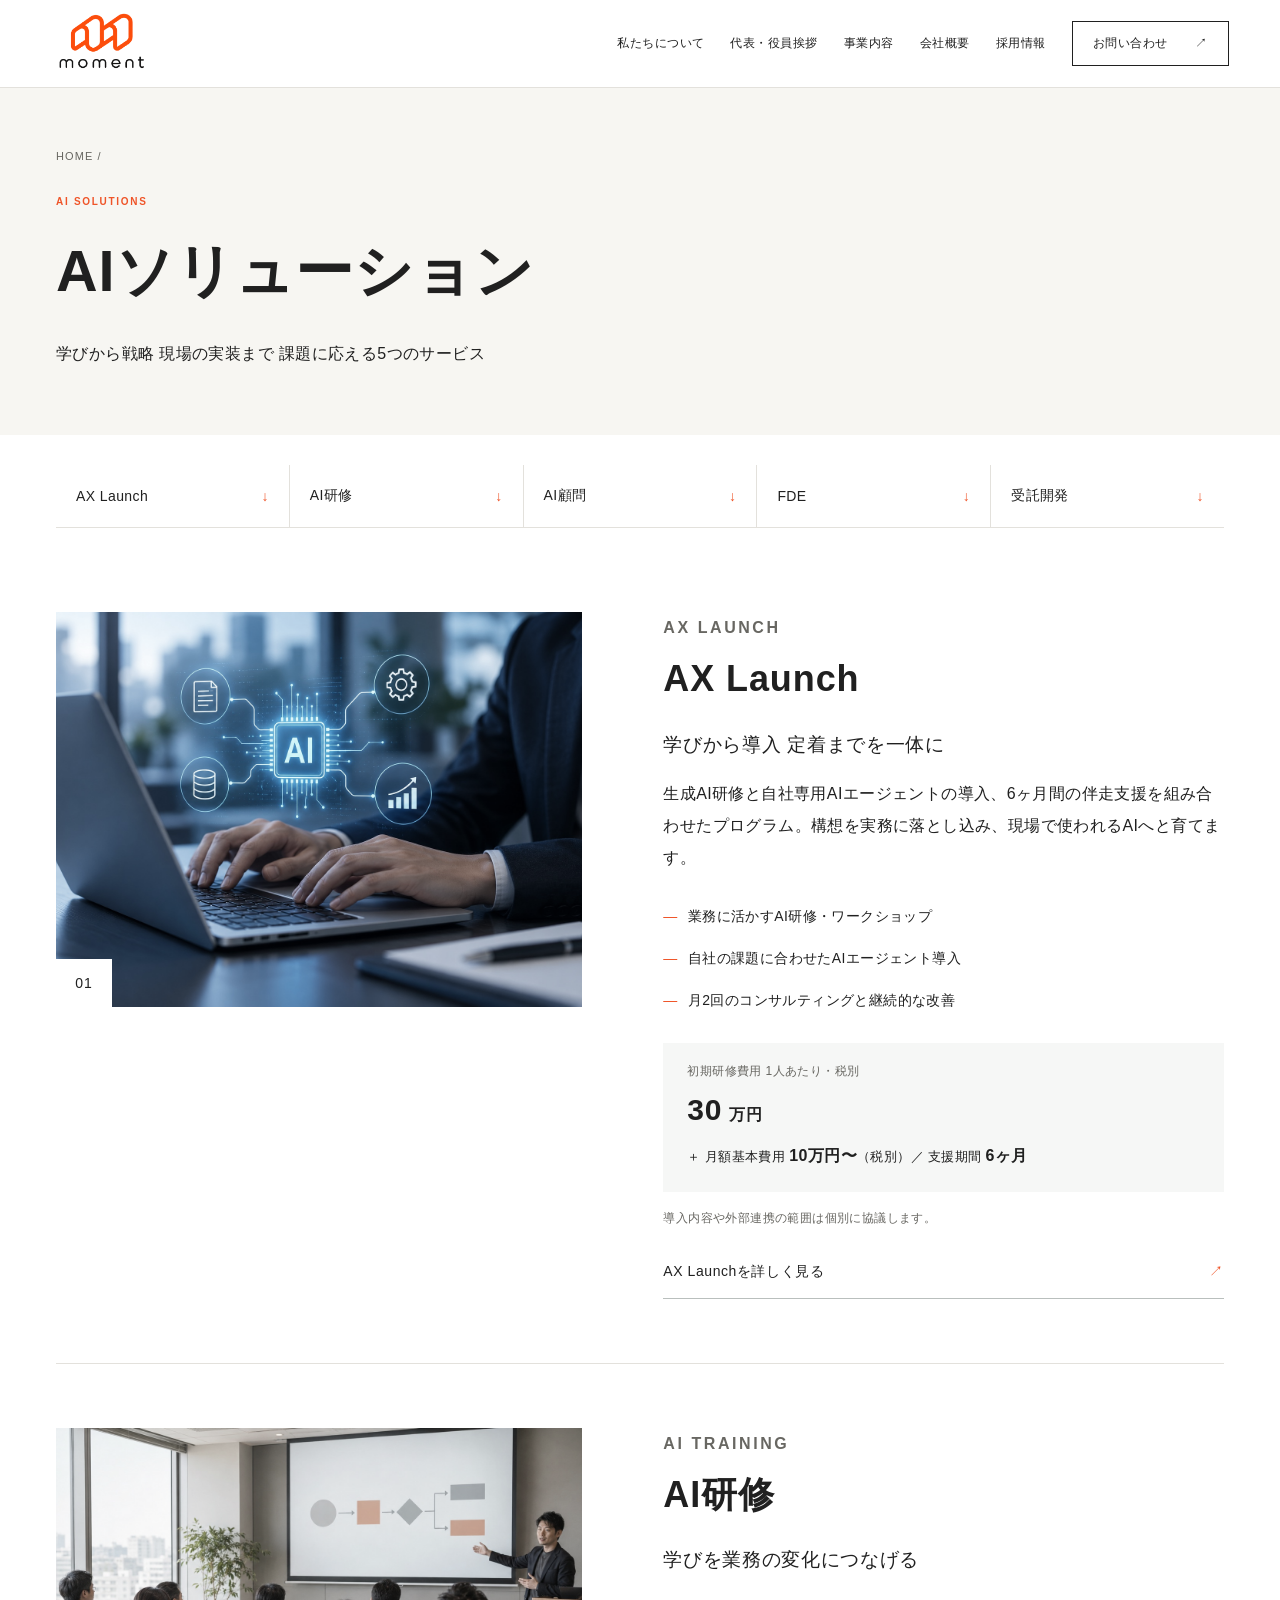
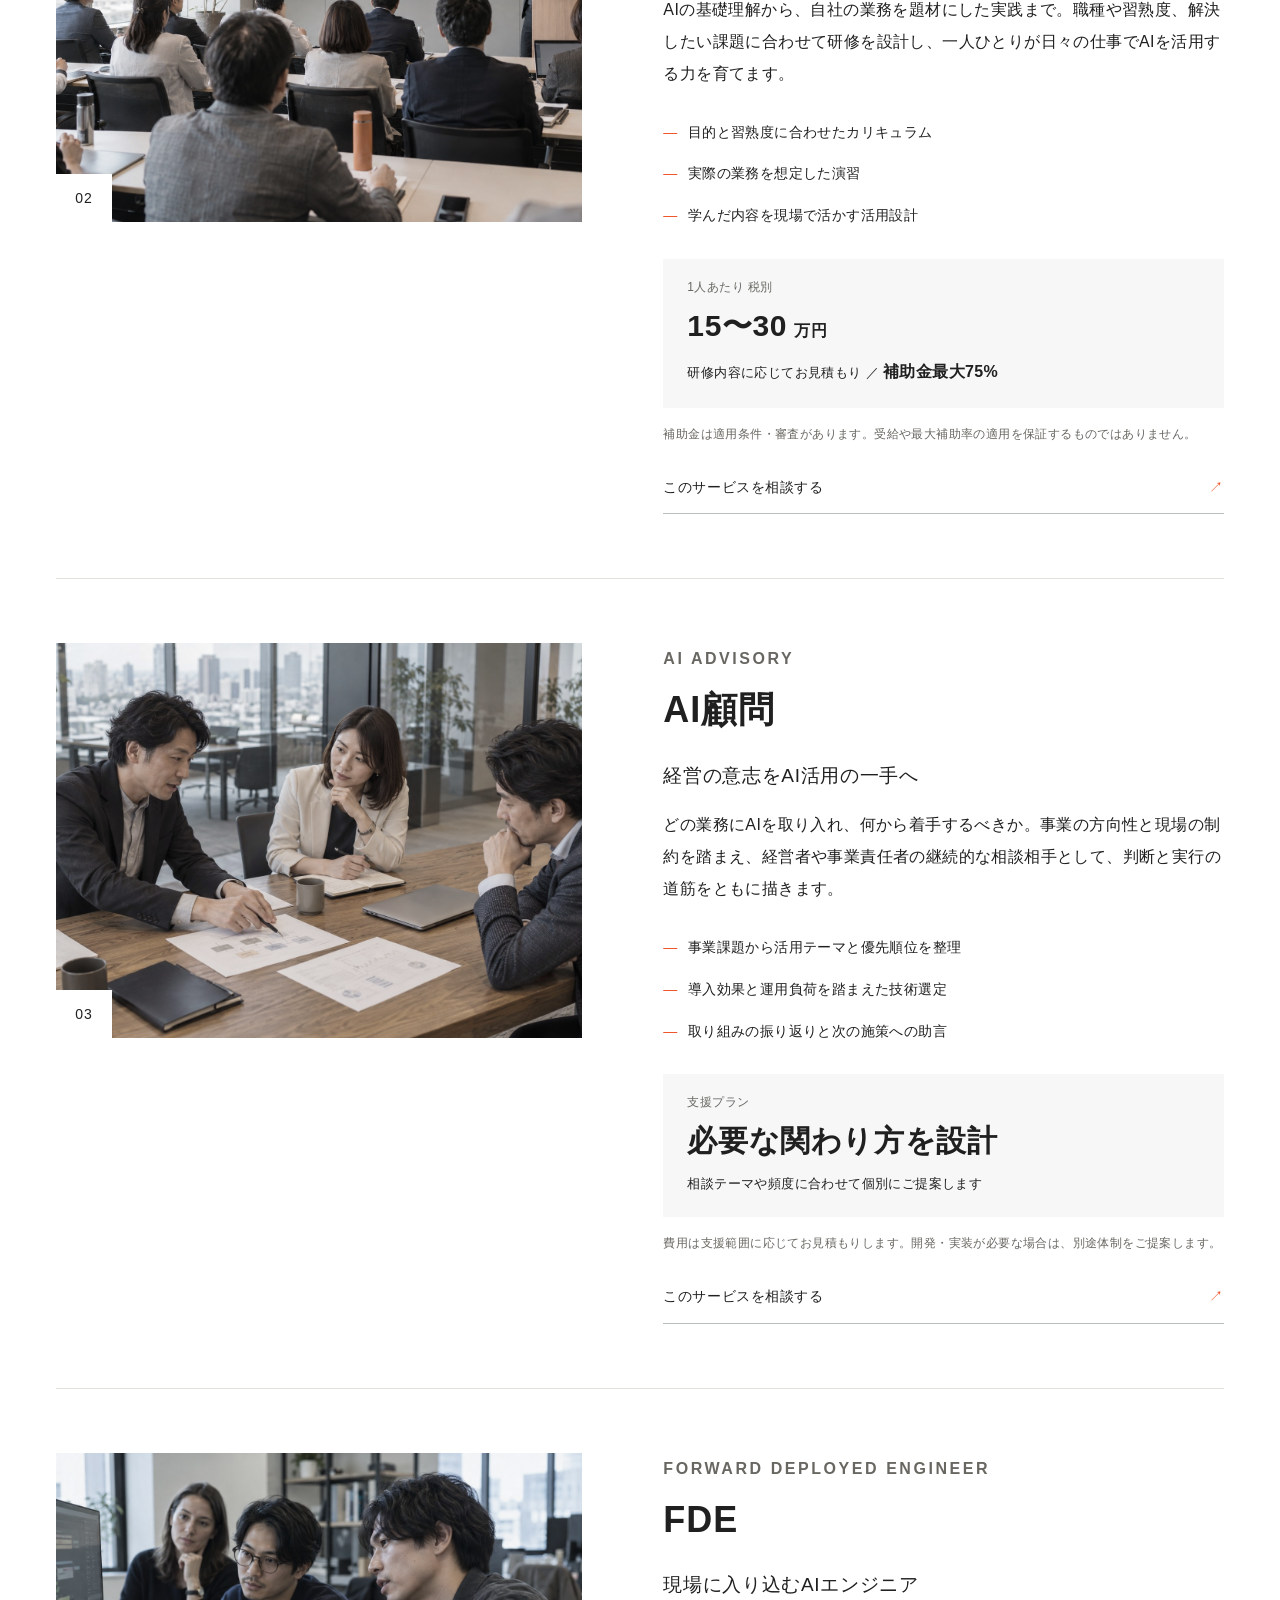
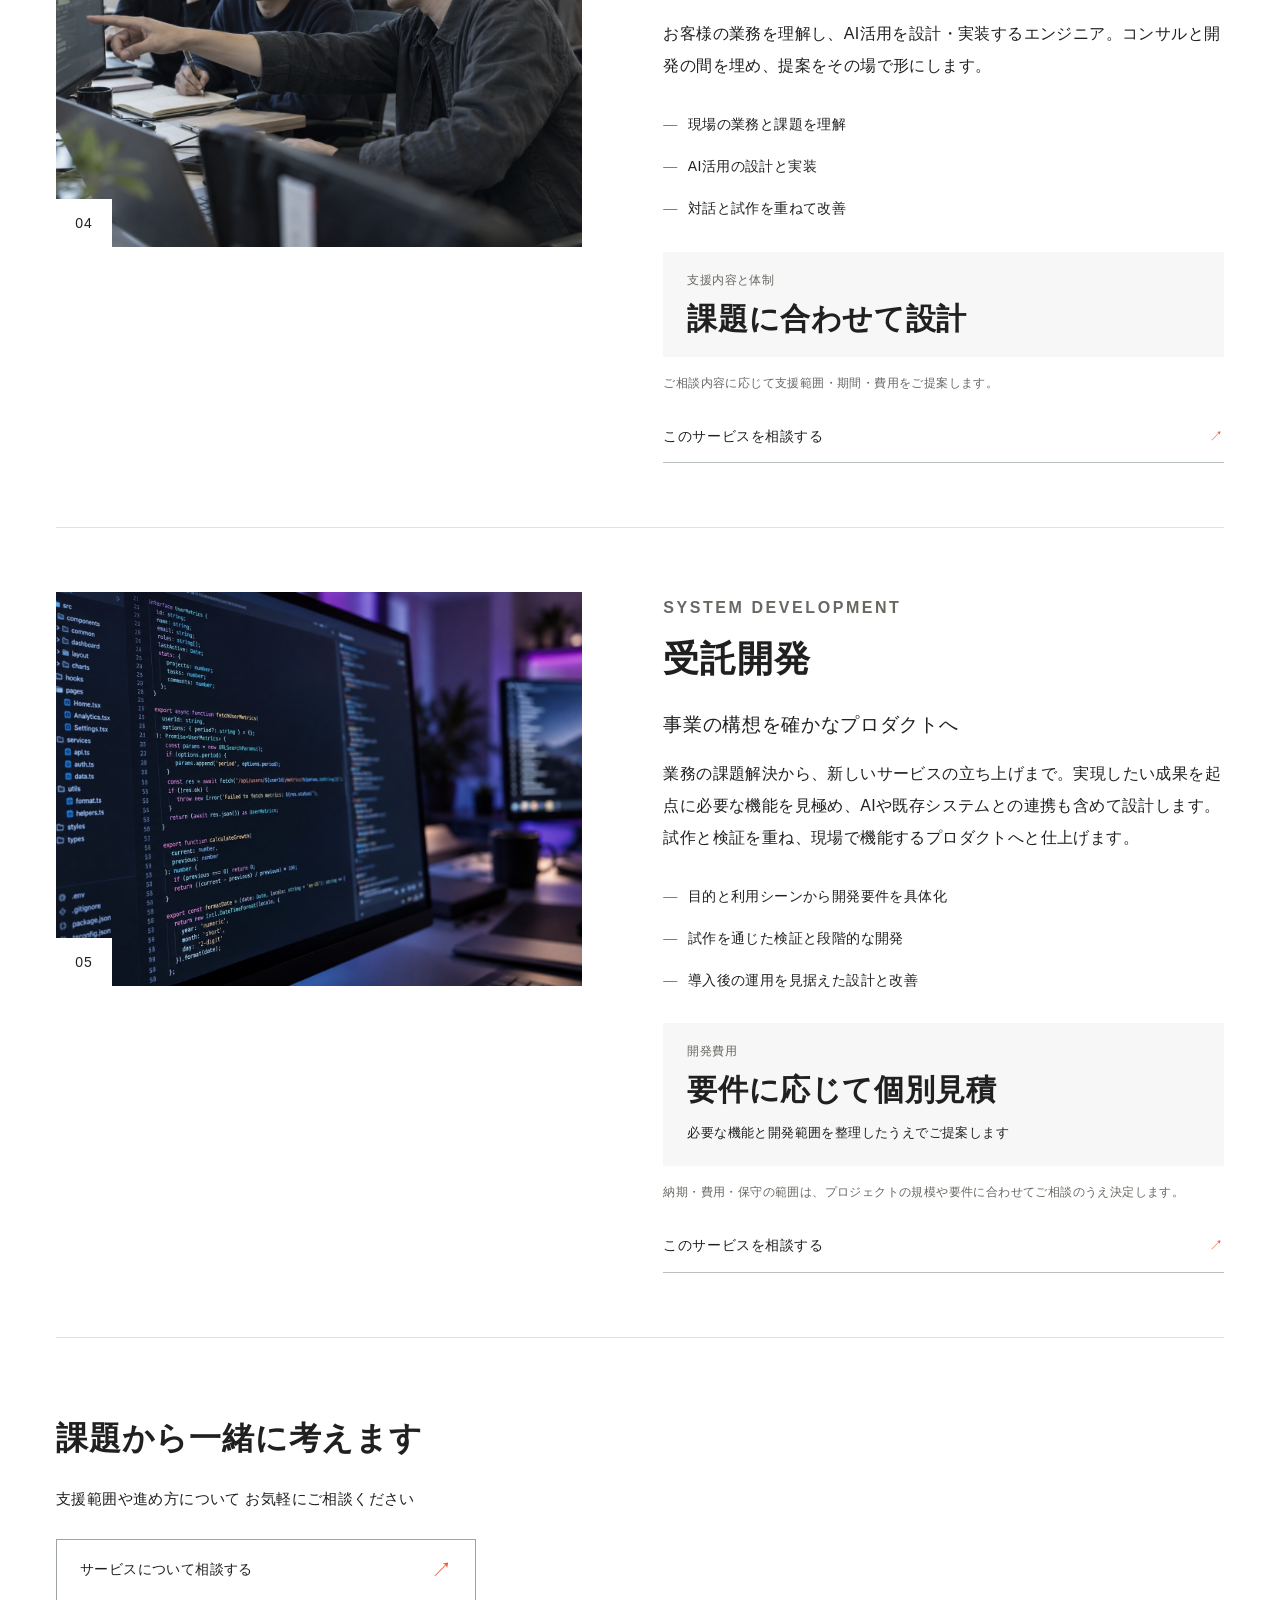
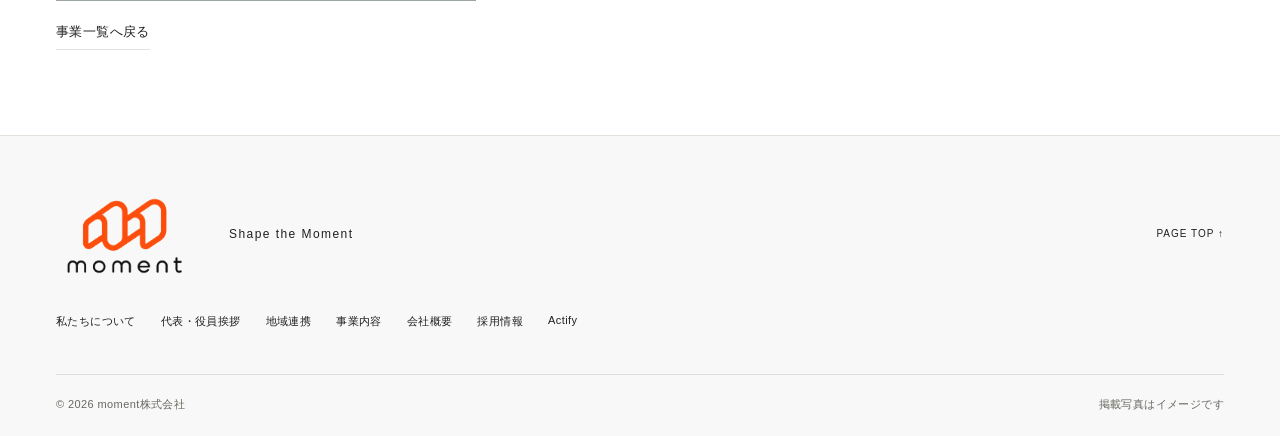
<file: solutions.html>
<!doctype html><html lang="ja"><head>
<!-- Google tag (gtag.js) -->
<script async src="https://www.googletagmanager.com/gtag/js?id=G-D9J7B8Z6LR"></script>
<script>
  window.dataLayer = window.dataLayer || [];
  function gtag(){dataLayer.push(arguments);}
  gtag('js', new Date());

  gtag('config', 'G-D9J7B8Z6LR');
</script>
<meta charset="utf-8"><meta name="viewport" content="width=device-width, initial-scale=1"><title>AIソリューション | moment株式会社</title><meta name="description" content="学びから戦略 現場の実装まで 課題に応える5つのサービス"><meta name="theme-color" content="#f45124"><link rel="canonical" href="https://moment-tokyo.jp/solutions"><link rel="icon" type="image/webp" href="/moment-logo-transparent.webp"><meta property="og:type" content="website"><meta property="og:title" content="AIソリューション | moment株式会社"><meta property="og:description" content="Shape the Moment 人の意志とテクノロジーで変化をつくる"><meta property="og:url" content="https://moment-tokyo.jp/solutions"><meta property="og:image" content="https://moment-tokyo.jp/moment-city.jpg"><link rel="stylesheet" href="/moment-redesign.css?v=20261008-shape"><link rel="stylesheet" href="/moment-shape.css?v=20261009-partners2"><script src="/moment-shape.js?v=20261008-solutions" defer></script><link rel="stylesheet" href="/moment-motion.css?v=20261011-all2"><script src="/moment-motion.js?v=20261112" defer></script><link rel="stylesheet" href="/moment-beyond.css?v=20261011"><link rel="stylesheet" href="/moment-brand.css?v=20261013-alpha"><link rel="preload" as="image" href="/moment-logo-transparent.webp"><style>.statement.statement-belief{display:flex;flex-direction:column;align-items:center;gap:.12em;margin-left:0;padding:clamp(28px,5vw,72px) 16px;font-size:clamp(20px,7vw,112px);font-weight:800;line-height:1.15;letter-spacing:-.045em;white-space:nowrap;text-align:center}.statement.statement-belief span:first-child{color:var(--ink)}.statement.statement-belief span:last-child{color:var(--orange)}</style><link rel="stylesheet" href="/moment-corporate.css?v=20261020"><link rel="stylesheet" href="/moment-refined.css?v=20261021b"><script src="/moment-refined.js?v=20261021" defer></script><link rel="stylesheet" href="/moment-polish.css?v=20261112"></head><body class="detail-page" id="top"><a class="skip" href="#main">本文へ移動</a><header class="header"><a class="brand" href="/#top" aria-label="moment トップ"><span class="brand-art"><img src="/moment-logo-transparent.webp" alt="moment" width="1460" height="1072"></span></a><nav id="navigation" aria-label="メインナビゲーション"><a href="/#about">私たちについて</a><a href="/message.html">代表・役員挨拶</a><a href="/#services">事業内容</a><a href="/#company">会社概要</a><a href="/#careers">採用情報</a><a href="/contact" class="nav-contact">お問い合わせ <span aria-hidden="true">↗</span></a></nav><button class="menu" aria-controls="navigation" aria-expanded="false" aria-label="メニューを開く"><span></span><span></span></button></header><main id="main"><section class="detail-hero"><div class="wrap"><a class="breadcrumb" href="/">HOME /</a><p class="eyebrow">AI SOLUTIONS</p><h1>AIソリューション</h1><p>学びから戦略 現場の実装まで 課題に応える5つのサービス</p></div></section><section class="detail-content wrap"><nav class="detail-index" aria-label="サービス一覧"><a href="#ax-launch">AX Launch<span aria-hidden="true">↓</span></a><a href="#training">AI研修<span aria-hidden="true">↓</span></a><a href="#advisory">AI顧問<span aria-hidden="true">↓</span></a><a href="#fde">FDE<span aria-hidden="true">↓</span></a><a href="#development">受託開発<span aria-hidden="true">↓</span></a></nav><article class="offering reveal" id="ax-launch"><div class="offering-visual"><img src="/ax-launch-ai.jpg" alt="PC操作とAIによる業務連携のイメージ" width="1536" height="1024" loading="lazy"><span class="offering-number">01</span></div><div class="offering-copy"><p class="eyebrow">AX LAUNCH</p><h3>AX Launch</h3><h4>学びから導入 定着までを一体に</h4><p>生成AI研修と自社専用AIエージェントの導入、6ヶ月間の伴走支援を組み合わせたプログラム。構想を実務に落とし込み、現場で使われるAIへと育てます。</p><ul><li>業務に活かすAI研修・ワークショップ</li><li>自社の課題に合わせたAIエージェント導入</li><li>月2回のコンサルティングと継続的な改善</li></ul><div class="offering-price"><span class="price-label">初期研修費用 1人あたり・税別</span><strong>30<span>万円</span></strong><p>＋ 月額基本費用 <b>10万円〜</b>（税別）／ 支援期間 <b>6ヶ月</b></p></div><p class="offering-note">導入内容や外部連携の範囲は個別に協議します。</p><a class="text-link" href="/ax-launch">AX Launchを詳しく見る <span>↗</span></a></div></article><article class="offering reveal" id="training"><div class="offering-visual"><img src="/ai-training-seminar.jpg" alt="集団に向けてAI活用セミナーを行う講師のイメージ" width="1536" height="1024" loading="lazy"><span class="offering-number">02</span></div><div class="offering-copy"><p class="eyebrow">AI TRAINING</p><h3>AI研修</h3><h4>学びを業務の変化につなげる</h4><p>AIの基礎理解から、自社の業務を題材にした実践まで。職種や習熟度、解決したい課題に合わせて研修を設計し、一人ひとりが日々の仕事でAIを活用する力を育てます。</p><ul><li>目的と習熟度に合わせたカリキュラム</li><li>実際の業務を想定した演習</li><li>学んだ内容を現場で活かす活用設計</li></ul><div class="offering-price"><span class="price-label">1人あたり 税別</span><strong>15〜30<span>万円</span></strong><p>研修内容に応じてお見積もり ／ <b>補助金最大75%</b></p></div><p class="offering-note">補助金は適用条件・審査があります。受給や最大補助率の適用を保証するものではありません。</p><a class="text-link" href="/contact?service=training">このサービスを相談する <span>↗</span></a></div></article><article class="offering reveal" id="advisory"><div class="offering-visual"><img src="/ai-advisory-dialogue.jpg" alt="事業課題とAI活用の方針を話し合うイメージ" loading="lazy" width="1536" height="1024"><span class="offering-number">03</span></div><div class="offering-copy"><p class="eyebrow">AI ADVISORY</p><h3>AI顧問</h3><h4>経営の意志をAI活用の一手へ</h4><p>どの業務にAIを取り入れ、何から着手するべきか。事業の方向性と現場の制約を踏まえ、経営者や事業責任者の継続的な相談相手として、判断と実行の道筋をともに描きます。</p><ul><li>事業課題から活用テーマと優先順位を整理</li><li>導入効果と運用負荷を踏まえた技術選定</li><li>取り組みの振り返りと次の施策への助言</li></ul><div class="offering-price"><span class="price-label">支援プラン</span><strong>必要な関わり方を設計</strong><p>相談テーマや頻度に合わせて個別にご提案します</p></div><p class="offering-note">費用は支援範囲に応じてお見積もりします。開発・実装が必要な場合は、別途体制をご提案します。</p><a class="text-link" href="/contact?service=advisory">このサービスを相談する <span>↗</span></a></div></article><article class="offering reveal" id="fde"><div class="offering-visual"><img src="/fde-onsite-engineering.jpg" alt="エンジニアが現場の担当者と画面を確認し実装を進めるイメージ" loading="lazy" width="1536" height="1024"><span class="offering-number">04</span></div><div class="offering-copy"><p class="eyebrow">FORWARD DEPLOYED ENGINEER</p><h3>FDE</h3><h4>現場に入り込むAIエンジニア</h4><p>お客様の業務を理解し、AI活用を設計・実装するエンジニア。コンサルと開発の間を埋め、提案をその場で形にします。</p><ul><li>現場の業務と課題を理解</li><li>AI活用の設計と実装</li><li>対話と試作を重ねて改善</li></ul><div class="offering-price"><span class="price-label">支援内容と体制</span><strong>課題に合わせて設計</strong></div><p class="offering-note">ご相談内容に応じて支援範囲・期間・費用をご提案します。</p><a class="text-link" href="/contact?service=fde">このサービスを相談する <span>↗</span></a></div></article><article class="offering reveal" id="development"><div class="offering-visual"><img src="/development-code.jpg" alt="コードを表示したシステム開発画面のイメージ" width="1536" height="1024" loading="lazy"><span class="offering-number">05</span></div><div class="offering-copy"><p class="eyebrow">SYSTEM DEVELOPMENT</p><h3>受託開発</h3><h4>事業の構想を確かなプロダクトへ</h4><p>業務の課題解決から、新しいサービスの立ち上げまで。実現したい成果を起点に必要な機能を見極め、AIや既存システムとの連携も含めて設計します。試作と検証を重ね、現場で機能するプロダクトへと仕上げます。</p><ul><li>目的と利用シーンから開発要件を具体化</li><li>試作を通じた検証と段階的な開発</li><li>導入後の運用を見据えた設計と改善</li></ul><div class="offering-price"><span class="price-label">開発費用</span><strong>要件に応じて個別見積</strong><p>必要な機能と開発範囲を整理したうえでご提案します</p></div><p class="offering-note">納期・費用・保守の範囲は、プロジェクトの規模や要件に合わせてご相談のうえ決定します。</p><a class="text-link" href="/contact?service=development">このサービスを相談する <span>↗</span></a></div></article></section><section class="detail-contact wrap"><h2>課題から一緒に考えます</h2><p>支援範囲や進め方について お気軽にご相談ください</p><a class="editorial-button" href="/contact">サービスについて相談する<span aria-hidden="true">↗</span></a><a class="detail-back" href="/#services">事業一覧へ戻る</a></section></main><footer><div class="wrap"><div class="footer-top"><a href="/#top" aria-label="moment トップ"><span class="brand-art"><img src="/moment-logo-transparent.webp" alt="moment" width="1460" height="1072"></span></a><p>Shape the Moment</p><a href="/#top" class="back-top">PAGE TOP ↑</a></div><nav aria-label="フッター"><a href="/#about">私たちについて</a><a href="/message.html">代表・役員挨拶</a><a href="/#regional">地域連携</a><a href="/#services">事業内容</a><a href="/#company">会社概要</a><a href="/#careers">採用情報</a><a href="https://actify.moment-tokyo.jp/">Actify</a></nav><div class="footer-bottom"><small>© 2026 moment株式会社</small><small>掲載写真はイメージです</small></div></div></footer></body></html>
</file>
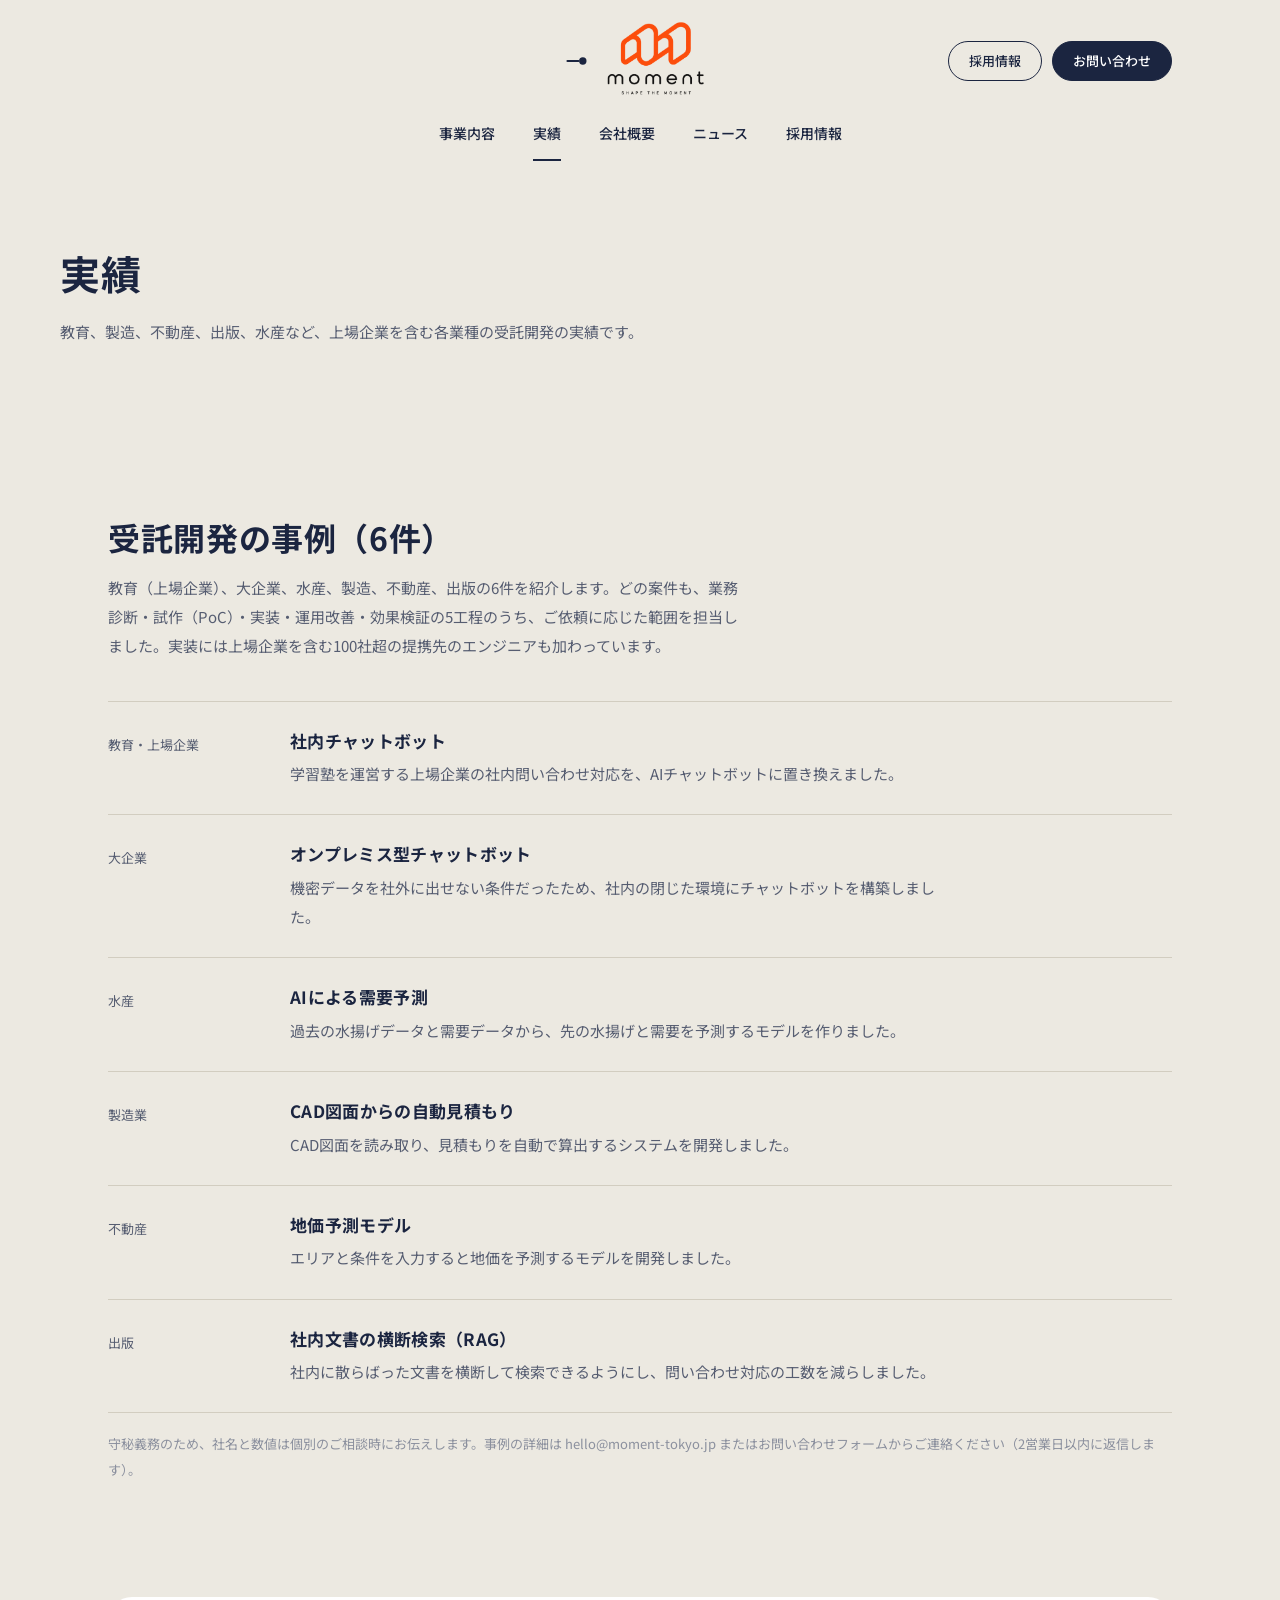
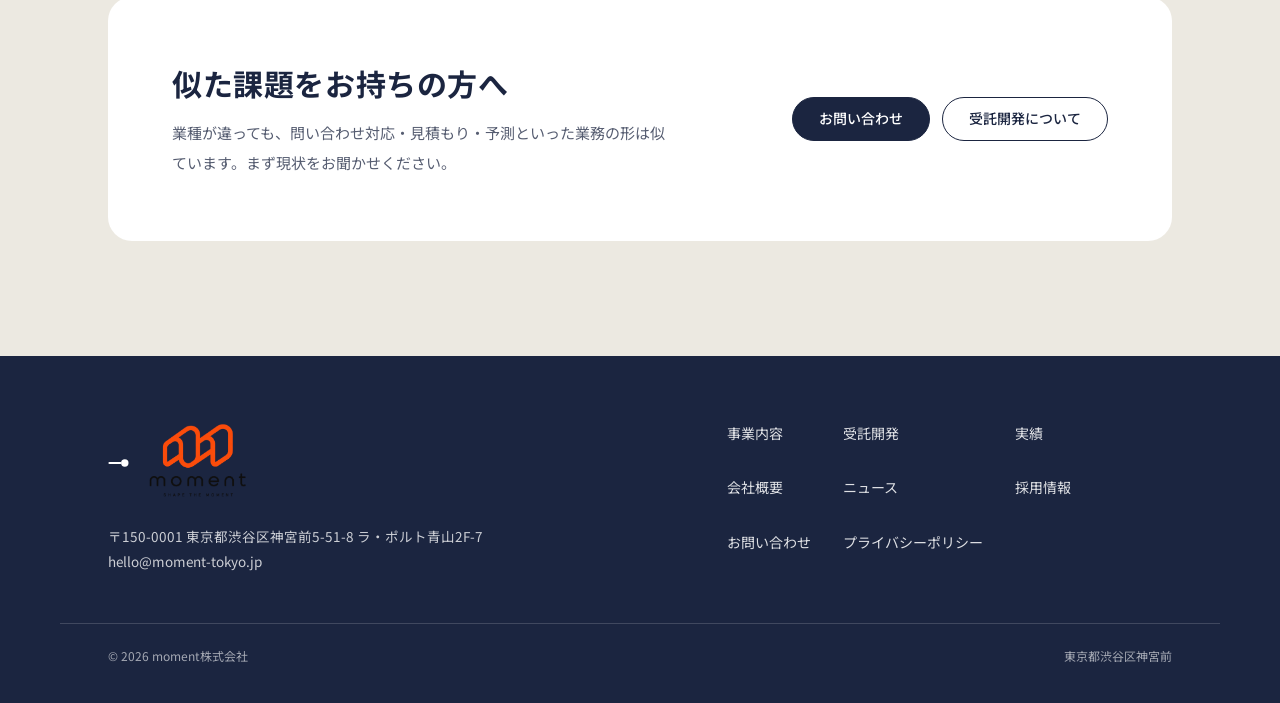
<file: works.html>
<!DOCTYPE html>
<html lang="ja">
<head>
<!-- Google tag (gtag.js) -->
<script async src="https://www.googletagmanager.com/gtag/js?id=G-D9J7B8Z6LR"></script>
<script>
  window.dataLayer = window.dataLayer || [];
  function gtag(){dataLayer.push(arguments);}
  gtag('js', new Date());

  gtag('config', 'G-D9J7B8Z6LR');
</script>
<meta charset="UTF-8">
<meta name="viewport" content="width=device-width, initial-scale=1">
<title>実績｜moment株式会社</title>
<meta name="description" content="moment株式会社の受託開発の実績。教育・製造・不動産・出版・水産などの業種で、チャットボット、需要予測、自動見積もり、社内文書検索などを開発しました。">
<link rel="canonical" href="https://moment-tokyo.jp/works.html">
<meta property="og:type" content="website">
<meta property="og:site_name" content="moment株式会社">
<meta property="og:title" content="実績｜moment株式会社">
<meta property="og:description" content="moment株式会社の受託開発の実績。教育・製造・不動産・出版・水産などの業種で、チャットボット、需要予測、自動見積もり、社内文書検索などを開発しました。">
<meta property="og:url" content="https://moment-tokyo.jp/works.html">
<meta property="og:image" content="https://moment-tokyo.jp/assets/img/ogp.png">
<meta name="twitter:card" content="summary_large_image">
<link rel="icon" href='data:image/svg+xml,<svg xmlns="http://www.w3.org/2000/svg" viewBox="0 0 32 32"><rect width="32" height="32" rx="6" fill="%23ECE9E1"/><path d="M6 16h13" stroke="%231B2540" stroke-width="3" stroke-linecap="round"/><circle cx="23.5" cy="16" r="4.5" fill="%231B2540"/></svg>'>
<link rel="preconnect" href="https://fonts.googleapis.com">
<link rel="preconnect" href="https://fonts.gstatic.com" crossorigin>
<link rel="preload" as="style" href="https://fonts.googleapis.com/css2?family=Noto+Sans+JP:wght@400;500;700&family=Zen+Old+Mincho&display=swap">
<link rel="stylesheet" href="https://fonts.googleapis.com/css2?family=Noto+Sans+JP:wght@400;500;700&family=Zen+Old+Mincho&display=swap">
<link rel="stylesheet" href="assets/style.css">
<script>document.documentElement.className+=" js";</script>

<script type="application/ld+json">{"@context": "https://schema.org", "@graph": [{"@type": "Organization", "@id": "https://moment-tokyo.jp/#organization", "name": "moment株式会社", "alternateName": "moment", "url": "https://moment-tokyo.jp/", "logo": "https://moment-tokyo.jp/moment-logo-transparent.webp", "image": "https://moment-tokyo.jp/assets/img/ogp.png", "email": "hello@moment-tokyo.jp", "foundingDate": "2026-05", "founder": {"@type": "Person", "name": "佐々木 雄光", "jobTitle": "代表取締役"}, "numberOfEmployees": {"@type": "QuantitativeValue", "value": 48}, "address": {"@type": "PostalAddress", "postalCode": "150-0001", "addressCountry": "JP", "addressRegion": "東京都", "addressLocality": "渋谷区", "streetAddress": "神宮前5-51-8 ラ・ポルト青山2F-7"}, "description": "東京・渋谷区神宮前の会社。AIを使った受託開発、ITエンジニア・コンサルタントの案件マッチング（SES）、法人営業代行、経営者向けAI研修（COMPASS AI）の4つの事業を行う。", "knowsAbout": ["AI受託開発", "生成AI", "SES", "ITコンサルタント紹介", "法人営業代行", "AI研修"], "contactPoint": {"@type": "ContactPoint", "contactType": "customer support", "email": "hello@moment-tokyo.jp", "url": "https://moment-tokyo.jp/contact.html", "availableLanguage": "ja"}}, {"@type": "WebPage", "@id": "https://moment-tokyo.jp/works.html#webpage", "url": "https://moment-tokyo.jp/works.html", "name": "実績｜moment株式会社", "inLanguage": "ja", "isPartOf": {"@id": "https://moment-tokyo.jp/#website"}, "about": {"@id": "https://moment-tokyo.jp/#organization"}, "breadcrumb": {"@type": "BreadcrumbList", "itemListElement": [{"@type": "ListItem", "position": 1, "name": "トップ", "item": "https://moment-tokyo.jp/"}, {"@type": "ListItem", "position": 2, "name": "実績", "item": "https://moment-tokyo.jp/works.html"}]}}]}</script>
<link rel="stylesheet" href="/moment-brand.css?v=20261013-alpha"></head>
<body class="">
<div class="ornament ornament--l" aria-hidden="true"></div>
<div class="ornament ornament--r" aria-hidden="true"></div>
<header class="site-header">
  <div class="header-inner">
    <a class="brand" href="index.html" aria-label="moment株式会社 トップページ">
      <svg viewBox="0 0 22 22" aria-hidden="true"><path d="M1.5 11h11" stroke="currentColor" stroke-width="2.2" stroke-linecap="round"/><circle cx="16.8" cy="11" r="3.7" fill="currentColor"/></svg>
      <img src="/moment-logo-transparent.webp" width="554" height="410" alt="moment">
    </a>
    <div class="header-actions">
      <a class="btn btn--ghost" href="careers.html">採用情報</a>
      <a class="btn btn--solid" href="contact.html">お問い合わせ</a>
      <button class="menu-btn" type="button" aria-expanded="false" aria-label="メニューを開く" aria-controls="site-nav"><span></span></button>
    </div>
    <nav class="site-nav" id="site-nav" aria-label="サイト内">
      <a href="services.html">事業内容</a>
      <a href="works.html">実績</a>
      <a href="about.html">会社概要</a>
      <a href="news.html">ニュース</a>
      <a href="careers.html">採用情報</a>
    </nav>
  </div>
</header>

<div class="container page-head">
  <h1>実績</h1>
  <p>教育、製造、不動産、出版、水産など、上場企業を含む各業種の受託開発の実績です。</p>
</div>

<section class="section">
  <div class="container">
    <h2 class="section-title">受託開発の事例（6件）</h2>
    <p class="section-lead">教育（上場企業）、大企業、水産、製造、不動産、出版の6件を紹介します。どの案件も、業務診断・試作（PoC）・実装・運用改善・効果検証の5工程のうち、ご依頼に応じた範囲を担当しました。実装には上場企業を含む100社超の提携先のエンジニアも加わっています。</p>
    <ul class="works">
      <!--
      各案件に「期間」「使った技術」「結果」を足すと信頼度が上がる。書けるものから <dl> を有効にする。
      -->
      <li>
        <span class="industry">教育・上場企業</span>
        <div>
          <h3>社内チャットボット</h3>
          <p>学習塾を運営する上場企業の社内問い合わせ対応を、AIチャットボットに置き換えました。</p>
          <!-- <dl><div><dt>期間</dt><dd>3ヶ月</dd></div><div><dt>技術</dt><dd>…</dd></div><div><dt>結果</dt><dd>問い合わせ対応時間 ○h → ○h</dd></div></dl> -->
        </div>
      </li>
      <li>
        <span class="industry">大企業</span>
        <div>
          <h3>オンプレミス型チャットボット</h3>
          <p>機密データを社外に出せない条件だったため、社内の閉じた環境にチャットボットを構築しました。</p>
        </div>
      </li>
      <li>
        <span class="industry">水産</span>
        <div>
          <h3>AIによる需要予測</h3>
          <p>過去の水揚げデータと需要データから、先の水揚げと需要を予測するモデルを作りました。</p>
        </div>
      </li>
      <li>
        <span class="industry">製造業</span>
        <div>
          <h3>CAD図面からの自動見積もり</h3>
          <p>CAD図面を読み取り、見積もりを自動で算出するシステムを開発しました。</p>
        </div>
      </li>
      <li>
        <span class="industry">不動産</span>
        <div>
          <h3>地価予測モデル</h3>
          <p>エリアと条件を入力すると地価を予測するモデルを開発しました。</p>
        </div>
      </li>
      <li>
        <span class="industry">出版</span>
        <div>
          <h3>社内文書の横断検索（RAG）</h3>
          <p>社内に散らばった文書を横断して検索できるようにし、問い合わせ対応の工数を減らしました。</p>
        </div>
      </li>
    </ul>
    <p class="works-note">守秘義務のため、社名と数値は個別のご相談時にお伝えします。事例の詳細は hello@moment-tokyo.jp またはお問い合わせフォームからご連絡ください（2営業日以内に返信します）。</p>
  </div>
</section>

<section class="section">
  <div class="container">
    <div class="contact-card">
      <div>
        <h2>似た課題をお持ちの方へ</h2>
        <p>業種が違っても、問い合わせ対応・見積もり・予測といった業務の形は似ています。まず現状をお聞かせください。</p>
      </div>
      <div class="btn-row">
        <a class="btn btn--solid" href="contact.html">お問い合わせ</a>
        <a class="btn" href="development.html">受託開発について</a>
      </div>
    </div>
  </div>
</section>
<footer class="site-footer">
  <div class="container footer-inner">
    <div>
      <a class="brand" href="index.html">
        <svg viewBox="0 0 22 22" aria-hidden="true"><path d="M1.5 11h11" stroke="currentColor" stroke-width="2.2" stroke-linecap="round"/><circle cx="16.8" cy="11" r="3.7" fill="currentColor"/></svg>
        <img src="/moment-logo-transparent.webp" width="554" height="410" alt="moment">
      </a>
      <p class="footer-addr">〒150-0001 東京都渋谷区神宮前5-51-8 ラ・ポルト青山2F-7<br><a href="mailto:hello@moment-tokyo.jp">hello@moment-tokyo.jp</a></p>
    </div>
    <nav class="footer-nav" aria-label="フッター">
      <a href="services.html">事業内容</a>
      <a href="development.html">受託開発</a>
      <a href="works.html">実績</a>
      <a href="about.html">会社概要</a>
      <a href="news.html">ニュース</a>
      <a href="careers.html">採用情報</a>
      <a href="contact.html">お問い合わせ</a>
      <a href="privacy.html">プライバシーポリシー</a>
    </nav>
  </div>
  <div class="container footer-bottom">
    <span>© 2026 moment株式会社</span>
    <span>東京都渋谷区神宮前</span>
  </div>
</footer>
<script src="assets/site.js" defer></script>
</body>
</html>
</file>
<file: moment-redesign.css>
:root{--ink:#191919;--paper:#fbfaf7;--orange:#f45124;--line:#deddd7;--muted:#65645f}*{box-sizing:border-box}html{scroll-behavior:smooth;scroll-padding-top:115px}body{margin:0;color:var(--ink);background:var(--paper);font-family:'Helvetica Neue',Arial,'Hiragino Kaku Gothic ProN','Yu Gothic',Meiryo,sans-serif;-webkit-font-smoothing:antialiased}a{color:inherit;text-decoration:none}button{font:inherit}img{display:block;max-width:100%;height:auto}figure,p,h1,h2,h3,h4,h5{margin:0}a,button,summary{-webkit-tap-highlight-color:transparent}a:focus-visible,button:focus-visible,summary:focus-visible{outline:3px solid var(--orange);outline-offset:6px}.wrap{width:min(1180px,calc(100% - 112px));margin:auto}.section{padding:130px 0}.eyebrow{font-size:12px;font-weight:700;letter-spacing:.12em;line-height:1.7}.eyebrow span{color:var(--orange);margin-right:20px}h1,h2,h3,h4,h5{font-weight:700}h2{font-size:clamp(36px,4.3vw,60px);line-height:1.55;letter-spacing:.015em}.section-head h2{margin-top:28px}p{line-height:1.95}.skip{position:fixed;top:-80px;left:20px;padding:15px;background:white;z-index:100}.skip:focus{top:10px}.header{position:absolute;top:24px;left:28px;right:28px;min-height:88px;display:flex;align-items:center;justify-content:space-between;padding:10px 28px;background:#fff;border-radius:8px;z-index:20}.brand{width:136px;height:64px;display:flex;align-items:center}.brand img{width:118px;height:70px;object-fit:contain}.header nav{display:flex;align-items:center;gap:34px;font-size:12px;font-weight:700}.header nav a{padding:12px 0}.header .nav-contact{padding:17px 20px;background:var(--ink);color:white}.nav-contact span{margin-left:28px}.menu{display:none}.hero{min-height:850px;position:relative;overflow:hidden;padding:205px 6% 95px;isolation:isolate}.hero-copy{width:58%;position:relative;z-index:2}.hero .eyebrow{color:var(--orange)}h1{font-size:clamp(48px,5.35vw,82px);line-height:1.48;letter-spacing:-.045em;margin:26px 0 26px}h1 em{font-style:normal;color:var(--orange)}.hero-description{font-size:16px;font-weight:600;line-height:2.15}.round-link{display:inline-flex;align-items:center;gap:24px;font-size:13px;font-weight:700;margin-top:35px}.round-link b{display:grid;place-items:center;border:1px solid currentColor;border-radius:50%;width:54px;height:54px;font-size:22px;font-weight:400;transition:background .2s,color .2s}.round-link:hover b{background:var(--ink);color:white}.hero-photo{position:absolute;right:0;top:160px;width:43%;height:580px;z-index:0}.hero-photo img{width:100%;height:100%;object-fit:cover;object-position:52% center;border-radius:100px 0 0 0}.hero-photo figcaption{position:absolute;bottom:18px;right:24px;color:white;font-size:10px;letter-spacing:.15em;text-shadow:0 1px 5px #222}.hero-bottom{position:absolute;bottom:36px;left:6%;right:4%;display:flex;justify-content:space-between;font-size:10px;font-weight:700;letter-spacing:.1em}.hero-line{position:absolute;width:210px;height:28px;background:var(--orange);transform:rotate(-38deg);right:35%;bottom:115px;z-index:1}.intro{background:white}.intro-grid{display:grid;grid-template-columns:1fr 1fr;gap:100px;margin-top:75px}.large-copy{font-size:28px;line-height:1.9;font-weight:700}.body-copy p+p{margin-top:22px}.body-copy p{font-size:15px}.text-link{display:inline-flex;align-items:center;justify-content:space-between;gap:24px;font-size:13px;font-weight:700;padding:18px 0 12px;border-bottom:1px solid var(--ink);margin-top:20px;transition:color .2s}.text-link:hover{color:var(--orange)}.statement{overflow:hidden;white-space:nowrap;font-size:clamp(70px,13vw,210px);font-weight:800;letter-spacing:-.065em;line-height:1.3;padding:38px 0 50px;margin-left:-8px;color:var(--orange);border-bottom:1px solid var(--line)}.statement span{color:var(--ink)}.split-head{display:flex;align-items:flex-end;justify-content:space-between;gap:50px}.split-head>p{font-size:15px;line-height:2.1;padding-bottom:12px}.service-index{display:flex;flex-wrap:wrap;gap:12px 32px;margin:64px 0 30px;padding:22px 0;border-top:1px solid var(--line);font-size:11px;font-weight:700}.service-index a:hover{color:var(--orange)}.service{display:grid;grid-template-columns:31% 1fr;gap:45px;padding:58px 0 64px;border-top:1px solid var(--ink);scroll-margin-top:30px}.service-id>span{font-size:65px;line-height:1;letter-spacing:-.065em;font-weight:500;color:var(--orange)}.service-id p{font-size:10px;font-weight:700;letter-spacing:.08em;margin-top:21px;max-width:210px}.service-main h3{font-size:32px;line-height:1.5;margin-bottom:24px}.service-main h4{font-size:18px;line-height:1.7;margin-bottom:13px}.service-main>p{font-size:14px;max-width:670px}.service-detail{margin-top:22px;border-bottom:1px solid var(--line)}summary{cursor:pointer;list-style:none}summary::-webkit-details-marker{display:none}.service-detail summary,.roles summary{display:flex;align-items:center;justify-content:space-between;padding:18px 0;font-size:12px;font-weight:700;gap:20px}.service-detail summary span,.roles summary span{font-size:20px;font-weight:400;transition:transform .2s}details[open]>summary>span:last-child{transform:rotate(45deg)}.service-detail ul{list-style:none;padding:0 0 22px;margin:0;display:grid;grid-template-columns:repeat(3,1fr);gap:24px}.service-detail h5{font-size:13px;line-height:1.7;margin-bottom:8px}.service-detail li p{font-size:12px;color:var(--muted)}.approach{background:var(--ink);color:var(--paper)}.approach .section-head{display:grid;grid-template-columns:31% 1fr;gap:45px}.approach .section-head h2{margin:0}.approach-grid{display:grid;grid-template-columns:repeat(3,1fr);gap:56px;margin-top:76px}.approach-grid article{border-top:1px solid #50504c;padding-top:24px}.approach-grid article>span{font-size:12px;color:var(--orange)}.approach-grid h3{font-size:21px;line-height:1.6;margin:26px 0 20px}.approach-grid p{font-size:13px;color:#c9c8c2}.regional{background:white}.regional-copy{max-width:550px;margin:48px 0 50px auto;font-size:14px}.partners{display:grid;grid-template-columns:1fr 1fr;gap:70px}.partners article{border-top:1px solid var(--line);padding-top:25px}.partners article>span{font-size:10px;letter-spacing:.1em;color:var(--muted)}.partners img{width:240px;height:125px;object-fit:contain;object-position:left center;margin:30px 0}.partners h3{font-size:20px}.partners p{font-size:13px;margin-top:14px}.recruit{display:grid;grid-template-columns:1fr 1fr;align-items:stretch;background:#eeece5}.recruit figure{min-height:760px}.recruit figure img{width:100%;height:100%;object-fit:cover;object-position:center}.recruit-copy{padding:80px clamp(35px,5vw,90px)}.recruit h2{font-size:clamp(34px,3.3vw,48px);margin:22px 0 25px}.recruit-copy>p:not(.eyebrow):not(.small){font-size:14px}.roles{margin-top:25px}.roles details{border-bottom:1px solid #cfcdc6}.roles summary{font-size:14px}.roles details p{font-size:13px;padding:0 0 20px}.small{font-size:11px;margin-top:15px;color:var(--muted)}.company-grid{display:grid;grid-template-columns:1fr 1.3fr;gap:80px}.company-note{font-size:19px;font-weight:600;margin-top:35px}.company dl{margin:0}.company dl>div{display:grid;grid-template-columns:100px 1fr;gap:20px;padding:25px 0;border-top:1px solid var(--line);font-size:14px;line-height:2}.company dl>div:last-child{border-bottom:1px solid var(--line)}dt{font-size:12px;color:var(--muted)}dd{margin:0;overflow-wrap:anywhere}.representative{padding:0 0 100px}.representative summary{border-top:1px solid var(--ink);border-bottom:1px solid var(--line);display:flex;align-items:center;gap:40px;padding:30px 0}.representative h2{font-size:28px}.representative .plus{margin-left:auto;font-size:28px}.letter{max-width:780px;margin:65px auto 0}.letter h3{font-size:25px;margin-bottom:30px}.letter p{font-size:15px;margin-top:24px}.signature{text-align:right}.signature strong{display:block;margin-top:10px;font-size:21px}.contact{background:var(--orange);color:var(--ink)}.contact .eyebrow{letter-spacing:-.055em;font-size:clamp(70px,13vw,175px);font-weight:700;line-height:1;margin-bottom:45px}.contact h2{font-size:clamp(48px,5.5vw,76px);line-height:1.45}.contact-bottom{display:flex;justify-content:space-between;align-items:flex-end;gap:45px;margin-top:44px}.contact-bottom>p{font-size:14px}.contact-link{display:flex;align-items:center;gap:55px;border-bottom:1px solid var(--ink);padding-bottom:22px;font-size:20px;font-weight:700}.contact-link small{display:block;font-size:13px;font-weight:400;margin-top:13px}.contact-link b{font-size:44px;font-weight:400}footer{background:white;padding:58px 0 24px}.footer-top{display:flex;align-items:center;gap:40px}.footer-top img{width:125px;height:80px;object-fit:contain}.footer-top p{font-size:13px;font-weight:600}.back-top{margin-left:auto;font-size:10px;letter-spacing:.1em}footer nav{display:flex;gap:30px;flex-wrap:wrap;margin-top:40px;font-size:11px}.footer-bottom{display:flex;justify-content:space-between;border-top:1px solid var(--line);margin-top:45px;padding-top:22px}.footer-bottom small{font-size:10px;color:var(--muted)}
@media(min-width:1600px){.hero{max-width:1800px;margin:auto}.hero-photo{width:46%}}
@media(max-width:1050px){.wrap{width:calc(100% - 72px)}.header nav{gap:22px}.header{left:18px;right:18px;padding:8px 22px}.hero{padding-top:200px;min-height:800px}.hero-photo{height:520px;top:180px;width:42%}h1{font-size:5.5vw}.intro-grid{gap:60px}.service{grid-template-columns:25% 1fr;gap:30px}.service-main h3{font-size:29px}.approach-grid{gap:30px}.recruit-copy{padding:60px 35px}.company-grid{gap:45px}.contact-link{gap:25px}.hero-line{right:32%;bottom:100px}}
@media(max-width:760px){html{scroll-padding-top:30px}.wrap{width:calc(100% - 44px)}.section{padding:80px 0}.header{top:14px;left:14px;right:14px;min-height:70px;padding:0 20px}.brand{height:66px;width:110px}.brand img{width:104px;height:63px}.menu{display:flex;flex-direction:column;gap:7px;background:none;border:0;width:42px;height:42px;justify-content:center;align-items:center}.menu span{width:25px;height:1px;background:var(--ink)}.header nav{display:none;position:absolute;top:calc(100% - 1px);left:0;right:0;background:white;padding:20px 24px 28px;border-radius:0 0 8px 8px}.header nav.open{display:flex;align-items:stretch;flex-direction:column;gap:9px;box-shadow:0 20px 25px #00000012}.header nav a{padding:14px 0}.header .nav-contact{padding:16px}.menu[aria-expanded=true] span:first-child{transform:translateY(4px) rotate(45deg)}.menu[aria-expanded=true] span:last-child{transform:translateY(-4px) rotate(-45deg)}.hero{padding:134px 22px 65px;min-height:0}.hero-copy{width:100%}.hero .eyebrow{font-size:10px}h1{font-size:clamp(36px,9.4vw,65px);letter-spacing:-.055em;line-height:1.5;margin:23px 0}.hero-description{font-size:13px;line-height:2}.round-link{font-size:12px;gap:22px;margin-top:24px}.round-link b{width:45px;height:45px}.hero-photo{position:relative;top:auto;right:auto;width:calc(100% + 22px);height:320px;margin-top:36px}.hero-photo img{border-radius:60px 0 0 0;object-position:center}.hero-bottom{left:22px;right:22px;bottom:22px;font-size:8px}.hero-line{width:125px;height:17px;right:10px;bottom:63px;transform:rotate(-38deg)}h2{font-size:32px;line-height:1.6}.section-head h2{margin-top:23px}.eyebrow{font-size:10px}.intro-grid{grid-template-columns:1fr;gap:28px;margin-top:38px}.large-copy{font-size:23px}.body-copy p{font-size:13px}.statement{font-size:70px;padding:22px 0 30px}.split-head{display:block}.split-head>p{font-size:13px;margin-top:25px;padding:0}.service-index{display:grid;grid-template-columns:1fr 1fr;gap:19px 12px;margin-top:40px;font-size:10px;line-height:1.5}.service{grid-template-columns:1fr;gap:22px;padding:35px 0 42px}.service-id{display:flex;align-items:center;gap:20px}.service-id>span{font-size:37px}.service-id p{margin:0;font-size:8px;max-width:none}.service-main h3{font-size:25px;margin-bottom:20px}.service-main h4{font-size:16px}.service-main>p{font-size:13px}.service-detail ul{grid-template-columns:1fr;gap:22px}.service-detail li{padding-top:12px;border-top:1px solid var(--line)}.text-link{font-size:12px;line-height:1.6}.approach .section-head{display:block}.approach .section-head h2{margin-top:25px}.approach-grid{grid-template-columns:1fr;gap:35px;margin-top:45px}.approach-grid h3{font-size:20px;margin:15px 0}.regional-copy{margin:30px 0;font-size:13px}.partners{grid-template-columns:1fr;gap:40px}.partners img{height:90px;width:200px;margin:22px 0}.partners h3{font-size:18px}.recruit{grid-template-columns:1fr}.recruit figure{height:340px;min-height:0}.recruit figure img{object-position:center 40%}.recruit-copy{padding:55px 22px 65px}.recruit h2{font-size:33px}.company-grid{grid-template-columns:1fr;gap:40px}.company-note{font-size:17px;margin-top:20px}.company dl>div{grid-template-columns:75px 1fr;gap:15px;font-size:13px;padding:21px 0}.representative{padding-bottom:70px}.representative summary{gap:20px;padding:24px 0}.representative h2{font-size:23px}.representative .plus{font-size:22px}.letter{margin-top:35px}.letter h3{font-size:22px}.letter p{font-size:13px}.contact .eyebrow{font-size:17vw;margin-bottom:30px}.contact h2{font-size:43px}.contact-bottom{display:block;margin-top:30px}.contact-bottom>p{font-size:12px}.contact-link{justify-content:space-between;font-size:18px;margin-top:35px;padding-bottom:18px}.contact-link small{font-size:12px}footer{padding-top:35px}.footer-top{gap:15px;flex-wrap:wrap}.footer-top img{width:95px;height:65px}.footer-top p{font-size:10px}.back-top{font-size:8px}footer nav{gap:20px 25px;font-size:10px;margin-top:30px}.footer-bottom{margin-top:30px}.footer-bottom small{font-size:8px}}
@media(prefers-reduced-motion:reduce){html{scroll-behavior:auto}*{transition:none!important}}
.partners img{width:280px;height:68px;object-fit:contain;object-position:left center;margin:42px 0}.partners img[alt="HiroshimAI"],.partners img[alt="AIchiAI"]{object-fit:cover;object-position:center}
@media(max-width:760px){.partners img{width:250px;height:60px;margin:30px 0}}

.partner-logo{width:280px;height:68px;margin:42px 0;overflow:hidden}.partners .partner-logo img{width:100%;height:100%;margin:0;object-fit:cover;object-position:center}.partner-logo img[alt="AIchiAI"]{transform:scale(1.2)}@media(max-width:760px){.partner-logo{width:250px;height:60px;margin:30px 0}}

.about-promises{display:grid;grid-template-columns:1fr 1fr;gap:70px;margin-top:65px}.about-promises>div{border-top:2px solid var(--orange);padding-top:23px}.about-promises span{font-size:10px;letter-spacing:.1em;color:var(--orange);font-weight:700}.about-promises h3{font-size:23px;margin:18px 0 12px}.about-promises p{font-size:13px;color:var(--muted)}
.representative{padding-bottom:0}.representative>.wrap{width:100%}.representative> .wrap>details>summary{width:min(1180px,calc(100% - 112px));margin:auto}.letter{max-width:none;margin:0}.message-cover{margin-top:40px;min-height:450px;display:flex;align-items:center;background:linear-gradient(90deg,rgba(20,21,23,.88),rgba(20,21,23,.57)),url('/moment-work.jpg') center 52%/cover;color:white;padding:70px max(56px,calc((100vw - 1180px)/2))}.message-cover .eyebrow{color:#ffa68b;font-size:11px;margin:0 0 26px}.message-cover h3{font-size:clamp(30px,4vw,54px);line-height:1.65;margin:0 0 30px}.message-cover p{font-size:13px;margin:0;line-height:1.9}.message-chapter{padding:80px 0;background:white}.message-chapter:nth-child(odd){background:#f2f0e9}.message-chapter-inner{width:min(1100px,calc(100% - 112px));margin:auto;display:grid;grid-template-columns:260px 1fr;gap:75px}.message-chapter header{position:sticky;top:40px;align-self:start}.message-chapter header span{font-size:66px;line-height:1;color:var(--orange);letter-spacing:-.06em;font-weight:500}.message-chapter h4{font-size:23px;line-height:1.7;margin:22px 0}.chapter-body{max-width:700px}.chapter-body p{font-size:15px;line-height:2.1;margin:0 0 26px}.chapter-body p:last-child{margin-bottom:0}.chapter-body .message-emphasis{font-size:21px;font-weight:700;border-left:3px solid var(--orange);padding:12px 0 12px 24px;margin:35px 0;line-height:1.9}.chapter-6{background:var(--ink)!important;color:var(--paper)}.chapter-6 header span{color:#ff865f}.chapter-6 .signature{border-top:1px solid #4b4b48;padding-top:30px;margin-top:42px}.chapter-6 .signature strong{display:inline-block;margin:8px 0 0 8px}.chapter-6 .message-emphasis{color:#ffb49d}
@media(max-width:1050px){.message-chapter-inner{gap:40px;grid-template-columns:220px 1fr}}
@media(max-width:760px){.about-promises{grid-template-columns:1fr;gap:30px;margin-top:40px}.about-promises h3{font-size:20px}.about-promises p{font-size:12px}.representative>.wrap>details>summary{width:calc(100% - 44px)}.message-cover{margin-top:24px;min-height:360px;padding:48px 22px}.message-cover h3{font-size:30px;line-height:1.7}.message-cover p{font-size:12px}.message-chapter{padding:48px 0}.message-chapter-inner{width:calc(100% - 44px);display:block}.message-chapter header{position:static;display:flex;align-items:center;gap:22px;border-bottom:1px solid #d9d7d0;padding-bottom:22px;margin-bottom:30px}.message-chapter header span{font-size:42px}.message-chapter h4{font-size:18px;margin:0;line-height:1.6}.chapter-body p{font-size:14px;line-height:2.05;margin-bottom:25px}.chapter-body .message-emphasis{font-size:18px;padding-left:18px;margin:30px 0}.chapter-6 header{border-color:#4b4b48}}
/* Keep primary navigation available while reading every section. */
.header{position:fixed;box-shadow:0 4px 24px #0000000d}html{scroll-padding-top:140px}.message-chapter header{top:140px}
@media(max-width:760px){html{scroll-padding-top:104px}.header nav.open{max-height:calc(100dvh - 110px);overflow-y:auto}.message-chapter header{position:static}}

@media(max-width:760px){.hero-line{display:none}}
.statement{margin-left:0;padding:38px 22px 50px;text-align:center;font-size:clamp(24px,9.5vw,152px);letter-spacing:-.055em;overflow:visible;line-height:1.3}
@media(max-width:760px){.statement{font-size:9.2vw;padding:26px 16px 32px}}
</file>
<file: moment-shape.css>
:root{--orange:#f45124}.header{border-radius:3px;border:1px solid #e7e5df;backdrop-filter:blur(15px);background:#ffffffed;min-height:80px}.header nav{gap:24px}.brand img{width:108px;height:62px}.shape-hero{padding:170px 5% 0;position:relative;overflow:hidden}.hero-words{display:grid;grid-template-columns:1.2fr 1fr;column-gap:50px;align-items:end}.hero-words>.eyebrow{grid-column:1/-1;font-size:11px;letter-spacing:.16em;color:var(--orange);margin-bottom:20px}.hero-words h1{font-family:Arial,Helvetica,sans-serif;font-size:clamp(68px,7.8vw,132px);letter-spacing:-.07em;line-height:.99;margin:0}.hero-words h1>span,.hero-words h1 em{display:block}.hero-words h1 em{font-style:normal;color:var(--ink)}.hero-words .accent-dot{color:var(--orange)}.hero-intent{padding:0 0 8px 9%}.hero-intent h2{font-size:clamp(28px,3vw,43px);line-height:1.55}.hero-intent>p{font-size:13px;margin-top:20px;line-height:1.9}.pill-link{display:inline-flex;align-items:center;justify-content:space-between;min-width:235px;gap:40px;border:1px solid var(--ink);padding:18px 24px;margin-top:25px;font-size:12px;font-weight:700;transition:background .2s,color .2s}.pill-link:hover{background:var(--ink);color:white}.city-scene{position:relative;margin-top:55px;overflow:hidden;aspect-ratio:1672/941}.city-scene img{width:100%;height:100%;object-fit:cover;object-position:center 63%}.city-scene figcaption{position:absolute;right:22px;bottom:16px;font-size:9px;letter-spacing:.12em;color:white}.hero-scroll{display:flex;justify-content:space-between;border-bottom:1px solid var(--line);padding:20px 0;font-size:9px;letter-spacing:.15em}.intro{margin-top:0}.section-head h2{letter-spacing:-.025em}.statement{font-size:clamp(24px,9vw,145px);letter-spacing:-.065em;padding:35px 20px;line-height:1.2}.shape-services{background:#efeee8}.shape-services .service-index{gap:20px;justify-content:space-between;position:relative}.offering{display:grid;grid-template-columns:.95fr 1.05fr;margin-top:70px;scroll-margin-top:145px;background:white}.offering-visual{position:relative;min-height:530px;overflow:hidden;background:#151719}.offering-visual>img{width:100%;height:100%;object-fit:cover}.offering:nth-of-type(3) .offering-visual img{object-position:72% center}.offering-number{position:absolute;top:24px;left:26px;color:white;mix-blend-mode:difference;font:400 55px/1 Arial;letter-spacing:-.06em}.offering-copy{padding:48px clamp(25px,4vw,65px)}.offering-copy>.eyebrow{color:var(--orange);font-size:10px}.offering-copy h3{font-size:clamp(28px,3vw,42px);letter-spacing:-.025em;line-height:1.4;margin:12px 0 20px}.offering-copy h4{font-size:17px;line-height:1.7;margin-bottom:13px}.offering-copy>p{font-size:13px}.offering-copy ul{list-style:none;padding:0;margin:22px 0}.offering-copy li{border-top:1px solid var(--line);padding:11px 0;font-size:12px;line-height:1.7}.offering-copy li:before{content:'↗';color:var(--orange);padding-right:12px}.offering-price{background:var(--paper);padding:20px 24px;border-left:2px solid var(--orange)}.price-label{display:block;font-size:10px;margin-bottom:12px;color:var(--muted)}.offering-price>strong{font-size:37px;line-height:1.2;letter-spacing:-.03em}.offering-price>strong span{font-size:16px;margin-left:7px}.offering-price>p{font-size:11px;margin-top:12px}.offering-price>p b{font-size:16px}.plan-tags{display:flex;flex-wrap:wrap;gap:8px}.plan-tags span{font-size:11px;border:1px solid var(--line);padding:7px}.development-prices p{font-size:11px;display:flex;justify-content:space-between;gap:10px;align-items:center;line-height:2.1}.development-prices b{font-size:18px}.offering-copy .offering-note{font-size:10px;color:var(--muted);margin-top:14px;line-height:1.9}.offering-copy .text-link{margin-top:14px;font-size:11px;width:100%}.process-visual{height:100%;min-height:530px;display:flex;flex-direction:column;justify-content:center;align-items:center;color:#fbfaf7;padding:45px;background:repeating-linear-gradient(0deg,transparent,transparent 49px,#ffffff08 50px),repeating-linear-gradient(90deg,transparent,transparent 49px,#ffffff08 50px),#1a1b1c}.process-visual>span{font-size:9px;letter-spacing:.18em;color:#c4c1b7}.agent-core{border:1px solid #f45124;width:170px;height:170px;display:flex;align-items:center;justify-content:center;flex-direction:column;font-size:64px;line-height:1.2;margin:55px 0;box-shadow:16px 16px 0 #f451241c}.agent-core span{font-size:10px;letter-spacing:.3em;color:#f89475}.visual-nodes{display:flex;gap:12px}.visual-nodes span{border:1px solid #66635b;padding:12px 18px;font-size:10px}.code-mark{font:400 70px/1.2 monospace;letter-spacing:-.1em;margin:70px 0;color:#777}.code-mark b{font-family:Arial;color:var(--orange);font-size:100px}.related-business{padding-top:100px}.related-business>h2{font-size:36px;margin:22px 0}.related-business>p:not(.eyebrow){font-size:13px}.related-business .service-list{margin-top:45px}.related-business .service{padding:35px 0}.related-business .service-id>span{font-size:42px}.message-teaser{display:grid;grid-template-columns:1fr 1fr;background:#242424;color:white}.message-teaser-photo{min-height:510px;overflow:hidden}.message-teaser-photo img{height:100%;width:100%;object-fit:cover;object-position:70% center}.message-teaser-copy{padding:75px 65px}.message-teaser-copy .eyebrow{color:#ff9474;font-size:10px}.message-teaser-copy h2{font-size:43px;margin:24px 0;line-height:1.6}.message-teaser-copy>p:not(.eyebrow){font-size:13px}.message-teaser-copy .pill-link{border-color:#eee}.message-teaser-copy .pill-link:hover{background:#eee;color:#191919}.contact{background:#ee5128}.contact .eyebrow{font-size:clamp(65px,12vw,160px)}
/* Intro motion reveals content immediately and finishes without blocking interaction. */
@keyframes word-enter{from{opacity:.12;transform:translateY(28px)}to{opacity:1;transform:translateY(0)}}
@keyframes scene-reveal{from{clip-path:inset(0 100% 0 0)}to{clip-path:inset(0 0 0 0)}}
@keyframes image-settle{from{transform:scale(1.055)}to{transform:scale(1)}}
@media(prefers-reduced-motion:no-preference){.hero-words h1>span{animation:word-enter .85s cubic-bezier(.2,.7,.2,1) both}.hero-words h1 em{animation:word-enter .85s .13s cubic-bezier(.2,.7,.2,1) both}.hero-intent{animation:word-enter .85s .25s both}.city-scene{animation:scene-reveal 1.1s .15s cubic-bezier(.22,.7,.2,1) both}.city-scene img{animation:image-settle 1.9s ease-out both}.reveal.is-in{animation:word-enter .7s ease-out both}}
.message-page-hero{padding:190px 0 95px;background:linear-gradient(90deg,#fbfaf7f5 15%,#fbfaf7bd 65%,#fbfaf74d),url('/moment-city.jpg') center 65%/cover}.breadcrumb{display:block;font-size:10px;color:var(--muted);margin-bottom:45px}.message-page-hero .eyebrow{color:var(--orange)}.message-page-hero h1{font-size:clamp(42px,5.5vw,78px);letter-spacing:-.045em;line-height:1.5;margin:20px 0}.message-page-hero h1 span{color:var(--orange)}.message-page-hero .message-slogan{font:400 28px/1.5 Georgia,serif;font-style:italic;margin:20px 0}.message-page-hero p:last-child{font-size:12px}.message-toc{display:grid;grid-template-columns:1fr 1fr;gap:0 50px;width:min(1180px,calc(100% - 112px));margin:55px auto 65px}.message-toc a{padding:18px 0;border-bottom:1px solid var(--line);font-size:12px;line-height:1.8}.message-toc a:hover{color:var(--orange)}.message-page .message-chapter h2{font-size:23px;line-height:1.85;margin-top:24px}.message-page .message-chapter{scroll-margin-top:130px}.chapter-body strong{font-weight:700}.source-link{display:inline-block;font-size:11px;text-decoration:underline;text-underline-offset:4px;margin-left:10px}.message-signature{padding:65px 0 100px;text-align:right}.message-signature p{font-size:13px}.message-signature strong{font-size:24px;display:inline-block;margin-top:14px}.message-page .chapter-6{padding-bottom:90px}
@media(max-width:1100px){.header nav{gap:18px;font-size:11px}.header{padding-left:22px;padding-right:22px}.hero-intent{padding-left:0}.offering-copy{padding:35px 28px}.message-teaser-copy{padding:55px 35px}.message-teaser-copy h2{font-size:35px}}
@media(max-width:900px) and (min-width:761px){.header nav{gap:12px;font-size:10px}.brand{width:100px}.header .nav-contact{padding:14px}.nav-contact span{margin-left:8px}.offering{grid-template-columns:.8fr 1fr}}
@media(max-width:760px){.header{min-height:70px}.header nav{font-size:13px}.shape-hero{padding:126px 22px 0}.hero-words{display:block}.hero-words>.eyebrow{font-size:9px;margin-bottom:25px}.hero-words h1{font-size:clamp(62px,18vw,115px);line-height:1.02;letter-spacing:-.07em}.hero-intent{margin-top:30px;display:grid;grid-template-columns:1fr 1fr;gap:20px;align-items:center}.hero-intent h2{font-size:24px;line-height:1.6}.hero-intent>p{font-size:10px;margin:0}.hero-intent .pill-link{grid-column:1/-1;min-width:0;width:100%;margin-top:0;padding:16px 20px}.city-scene{margin-top:32px;aspect-ratio:1672/941;width:calc(100% + 44px);margin-left:-22px}.city-scene img{object-position:65% center}.city-scene figcaption{font-size:7px;right:15px;bottom:12px}.hero-scroll{padding:18px 0;font-size:8px}.statement{font-size:8.5vw;padding:28px 10px}.shape-services .service-index{display:grid;grid-template-columns:1fr 1fr;gap:17px 10px;font-size:10px}.offering{grid-template-columns:1fr;margin-top:40px;scroll-margin-top:105px}.offering-visual{min-height:0;height:230px}.offering-number{font-size:40px;top:18px;left:20px}.offering-copy{padding:30px 22px 35px}.offering-copy h3{font-size:30px}.offering-copy h4{font-size:16px}.offering-copy>p{font-size:13px}.offering-price{padding:20px}.process-visual{min-height:0;height:230px;padding:20px}.process-visual>span{font-size:8px}.agent-core{height:90px;width:90px;font-size:34px;margin:16px 0}.agent-core span{font-size:7px}.visual-nodes span{padding:6px 12px;font-size:8px}.code-mark{font-size:42px;margin:14px 0}.code-mark b{font-size:67px}.related-business{padding-top:65px}.related-business>h2{font-size:30px}.message-teaser{grid-template-columns:1fr}.message-teaser-photo{height:240px;min-height:0}.message-teaser-photo img{object-position:center 72%}.message-teaser-copy{padding:45px 22px 55px}.message-teaser-copy h2{font-size:34px}.message-teaser-copy .pill-link{width:100%;margin-top:30px}.message-page-hero{padding:135px 0 55px;background-position:65% center}.breadcrumb{margin-bottom:30px}.message-page-hero h1{font-size:43px}.message-page-hero .message-slogan{font-size:24px}.message-toc{width:calc(100% - 44px);grid-template-columns:1fr;margin:25px auto 40px}.message-toc a{font-size:11px;padding:14px 0}.message-page .message-chapter h2{font-size:18px;margin:0}.message-page .message-chapter{scroll-margin-top:105px}.message-signature{padding:40px 0 65px}.message-page .chapter-6{padding-bottom:45px}}

.message-teaser-photo{display:flex;align-items:center;background:#ececec}.message-teaser-photo img{height:auto;object-fit:contain}.offering-price>strong{font-size:clamp(24px,2.8vw,37px)}
@media(max-width:760px){.hero-intent{display:block}.hero-intent>p{margin-top:14px;font-size:11px}.hero-intent .pill-link{margin-top:22px}.hero-intent h2{font-size:24px}}
/* Brand city visual sits behind the opening headline. */
.shape-hero-background{isolation:isolate;min-height:max(740px,56.3vw);padding-top:220px;padding-bottom:34px;display:flex;flex-direction:column;justify-content:space-between;background:#e9e7e2}
.hero-background{position:absolute;inset:0;width:100%;height:100%;object-fit:cover;object-position:center;z-index:-2}
.shape-hero-background:before{content:"";position:absolute;inset:0;z-index:-1;background:linear-gradient(180deg,#fbfaf7 0,#fbfaf7 210px,#fbfaf7e8 255px,#fbfaf7a6 48%,#fbfaf712 76%,#0005 100%)}
.shape-hero-background .hero-words{align-items:center}.shape-hero-background .hero-words>.eyebrow{margin-bottom:32px}.shape-hero-background .hero-scroll{color:#fff;border-color:#ffffff6b;margin-top:170px}.shape-hero-background .hero-intent{padding-bottom:0}.shape-hero-background .pill-link{background:#ffffffc7}.shape-hero-background .pill-link:hover{background:#191919}
.offering-visual{min-height:0;align-self:start;aspect-ratio:3/2;position:sticky;top:140px}.offering-visual>img{display:block;object-position:center!important}.offering-number{mix-blend-mode:normal;color:white;text-shadow:0 1px 12px #0009}.offering-price>strong{font-size:clamp(22px,2.3vw,32px)}
@media(prefers-reduced-motion:no-preference){.hero-background{animation:image-settle 1.9s ease-out both}}
@media(max-width:760px){.shape-hero-background{padding-top:140px;min-height:790px;padding-bottom:22px}.shape-hero-background:before{background:linear-gradient(180deg,#fbfaf7 0,#fbfaf7 120px,#fbfaf7e8 220px,#fbfaf7b5 53%,#fbfaf730 76%,#0006 100%)}.shape-hero-background .hero-words>.eyebrow{margin-bottom:25px}.shape-hero-background .hero-scroll{margin-top:130px}.offering-visual{position:relative;top:auto;aspect-ratio:3/2;height:auto;min-height:0}.offering-visual>img{height:auto;aspect-ratio:3/2;object-fit:cover}.shape-hero-background .hero-intent{margin-top:25px}}

.shape-hero-background .hero-words{display:block}.shape-hero-background .hero-words h1{max-width:850px;font-size:clamp(78px,10.2vw,155px)}
@media(max-width:760px){.shape-hero-background .hero-words h1{font-size:clamp(62px,18vw,115px)}.shape-hero-background{min-height:720px}.shape-hero-background .hero-scroll{margin-top:200px}}

/* Display the supplied AIchiAI artwork in full without legacy zoom/cropping. */
.partners .partner-logo img[alt="AIchiAI"]{object-fit:cover;object-position:center;transform:scale(1.18);background:#fff}

.partners .partner-logo{width:330px;max-width:100%;height:100px;display:flex;align-items:center;justify-content:flex-start}.partners .partner-logo img[alt="HiroshimAI"]{width:280px;max-width:100%;height:68px;flex-shrink:0}.partners .partner-logo img[alt="AIchiAI"]{width:100%;height:100%;object-fit:contain;transform:none;flex-shrink:0}
</file>
<file: moment-motion.css>
/* Shared desktop and mobile motion; JS animates only while entering the viewport. */
.focus-line{display:block;overflow:hidden;padding:.1em 0;margin:-.1em 0}
.focus-line>span{display:block}
.offering-visual,.beyond-image{overflow:hidden}
.reveal.is-in{animation:none!important}
.moment-cutin{position:fixed;inset:0;z-index:1000;pointer-events:none;overflow:hidden}
.moment-cutin:before,.moment-cutin:after{content:"";position:absolute;inset:-10%;transform:translateX(-120%) skewX(-12deg);animation:moment-cut .85s cubic-bezier(.65,0,.25,1) both;background:#f45124}
.moment-cutin:after{background:#191919;animation-delay:.07s}
@keyframes moment-cut{0%{transform:translateX(-120%) skewX(-12deg)}45%{transform:translateX(0) skewX(-12deg)}100%{transform:translateX(120%) skewX(-12deg)}}
@media(prefers-reduced-motion:reduce){.moment-cutin{display:none!important}}
</file>
<file: moment-beyond.css>
.related-business .beyond-head{margin-bottom:64px}.related-business .beyond-head h2{font-size:clamp(34px,4.6vw,68px);line-height:1.35;margin:24px 0}.related-business .beyond-head>p:last-child{line-height:2;color:#666}.beyond-list{display:grid;gap:64px}.beyond-card{display:grid;grid-template-columns:minmax(0,1fr) minmax(0,1.1fr);column-gap:6%;row-gap:24px;border-top:1px solid #ccc;padding-top:28px;scroll-margin-top:100px}.beyond-card .service-id{grid-column:1/-1;display:flex;align-items:center;gap:20px}.beyond-card .service-id span{color:#f45124;font-size:28px}.beyond-card .service-id p{margin:0;font-size:12px;letter-spacing:.12em}.beyond-image{margin:0;aspect-ratio:3/2;overflow:hidden;background:#fff}.beyond-image img{display:block;width:100%;height:100%;object-fit:cover}.beyond-logo img{object-fit:contain;padding:12px;box-sizing:border-box}.beyond-card .service-main{min-width:0}.beyond-card h3{font-size:clamp(24px,2.3vw,36px);line-height:1.5;margin:0 0 14px}.beyond-card h4{font-size:clamp(17px,1.5vw,22px);line-height:1.7;margin:0 0 22px}.beyond-card .service-main>p{font-size:15px;line-height:2;margin:0 0 18px}.beyond-card .text-link{margin-top:22px}.beyond-card .service-detail{margin-top:24px}.beyond-animated .beyond-image img{transition:clip-path 1s cubic-bezier(.22,1,.36,1),transform 1.2s cubic-bezier(.22,1,.36,1)}.beyond-animated:not(.beyond-visible) .beyond-image img{clip-path:inset(0 100% 0 0);transform:scale(1.055)}.beyond-animated .service-main,.beyond-head.beyond-animated{transition:opacity .8s ease,transform .8s cubic-bezier(.22,1,.36,1)}.beyond-animated:not(.beyond-visible) .service-main,.beyond-head.beyond-animated:not(.beyond-visible){opacity:0;transform:translateY(28px)}.beyond-visible .service-main{transition-delay:.15s}@media(max-width:700px){.related-business .beyond-head{margin-bottom:40px}.beyond-list{gap:48px}.beyond-card{grid-template-columns:1fr;gap:20px}.beyond-card .service-id{gap:14px}.beyond-card .service-id p{font-size:10px}.beyond-card .service-main>p{font-size:14px}.beyond-card .beyond-image{width:100%}}@media(prefers-reduced-motion:reduce){.beyond-animated *,.beyond-head.beyond-animated{transition:none!important;transform:none!important;clip-path:none!important;opacity:1!important}}
/* On stacked layouts, reveal each photo and text block as it enters the screen. */
.beyond-image.beyond-animated img{transition:clip-path 1s cubic-bezier(.22,1,.36,1),transform 1.2s cubic-bezier(.22,1,.36,1)}
.beyond-image.beyond-animated:not(.beyond-visible) img{clip-path:inset(0 100% 0 0);transform:scale(1.055)}
.service-main.beyond-animated{transition:opacity .8s ease,transform .8s cubic-bezier(.22,1,.36,1)}
.service-main.beyond-animated:not(.beyond-visible){opacity:0;transform:translateY(28px)}
@media(prefers-reduced-motion:reduce){.service-main.beyond-animated{opacity:1!important;transform:none!important;transition:none!important}}
</file>
<file: moment-brand.css>
.header .brand img,header>a:first-child img{width:110px;height:76px;object-fit:contain;transform:none;mix-blend-mode:normal}
.brand img{width:116px;height:auto;object-fit:contain;mix-blend-mode:normal}
.footer-top>a>img{width:160px;height:auto;object-fit:contain;transform:none;mix-blend-mode:normal}
.moment-logo-intro{position:fixed;inset:0;z-index:1100;display:grid;place-items:center;background:rgba(250,249,246,.98);pointer-events:none;animation:logo-stage 2.8s ease both}
.moment-logo-intro__scene{position:relative;perspective:900px;width:min(64vw,360px)}
.moment-logo-intro__image{display:block;width:100%;height:auto;mix-blend-mode:normal;transform-origin:center;animation:logo-levitate 2.8s cubic-bezier(.2,.65,.2,1) both;filter:drop-shadow(0 25px 25px rgba(50,35,22,.11))}
.moment-logo-intro__shadow{position:absolute;width:60%;height:16px;left:20%;bottom:-30px;border-radius:50%;background:rgba(65,42,24,.2);filter:blur(12px);animation:logo-shadow 2.8s ease both}
@keyframes logo-stage{0%,72%{opacity:1}100%{opacity:0;visibility:hidden}}
@keyframes logo-levitate{0%{opacity:0;transform:translateY(42px) rotateX(12deg) scale(.92);filter:blur(8px) drop-shadow(0 8px 10px rgba(50,35,22,.06))}28%{opacity:1;transform:translateY(-10px) rotateX(0) scale(1);filter:blur(0) drop-shadow(0 25px 25px rgba(50,35,22,.11))}53%{opacity:1;transform:translateY(-18px) rotateX(-2deg) scale(1.015)}73%{opacity:1;transform:translateY(-10px) rotateX(0) scale(1)}100%{opacity:0;transform:translateY(-38px) scale(1.025)}}
@keyframes logo-shadow{0%{opacity:0;transform:scale(.75)}30%{opacity:.6;transform:scale(1)}55%{opacity:.3;transform:scale(.88)}73%{opacity:.5;transform:scale(1)}100%{opacity:0;transform:scale(1.1)}}
@media(max-width:760px){.header .brand img,header>a:first-child img{width:92px;height:62px}.moment-logo-intro__scene{width:min(72vw,310px)}}
@media(prefers-reduced-motion:reduce){.moment-logo-intro{animation:logo-stage .6s ease both}.moment-logo-intro__image{animation:none;transform:none;filter:none}.moment-logo-intro__shadow{display:none}}

/* Header shows only the symbol and wordmark; the full lockup remains elsewhere. */
.header .brand,header>a:first-child:has(img[src*="moment-logo-transparent"]){display:block;width:112px;height:68px;overflow:hidden;flex-shrink:0}
.header .brand img,header>a:first-child img[src*="moment-logo-transparent"]{display:block;width:112px;height:auto;max-width:none;object-fit:contain;clip-path:inset(0 0 18% 0)}
@media(max-width:760px){.header .brand,header>a:first-child:has(img[src*="moment-logo-transparent"]){width:96px;height:58px}.header .brand img,header>a:first-child img[src*="moment-logo-transparent"]{width:96px;height:auto}}
</file>
<file: moment-corporate.css>
/* Shared corporate layout: generous margins, measured type, clear business navigation. */
:root{--paper:#fff;--ink:#242929;--muted:#6b7070;--line:#e1e4e3;--orange:#ef5428}
body{background:#fff;letter-spacing:.035em}p{line-height:2.05}h2,h3,h4{letter-spacing:.035em}.wrap{width:min(1120px,calc(100% - 120px))}.section{padding:110px 0}.eyebrow{font-size:11px;letter-spacing:.17em;font-weight:600}.eyebrow span{margin-right:22px}h2{font-size:clamp(28px,3vw,42px);line-height:1.7;font-weight:600}.section-head h2{letter-spacing:.035em;margin-top:23px}.header{top:0;left:0;right:0;min-height:92px;padding:10px 4%;border:0;border-bottom:1px solid var(--line);border-radius:0;background:#fffffffa;box-shadow:none;backdrop-filter:blur(12px)}.header nav{gap:28px;font-size:11px;letter-spacing:.04em}.header nav a{position:relative}.header nav a:not(.nav-contact):after{content:'';position:absolute;bottom:4px;left:0;width:0;height:1px;background:var(--orange);transition:width .25s}.header nav a:hover:after{width:100%}.header .nav-contact{background:white;color:var(--ink);border:1px solid var(--line);padding:14px 18px}.header .nav-contact:hover{border-color:var(--orange)}.header .brand{width:100px;height:61px}.header .brand img{width:100px}html{scroll-padding-top:120px}
.shape-hero-background{padding:92px 0 0;min-height:0;display:grid;grid-template-columns:46% 54%;grid-template-rows:minmax(520px,calc(87svh - 92px)) 60px;background:#fff;isolation:auto;overflow:hidden}.shape-hero-background:before{display:none}.shape-hero-background .hero-background{position:relative;inset:auto;grid-column:2;grid-row:1;width:100%;height:100%;z-index:auto;object-position:68% center;animation:none;filter:saturate(.78)}.shape-hero-background .hero-words{grid-column:1;grid-row:1;align-self:center;padding:40px 6% 40px max(40px,calc((100vw - 1120px)/2));z-index:1}.shape-hero-background .hero-words>.eyebrow{font-size:10px;letter-spacing:.17em;margin-bottom:34px;color:var(--muted)}.shape-hero-background .hero-words h1{font-size:clamp(56px,6.3vw,100px);line-height:1.12;letter-spacing:-.055em;font-weight:600}.shape-hero-background .hero-scroll{grid-column:1/-1;grid-row:2;color:var(--muted);border-bottom:1px solid var(--line);margin:0;padding:0 4%;align-items:center;font-size:9px;letter-spacing:.18em}.shape-hero-background .hero-scroll span:last-child{color:var(--orange);font-size:20px}
.section-head{margin-bottom:48px}.intro .section-head{display:grid;grid-template-columns:28% 1fr;gap:40px;align-items:start}.intro .section-head h2{margin:0}.intro-grid{grid-template-columns:28% 1fr;gap:40px;margin-top:0}.large-copy{font-size:21px;font-weight:500;line-height:2.1}.body-copy{max-width:680px}.body-copy p{font-size:15px;line-height:2.15}.about-promises{margin-top:54px;margin-left:calc(28% + 29px);gap:36px}.about-promises>div{border-top:1px solid var(--line);padding-top:24px}.about-promises span{font-size:10px}.about-promises h3{font-size:18px;font-weight:600;line-height:1.7}.about-promises p{font-size:12px}.text-link{font-size:12px;padding:16px 0;border-color:#b9bfbd;letter-spacing:.04em}.text-link span{color:var(--orange)}
.statement.statement-belief{font-size:clamp(24px,4.8vw,68px);line-height:1.4;letter-spacing:-.04em;padding:58px 20px;background:#f6f7f6;border:0;gap:0;font-weight:600}
.shape-services{background:#fff}.split-head{align-items:center}.split-head>p{color:var(--muted);font-size:14px}.business-navigation{display:grid;grid-template-columns:repeat(3,1fr);border:1px solid var(--line);margin-bottom:64px}.business-navigation a{padding:25px 24px;display:flex;justify-content:space-between;align-items:center;font-size:13px;gap:12px;transition:background .25s}.business-navigation a+a{border-left:1px solid var(--line)}.business-navigation a:hover{background:#f5f6f5}.business-navigation small{font-size:9px;letter-spacing:.12em;display:block;color:var(--muted);margin-bottom:7px}.business-navigation b{color:var(--orange);font-size:18px;font-weight:400}.shape-services .service-index{display:grid;grid-template-columns:repeat(5,1fr);gap:0;margin:42px 0 0;padding:0;border-top:1px solid var(--line);border-bottom:1px solid var(--line)}.service-index a{padding:22px 12px;display:flex;justify-content:space-between;align-items:center;font-size:11px;line-height:1.5}.service-index a+a{border-left:1px solid var(--line)}.service-index a:after{content:'↓';color:var(--orange);margin-left:10px}.offering{grid-template-columns:45% 1fr;gap:7%;padding:64px 0;margin:0;border-bottom:1px solid var(--line);background:white;scroll-margin-top:115px}.offering-visual{position:relative;top:auto;aspect-ratio:4/3;min-height:0;overflow:hidden}.offering-visual>img{height:100%;aspect-ratio:auto;object-fit:cover;filter:saturate(.72);transition:transform .7s}.offering-visual:hover>img{transform:scale(1.025)}.offering-number{font-size:14px;letter-spacing:.06em;background:#fff;color:var(--ink);text-shadow:none;top:auto;left:0;bottom:0;width:56px;height:48px;display:grid;place-items:center}.offering-copy{padding:0}.offering-copy>.eyebrow{font-size:10px;letter-spacing:.16em;color:var(--muted)}.offering-copy h3{font-size:32px;letter-spacing:.025em;font-weight:600;margin:10px 0 24px}.offering-copy h4{font-size:16px;font-weight:600;margin-bottom:17px}.offering-copy>p{font-size:14px;line-height:2}.offering-copy ul{margin:22px 0}.offering-copy li{font-size:12px;padding:9px 0;border:0}.offering-copy li:before{content:'—';padding-right:10px}.offering-price{background:#f6f7f6;border:0;padding:20px 24px}.offering-price>strong{font-size:25px;font-weight:600;letter-spacing:.02em}.offering-copy .offering-note{font-size:11px;line-height:1.8}.offering-copy .text-link{font-size:12px;padding-bottom:15px}
.related-business{padding-top:100px}.related-business .beyond-head{margin-bottom:48px}.related-business .beyond-head h2{font-size:clamp(28px,3vw,42px);line-height:1.7;font-weight:600;letter-spacing:.035em}.related-business .beyond-head>p:last-child{font-size:14px}.beyond-list{gap:52px}.beyond-card{grid-template-columns:45% 1fr;column-gap:7%;row-gap:25px;border-color:var(--line)}.beyond-card .service-id span{font-size:14px;letter-spacing:.08em}.beyond-card .service-id p{font-size:10px;letter-spacing:.13em;color:var(--muted)}.beyond-image{aspect-ratio:4/3}.beyond-image img{filter:saturate(.78)}.beyond-logo{border:1px solid var(--line)}.beyond-logo img{filter:none;padding:35px}.beyond-card h3{font-size:27px;font-weight:600;letter-spacing:.025em}.beyond-card h4{font-size:16px}.beyond-card .service-main>p{font-size:14px}.service-detail ul{grid-template-columns:1fr;gap:18px}.service-detail li p{font-size:13px}
.approach{background:#f3f5f4;color:var(--ink)}.approach .section-head{grid-template-columns:28% 1fr;gap:40px}.approach-grid{gap:40px;margin-top:55px}.approach-grid article{border-color:#cdd2cf;padding-top:22px}.approach-grid h3{font-size:19px;line-height:1.8;font-weight:600;margin:22px 0 18px}.approach-grid p{color:#626966;font-size:14px;line-height:2}.regional-copy{font-size:14px;line-height:2;margin:0 0 44px auto}.partners{gap:48px}.partners article{padding:30px;border:1px solid var(--line)}.partners .partner-logo{width:100%;height:110px;margin:24px 0 32px;justify-content:center}.partners .partner-logo img[alt="HiroshimAI"]{width:280px;height:68px}.partners .partner-logo img[alt="AIchiAI"]{width:280px;height:90px}.partners h3{font-size:19px;font-weight:600}.partners p{font-size:13px}.recruit{background:#f6f7f6;grid-template-columns:1fr 1fr}.recruit figure{min-height:600px}.recruit figure img{filter:saturate(.7)}.recruit-copy{padding:65px clamp(30px,5vw,80px)}.recruit h2{font-size:clamp(29px,3vw,42px);font-weight:600}.company-grid{grid-template-columns:32% 1fr;gap:9%}.company dl>div{grid-template-columns:110px 1fr;font-size:14px;padding:22px 0}.company-note{font-size:16px;font-weight:400;line-height:2}.message-teaser{background:#f5f6f5;color:var(--ink);grid-template-columns:1fr 1fr}.message-teaser-photo{min-height:400px;background:#eee}.message-teaser-photo img{height:100%;object-fit:cover;object-position:70% center;filter:saturate(.65)}.message-teaser-copy{padding:65px clamp(30px,5vw,80px)}.message-teaser-copy .eyebrow{color:var(--muted)}.message-teaser-copy h2{font-size:34px;font-weight:600}.pill-link{border-color:#c8ceca;font-weight:500;min-width:260px;font-size:12px}.message-teaser-copy .pill-link{border-color:#b9bfbd}.message-teaser-copy .pill-link:hover{background:#242929;color:white}.contact{background:#fff;border-top:1px solid var(--line);padding:80px 0}.contact .eyebrow{font-size:12px;font-weight:600;letter-spacing:.16em;color:var(--orange);margin-bottom:24px}.contact h2{font-size:36px;font-weight:500;line-height:1.65}.contact h2 br{display:none}.contact-bottom{margin-top:30px;align-items:center}.contact-bottom>p{font-size:13px;line-height:2}.contact-link{font-size:16px;border:1px solid #bec4c1;padding:24px 30px;min-width:350px;justify-content:space-between}.contact-link b{color:var(--orange);font-size:28px}.contact-link small{font-size:9px;letter-spacing:.14em;margin-top:8px}.contact-link:hover{background:#f6f7f6}footer{border-top:1px solid var(--line);background:#f7f8f7}.footer-top p{font-size:12px;font-weight:500}footer nav{font-size:11px;gap:25px}.footer-bottom{border-color:#dce0dd}
.message-page-hero{background:#f5f6f5;padding:165px 0 75px;border-bottom:1px solid var(--line)}.message-page-hero h1{font-size:clamp(32px,4vw,52px);font-weight:500;letter-spacing:.04em}.message-page-hero .message-slogan{font-size:23px}.message-page .message-chapter{background:#fff}.message-page .message-chapter:nth-child(odd){background:#f5f6f5}.message-page .chapter-6{background:#242929!important}.officers{background:#f5f6f5}.officer-grid{gap:40px}.officer-copy h3{font-size:25px;font-weight:500}.officer-copy h4{font-size:16px}.officer-copy>p:not(.officer-role){font-size:14px}.representative-accordion>summary{width:min(1120px,calc(100% - 120px))}.representative-accordion summary strong{font-size:24px}
@media(min-width:761px) and (max-width:1050px){.header nav{gap:15px;font-size:10px}.header .nav-contact{padding:12px}.nav-contact span{margin-left:10px}.wrap{width:calc(100% - 72px)}.shape-hero-background .hero-words{padding-left:36px}.shape-hero-background .hero-words h1{font-size:6.6vw}.offering{gap:5%;grid-template-columns:43% 1fr}.business-navigation a{padding:20px 15px}.offering-copy h3{font-size:29px}.intro .section-head,.intro-grid,.approach .section-head{grid-template-columns:26% 1fr;gap:30px}.about-promises{margin-left:calc(26% + 22px)}.beyond-card{gap:25px}.beyond-card h3{font-size:24px}}
@media(max-width:760px){.wrap{width:calc(100% - 44px)}.section{padding:68px 0}.header{min-height:76px;padding:6px 22px}.header .brand{width:88px;height:54px}.header .brand img{width:88px}.header nav{font-size:13px;padding:20px 22px 28px;border-radius:0;border-bottom:1px solid var(--line)}.header nav.open{box-shadow:none;max-height:calc(100dvh - 76px);gap:8px}.header nav a{padding:14px 0}.header .nav-contact{padding:15px;margin-top:8px}.header nav a:after{display:none}html{scroll-padding-top:96px}.shape-hero-background{padding:76px 0 0;grid-template-columns:1fr;grid-template-rows:auto 280px 48px;min-height:0}.shape-hero-background .hero-words{grid-column:1;grid-row:1;padding:46px 26px 42px}.shape-hero-background .hero-words>.eyebrow{font-size:9px;margin-bottom:22px}.shape-hero-background .hero-words h1{font-size:clamp(52px,13.8vw,86px);line-height:1.05}.shape-hero-background .hero-background{grid-column:1;grid-row:2;object-position:65% 65%}.shape-hero-background .hero-scroll{grid-column:1;grid-row:3;margin:0;padding:0 22px;font-size:8px}.shape-hero-background .hero-scroll span:last-child{font-size:17px}.section-head{margin-bottom:32px}h2{font-size:27px;line-height:1.75}.section-head h2{font-size:27px}.eyebrow{font-size:10px}.intro .section-head,.intro-grid,.approach .section-head{display:block}.intro .section-head h2,.approach .section-head h2{margin-top:22px}.intro-grid .large-copy{font-size:18px;margin-bottom:24px;line-height:1.8}.body-copy p{font-size:14px;line-height:2.1}.about-promises{margin:35px 0 0;grid-template-columns:1fr;gap:25px}.about-promises h3{font-size:18px}.statement.statement-belief{font-size:6.1vw;padding:35px 16px;line-height:1.5}.business-navigation{grid-template-columns:1fr;margin-bottom:40px}.business-navigation a{padding:19px 20px}.business-navigation a+a{border-left:0;border-top:1px solid var(--line)}.business-navigation small{font-size:9px;margin-bottom:4px}.split-head>p{font-size:13px;margin-top:20px}.shape-services .service-index{grid-template-columns:1fr 1fr;gap:0;margin-top:30px;border-bottom:0}.service-index a{font-size:11px;padding:18px 10px;border-bottom:1px solid var(--line)}.service-index a+a{border-left:0}.service-index a:nth-child(even){border-left:1px solid var(--line)}.offering{grid-template-columns:1fr;gap:26px;padding:36px 0;margin:0;scroll-margin-top:95px}.offering-visual{position:relative;top:auto;aspect-ratio:3/2;height:auto}.offering-visual>img{height:100%;aspect-ratio:3/2}.offering-copy{padding:0}.offering-copy h3{font-size:27px;margin:10px 0 18px}.offering-copy h4{font-size:16px}.offering-copy>p{font-size:14px}.offering-price>strong{font-size:24px}.offering-number{font-size:12px;width:46px;height:38px}.related-business{padding-top:65px}.related-business .beyond-head{margin-bottom:32px}.related-business .beyond-head h2{font-size:27px}.related-business .beyond-head>p:last-child{font-size:13px}.beyond-card{grid-template-columns:1fr;gap:20px;padding-top:24px}.beyond-image{aspect-ratio:3/2}.beyond-card h3{font-size:25px}.beyond-card h4{font-size:16px}.beyond-card .service-main>p{font-size:14px}.beyond-list{gap:40px}.approach-grid{margin-top:35px;gap:30px}.approach-grid h3{font-size:18px;margin:18px 0 14px}.approach-grid p{font-size:14px}.regional-copy{margin:0 0 30px;font-size:14px}.partners{gap:22px}.partners article{padding:25px 20px}.partners .partner-logo{height:95px;margin:20px 0}.partners h3{font-size:19px}.recruit{grid-template-columns:1fr}.recruit figure{min-height:0;height:270px}.recruit-copy{padding:40px 22px 50px}.recruit h2{font-size:29px}.company-grid{grid-template-columns:1fr;gap:35px}.company-note{font-size:15px;margin-top:20px}.company dl>div{grid-template-columns:70px 1fr;gap:15px;padding:20px 0;font-size:13px}.message-teaser{grid-template-columns:1fr}.message-teaser-photo{min-height:0;height:240px}.message-teaser-copy{padding:40px 22px 50px}.message-teaser-copy h2{font-size:29px}.pill-link{width:100%;min-width:0}.contact{padding:55px 0}.contact .eyebrow{font-size:11px;margin-bottom:18px}.contact h2{font-size:29px}.contact-bottom{display:block;margin-top:22px}.contact-link{min-width:0;width:100%;font-size:15px;padding:20px 22px;margin-top:25px}.footer-top p{font-size:10px}footer nav{gap:19px;font-size:10px}.footer-top>a>img{width:105px}.message-page-hero{padding:120px 0 50px}.message-page-hero h1{font-size:30px}.message-page-hero .message-slogan{font-size:21px}.representative-accordion>summary{width:calc(100% - 44px)}.representative-accordion summary strong{font-size:22px}.officer-grid{gap:35px}}
/* Frame the skyline without the embedded presentation logo. */
.corporate-hero-media{grid-column:2;grid-row:1;overflow:hidden;min-width:0;min-height:0;margin:0}.shape-hero-background .corporate-hero-media .hero-background{width:100%;height:100%;object-position:right bottom;transform:scale(1.38);transform-origin:right bottom}
@media(max-width:760px){.corporate-hero-media{grid-column:1;grid-row:2}}
.solution-heading h3{font-size:26px;font-weight:600;margin:16px 0;line-height:1.6}.solution-heading>.eyebrow{color:var(--muted)}.solution-heading>p:last-child{font-size:13px;color:var(--muted)}
@media(max-width:760px){.solution-heading h3{font-size:23px}}
.representative-accordion[open]>summary>.accordion-action{transform:none}
</file>
<file: moment-refined.css>
/* Typography and rhythm shared by the overview and its reading pages. */
:root{--ink:#202625;--muted:#626b67;--line:#dce0dd;--orange:#f45124}body{letter-spacing:.025em}.wrap{width:min(1180px,calc(100% - 112px))}.section{padding:112px 0}p{line-height:2}.eyebrow{font-size:11px;font-weight:600;letter-spacing:.16em}.header{min-height:84px;padding:18px 4%;background:#fff}.header .brand,.footer-top>a:first-child{display:flex;align-items:center;gap:12px;width:auto;height:auto;overflow:visible;flex-shrink:0}.brand-mark{display:block;width:52px;height:34px;flex-shrink:0}.brand-word{font-family:'Helvetica Neue',Arial,sans-serif;font-size:30px;letter-spacing:-.055em;line-height:1;font-weight:500}.header nav{font-size:12px;gap:28px;font-weight:500}.header .nav-contact{border:0;border-left:1px solid var(--line);padding:9px 0 9px 24px;background:transparent}.header .nav-contact span{color:var(--orange);margin-left:24px}.header nav a:not(.nav-contact):after{bottom:1px}.footer-top .brand-mark{width:62px;height:42px}.footer-top .brand-word{font-size:38px}.footer-top p{font-size:12px;letter-spacing:.12em}h2{font-size:clamp(32px,3.6vw,48px);font-weight:500;line-height:1.65;letter-spacing:.035em}.section-head h2{font-size:clamp(32px,3.6vw,48px);font-weight:500}.text-link,.arrow-link{font-size:14px;font-weight:500;line-height:1.6}.arrow-link{display:inline-flex;gap:30px;align-items:center;padding:12px 0;white-space:nowrap}.arrow-link span{font-size:20px;color:var(--orange)}.arrow-link:hover{color:var(--orange)}
.editorial-hero{position:relative;isolation:isolate;margin-top:84px;min-height:650px;height:calc(100svh - 84px);max-height:900px;display:flex;flex-direction:column;justify-content:space-between;overflow:hidden;background:#d9d8cf}.editorial-hero-image{position:absolute;inset:0;width:100%;height:100%;object-fit:cover;object-position:63% 60%;z-index:-2}.hero-surface{position:absolute;inset:0;z-index:-1;background:linear-gradient(180deg,rgba(255,255,255,.3),transparent 48%,rgba(14,22,24,.55))}.hero-title{padding-top:58px}.hero-title>.eyebrow{font-size:10px;letter-spacing:.22em;color:#25312c;margin-bottom:22px}.hero-title h1{font-family:'Helvetica Neue',Arial,sans-serif;font-size:clamp(78px,10.3vw,158px);font-weight:500;line-height:.96;letter-spacing:-.065em;margin:0;color:#172220}.hero-title h1 span{display:inline-block}.hero-caption{display:flex;justify-content:space-between;align-items:flex-end;padding-bottom:54px;color:white}.hero-caption>p{font-size:26px;line-height:1.65;letter-spacing:.1em;font-weight:500}.hero-cta{font-size:13px;display:flex;gap:50px;align-items:center;border-bottom:1px solid #ffffff80;padding:16px 0}.hero-cta span{border:1px solid #ffffff8a;border-radius:50%;width:40px;height:40px;display:grid;place-items:center;transition:background .25s}.hero-cta:hover span{background:#fff;color:#222}.hero-image-note{position:absolute;right:12px;top:50%;font-size:8px;color:#fff;letter-spacing:.15em;writing-mode:vertical-rl}
.intro .section-head{grid-template-columns:24% 1fr;gap:40px}.intro-grid{grid-template-columns:24% 1fr;gap:40px}.intro .large-copy{font-size:21px;line-height:2.05;font-weight:500}.intro .body-copy{max-width:730px}.body-copy p{font-size:16px;line-height:2.15}.about-promises{margin-left:calc(24% + 31px);margin-top:44px;gap:40px}.about-promises h3{font-size:19px}.about-promises p{font-size:14px;line-height:1.9}
.business-overview{background:#f3f5f3}.editorial-heading{display:flex;justify-content:space-between;align-items:flex-end;gap:48px;margin-bottom:65px}.editorial-heading h2{margin-top:25px}.editorial-heading>p{font-size:15px;line-height:2.1;color:#626b67;padding-bottom:6px}.business-group-title{display:flex;justify-content:space-between;gap:30px;align-items:center;margin:0 0 28px}.business-group-title h3{font-size:25px;font-weight:500;line-height:1.6}.business-group-title .eyebrow{margin-bottom:12px;color:#737b75;font-size:10px}.featured-business{display:grid;grid-template-columns:1fr 1fr;min-height:440px;background:#242e2b;color:#fff;margin-bottom:54px;scroll-margin-top:110px}.featured-business figure{margin:0;overflow:hidden}.featured-business figure img{width:100%;height:100%;object-fit:cover;filter:saturate(.7)}.featured-business>div{padding:48px 46px;align-self:center}.featured-business .eyebrow{color:#d6ddd8;font-size:10px}.featured-business h3{font-size:34px;font-weight:500;line-height:1.65;margin:22px 0}.featured-business>div>p:not(.eyebrow){font-size:15px;line-height:2;color:#e0e6e1}.editorial-button{display:flex;align-items:center;justify-content:space-between;gap:28px;min-height:60px;padding:16px 23px;border:1px solid #9ba59e;font-size:14px;font-weight:500;transition:background .25s,color .25s}.featured-business .editorial-button{margin-top:30px;border-color:#6d7d73}.editorial-button span{color:var(--orange);font-size:21px}.editorial-button:hover{background:#fff;color:var(--ink)}.business-card-grid{display:grid;grid-template-columns:repeat(2,minmax(0,1fr));gap:48px 48px}.business-card{min-width:0;scroll-margin-top:110px}.business-card>a{display:block;height:100%}.business-card figure{aspect-ratio:16/9;overflow:hidden;margin-bottom:24px;background:#e7eae7}.business-card figure img{width:100%;height:100%;object-fit:cover;filter:saturate(.65);transition:transform .7s cubic-bezier(.2,.7,.2,1),filter .7s}.business-card a:hover figure img{transform:scale(1.035);filter:saturate(.9)}.business-card .eyebrow{font-size:10px;letter-spacing:.12em;color:#69736d;margin-bottom:10px}.card-title{display:flex;align-items:center;justify-content:space-between;gap:16px}.card-title h3{font-size:26px;font-weight:500;line-height:1.5}.circle-arrow{border:1px solid #b9c1ba;border-radius:50%;width:39px;height:39px;display:grid;place-items:center;flex-shrink:0;font-size:18px;transition:background .25s,color .25s}.business-card a:hover .circle-arrow{background:var(--ink);color:white;border-color:var(--ink)}.business-card a>p:not(.eyebrow){font-size:15px;line-height:1.95;margin-top:17px;color:#525e56}.card-more{display:inline-block;font-size:12px;margin-top:20px;border-bottom:1px solid #b9c1ba;padding-bottom:7px}.beyond-overview{padding-top:85px;margin-top:65px;border-top:1px solid #cfd6d0;scroll-margin-top:110px}.beyond-overview-grid{display:grid;grid-template-columns:repeat(3,minmax(0,1fr));gap:30px}.beyond-overview-grid .card-title h3{font-size:21px}.beyond-overview-grid .business-card figure{aspect-ratio:4/3}.business-card .logo-figure{background:#fff;border:1px solid var(--line)}.business-card .logo-figure img{object-fit:contain;padding:15px;filter:none}.beyond-overview-grid .card-more{font-size:11px}
.approach{background:#fff}.approach .section-head{grid-template-columns:24% 1fr;gap:40px}.approach-grid{margin-top:58px}.approach-grid h3{font-size:21px;font-weight:500;line-height:1.7}.approach-grid p{font-size:15px;line-height:2.05}.regional{background:#f6f5f1}.regional .section-head{margin-bottom:36px}.regional-copy{font-size:16px;max-width:600px;line-height:2}.partners article{background:#fff;padding:32px}.partners h3{font-size:21px}.partners p{font-size:14px}.recruit-copy{padding:60px clamp(30px,5vw,80px)}.recruit h2{font-size:clamp(32px,3.5vw,48px)}.recruit-copy>p:not(.eyebrow):not(.small){font-size:16px;line-height:2}.roles summary{font-size:15px}.roles details p{font-size:14px}.company-note{font-size:19px}.company dl>div{font-size:15px;padding:26px 0}.message-teaser-copy h2{font-size:40px}.message-teaser-copy>p:not(.eyebrow){font-size:15px}.message-teaser-copy .eyebrow{line-height:1.8}.message-teaser-photo img{object-fit:cover}.message-teaser .pill-link{font-size:14px}
.statement.statement-belief{font-size:clamp(24px,4.1vw,62px);padding:75px 24px;background:#202a26;line-height:1.35;font-weight:500;letter-spacing:-.025em;border:0}.statement.statement-belief span:first-child{color:#e9ede9}.statement.statement-belief span:last-child{color:#ff7147}.contact{padding:90px 0}.contact h2{font-size:42px}.contact-bottom>p{font-size:15px}.contact-link{min-width:390px;font-size:18px;padding:25px 30px}.footer-bottom small{font-size:11px}.footer-top{gap:35px}
.detail-hero{padding:150px 0 65px;background:#f3f5f3}.detail-hero h1{font-size:clamp(38px,4.5vw,62px);font-weight:500;letter-spacing:.015em;line-height:1.5;margin:18px 0 24px}.detail-hero .eyebrow{color:var(--orange)}.detail-hero>.wrap>p:last-child{font-size:16px}.breadcrumb{font-size:11px;letter-spacing:.1em;margin-bottom:32px}.detail-content{padding-top:30px}.detail-index{display:flex;flex-wrap:wrap;gap:0;border-bottom:1px solid var(--line);margin-bottom:20px}.detail-index a{display:flex;align-items:center;justify-content:space-between;gap:30px;padding:22px 20px;font-size:13px;flex:1;border-right:1px solid var(--line);white-space:nowrap}.detail-index a:last-child{border-right:0}.detail-index a span{color:var(--orange)}.detail-index a:hover{background:#f4f6f4}.detail-content .offering{padding:64px 0;scroll-margin-top:105px}.detail-content .offering-copy h3{font-size:36px}.detail-content .offering-copy>p{font-size:16px;line-height:2}.detail-content .offering-copy h4{font-size:19px;font-weight:500}.detail-content .offering-copy li{font-size:14px}.detail-content .offering-copy .offering-note{font-size:12px}.detail-content .price-label{font-size:12px}.detail-content .offering-price>strong{font-size:30px}.detail-content .offering-price>p{font-size:13px}.detail-content .text-link{font-size:14px}.detail-content .beyond-list{padding-top:45px}.detail-content .beyond-card .service-main>p{font-size:16px}.detail-content .beyond-card h4{font-size:19px}.detail-content .service-detail summary{font-size:14px}.detail-content .service-detail h5{font-size:15px}.detail-content .service-detail li p{font-size:14px}.detail-contact{padding:75px 0 85px}.detail-contact h2{font-size:32px}.detail-contact>p{font-size:15px;margin:20px 0 25px}.detail-contact .editorial-button{max-width:420px}.detail-back{display:inline-block;font-size:13px;border-bottom:1px solid var(--line);margin-top:22px;padding-bottom:8px}.message-page-hero h1{font-weight:500}.representative-intro>p:last-child{font-size:16px}.officer-copy>p:not(.officer-role){font-size:15px}.officer-copy h4{font-size:18px}
.editorial-reveal.is-animated{animation:editorial-rise .8s cubic-bezier(.2,.7,.2,1) both}@keyframes editorial-rise{from{opacity:.15;transform:translateY(22px)}to{opacity:1;transform:translateY(0)}}@media(prefers-reduced-motion:no-preference){.hero-title h1{animation:editorial-rise 1s .15s both}.editorial-hero-image{animation:hero-settle 2.5s ease-out both}@keyframes hero-settle{from{transform:scale(1.025)}to{transform:scale(1)}}}
@media(min-width:761px) and (max-width:1050px){.header nav{gap:16px;font-size:10px}.brand-word{font-size:26px}.brand-mark{width:43px}.wrap{width:calc(100% - 72px)}.header .nav-contact{padding-left:16px}.header .nav-contact span{margin-left:8px}.featured-business>div{padding:35px 28px}.featured-business h3{font-size:29px}.beyond-overview-grid{gap:22px}.beyond-overview-grid .card-title h3{font-size:18px}.editorial-heading{gap:30px}.editorial-heading>p{font-size:13px}.detail-index a{padding:18px 12px;gap:15px}}
@media(max-width:760px){.wrap{width:calc(100% - 44px)}.section{padding:68px 0}.header{min-height:72px;padding:18px 22px}.header .brand{height:auto;width:auto}.brand-mark{width:43px;height:28px}.brand-word{font-size:27px}.header .brand{gap:9px}.header nav{font-size:14px}.header .nav-contact{border-left:0;border-top:1px solid var(--line);padding:18px 0 0}.header nav.open{max-height:calc(100dvh - 72px)}.menu{height:36px}.editorial-hero{margin-top:72px;min-height:610px;height:calc(92svh - 72px);max-height:780px}.editorial-hero-image{object-position:70% center}.hero-surface{background:linear-gradient(180deg,#ffffff80,transparent 50%,#10221abf)}.hero-title{padding-top:48px}.hero-title>.eyebrow{font-size:8px;letter-spacing:.15em;margin-bottom:26px}.hero-title h1{font-size:clamp(64px,17vw,112px);line-height:1;letter-spacing:-.06em}.hero-caption{padding-bottom:36px;align-items:flex-end;gap:18px}.hero-caption>p{font-size:20px;line-height:1.7;letter-spacing:.045em}.hero-cta{font-size:11px;gap:14px;padding:10px 0}.hero-cta span{width:30px;height:30px}.hero-image-note{right:5px;font-size:7px}h2,.section-head h2{font-size:29px;line-height:1.7}.intro .section-head,.intro-grid,.approach .section-head{display:block}.intro .large-copy{font-size:19px;margin-bottom:26px}.body-copy p{font-size:15px;line-height:2.05}.about-promises{margin:35px 0 0;gap:28px}.about-promises h3{font-size:19px}.about-promises p{font-size:13px}.text-link{font-size:13px}.editorial-heading{display:block;margin-bottom:38px}.editorial-heading h2{margin-top:20px}.editorial-heading>p{font-size:14px;margin-top:22px;line-height:2}.business-group-title{display:block;margin-bottom:23px}.business-group-title h3{font-size:23px}.business-group-title .arrow-link{font-size:12px;margin-top:8px;gap:22px}.featured-business{grid-template-columns:1fr;margin-bottom:36px}.featured-business figure{height:230px}.featured-business>div{padding:30px 24px 34px}.featured-business h3{font-size:28px;margin:18px 0}.featured-business>div>p:not(.eyebrow){font-size:14px}.editorial-button{font-size:13px;min-height:56px;padding:16px 18px}.featured-business .editorial-button{margin-top:24px}.business-card-grid{grid-template-columns:1fr;gap:37px}.business-card figure{margin-bottom:20px}.card-title h3{font-size:24px}.business-card .eyebrow{font-size:9px}.business-card a>p:not(.eyebrow){font-size:14px;line-height:2;margin-top:13px}.circle-arrow{width:34px;height:34px;font-size:16px}.card-more{font-size:12px;margin-top:16px}.beyond-overview{padding-top:50px;margin-top:50px}.beyond-overview-grid{grid-template-columns:1fr;gap:37px}.beyond-overview-grid .business-card figure{aspect-ratio:16/9}.beyond-overview-grid .card-title h3{font-size:23px}.approach-grid{margin-top:35px}.approach-grid h3{font-size:20px}.approach-grid p{font-size:14px}.regional-copy{font-size:15px}.partners article{padding:24px 20px}.partners h3{font-size:20px}.partners p{font-size:13px}.recruit-copy{padding:42px 22px 50px}.recruit h2{font-size:30px}.recruit-copy>p:not(.eyebrow):not(.small){font-size:15px}.company-note{font-size:17px}.company dl>div{font-size:14px;padding:22px 0}.message-teaser-copy h2{font-size:31px}.message-teaser-copy>p:not(.eyebrow){font-size:14px}.message-teaser .pill-link{font-size:13px}.statement.statement-belief{font-size:6vw;padding:42px 14px;line-height:1.5}.contact{padding:60px 0}.contact h2{font-size:30px}.contact-bottom>p{font-size:14px}.contact-link{min-width:0;font-size:16px;padding:22px}.footer-top{gap:20px}.footer-top .brand-mark{width:43px;height:28px}.footer-top .brand-word{font-size:28px}.footer-top p{font-size:9px}.footer-bottom small{font-size:9px}.detail-hero{padding:120px 0 45px}.detail-hero h1{font-size:32px;line-height:1.6;overflow-wrap:anywhere}.detail-hero>.wrap>p:last-child{font-size:14px}.detail-content{padding-top:18px}.detail-index{display:grid;grid-template-columns:1fr 1fr}.detail-index a{padding:16px 10px;white-space:normal;border-right:0;border-bottom:1px solid var(--line);font-size:12px;gap:12px}.detail-content .offering{padding:38px 0;scroll-margin-top:92px}.detail-content .offering-copy h3{font-size:28px}.detail-content .offering-copy>p{font-size:15px}.detail-content .offering-copy h4{font-size:17px}.detail-content .offering-copy li{font-size:13px}.detail-content .offering-copy .offering-note{font-size:11px}.detail-content .offering-price>strong{font-size:26px}.detail-content .offering-price>p{font-size:12px}.detail-content .beyond-card .service-main>p{font-size:15px}.detail-content .beyond-card h4{font-size:17px}.detail-contact{padding:50px 0 60px}.detail-contact h2{font-size:26px}.detail-contact>p{font-size:14px}.representative-intro>p:last-child{font-size:15px}.officer-copy>p:not(.officer-role){font-size:14px}}
@media(prefers-reduced-motion:reduce){.editorial-reveal.is-animated,.hero-title h1,.editorial-hero-image{animation:none!important}}

/* Brand fidelity and a consistent editorial hierarchy. */
:root{--ink:#202020;--muted:#626262;--line:#dededb;--orange:#f45124}
.header{height:88px;padding:10px 4%;background:#fff;backdrop-filter:none}
.header .brand,.footer-top>a:first-child{display:block;width:auto;height:auto;overflow:visible}
.brand-art{display:block;width:112px;height:65px;overflow:hidden}
.header .brand .brand-art img,.footer-top .brand-art img{display:block;width:112px;height:auto;max-width:none;clip-path:none;transform:none;mix-blend-mode:normal;object-fit:contain}
.footer-top .brand-art{width:138px;height:80px}.footer-top .brand-art img{width:138px}
.header nav{font-size:13px;font-weight:600;gap:30px;letter-spacing:.04em}
.header .nav-contact{border-left:1px solid #ddd;padding:12px 0 12px 28px}
.header .nav-contact span{color:#202020}
.editorial-hero{margin-top:88px;height:calc(100svh - 88px);min-height:620px}
.hero-title{padding-top:70px}.hero-title h1{font-size:clamp(76px,8.6vw,126px);font-weight:500;letter-spacing:-.055em;line-height:1.02}
.hero-title>.eyebrow{font-size:11px;letter-spacing:.2em}
.hero-caption>p{font-size:26px;line-height:1.8}.hero-cta{font-size:14px}
.section{padding:110px 0}.eyebrow{font-size:11px;letter-spacing:.14em;color:#666}
h2,.section-head h2{font-weight:600;letter-spacing:.045em;line-height:1.65}
.intro .section-head{margin-bottom:48px}.intro .large-copy{font-size:22px;font-weight:500}
.about-promises{margin-top:40px}.about-promises h3{font-size:18px;font-weight:600}
.business-overview{background:#fff;border-top:1px solid var(--line)}
.editorial-heading{margin-bottom:64px;align-items:flex-start;display:grid;grid-template-columns:1.2fr 1fr;gap:80px}
.editorial-heading h2{font-size:36px;line-height:1.75;margin-top:24px}
.editorial-heading>p{padding-top:60px;font-size:16px;color:#555;line-height:2}
.business-group-title{border-top:1px solid #252525;padding-top:28px;margin-bottom:32px}
.business-group-title h3{font-size:26px;font-weight:600}.business-group-title .arrow-link{font-size:13px}
.featured-business{grid-template-columns:52% 48%;min-height:400px;background:#252525;margin-bottom:52px}
.featured-business figure img{filter:saturate(.55)}
.featured-business>div{padding:40px 42px}.featured-business h3{font-family:'Helvetica Neue',Arial,sans-serif;font-size:44px;letter-spacing:-.025em;line-height:1.25;margin:16px 0}
.featured-business .feature-lead{font-size:18px!important;line-height:1.7!important;color:#fff!important;margin-bottom:20px}
.featured-business>div>p:not(.eyebrow):not(.feature-lead){font-size:14px;color:#ddd;line-height:2}
.featured-business .editorial-button{border-color:#777;font-size:13px;min-height:54px;margin-top:25px}
.business-card-grid{gap:0 48px}
.business-card-grid .business-card{border-top:1px solid var(--line);padding:28px 0}
.business-card-grid .business-card>a{display:grid;grid-template-columns:36% 1fr;gap:24px;align-items:start}
.business-card-grid .business-card figure{aspect-ratio:1/1;margin:0}
.business-card-copy{min-width:0}.business-card-copy .eyebrow{font-size:9px;line-height:1.6;letter-spacing:.12em;margin:0 0 10px}
.business-card-copy>p:not(.eyebrow){font-size:14px;color:#555;line-height:1.9;margin-top:14px}
.card-title h3{font-size:23px;font-weight:600;letter-spacing:.025em}
.circle-arrow{border:0;width:26px;height:26px;font-size:20px;color:#222;border-radius:0}
.business-card a:hover .circle-arrow{background:transparent;color:var(--orange);transform:translate(2px,-2px)}
.business-card .card-more{font-size:11px;margin-top:17px;border-bottom:0;color:#666;padding:0}
.business-card a:hover .card-more{color:var(--orange)}
.beyond-overview{border-top:0;margin-top:44px;padding-top:0}.beyond-overview-grid{gap:38px}
.beyond-overview-grid .business-card figure{aspect-ratio:3/2;margin-bottom:24px}
.beyond-overview-grid .card-title h3{font-size:21px}
.beyond-overview-grid .business-card-copy>p:not(.eyebrow){font-size:14px;line-height:2}
.approach{background:#f7f7f5}.approach-grid h3{font-size:20px;font-weight:600}.approach-grid p{font-size:15px;color:#555}
.regional{background:#fff}.partners article{border:0;border-top:1px solid var(--line);padding:28px 0}.partners{gap:70px}
.partners .partner-logo{justify-content:flex-start}.partners h3{font-size:20px}.partners p{font-size:14px}
.recruit,.message-teaser{background:#f5f5f3}.statement.statement-belief{background:#222}
.detail-hero{background:#f7f7f5}.detail-hero h1{font-weight:600}.detail-index a{font-size:14px}.detail-content .offering-copy h3{font-weight:600}
.text-link,.arrow-link,.pill-link,.editorial-button,.contact-link{transition:color .25s,border-color .25s,background .25s}
a:focus-visible,button:focus-visible,summary:focus-visible{outline:2px solid var(--orange);outline-offset:5px}
@media(min-width:761px) and (max-width:1050px){.header nav{gap:17px;font-size:11px}.header .nav-contact{padding-left:18px}.business-card-grid{gap:0 28px}.business-card-grid .business-card>a{gap:18px;grid-template-columns:32% 1fr}.card-title h3{font-size:21px}.editorial-heading{gap:36px}.featured-business>div{padding:30px}.featured-business h3{font-size:38px}}
@media(max-width:760px){
.header{height:76px;min-height:76px;padding:7px 22px}.brand-art{width:96px;height:57px}.header .brand .brand-art img{width:96px}.header nav{font-size:14px}.header .nav-contact{border-left:0;padding:18px 0 0}.header nav.open{max-height:calc(100dvh - 76px)}
.editorial-hero{margin-top:76px;height:calc(92svh - 76px);min-height:580px}.hero-title{padding-top:45px}.hero-title h1{font-size:clamp(57px,15.5vw,100px)}.hero-title>.eyebrow{font-size:9px}.hero-caption>p{font-size:20px}.hero-cta{font-size:11px}
.section{padding:66px 0}h2,.section-head h2{font-size:28px;line-height:1.7}.intro .section-head{margin-bottom:30px}.intro .large-copy{font-size:19px}.about-promises{margin-top:30px}
.editorial-heading{display:block;margin-bottom:38px}.editorial-heading h2{font-size:28px;margin-top:20px;line-height:1.65}.editorial-heading>p{padding-top:0;font-size:14px;margin-top:22px}.business-group-title{padding-top:22px;margin-bottom:24px}.business-group-title h3{font-size:23px}.business-group-title .arrow-link{font-size:12px}
.featured-business{grid-template-columns:1fr;margin-bottom:28px;min-height:0}.featured-business figure{height:220px}.featured-business>div{padding:28px 24px 32px}.featured-business h3{font-size:36px}.featured-business .feature-lead{font-size:16px!important}
.business-card-grid{grid-template-columns:1fr;gap:0}.business-card-grid .business-card{padding:26px 0}.business-card-grid .business-card>a{grid-template-columns:30% 1fr;gap:20px}.business-card-grid .business-card figure{aspect-ratio:3/4}.business-card-copy .eyebrow{font-size:8px;letter-spacing:.07em;margin-bottom:8px}.card-title h3{font-size:22px}.business-card-copy>p:not(.eyebrow){font-size:13px;line-height:1.95;margin-top:10px}.business-card .card-more{font-size:10px;margin-top:12px}
.beyond-overview{margin-top:30px}.beyond-overview-grid{gap:34px}.beyond-overview-grid .business-card figure{aspect-ratio:16/9;margin-bottom:18px}.beyond-overview-grid .card-title h3{font-size:22px}.beyond-overview-grid .business-card-copy>p:not(.eyebrow){font-size:14px}.partners{gap:32px}.partners article{padding:24px 0}.partners .partner-logo{justify-content:center}.approach-grid h3{font-size:19px}.footer-top .brand-art{width:110px;height:65px}.footer-top .brand-art img{width:110px}.detail-hero h1{font-size:27px}.detail-index a{font-size:12px}
}
</file>
<file: moment-polish.css>
/* November refinement: consistent hierarchy, equal service cards, quiet motion. */
:root{--ink:#202020;--muted:#686762;--line:#e3e1dc;--orange:#ef5428}
body{font-family:"Helvetica Neue",Arial,"Hiragino Kaku Gothic ProN","Noto Sans JP",Meiryo,sans-serif;-webkit-font-smoothing:antialiased;letter-spacing:.025em}
.wrap{width:min(1200px,calc(100% - 112px))}
.header{height:88px;min-height:88px;border-bottom:1px solid var(--line);padding:10px 4%;background:rgba(255,255,255,.98)}
.header .brand{width:102px;height:60px}.header .brand .brand-art{width:102px;height:60px}.header .brand .brand-art img{width:102px;height:auto}
.header nav{gap:26px;font-size:12px;font-weight:500}.header .nav-contact{border:1px solid var(--ink);padding:13px 20px}.header .nav-contact:hover{background:var(--ink);color:#fff}.header .nav-contact:hover span{color:#fff}
.section{padding:104px 0}.eyebrow{font-size:10px;letter-spacing:.17em;line-height:1.6}.section-head h2,h2{font-size:clamp(28px,3.2vw,42px);line-height:1.6;letter-spacing:.025em;font-weight:600}
/* The skyline and typography each have their own space. */
.polished-home .editorial-hero{margin-top:88px;min-height:640px;height:min(760px,calc(100svh - 88px));max-height:none;display:grid;grid-template-columns:49% 51%;grid-template-rows:1fr auto;background:#f7f6f2;overflow:hidden}
.polished-home .editorial-hero-image{inset:0 0 0 auto;width:51%;height:100%;object-position:66% center;z-index:-1;filter:saturate(.72);animation:none}
.polished-home .hero-surface{display:none}.polished-home .hero-title{grid-column:1;grid-row:1;width:auto;margin:0;padding:100px 30px 35px max(56px,calc((100vw - 1200px)/2));align-self:center}
.polished-home .hero-title>.eyebrow{font-size:10px;color:#77746d;margin-bottom:32px;letter-spacing:.18em}
.polished-home .hero-title h1{font-size:clamp(64px,7.4vw,108px);font-weight:500;line-height:1.06;letter-spacing:-.065em;color:var(--ink)}
.polished-home .hero-title h1 span{color:var(--orange)}
.polished-home .hero-caption{grid-column:1;grid-row:2;display:block;width:auto;margin:0;padding:0 44px 52px max(56px,calc((100vw - 1200px)/2));color:var(--ink)}
.hero-message{font-size:21px;font-weight:600;letter-spacing:.035em;line-height:1.7}.hero-description{font-size:13px;color:var(--muted);line-height:1.95;margin-top:12px}
.polished-home .hero-cta{display:flex;width:100%;max-width:310px;justify-content:space-between;border-bottom:1px solid #c9c6bf;margin-top:28px;font-size:12px;padding:0 0 14px}.polished-home .hero-cta span{width:30px;height:30px;border-color:#ccc7bf;color:var(--orange)}
.intro .section-head,.intro-grid,.approach .section-head{grid-template-columns:24% 1fr;gap:44px}.intro .large-copy{font-size:19px;line-height:2}.body-copy p{font-size:15px;line-height:2.1}.about-promises{margin-left:calc(24% + 34px);gap:36px}.about-promises h3{font-size:17px}.about-promises p{font-size:13px}
.business-overview{background:#f7f6f2;border-top:0}.editorial-heading{grid-template-columns:1.1fr 1fr;gap:60px;margin-bottom:64px}.editorial-heading h2{font-size:36px}.editorial-heading>p{font-size:14px;line-height:2.1;padding-top:57px}
.business-group-title{border-top:1px solid #bab6af;padding-top:24px;margin-bottom:30px}.business-group-title h3{font-size:23px}.business-group-title .arrow-link{font-size:12px}
.business-card-grid{grid-template-columns:repeat(3,minmax(0,1fr));gap:40px 30px}
.business-card-grid .business-card{padding:0;border:0}.business-card-grid .business-card>a{display:flex;flex-direction:column;gap:0;height:100%}.business-card-grid .business-card figure,.beyond-overview-grid .business-card figure{width:100%;aspect-ratio:16/10;height:auto;margin:0 0 24px;flex-shrink:0;background:#e9e7e1}
.business-card figure img{filter:saturate(.55) contrast(.95);transition:transform .5s ease,filter .5s ease}.business-card-copy{display:flex;flex-direction:column;flex:1;padding:0 0 24px;border-bottom:1px solid #cfccc5}.business-card-copy .eyebrow{font-size:9px;letter-spacing:.1em;min-height:15px;color:#6b6963}.card-title h3,.beyond-overview-grid .card-title h3{font-size:23px;line-height:1.55;font-weight:600}.business-card-copy>p:not(.eyebrow){font-size:14px;line-height:1.95;margin:15px 0 18px;color:#625f58}.business-card .card-more{margin-top:auto;font-size:11px;color:#59564f}.circle-arrow{color:var(--orange);font-size:21px}
.business-consult{padding:32px;background:#eeece6;display:flex;flex-direction:column;justify-content:center;border-top:2px solid var(--orange)}.business-consult .eyebrow{color:#77736b}.business-consult h3{font-size:26px;line-height:1.7;margin:23px 0 18px;font-weight:500}.business-consult>p:not(.eyebrow){font-size:14px;color:#625f58;line-height:2}.business-consult .arrow-link{font-size:12px;white-space:normal;gap:14px;border-bottom:1px solid #bdb8af;margin-top:26px;justify-content:space-between}
.beyond-overview{margin-top:80px}.beyond-overview-grid{gap:30px}.business-card .logo-figure img{filter:none;object-fit:contain}.approach{background:#242422;color:#fff}.approach .eyebrow,.approach-grid p{color:#bdbcb7}.approach-grid article{border-color:#55544f}.approach-grid h3{font-size:19px;line-height:1.7}.approach-grid p{font-size:14px;line-height:2}.approach-grid article>span{font-size:12px;color:#f27651}
.regional .section-head h2{font-size:34px}.regional .split-head>p{font-size:14px;color:var(--muted)}.partners{gap:64px}.partners .partner-logo{height:105px}.partners h3{font-size:20px}
.recruit h2,.message-teaser-copy h2{font-size:34px}.recruit>figure img,.message-teaser-photo img{filter:saturate(.65)}.recruit-copy,.message-teaser-copy{padding:60px 10%}.recruit-copy>p:not(.eyebrow):not(.small),.message-teaser-copy>p:not(.eyebrow){font-size:14px;line-height:2.1}.company dl>div{font-size:14px;padding:25px 0}.company-note{font-size:17px}
.statement.statement-belief{font-size:clamp(22px,3.8vw,56px);padding:64px 22px;background:#f7f6f2;font-weight:500}.statement.statement-belief span:first-child{color:#282826}.statement.statement-belief span:last-child{color:var(--orange)}
.contact{background:#242422;color:white}.contact .eyebrow{color:#bdbcb7}.contact h2{font-size:38px}.contact-bottom>p{font-size:14px;color:#c8c6c0}.contact-link{background:transparent;border-color:#77756f;color:white;font-size:17px}.contact-link:hover{background:#fff;color:#222}
.moment-logo-intro,.moment-logo-intro__image,.moment-logo-intro__shadow{animation-duration:1.65s}.editorial-reveal.is-animated{animation-duration:.55s}.detail-hero{background:#f7f6f2}.detail-content .offering{border-color:var(--line)}
@media(min-width:761px) and (max-width:1100px){.wrap{width:calc(100% - 64px)}.header nav{gap:14px;font-size:11px}.header .nav-contact{padding:12px}.polished-home .hero-title{padding-left:32px}.polished-home .hero-caption{padding-left:32px;padding-right:28px}.business-card-grid{grid-template-columns:repeat(2,minmax(0,1fr))}.beyond-overview-grid{gap:22px}.beyond-overview-grid .card-title h3{font-size:19px}.editorial-heading{gap:30px}.hero-message{font-size:18px}}
@media(max-width:760px){
.wrap{width:calc(100% - 44px)}.header{height:74px;min-height:74px;padding:7px 22px}.header .brand,.header .brand .brand-art{width:92px;height:55px}.header .brand .brand-art img{width:92px}.header nav.open{top:74px;max-height:calc(100dvh - 74px)}.header nav{font-size:14px}.header .nav-contact{margin-top:10px;padding:14px 18px}.section{padding:68px 0}
.polished-home .editorial-hero{margin-top:74px;min-height:0;height:auto;grid-template-columns:1fr;grid-template-rows:auto auto 270px}.polished-home .editorial-hero-image{position:relative;inset:auto;grid-column:1;grid-row:3;width:100%;height:270px;object-position:65% 65%}.polished-home .hero-title{grid-column:1;grid-row:1;padding:46px 24px 20px}.polished-home .hero-title>.eyebrow{font-size:9px;margin-bottom:23px}.polished-home .hero-title h1{font-size:clamp(60px,15vw,100px);line-height:1.04}.polished-home .hero-caption{grid-column:1;grid-row:2;padding:0 24px 32px}.hero-message{font-size:18px}.hero-description{font-size:12px;margin-top:8px}.polished-home .hero-cta{margin-top:20px;max-width:none;font-size:12px;padding-bottom:10px}
h2,.section-head h2,.editorial-heading h2,.regional .section-head h2{font-size:28px;line-height:1.65}.intro .section-head,.intro-grid,.approach .section-head{display:block}.intro .large-copy{font-size:18px}.about-promises{margin:30px 0 0}.body-copy p{font-size:14px}.editorial-heading{display:block;margin-bottom:36px}.editorial-heading>p{padding:0;font-size:14px}.business-group-title h3{font-size:21px}.business-card-grid,.beyond-overview-grid{grid-template-columns:1fr;gap:32px}.business-card-grid .business-card>a{display:flex;gap:0}.business-card-grid .business-card figure,.beyond-overview-grid .business-card figure{aspect-ratio:16/9;margin-bottom:20px}.card-title h3,.beyond-overview-grid .card-title h3{font-size:23px}.business-card-copy .eyebrow{font-size:9px}.business-card-copy>p:not(.eyebrow){font-size:14px;margin-top:12px}.business-card .card-more{font-size:11px}.business-consult{padding:28px}.business-consult h3{font-size:24px;margin:14px 0}.beyond-overview{margin-top:52px}.approach-grid{gap:30px}.approach-grid h3{font-size:19px}.partners{gap:28px}.recruit h2,.message-teaser-copy h2{font-size:28px}.recruit-copy,.message-teaser-copy{padding:40px 22px}.statement.statement-belief{font-size:clamp(17px,5.5vw,38px);padding:40px 16px;white-space:normal}.contact h2{font-size:30px}.contact-link{font-size:16px;min-width:0}.company dl>div{font-size:13px}.footer-top{gap:20px}
}
@media(prefers-reduced-motion:reduce){.moment-logo-intro{display:none}.editorial-reveal.is-animated,.polished-home .hero-title h1{animation:none!important}.business-card figure img{transition:none}}
</file>
<file: assets/style.css>
/* ==========================================================
   moment株式会社 コーポレートサイト  style.css
   配色：生成り × 紺。青のアクセントは使わない。
   書体：Noto Sans JP（本文・見出し）／Zen Old Mincho（トップの一文だけ）
   演出：ページ間のクロスフェード（View Transitions）と
         ヘッダーの背景切り替えのみ。登場アニメ・ローダーは無し。
   ========================================================== */

:root{
  --paper:#ECE9E1;
  --paper-2:#E3DFD3;
  --white:#FFFFFF;
  --navy:#1B2540;
  --navy-2:#2B3758;
  --ink:#1B2540;
  --ink-2:#565D71;
  --ink-3:#8B909E;
  --line:#D2CDC0;
  --line-2:#E4E0D6;

  --sans:'Noto Sans JP','Hiragino Kaku Gothic ProN','Hiragino Sans',system-ui,sans-serif;
  --mincho:'Zen Old Mincho','Hiragino Mincho ProN','Yu Mincho',serif;

  --w:1160px;
  --w-text:42em;
  --gutter:clamp(20px,4vw,48px);
  --section:clamp(64px,9vw,120px);
  --header-h:118px;
}

@view-transition{ navigation:auto; }

*{ box-sizing:border-box; }
html{ scroll-behavior:smooth; -webkit-text-size-adjust:100%; }
@media (prefers-reduced-motion:reduce){
  html{ scroll-behavior:auto; }
  *{ transition:none !important; animation:none !important; }
}
body{
  margin:0;
  background:var(--paper);
  color:var(--ink);
  font:400 15px/1.95 var(--sans);
  -webkit-font-smoothing:antialiased;
  overflow-wrap:anywhere;
  line-break:strict;
}
img{ display:block; max-width:100%; }
a{ color:inherit; text-decoration:none; }
a:hover{ text-decoration:underline; text-underline-offset:.2em; }
h1,h2,h3,h4{ margin:0; font-weight:700; line-height:1.5; letter-spacing:.02em; }
p{ margin:0; }
ul,ol{ margin:0; padding:0; list-style:none; }
dl{ margin:0; }
:focus-visible{ outline:2px solid var(--navy); outline-offset:3px; border-radius:2px; }
[id]{ scroll-margin-top:calc(var(--header-h) + 24px); }

.container{ max-width:var(--w); margin:0 auto; padding:0 var(--gutter); }
.text{ max-width:var(--w-text); }
.muted{ color:var(--ink-2); }
.small{ font-size:13px; }
.sr-only{ position:absolute; width:1px; height:1px; overflow:hidden; clip:rect(0 0 0 0); white-space:nowrap; }

/* ---------- 端の模様（デスクトップのみ） ---------- */
.ornament{
  position:fixed; top:0; bottom:0; width:120px; z-index:0;
  pointer-events:none; opacity:.42;
  background:url("img/ornament.svg") repeat-y center top / 120px auto;
  display:none;
}
.ornament--l{ left:0; }
.ornament--r{ right:0; transform:scaleX(-1); }
@media (min-width:1360px){ .ornament{ display:block; } }
.home .ornament{ display:none; }

/* ---------- ボタン ---------- */
.btn{
  display:inline-flex; align-items:center; justify-content:center;
  min-height:44px; padding:10px 26px; border-radius:999px;
  font-size:14px; font-weight:500; line-height:1.4;
  border:1px solid var(--btn-fg,var(--navy));
  color:var(--btn-fg,var(--navy)); background:transparent;
  transition:background-color .15s, color .15s, border-color .15s;
}
.btn:hover{ text-decoration:none; background:rgba(27,37,64,.06); }
.btn--solid{
  background:var(--btn-solid-bg,var(--navy));
  color:var(--btn-solid-fg,#fff);
  border-color:var(--btn-solid-bg,var(--navy));
}
.btn--solid:hover{ background:var(--btn-solid-hover,var(--navy-2)); }
.btn-row{ display:flex; flex-wrap:wrap; gap:12px; }

/* ---------- ヘッダー ---------- */
.site-header{
  position:sticky; top:0; z-index:50;
  background:rgba(236,233,225,.94);
  -webkit-backdrop-filter:blur(10px); backdrop-filter:blur(10px);
  border-bottom:1px solid transparent;
  color:var(--navy);
  transition:background-color .2s, border-color .2s, color .2s;
  view-transition-name:site-header;
}
.site-header.is-stuck{ border-bottom-color:var(--line); }
.header-inner{
  max-width:var(--w); margin:0 auto; padding:18px var(--gutter) 0;
  display:grid; grid-template-columns:1fr auto 1fr; align-items:center;
}
.brand{ grid-column:2; justify-self:center; display:inline-flex; align-items:center; gap:10px; }
.brand:hover{ text-decoration:none; }
.brand svg{ width:22px; height:22px; }
.brand-name{ font-size:24px; font-weight:700; letter-spacing:.01em; line-height:1; }
.brand-kk{ font-size:12px; font-weight:400; color:var(--ink-2); margin-left:2px; }
.header-actions{ grid-column:3; justify-self:end; display:flex; gap:10px; }
.header-actions .btn{ min-height:40px; padding:8px 20px; font-size:13px; }
.site-nav{
  grid-column:1 / -1; justify-self:center;
  display:flex; gap:clamp(20px,3vw,38px);
  padding:10px 0 0; font-size:14px; font-weight:500;
}
.site-nav a{ display:block; padding:6px 0 12px; border-bottom:2px solid transparent; }
.site-nav a:hover{ text-decoration:none; border-bottom-color:currentColor; }
.site-nav a[aria-current="page"]{ border-bottom-color:currentColor; }
.menu-btn{ display:none; }

/* トップページ：写真の上に透明で載せ、スクロールで生成り色に切り替わる */
.home .site-header{
  position:fixed; left:0; right:0;
  background:transparent; color:#fff;
  --btn-fg:#fff;
  --btn-solid-bg:#fff; --btn-solid-fg:var(--navy); --btn-solid-hover:#E9E6DE;
}
.home .site-header .brand-kk{ color:rgba(255,255,255,.75); }
.home .site-header.is-stuck{
  background:rgba(236,233,225,.94); color:var(--navy);
  --btn-fg:var(--navy);
  --btn-solid-bg:var(--navy); --btn-solid-fg:#fff; --btn-solid-hover:var(--navy-2);
}
.home .site-header.is-stuck .brand-kk{ color:var(--ink-2); }

/* ---------- トップ 導入部（スクロール連動） ---------- */
/* JS無し・動きを減らす設定：静止画の上に見出し、続く3枚は普通の段落として縦に並ぶ */
.story{ position:relative; background:#0B1020; color:#fff; }
.story-stage{ position:relative; overflow:hidden; }
.story-poster,.story-canvas{ position:absolute; inset:0; width:100%; height:100%; object-fit:cover; }
.story-canvas{ display:none; }
.story-shade{
  position:absolute; inset:0; pointer-events:none;
  background:linear-gradient(to top, rgba(11,16,32,.82) 0%, rgba(11,16,32,.35) 45%, rgba(11,16,32,.25) 100%);
}
.story-panel{ position:relative; z-index:1; }
.story-inner{
  max-width:var(--w); margin:0 auto;
  padding:clamp(48px,8vh,96px) var(--gutter);
}
.story-panel--1 .story-inner{ padding-top:calc(var(--header-h) + 48px); min-height:min(78vh,760px); display:flex; flex-direction:column; justify-content:flex-end; }
.story h1{
  font:400 clamp(30px,4.8vw,60px)/1.5 var(--mincho);
  letter-spacing:.08em; margin:0 0 22px;
  text-shadow:0 1px 24px rgba(0,0,0,.35);
}
.story h2{ font-size:clamp(24px,3vw,38px); line-height:1.5; margin:0 0 16px; text-shadow:0 1px 20px rgba(0,0,0,.35); }
.story p{ font-size:15px; max-width:36em; color:rgba(255,255,255,.88); }
.story-cue{ display:none; font-size:12px; letter-spacing:.1em; color:rgba(255,255,255,.6); margin-top:36px; }
.story-list{ display:grid; gap:14px; max-width:44em; }
.story-list li{ display:grid; grid-template-columns:200px 1fr; gap:16px; padding:12px 0; border-top:1px solid rgba(255,255,255,.25); font-size:15px; }
.story-list li:last-child{ border-bottom:1px solid rgba(255,255,255,.25); }
.story-list b{ font-weight:700; }
.story-list span{ color:rgba(255,255,255,.82); }
.btn--light{ background:#fff; color:var(--navy); border-color:#fff; }
.btn--light:hover{ background:#E9E6DE; }
.btn--outline-light{ color:#fff; border-color:rgba(255,255,255,.8); }
.btn--outline-light:hover{ background:rgba(255,255,255,.12); }

/* JSあり＋動きOK：画面に固定して、スクロールでコマ送り */
@media (prefers-reduced-motion:no-preference){
  .js .story{ height:480vh; }
  .js .story-stage{ position:sticky; top:0; height:100vh; }
  .js .story-poster{ display:none; }
  .js .story-canvas{ display:block; }
  .js .story-stage.is-loading .story-poster{ display:block; }
  .js .story-panel{
    position:absolute; inset:0; display:flex; align-items:flex-end;
    opacity:0; visibility:hidden; transition:opacity .35s, visibility .35s;
    transform:translateY(var(--shift,0));
  }
  .js .story-panel.is-on{ opacity:1; visibility:visible; }
  .js .story-panel .story-inner{ width:100%; min-height:0; padding-bottom:clamp(56px,10vh,120px); }
  .js .story-panel--1 .story-inner{ padding-top:0; }
  .js .story-cue{ display:block; animation:cue 2.4s ease-in-out infinite; }
  @keyframes cue{ 0%,100%{ opacity:.4; } 50%{ opacity:.9; } }
}

/* ---------- 下層ページの見出し ---------- */
.page-head{ padding:calc(var(--section) * .7) 0 calc(var(--section) * .45); }
.page-head h1{ font-size:clamp(28px,3.4vw,40px); margin:0 0 14px; }
.page-head p{ color:var(--ink-2); max-width:var(--w-text); }

/* ---------- セクション共通 ---------- */
.section{ padding:var(--section) 0; }
.section + .section{ padding-top:0; }
.section--alt{ background:var(--paper-2); }
.section + .section--alt{ padding-top:var(--section); }
.section--alt + .section{ padding-top:var(--section); }
.section-title{ font-size:clamp(24px,2.6vw,32px); margin:0 0 12px; }
.section-lead{ color:var(--ink-2); max-width:var(--w-text); margin:0 0 40px; }
.section-head{ display:flex; align-items:flex-end; justify-content:space-between; gap:24px; flex-wrap:wrap; margin-bottom:36px; }
.section-head .section-title{ margin:0; }
.section-head .section-lead{ margin:8px 0 0; }
.section-head .more{ font-size:14px; font-weight:500; border-bottom:1px solid var(--navy); padding-bottom:2px; }
.section-head .more:hover{ text-decoration:none; opacity:.7; }

/* ---------- 取引先 ---------- */
.clients{ padding:44px 0 40px; border-bottom:1px solid var(--line); }
.clients-title{ font-size:13px; color:var(--ink-2); margin:0 0 18px; }
.clients-text{ font-size:15px; line-height:2; max-width:52em; }
.clients-logos{ display:grid; grid-template-columns:repeat(auto-fill,minmax(160px,1fr)); gap:14px; margin-top:22px; }
.clients-logos li{ background:var(--white); border-radius:12px; aspect-ratio:5/2; display:grid; place-items:center; padding:18px; }
.clients-logos img{ max-height:44px; width:auto; }

/* ---------- 事業カード ---------- */
.biz-grid{ display:grid; grid-template-columns:1fr 1fr; gap:48px 36px; }
.biz-card{ display:block; }
.biz-card:hover{ text-decoration:none; }
.biz-mark{
  background:var(--white); border-radius:20px; aspect-ratio:16/9;
  display:grid; place-items:center; padding:0; overflow:hidden;
  transition:transform .2s;
}
.biz-card:hover .biz-mark{ transform:translateY(-3px); }
.biz-mark svg{ width:100%; height:auto; max-height:100%; }
.biz-mark img{ width:100%; height:100%; object-fit:contain; }

/* 事業ロゴの仮置き。ロゴが出来たら .biz-mark の中身を <img> に差し替える */
.mark{ display:inline-flex; align-items:center; gap:.38em; color:var(--mark,var(--navy)); font-weight:700; font-size:clamp(24px,3.2vw,42px); letter-spacing:.02em; line-height:1.2; white-space:nowrap; }
.mark svg{ width:.62em; height:.62em; flex:none; }
.mark small{ font-size:.42em; font-weight:500; color:var(--ink-2); margin-left:.2em; align-self:flex-end; margin-bottom:.15em; }
.biz-kind{ display:block; font-size:12.5px; color:var(--ink-2); margin:26px 0 6px; }
.biz-name{ font-size:24px; }
.biz-sub{ display:block; font-size:13px; color:var(--ink-3); margin:2px 0 14px; }
.biz-desc{ color:var(--ink-2); max-width:34em; }
.biz-more{ display:inline-block; margin-top:18px; font-size:14px; font-weight:500; border-bottom:1px solid var(--navy); padding-bottom:2px; }

/* ---------- 工程（受託開発の5段階） ---------- */
.flow{ display:grid; grid-template-columns:2fr 3fr; gap:0 24px; margin:36px 0 28px; }
.flow-group{ padding-top:14px; border-top:2px solid var(--line); }
.flow-group--ours{ border-top-color:var(--navy); }
.flow-scope{ font-size:13px; color:var(--ink-2); margin-bottom:14px; }
.flow-group--ours .flow-scope{ color:var(--navy); font-weight:500; }
.flow-steps{ display:grid; gap:10px; }
.flow-group--common .flow-steps{ grid-template-columns:repeat(2,1fr); }
.flow-group--ours .flow-steps{ grid-template-columns:repeat(3,1fr); }
.flow-steps li{ background:var(--white); border-radius:12px; padding:16px 16px 14px; }
.flow-steps b{ display:block; font-size:12px; color:var(--ink-3); font-weight:500; margin-bottom:4px; font-variant-numeric:tabular-nums; }
.flow-steps span{ display:block; font-weight:700; font-size:15px; line-height:1.5; }
.flow-steps small{ display:block; font-size:12.5px; color:var(--ink-2); margin-top:6px; line-height:1.7; }

/* ---------- 実績 ---------- */
.works{ border-top:1px solid var(--line); }
.works li{ display:grid; grid-template-columns:150px 1fr; gap:8px 32px; padding:26px 0; border-bottom:1px solid var(--line); }
.works .industry{ font-size:13px; color:var(--ink-2); padding-top:4px; }
.works h3{ font-size:17px; margin:0 0 6px; }
.works p{ color:var(--ink-2); max-width:44em; }
.works dl{ display:flex; flex-wrap:wrap; gap:4px 24px; font-size:13px; color:var(--ink-2); margin-top:10px; }
.works dl div{ display:flex; gap:8px; }
.works dt{ color:var(--ink-3); }
.works dd{ margin:0; }
.works-note{ font-size:13px; color:var(--ink-3); margin-top:18px; }

/* ---------- ニュース ---------- */
.news{ border-top:1px solid var(--line); }
.news li{ display:grid; grid-template-columns:110px 90px 1fr; gap:16px; padding:18px 0; border-bottom:1px solid var(--line); align-items:baseline; }
.news time{ font-size:13px; color:var(--ink-2); font-variant-numeric:tabular-nums; }
.news .cat{ font-size:12.5px; color:var(--ink-2); }

/* ---------- 問い合わせカード ---------- */
.contact-card{
  background:var(--white); border-radius:24px;
  padding:clamp(36px,5vw,64px);
  display:grid; grid-template-columns:1.2fr 1fr; gap:32px; align-items:center;
}
.contact-card h2{ font-size:clamp(22px,2.4vw,30px); margin:0 0 12px; }
.contact-card p{ color:var(--ink-2); }
.contact-card .btn-row{ justify-self:end; }

/* ---------- 汎用：定義リスト（会社概要など） ---------- */
.co-table{ border-top:1px solid var(--line); max-width:760px; }
.co-table div{ display:grid; grid-template-columns:140px 1fr; gap:16px; padding:16px 0; border-bottom:1px solid var(--line); }
.co-table dt{ color:var(--ink-2); font-size:14px; padding-top:2px; }
.co-table dd{ margin:0; }

/* ---------- 汎用：段階（採用フロー等） ---------- */
.steps{ display:grid; grid-template-columns:repeat(auto-fit,minmax(150px,1fr)); gap:10px; }
.steps li{ background:var(--white); border-radius:12px; padding:16px; }
.steps b{ display:block; font-size:12px; color:var(--ink-3); font-weight:500; margin-bottom:4px; }
.steps span{ font-weight:700; }

/* ---------- 事業内容ページの各事業 ---------- */
.biz-section{ display:grid; grid-template-columns:300px 1fr; gap:32px 56px; padding:var(--section) 0; border-top:1px solid var(--line); }
.biz-section:first-of-type{ border-top:0; padding-top:0; }
.biz-side .biz-mark{ aspect-ratio:16/9; }
.biz-side h2{ font-size:24px; margin:22px 0 4px; }
.biz-side .biz-sub{ margin:0; }
.biz-body .catch{ font-size:clamp(20px,2vw,24px); font-weight:700; line-height:1.6; margin:0 0 18px; }
.biz-body > p{ max-width:var(--w-text); }
.biz-body .facts{ margin:26px 0; border-top:1px solid var(--line); max-width:var(--w-text); }
.biz-body .facts li{ padding:12px 0; border-bottom:1px solid var(--line); display:grid; grid-template-columns:120px 1fr; gap:16px; font-size:14px; }
.biz-body .facts li b{ font-weight:500; color:var(--ink-2); }
.biz-body .note{ font-size:13px; color:var(--ink-2); margin-top:16px; }

/* ---------- 体制（2層） ---------- */
.team-grid{ display:grid; grid-template-columns:1fr 1fr; gap:14px; }
.team-grid li{ background:var(--white); border-radius:16px; padding:24px 26px; }
.team-grid b{ display:block; font-size:12.5px; color:var(--ink-2); font-weight:500; margin-bottom:6px; }
.team-grid h3{ font-size:17px; margin:0 0 8px; }
.team-grid p{ color:var(--ink-2); font-size:14px; }

/* ---------- 3つの理由（採用） ---------- */
.reasons{ display:grid; grid-template-columns:repeat(3,1fr); gap:14px; }
.reasons li{ background:var(--white); border-radius:16px; padding:26px; }
.reasons h3{ font-size:17px; margin:0 0 8px; }
.reasons p{ color:var(--ink-2); font-size:14px; }

/* ---------- フォーム ---------- */
.form{ max-width:640px; display:grid; gap:20px; }
.form label{ display:grid; gap:6px; font-size:14px; font-weight:500; }
.form label em{ font-style:normal; font-size:11px; color:#B04A3E; margin-left:8px; font-weight:500; }
.form input,.form select,.form textarea{
  font:inherit; font-size:15px; color:var(--ink);
  background:var(--white); border:1px solid var(--line); border-radius:10px;
  padding:12px 14px; width:100%;
}
.form input:focus,.form select:focus,.form textarea:focus{ outline:2px solid var(--navy); outline-offset:1px; border-color:var(--navy); }
.form textarea{ min-height:180px; resize:vertical; }
.form .btn{ justify-self:start; }
.form-note{ font-size:13px; color:var(--ink-2); }
.form-status{ font-size:14px; min-height:1.5em; }
.form-status[data-state="error"]{ color:#B04A3E; }

/* ---------- 文章ページ（プライバシー等） ---------- */
.prose{ max-width:var(--w-text); }
.prose h2{ font-size:18px; margin:32px 0 10px; }
.prose p + p{ margin-top:14px; }

/* ---------- フッター ---------- */
.site-footer{ background:var(--navy); color:rgba(255,255,255,.86); padding:64px 0 36px; }
.footer-inner{ display:grid; grid-template-columns:1.3fr 1fr; gap:40px; }
.site-footer .brand{ color:#fff; }
.site-footer .brand-kk{ color:rgba(255,255,255,.7); }
.footer-addr{ font-size:13.5px; margin-top:18px; line-height:1.9; color:rgba(255,255,255,.78); }
.footer-nav{ display:grid; grid-template-columns:repeat(3,auto); gap:8px 32px; font-size:14px; justify-content:start; }
.footer-bottom{ margin-top:48px; padding-top:20px; border-top:1px solid rgba(255,255,255,.16); font-size:12px; color:rgba(255,255,255,.6); display:flex; justify-content:space-between; flex-wrap:wrap; gap:10px; }

/* ==========================================================
   レスポンシブ
   ========================================================== */
@media (max-width:960px){
  :root{ --header-h:72px; }
  .header-inner{ grid-template-columns:auto 1fr auto; padding:14px var(--gutter); gap:12px; }
  .brand{ grid-column:1; justify-self:start; }
  .brand-name{ font-size:21px; }
  .header-actions{ grid-column:3; }
  .header-actions .btn--ghost{ display:none; }
  .menu-btn{
    display:inline-grid; place-items:center; width:40px; height:40px;
    background:transparent; border:1px solid currentColor; border-radius:999px; color:inherit; cursor:pointer; font:inherit;
  }
  .menu-btn span{ display:block; width:16px; height:2px; background:currentColor; position:relative; }
  .menu-btn span::before,.menu-btn span::after{ content:""; position:absolute; left:0; width:16px; height:2px; background:currentColor; }
  .menu-btn span::before{ top:-5px; } .menu-btn span::after{ top:5px; }
  .site-nav{
    display:none; grid-column:1 / -1; flex-direction:column; gap:0;
    padding:8px 0 12px; font-size:16px;
  }
  .site-nav a{ padding:12px 0; border-bottom:1px solid var(--line); }
  .site-nav a[aria-current="page"]{ border-bottom-color:var(--line); font-weight:700; }
  .site-header.is-open{ background:var(--paper); color:var(--navy); --btn-fg:var(--navy); --btn-solid-bg:var(--navy); --btn-solid-fg:#fff; }
  .site-header.is-open .site-nav{ display:flex; }
  .site-header.is-open .brand-kk{ color:var(--ink-2); }

  .biz-grid{ grid-template-columns:1fr; gap:40px; }
  .flow{ grid-template-columns:1fr; gap:20px; }
  .contact-card{ grid-template-columns:1fr; }
  .contact-card .btn-row{ justify-self:start; }
  .biz-section{ grid-template-columns:1fr; gap:24px; }
  .biz-side .biz-mark{ max-width:320px; }
  .team-grid,.reasons{ grid-template-columns:1fr; }
  .footer-inner{ grid-template-columns:1fr; }
  .footer-nav{ grid-template-columns:repeat(2,auto); }
}
@media (max-width:420px){
  .brand-kk{ display:none; }
  .header-actions{ gap:8px; }
  .header-actions .btn--solid{ padding:8px 16px; font-size:12.5px; }
}
@media (max-width:600px){
  .story-list li{ grid-template-columns:1fr; gap:4px; }
  .works li{ grid-template-columns:1fr; gap:6px; padding:22px 0; }
  .news li{ grid-template-columns:1fr; gap:4px; }
  .co-table div{ grid-template-columns:1fr; gap:4px; }
  .biz-body .facts li{ grid-template-columns:1fr; gap:2px; }
  .flow-group--common .flow-steps,.flow-group--ours .flow-steps{ grid-template-columns:1fr; }
  .clients-logos{ grid-template-columns:repeat(2,1fr); }
}
</file>
<file: contact-form.css>
*{box-sizing:border-box}body{margin:0;background:#f1efe9;color:#191919;font-family:-apple-system,BlinkMacSystemFont,"Noto Sans JP",sans-serif;line-height:1.85}a{color:inherit;text-underline-offset:4px}header{position:sticky;top:0;z-index:10;margin:24px 2.2%;padding:12px 30px;background:#fff;display:flex;align-items:center;justify-content:space-between;box-shadow:0 6px 30px #00000008}header img{display:block;width:106px;height:64px;object-fit:contain}.back{font-size:13px;font-weight:700;text-decoration:none}main{max-width:850px;margin:80px auto 100px;padding:0 28px}.intro{margin-bottom:48px}.eyebrow{font-size:12px;letter-spacing:.16em;font-weight:700;color:#f45124}h1{font-size:clamp(38px,6vw,64px);line-height:1.35;letter-spacing:-.035em;margin:24px 0}form{padding:48px;background:#fff}.row{margin-bottom:28px}.row label{display:block;font-size:15px;font-weight:700;margin-bottom:9px}label span:not(.consent span){font-size:11px;color:#c3401a;margin-left:12px}label small{font-size:11px;color:#777;margin-left:12px}input,select,textarea{font:inherit;color:inherit;border:1px solid #c9c7c1;border-radius:0;background:#faf9f6;padding:12px 14px;width:100%;min-height:50px}textarea{resize:vertical;display:block}input:focus,select:focus,textarea:focus{outline:2px solid #f45124;outline-offset:2px}button{display:flex;justify-content:space-between;align-items:center;width:100%;padding:20px 24px;background:#191919;color:#fff;border:0;font:inherit;font-weight:700;cursor:pointer}button:hover{background:#d84219}button:focus-visible,a:focus-visible{outline:3px solid #f45124;outline-offset:4px}.note{font-size:12px;color:#62605a}.consent{display:flex;gap:12px;align-items:flex-start;margin:25px 0;font-size:13px}.consent input{width:18px;min-height:18px;height:18px;margin:4px 0 0;flex-shrink:0;accent-color:#f45124}.alternative{font-size:13px;margin-top:28px;overflow-wrap:anywhere}.trap{display:none}footer{padding:30px 5%;border-top:1px solid #d4d2cc;display:flex;justify-content:space-between;gap:20px;font-size:12px}.thanks{background:white;padding:48px}.thanks a{display:inline-block;margin-top:25px}@media(max-width:600px){header{margin:12px;padding:10px 18px}header img{width:86px;height:52px}main{margin:45px auto 65px;padding:0 20px}form,.thanks{padding:26px 20px}.intro p{font-size:14px}.intro br:not(h1 br){display:none}footer{flex-direction:column;gap:8px}input,textarea,select{font-size:16px}}
</file>
<file: leadership.css>
.message-page-hero h1{font-size:clamp(36px,5vw,70px)}.representative-intro{padding-top:75px;padding-bottom:36px}.representative-intro .eyebrow{color:var(--orange);font-size:10px}.representative-intro h2{font-size:clamp(25px,3vw,40px);margin:20px 0}.representative-intro>p:last-child{font-size:14px;max-width:700px;line-height:2}.representative-accordion{border-top:1px solid var(--line);border-bottom:1px solid var(--line);margin-bottom:0}.representative-accordion>summary{width:min(1180px,calc(100% - 112px));margin:auto;list-style:none;display:flex;justify-content:space-between;align-items:center;gap:20px;padding:30px 0;cursor:pointer}.representative-accordion>summary::-webkit-details-marker{display:none}.representative-accordion summary small{display:block;font-size:12px;color:var(--muted);margin-bottom:7px}.representative-accordion summary strong{font-size:26px}.accordion-action{display:flex;align-items:center;gap:25px;font-size:12px}.accordion-action b{font-size:27px;font-weight:400;color:var(--orange)}.when-open{display:none}.representative-accordion[open] .when-open{display:inline}.representative-accordion[open] .when-closed{display:none}.representative-accordion[open] .accordion-action b{transform:rotate(45deg)}.representative-accordion summary:focus-visible{outline:2px solid var(--orange);outline-offset:5px}.representative-accordion .message-chapter header{position:sticky;top:140px}.officers{background:#f0efe9}.officers .section-head{margin-bottom:50px}.officer-grid{display:grid;grid-template-columns:repeat(3,minmax(0,1fr));gap:30px}.officer-card{min-width:0}.officer-card figure{margin:0;aspect-ratio:1;overflow:hidden;background:#e8e8e8}.officer-card img{display:block;width:100%;height:100%;object-fit:cover;object-position:center top}.officer-copy{padding:28px 0}.officer-role{color:var(--orange);font-size:11px;letter-spacing:.04em}.officer-copy h3{font-size:29px;margin:8px 0 25px}.officer-copy h4{font-size:18px;line-height:1.7;margin:0 0 16px}.officer-copy>p:not(.officer-role){font-size:13px;line-height:2;margin-bottom:14px}.officers>.wrap>.text-link{margin-top:35px}.message-signature{padding-bottom:65px}
@media(max-width:760px){.representative-intro{padding-top:45px;padding-bottom:25px}.representative-intro h2{font-size:25px}.representative-intro>p:last-child{font-size:13px}.representative-accordion>summary{width:calc(100% - 44px);gap:12px;padding:25px 0}.representative-accordion summary strong{font-size:24px}.accordion-action{gap:12px;font-size:10px}.representative-accordion .message-chapter header{position:static}.officer-grid{grid-template-columns:1fr;gap:30px}.officer-card{display:grid;grid-template-columns:1fr}.officer-card figure{max-width:420px;width:100%;margin:auto}.officer-copy h3{font-size:27px}.officer-copy h4{font-size:19px}.officer-copy>p:not(.officer-role){font-size:14px}.message-page-hero h1{font-size:36px}}
.officer-card:nth-child(1) img{transform:scale(1.6);transform-origin:50% 25%}.officer-card:nth-child(2) img{transform:scale(1.35);transform-origin:50% 25%}
</file>
